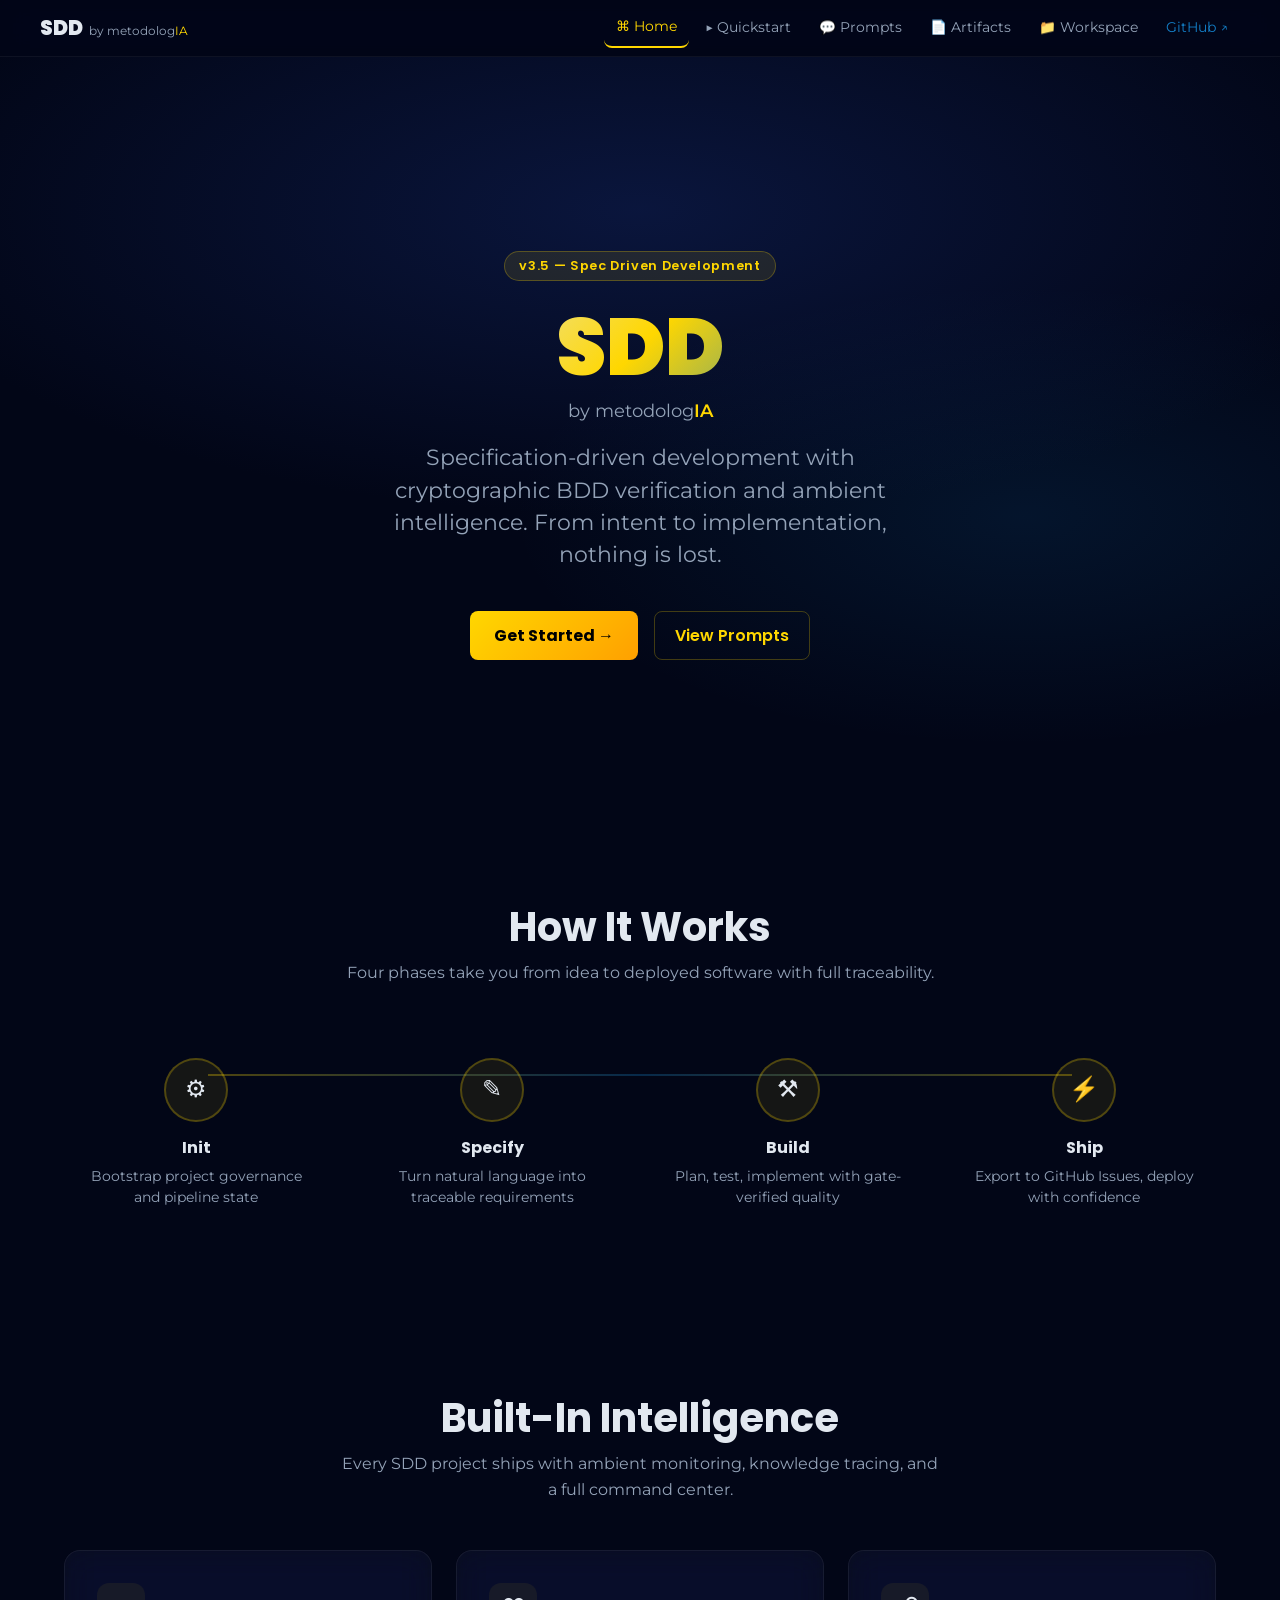
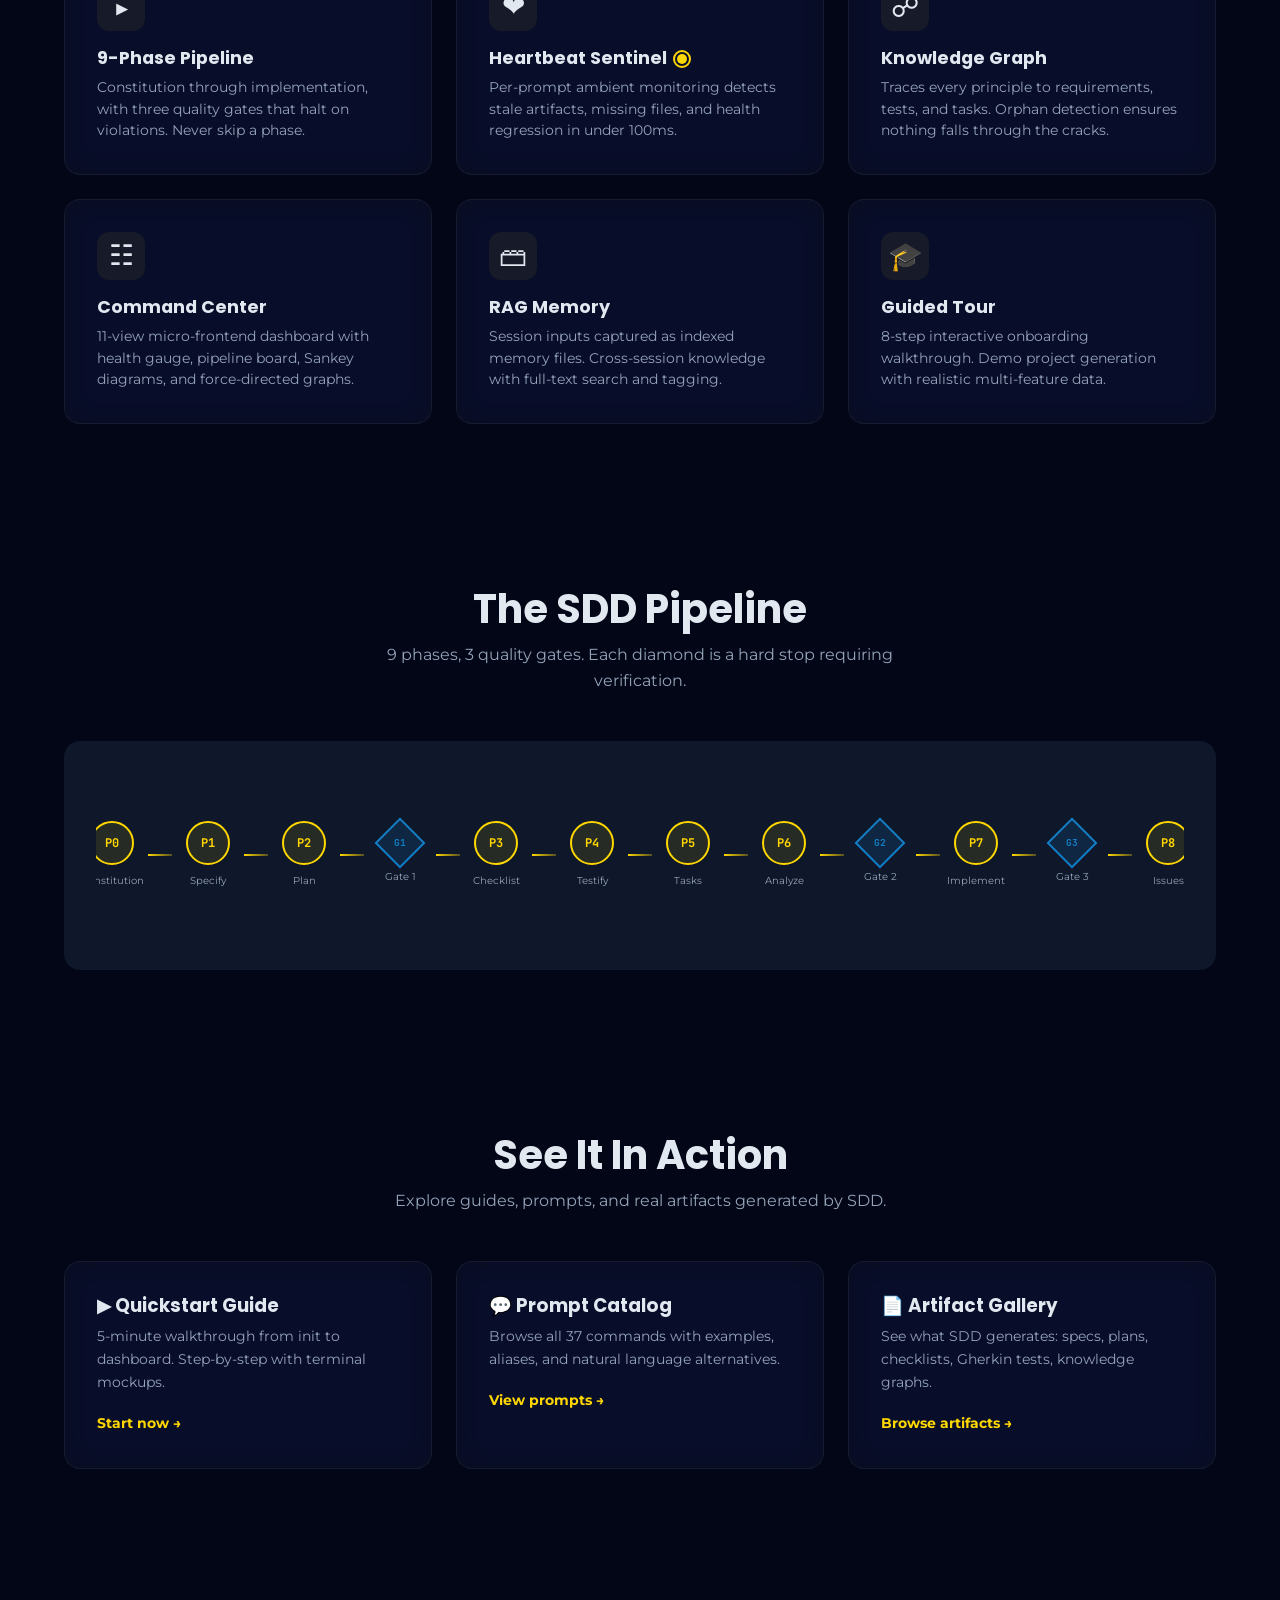
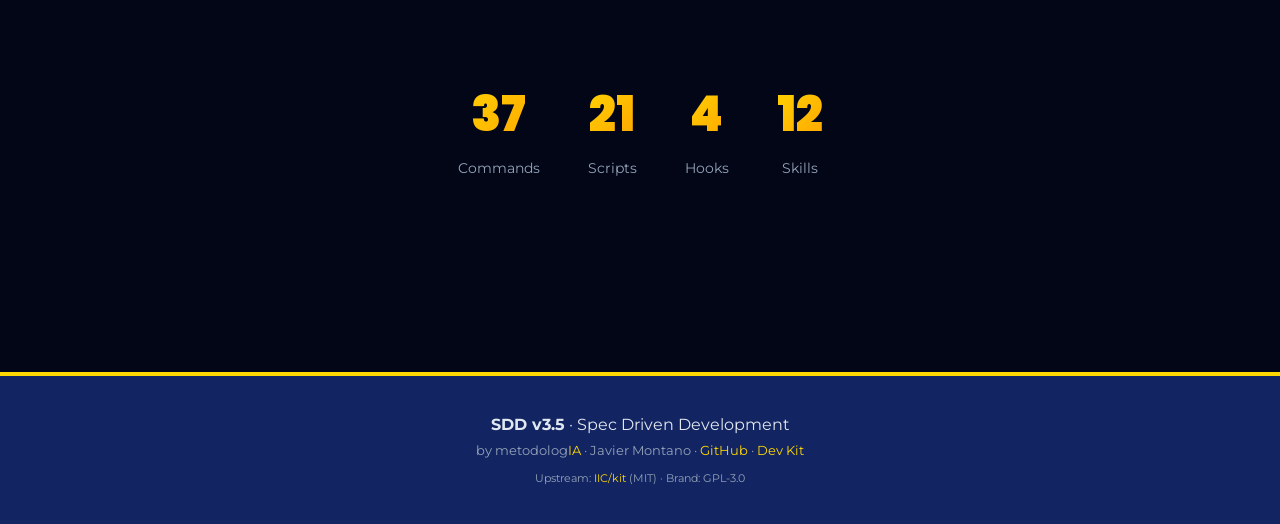
<file: docs/index.html>
<!DOCTYPE html>
<html lang="en">
<head>
  <meta charset="UTF-8">
  <meta name="viewport" content="width=device-width, initial-scale=1.0">
  <link rel="icon" type="image/svg+xml" href="data:image/svg+xml,%3Csvg xmlns='http://www.w3.org/2000/svg' viewBox='0 0 36 36'%3E%3Cdefs%3E%3ClinearGradient id='g' x1='0' y1='0' x2='1' y2='1'%3E%3Cstop offset='0%25' stop-color='%230A122A'/%3E%3Cstop offset='100%25' stop-color='%2313315C'/%3E%3C/linearGradient%3E%3C/defs%3E%3Crect width='36' height='36' rx='10' fill='url(%23g)'/%3E%3Crect x='10' y='12' width='4' height='12' rx='.5' fill='%23FFF'/%3E%3Crect x='16' y='12' width='4' height='8' rx='.5' fill='%23FFF'/%3E%3Crect x='16' y='22' width='4' height='2' rx='.5' fill='%23FFF'/%3E%3Crect x='22' y='12' width='4' height='6' rx='.5' fill='%23FFF'/%3E%3Crect x='22' y='20' width='4' height='4' rx='.5' fill='%23FFF'/%3E%3Ccircle cx='18' cy='8' r='2' fill='%23FFD700'/%3E%3C/svg%3E">
  <title>SDD — Spec Driven Development by metodologIA</title>
  <link href="https://fonts.googleapis.com/css2?family=Poppins:wght@400;600;700;900&family=Montserrat:wght@400;500;600&family=JetBrains+Mono&display=swap" rel="stylesheet">
  <link rel="stylesheet" href="shared/tokens.css">
  <style>
    /* ── Layout ─────────────────────────────────────────────── */
    .container { max-width: 1200px; margin: 0 auto; padding: 0 1.5rem; }
    section { padding: 5rem 0; }
    .section-title {
      font-family: var(--font-heading); font-weight: 700;
      font-size: clamp(1.75rem, 4vw, 2.5rem);
      text-align: center; margin-bottom: 0.5rem;
    }
    .section-sub {
      text-align: center; color: var(--text-muted);
      max-width: 600px; margin: 0 auto 3rem;
    }

    /* ── Hero ───────────────────────────────────────────────── */
    .hero {
      min-height: 85vh; display: flex; align-items: center; justify-content: center;
      text-align: center; position: relative; overflow: hidden;
      padding: 6rem 1.5rem 4rem;
    }
    .hero::before {
      content: ''; position: absolute; inset: 0;
      background:
        radial-gradient(ellipse 60% 40% at 50% 20%, rgba(18,37,98,0.5), transparent),
        radial-gradient(ellipse 40% 30% at 80% 60%, rgba(19,125,197,0.12), transparent);
      pointer-events: none;
    }
    .hero-content { position: relative; z-index: 1; max-width: 800px; }
    .hero-badge {
      display: inline-block; padding: 4px 14px; border-radius: 9999px;
      background: rgba(255,215,0,0.1); border: 1px solid rgba(255,215,0,0.25);
      color: var(--brand-gold); font-size: 0.8rem; font-weight: 600;
      font-family: var(--font-heading); margin-bottom: 1.5rem;
      letter-spacing: 0.05em;
    }
    .hero h1 {
      font-size: clamp(3rem, 7vw, 5rem); font-weight: 900;
      line-height: 1.05; margin-bottom: 0.5rem;
      background: linear-gradient(135deg, #E2E8F0 0%, #FFD700 50%, #137DC5 100%);
      -webkit-background-clip: text; -webkit-text-fill-color: transparent;
      background-clip: text;
    }
    .hero .subtitle {
      font-size: 1.1rem; color: var(--text-muted); margin-bottom: 0.25rem;
    }
    .hero .subtitle span { color: var(--brand-gold); font-weight: 600; }
    .hero .tagline {
      font-size: clamp(1rem, 2.5vw, 1.35rem); color: var(--text-muted);
      max-width: 540px; margin: 1rem auto 2.5rem; line-height: 1.5;
    }
    .hero-actions { display: flex; gap: 1rem; justify-content: center; flex-wrap: wrap; }

    /* ── How It Works ──────────────────────────────────────── */
    .steps-row {
      display: grid; grid-template-columns: repeat(4, 1fr);
      gap: 2rem; position: relative;
    }
    .steps-row::before {
      content: ''; position: absolute; top: 40px;
      left: 12.5%; right: 12.5%; height: 2px;
      background: linear-gradient(90deg, var(--brand-gold), var(--brand-blue), var(--brand-gold));
      opacity: 0.3;
    }
    .step-card {
      text-align: center; position: relative; z-index: 1;
      padding: 1.5rem 1rem;
    }
    .step-icon {
      width: 64px; height: 64px; border-radius: 50%;
      background: rgba(255,215,0,0.08); border: 2px solid var(--border-gold);
      display: flex; align-items: center; justify-content: center;
      font-size: 1.5rem; margin: 0 auto 1rem;
      transition: all var(--transition-normal);
    }
    .step-card:hover .step-icon {
      background: rgba(255,215,0,0.15);
      box-shadow: var(--shadow-glow-gold);
    }
    .step-card h3 {
      font-family: var(--font-heading); font-size: 1rem; font-weight: 700;
      margin-bottom: 0.5rem;
    }
    .step-card p { font-size: 0.85rem; color: var(--text-muted); }

    /* ── Features Grid ─────────────────────────────────────── */
    .features-grid {
      display: grid; grid-template-columns: repeat(auto-fit, minmax(300px, 1fr));
      gap: 1.5rem;
    }
    .feature-card {
      background: var(--bg-card); backdrop-filter: var(--glass);
      -webkit-backdrop-filter: var(--glass);
      border: 1px solid var(--border-subtle); border-radius: var(--radius-card);
      padding: 2rem; transition: all var(--transition-normal);
    }
    .feature-card:hover {
      transform: translateY(-4px);
      box-shadow: var(--shadow-glow-gold);
      border-color: var(--border-gold);
    }
    .feature-icon {
      font-size: 1.75rem; margin-bottom: 1rem;
      width: 48px; height: 48px; border-radius: 12px;
      background: rgba(255,215,0,0.06);
      display: flex; align-items: center; justify-content: center;
    }
    .feature-card h3 {
      font-family: var(--font-heading); font-size: 1.1rem;
      margin-bottom: 0.5rem;
    }
    .feature-card p { font-size: 0.9rem; color: var(--text-muted); line-height: 1.5; }

    /* Heartbeat pulse animation */
    .pulse-dot {
      display: inline-block; width: 10px; height: 10px;
      background: var(--brand-gold); border-radius: 50%;
      animation: pulse-ring 1.5s ease-out infinite;
      position: relative; vertical-align: middle; margin-left: 6px;
    }
    .pulse-dot::after {
      content: ''; position: absolute; inset: -4px;
      border: 2px solid var(--brand-gold); border-radius: 50%;
      animation: pulse-expand 1.5s ease-out infinite;
    }
    @keyframes pulse-ring {
      0%, 100% { opacity: 1; }
      50% { opacity: 0.5; }
    }
    @keyframes pulse-expand {
      0% { transform: scale(1); opacity: 0.6; }
      100% { transform: scale(2.2); opacity: 0; }
    }

    /* ── Pipeline Visualization ────────────────────────────── */
    .pipeline-section { background: var(--bg-surface); border-radius: var(--radius-card); padding: 3rem 2rem; }
    .pipeline-track {
      display: flex; align-items: center; justify-content: center;
      gap: 0; overflow-x: auto; padding: 2rem 0;
      position: relative;
    }
    .pipeline-node {
      display: flex; flex-direction: column; align-items: center;
      min-width: 72px; position: relative; z-index: 1;
    }
    .pipeline-circle {
      width: 44px; height: 44px; border-radius: 50%;
      background: rgba(255,215,0,0.1); border: 2px solid var(--brand-gold);
      display: flex; align-items: center; justify-content: center;
      font-family: var(--font-mono); font-size: 0.75rem; font-weight: 700;
      color: var(--brand-gold);
      transition: all var(--transition-normal);
    }
    .pipeline-circle:hover {
      background: rgba(255,215,0,0.2);
      box-shadow: 0 0 16px rgba(255,215,0,0.3);
    }
    .pipeline-gate {
      width: 36px; height: 36px; transform: rotate(45deg);
      background: rgba(19,125,197,0.15); border: 2px solid var(--brand-blue);
      display: flex; align-items: center; justify-content: center;
      margin: 0 4px;
    }
    .pipeline-gate span {
      transform: rotate(-45deg);
      font-family: var(--font-mono); font-size: 0.6rem; font-weight: 700;
      color: var(--brand-blue);
    }
    .pipeline-label {
      font-size: 0.65rem; color: var(--text-muted);
      margin-top: 0.5rem; text-align: center; max-width: 64px;
      font-family: var(--font-body);
    }
    .pipeline-connector {
      width: 24px; height: 2px;
      background: linear-gradient(90deg, var(--brand-gold), rgba(255,215,0,0.3));
      flex-shrink: 0;
    }

    /* ── CTA Cards ─────────────────────────────────────────── */
    .cta-grid {
      display: grid; grid-template-columns: repeat(auto-fit, minmax(280px, 1fr));
      gap: 1.5rem;
    }
    .cta-card {
      background: var(--bg-card); backdrop-filter: var(--glass);
      -webkit-backdrop-filter: var(--glass);
      border: 1px solid var(--border-subtle); border-radius: var(--radius-card);
      padding: 2rem; text-decoration: none; color: inherit;
      transition: all var(--transition-normal); display: block;
    }
    .cta-card:hover {
      transform: translateY(-4px);
      box-shadow: var(--shadow-glow-gold);
      border-color: var(--border-gold);
      color: inherit;
    }
    .cta-card h3 {
      font-family: var(--font-heading); font-size: 1.15rem;
      margin-bottom: 0.5rem; color: var(--text-primary);
    }
    .cta-card p { color: var(--text-muted); font-size: 0.9rem; margin-bottom: 1rem; }
    .cta-card .arrow { color: var(--brand-gold); font-weight: 700; font-size: 0.9rem; }

    /* ── Stats ─────────────────────────────────────────────── */
    .stats-row {
      display: flex; justify-content: center; gap: 3rem; flex-wrap: wrap;
      padding: 3rem 0;
    }
    .stat-item { text-align: center; }
    .stat-number {
      font-family: var(--font-heading); font-weight: 900;
      font-size: clamp(2rem, 4vw, 3rem);
      background: linear-gradient(135deg, var(--brand-gold), var(--brand-gold-dark));
      -webkit-background-clip: text; -webkit-text-fill-color: transparent;
      background-clip: text;
    }
    .stat-label { font-size: 0.85rem; color: var(--text-muted); margin-top: 0.25rem; }

    /* ── Responsive ────────────────────────────────────────── */
    @media (max-width: 768px) {
      .steps-row { grid-template-columns: repeat(2, 1fr); }
      .steps-row::before { display: none; }
      .pipeline-track { justify-content: flex-start; }
      .stats-row { gap: 2rem; }
    }
    @media (max-width: 480px) {
      .steps-row { grid-template-columns: 1fr; }
      .hero h1 { font-size: 2.5rem; }
    }
  </style>
</head>
<body>
  <script src="shared/nav.js"></script>

  <!-- ════════════════════════════════════════════════════════
       HERO
       ════════════════════════════════════════════════════════ -->
  <section class="hero">
    <div class="hero-content">
      <div class="hero-badge">v3.5 &mdash; Spec Driven Development</div>
      <h1>SDD</h1>
      <p class="subtitle">by metodolog<span>IA</span></p>
      <p class="tagline">
        Specification-driven development with cryptographic BDD verification
        and ambient intelligence. From intent to implementation, nothing is lost.
      </p>
      <div class="hero-actions">
        <a href="quickstart.html" class="btn-gold">Get Started &rarr;</a>
        <a href="prompts.html" class="btn-outline">View Prompts</a>
      </div>
    </div>
  </section>

  <!-- ════════════════════════════════════════════════════════
       HOW IT WORKS
       ════════════════════════════════════════════════════════ -->
  <section>
    <div class="container">
      <h2 class="section-title">How It Works</h2>
      <p class="section-sub">Four phases take you from idea to deployed software with full traceability.</p>
      <div class="steps-row">
        <div class="step-card">
          <div class="step-icon">&#9881;</div>
          <h3>Init</h3>
          <p>Bootstrap project governance and pipeline state</p>
        </div>
        <div class="step-card">
          <div class="step-icon">&#9998;</div>
          <h3>Specify</h3>
          <p>Turn natural language into traceable requirements</p>
        </div>
        <div class="step-card">
          <div class="step-icon">&#9874;</div>
          <h3>Build</h3>
          <p>Plan, test, implement with gate-verified quality</p>
        </div>
        <div class="step-card">
          <div class="step-icon">&#9889;</div>
          <h3>Ship</h3>
          <p>Export to GitHub Issues, deploy with confidence</p>
        </div>
      </div>
    </div>
  </section>

  <!-- ════════════════════════════════════════════════════════
       FEATURES GRID
       ════════════════════════════════════════════════════════ -->
  <section>
    <div class="container">
      <h2 class="section-title">Built-In Intelligence</h2>
      <p class="section-sub">Every SDD project ships with ambient monitoring, knowledge tracing, and a full command center.</p>
      <div class="features-grid">

        <div class="feature-card">
          <div class="feature-icon">&#9654;</div>
          <h3>9-Phase Pipeline</h3>
          <p>Constitution through implementation, with three quality gates that halt on violations. Never skip a phase.</p>
        </div>

        <div class="feature-card">
          <div class="feature-icon">&#10084;</div>
          <h3>Heartbeat Sentinel <span class="pulse-dot"></span></h3>
          <p>Per-prompt ambient monitoring detects stale artifacts, missing files, and health regression in under 100ms.</p>
        </div>

        <div class="feature-card">
          <div class="feature-icon">&#9741;</div>
          <h3>Knowledge Graph</h3>
          <p>Traces every principle to requirements, tests, and tasks. Orphan detection ensures nothing falls through the cracks.</p>
        </div>

        <div class="feature-card">
          <div class="feature-icon">&#9783;</div>
          <h3>Command Center</h3>
          <p>11-view micro-frontend dashboard with health gauge, pipeline board, Sankey diagrams, and force-directed graphs.</p>
        </div>

        <div class="feature-card">
          <div class="feature-icon">&#128451;</div>
          <h3>RAG Memory</h3>
          <p>Session inputs captured as indexed memory files. Cross-session knowledge with full-text search and tagging.</p>
        </div>

        <div class="feature-card">
          <div class="feature-icon">&#127891;</div>
          <h3>Guided Tour</h3>
          <p>8-step interactive onboarding walkthrough. Demo project generation with realistic multi-feature data.</p>
        </div>

      </div>
    </div>
  </section>

  <!-- ════════════════════════════════════════════════════════
       PIPELINE VISUALIZATION
       ════════════════════════════════════════════════════════ -->
  <section>
    <div class="container">
      <h2 class="section-title">The SDD Pipeline</h2>
      <p class="section-sub">9 phases, 3 quality gates. Each diamond is a hard stop requiring verification.</p>
      <div class="pipeline-section">
        <div class="pipeline-track">
          <!-- Phase 0 -->
          <div class="pipeline-node">
            <div class="pipeline-circle">P0</div>
            <div class="pipeline-label">Constitution</div>
          </div>
          <div class="pipeline-connector"></div>
          <!-- Phase 1 -->
          <div class="pipeline-node">
            <div class="pipeline-circle">P1</div>
            <div class="pipeline-label">Specify</div>
          </div>
          <div class="pipeline-connector"></div>
          <!-- Phase 2 -->
          <div class="pipeline-node">
            <div class="pipeline-circle">P2</div>
            <div class="pipeline-label">Plan</div>
          </div>
          <div class="pipeline-connector"></div>
          <!-- Gate 1 -->
          <div class="pipeline-node">
            <div class="pipeline-gate"><span>G1</span></div>
            <div class="pipeline-label">Gate 1</div>
          </div>
          <div class="pipeline-connector"></div>
          <!-- Phase 3 -->
          <div class="pipeline-node">
            <div class="pipeline-circle">P3</div>
            <div class="pipeline-label">Checklist</div>
          </div>
          <div class="pipeline-connector"></div>
          <!-- Phase 4 -->
          <div class="pipeline-node">
            <div class="pipeline-circle">P4</div>
            <div class="pipeline-label">Testify</div>
          </div>
          <div class="pipeline-connector"></div>
          <!-- Phase 5 -->
          <div class="pipeline-node">
            <div class="pipeline-circle">P5</div>
            <div class="pipeline-label">Tasks</div>
          </div>
          <div class="pipeline-connector"></div>
          <!-- Phase 6 -->
          <div class="pipeline-node">
            <div class="pipeline-circle">P6</div>
            <div class="pipeline-label">Analyze</div>
          </div>
          <div class="pipeline-connector"></div>
          <!-- Gate 2 -->
          <div class="pipeline-node">
            <div class="pipeline-gate"><span>G2</span></div>
            <div class="pipeline-label">Gate 2</div>
          </div>
          <div class="pipeline-connector"></div>
          <!-- Phase 7 -->
          <div class="pipeline-node">
            <div class="pipeline-circle">P7</div>
            <div class="pipeline-label">Implement</div>
          </div>
          <div class="pipeline-connector"></div>
          <!-- Gate 3 -->
          <div class="pipeline-node">
            <div class="pipeline-gate"><span>G3</span></div>
            <div class="pipeline-label">Gate 3</div>
          </div>
          <div class="pipeline-connector"></div>
          <!-- Phase 8 -->
          <div class="pipeline-node">
            <div class="pipeline-circle">P8</div>
            <div class="pipeline-label">Issues</div>
          </div>
        </div>
      </div>
    </div>
  </section>

  <!-- ════════════════════════════════════════════════════════
       SEE IT IN ACTION
       ════════════════════════════════════════════════════════ -->
  <section>
    <div class="container">
      <h2 class="section-title">See It In Action</h2>
      <p class="section-sub">Explore guides, prompts, and real artifacts generated by SDD.</p>
      <div class="cta-grid">
        <a href="quickstart.html" class="cta-card">
          <h3>&#9654; Quickstart Guide</h3>
          <p>5-minute walkthrough from init to dashboard. Step-by-step with terminal mockups.</p>
          <span class="arrow">Start now &rarr;</span>
        </a>
        <a href="prompts.html" class="cta-card">
          <h3>&#128172; Prompt Catalog</h3>
          <p>Browse all 37 commands with examples, aliases, and natural language alternatives.</p>
          <span class="arrow">View prompts &rarr;</span>
        </a>
        <a href="artifacts.html" class="cta-card">
          <h3>&#128196; Artifact Gallery</h3>
          <p>See what SDD generates: specs, plans, checklists, Gherkin tests, knowledge graphs.</p>
          <span class="arrow">Browse artifacts &rarr;</span>
        </a>
      </div>
    </div>
  </section>

  <!-- ════════════════════════════════════════════════════════
       STATS
       ════════════════════════════════════════════════════════ -->
  <section>
    <div class="container">
      <div class="stats-row">
        <div class="stat-item">
          <div class="stat-number">37</div>
          <div class="stat-label">Commands</div>
        </div>
        <div class="stat-item">
          <div class="stat-number">21</div>
          <div class="stat-label">Scripts</div>
        </div>
        <div class="stat-item">
          <div class="stat-number">4</div>
          <div class="stat-label">Hooks</div>
        </div>
        <div class="stat-item">
          <div class="stat-number">12</div>
          <div class="stat-label">Skills</div>
        </div>
      </div>
    </div>
  </section>

  <script src="shared/footer.js"></script>
</body>
</html>
</file>
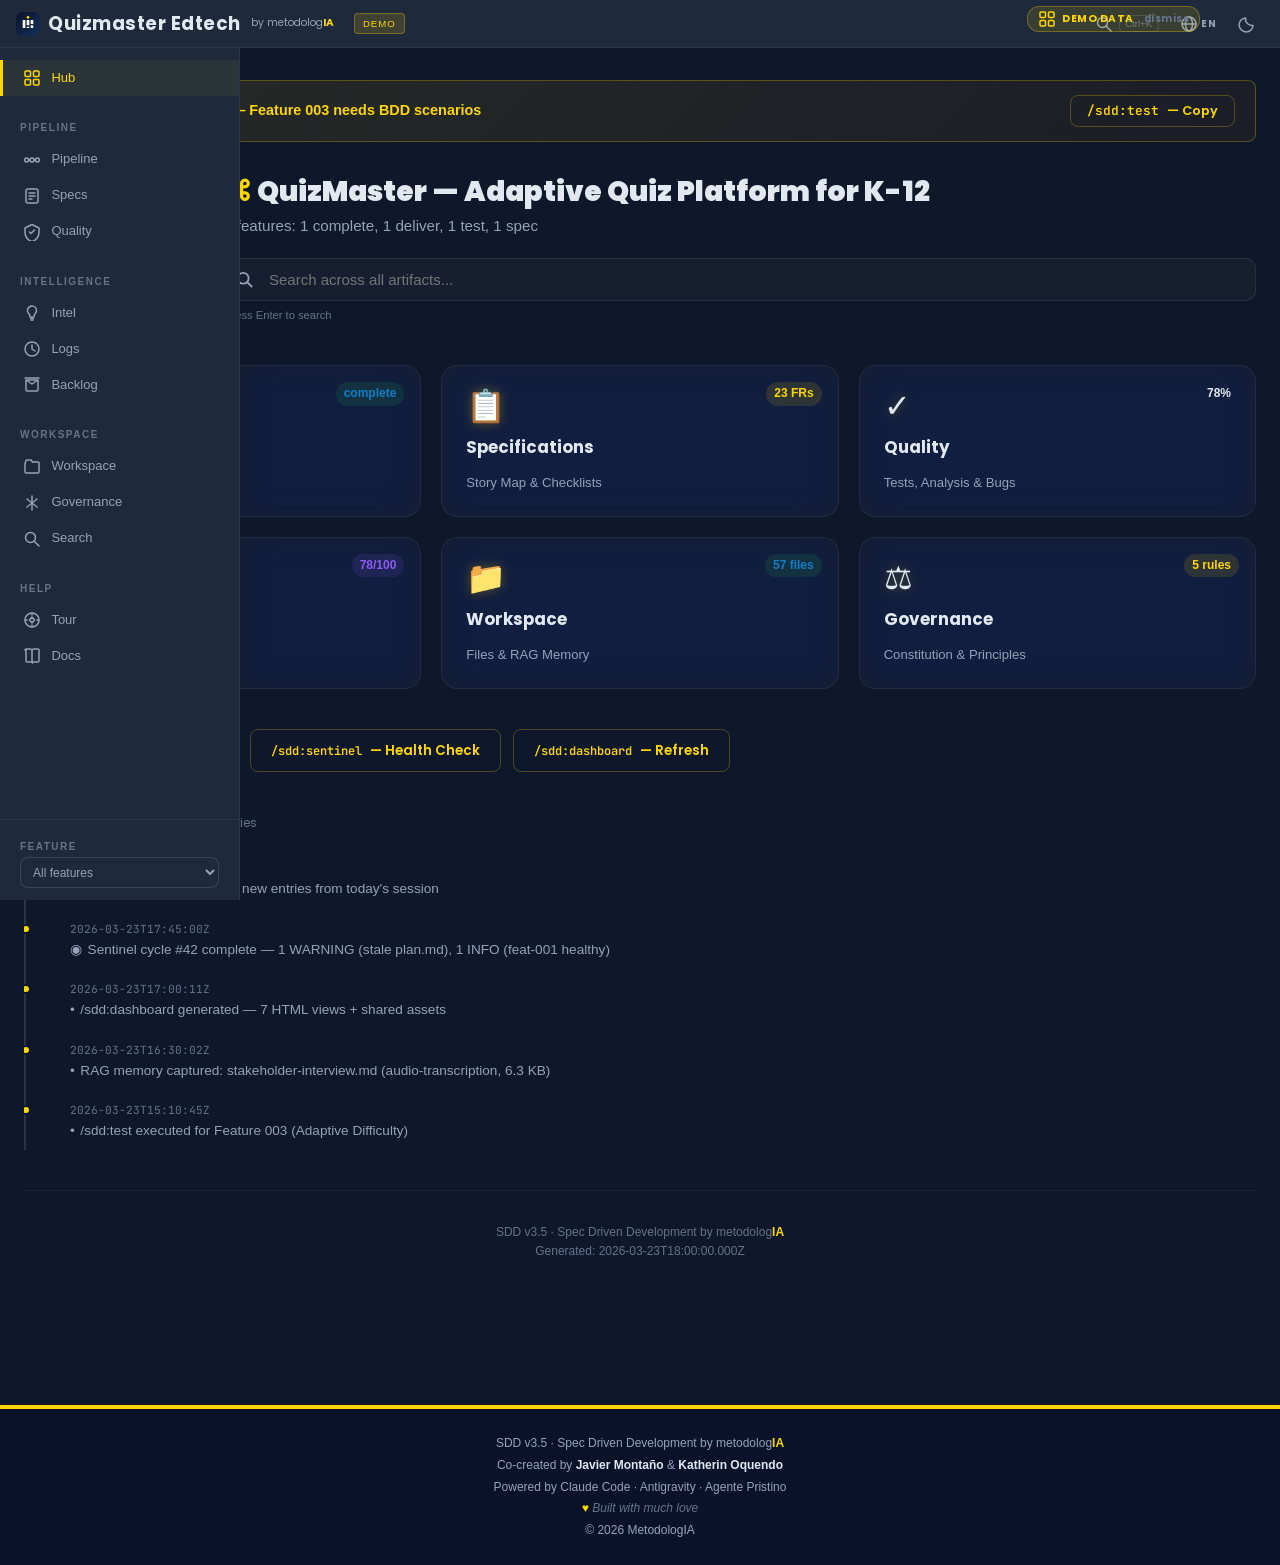
<file: scripts/command-center/index.html>
<!DOCTYPE html>
<html lang="en">
<head>
  <meta charset="UTF-8">
  <meta name="viewport" content="width=device-width, initial-scale=1.0">
  <link rel="icon" type="image/svg+xml" href="data:image/svg+xml,%3Csvg xmlns='http://www.w3.org/2000/svg' viewBox='0 0 36 36'%3E%3Cdefs%3E%3ClinearGradient id='g' x1='0' y1='0' x2='1' y2='1'%3E%3Cstop offset='0%25' stop-color='%230A122A'/%3E%3Cstop offset='100%25' stop-color='%2313315C'/%3E%3C/linearGradient%3E%3C/defs%3E%3Crect width='36' height='36' rx='10' fill='url(%23g)'/%3E%3Crect x='10' y='12' width='4' height='12' rx='.5' fill='%23FFF'/%3E%3Crect x='16' y='12' width='4' height='8' rx='.5' fill='%23FFF'/%3E%3Crect x='16' y='22' width='4' height='2' rx='.5' fill='%23FFF'/%3E%3Crect x='22' y='12' width='4' height='6' rx='.5' fill='%23FFF'/%3E%3Crect x='22' y='20' width='4' height='4' rx='.5' fill='%23FFF'/%3E%3Ccircle cx='18' cy='8' r='2' fill='%23FFD700'/%3E%3C/svg%3E">
  <title>SDD Command Center &mdash; Spec Driven Development by metodologIA</title>
  <link rel="icon" href="shared/favicon.svg" type="image/svg+xml">
  <link href="https://fonts.googleapis.com/css2?family=Poppins:wght@400;600;700;900&family=JetBrains+Mono&display=swap" rel="stylesheet">
  <link rel="stylesheet" href="shared/tokens.css">
  <script src="shared/search.js" defer></script>
  <script src="shared/data.js"></script>
  <script src="shared/filter.js" defer></script>
  <script src="shared/i18n.js" defer></script>
  <script src="shared/nav.js" defer></script>
  <script src="shared/footer.js" defer></script>
  <style>
    /* ── Layout ─────────────────────────────────────────────── */
    .cc-main { max-width:1280px; margin:0 auto; padding:2rem 1.5rem 3rem; }

    /* ── Smart Banner ──────────────────────────────────────── */
    .smart-banner {
      background:linear-gradient(135deg, rgba(255,215,0,0.1), rgba(255,160,0,0.05));
      border:1px solid var(--border-gold); border-radius:var(--radius-sm);
      padding:0.85rem 1.25rem; display:flex; align-items:center; justify-content:space-between;
      gap:1rem; margin-bottom:2rem; flex-wrap:wrap;
    }
    .smart-banner-text { color:var(--brand-gold); font-weight:600; font-size:0.9rem; }
    .smart-banner .btn-outline { font-size:0.8rem; padding:0.4rem 1rem; }
    .smart-banner.hidden { display:none; }

    /* ── Hero ───────────────────────────────────────────────── */
    .hero { display:flex; align-items:center; gap:2.5rem; margin-bottom:2.5rem; flex-wrap:wrap; }
    .hero-gauge { flex-shrink:0; position:relative; width:160px; height:100px; }
    .hero-gauge svg { width:160px; height:100px; }
    .gauge-bg { fill:none; stroke:var(--bg-raised); stroke-width:12; stroke-linecap:round; }
    .gauge-fill { fill:none; stroke-width:12; stroke-linecap:round; transition:stroke-dashoffset 1s ease, stroke 0.5s ease; }
    .gauge-score {
      position:absolute; bottom:4px; left:50%; transform:translateX(-50%);
      font-family:var(--font-heading); font-size:1.6rem; font-weight:900;
    }
    .gauge-label {
      position:absolute; bottom:-16px; left:50%; transform:translateX(-50%);
      font-size:0.65rem; color:var(--text-muted); white-space:nowrap;
    }

    .hero-info { flex:1; min-width:200px; }
    .hero-title { font-size:1.75rem; font-weight:900; margin-bottom:0.3rem; }
    .hero-title .gold { color:var(--brand-gold); }
    .hero-subtitle { color:var(--text-muted); font-size:0.95rem; }

    /* ── Nav Cards Grid ────────────────────────────────────── */
    .nav-grid { display:grid; grid-template-columns:repeat(3,1fr); gap:1.25rem; margin-bottom:2.5rem; }
    .nav-card {
      position:relative; display:flex; flex-direction:column; gap:0.75rem;
      text-decoration:none; color:inherit; cursor:pointer;
    }
    .nav-card .card-icon { font-size:2rem; line-height:1; filter:drop-shadow(0 0 6px rgba(255,215,0,0.3)); }
    .nav-card .card-title { font-family:var(--font-heading); font-size:1.05rem; font-weight:700; color:var(--text-primary); }
    .nav-card .card-desc { font-size:0.82rem; color:var(--text-muted); line-height:1.45; }
    .nav-card .badge { position:absolute; top:1rem; right:1rem; }

    /* ── Quick Actions ─────────────────────────────────────── */
    .quick-actions { display:flex; gap:0.75rem; flex-wrap:wrap; margin-bottom:2.5rem; }
    .quick-actions .btn-outline code { font-family:var(--font-mono); font-size:0.75rem; }

    /* ── Activity Timeline ─────────────────────────────────── */
    .activity-section { margin-bottom:2.5rem; }
    .section-title { font-size:1.1rem; font-weight:700; margin-bottom:1rem; display:flex; align-items:center; gap:0.5rem; }
    .timeline { display:flex; flex-direction:column; gap:0; padding-left:1.5rem; border-left:2px solid var(--border-medium); }
    .timeline-item { position:relative; padding:0.65rem 0 0.65rem 1.25rem; }
    .timeline-item::before {
      content:''; position:absolute; left:-1.5rem; top:0.85rem; transform:translateX(-50%);
      width:10px; height:10px; border-radius:50%; background:var(--brand-gold);
      border:2px solid var(--bg-body);
    }
    .timeline-item:last-child { padding-bottom:0; }
    .tl-time { font-size:0.7rem; color:var(--text-dim); font-family:var(--font-mono); }
    .tl-icon { margin-right:0.35rem; }
    .tl-desc { font-size:0.85rem; color:var(--text-muted); }

    /* ── No Data State ─────────────────────────────────────── */
    .no-data { text-align:center; padding:3rem 1rem; }
    .no-data-icon { font-size:3rem; margin-bottom:1rem; opacity:0.4; }
    .no-data-text { color:var(--text-dim); font-size:0.95rem; margin-bottom:1rem; }

    /* ── Footer ────────────────────────────────────────────── */
    .cc-footer {
      text-align:center; padding:2rem 1rem; border-top:1px solid var(--border-subtle);
      color:var(--text-dim); font-size:0.75rem; margin-top:2rem;
    }
    .cc-footer .gold { color:var(--brand-gold); font-weight:600; }

    /* ── Responsive ────────────────────────────────────────── */
    /* ── Global Search ──────────────────────────────────────── */
    .sdd-search-bar { margin-bottom: 1.5rem; }
    .sdd-search-input-wrap { position: relative; display: flex; align-items: center; }
    .sdd-search-icon { position: absolute; left: 12px; width: 18px; height: 18px; color: #94A3B8; pointer-events: none; }
    .sdd-search-input { width: 100%; padding: 10px 12px 10px 40px; background: rgba(255,255,255,0.03); border: 1px solid rgba(255,255,255,0.08); border-radius: 10px; color: #E2E8F0; font-family: var(--font-body, Trebuchet MS, sans-serif); font-size: 14px; outline: none; transition: border-color 0.2s; }
    .sdd-search-input:focus { border-color: #FFD700; box-shadow: 0 0 0 2px rgba(255,215,0,0.15); }
    .sdd-search-count { position: absolute; right: 12px; font-size: 11px; color: #64748B; font-family: var(--font-mono, 'JetBrains Mono', monospace); }
    .global-search-wrap { margin-top:1.25rem; }
    .global-search-wrap .sdd-search-input { font-size:15px; padding:12px 16px 12px 44px; }
    .global-search-hint { font-size:0.7rem; color:var(--text-dim); margin-top:0.4rem; }
    .activity-scroll { max-height:300px; overflow-y:auto; scrollbar-width:thin; scrollbar-color:var(--bg-raised) transparent; }
    .activity-scroll::-webkit-scrollbar { width:4px; }
    .activity-scroll::-webkit-scrollbar-track { background:transparent; }
    .activity-scroll::-webkit-scrollbar-thumb { background:var(--bg-raised); border-radius:2px; }

    @media(max-width:960px) { .nav-grid { grid-template-columns:repeat(2,1fr); } }
    @media(max-width:600px) {
      .nav-grid { grid-template-columns:1fr; }
      .hero { flex-direction:column; align-items:flex-start; gap:1.5rem; }
      .hero-gauge { width:140px; height:88px; }
      .hero-gauge svg { width:140px; height:88px; }
      .quick-actions { flex-direction:column; }
    }
  </style>
</head>
<body>

<main class="cc-main" id="cc-root">
  <!-- Populated by script below -->
</main>

<script>
(function () {
  'use strict';

  /* ── i18n helper ─────────────────────────────────────────── */
  function t(key, fallback) { return (window.SDD && SDD.i18n ? SDD.i18n.t(key) : fallback); }

  /* ── Safe data accessors ─────────────────────────────────── */
  function D() { return window.DASHBOARD_DATA || null; }
  function get(path, fallback) {
    try {
      return path.split('.').reduce(function (o, k) { return o[k]; }, D()) ?? fallback;
    } catch (_) { return fallback; }
  }

  const root = document.getElementById('cc-root');

  /* ── No data guard ───────────────────────────────────────── */
  if (!D()) {
    root.innerHTML = `
      <div class="no-data">
        <div class="no-data-icon">&#x2318;</div>
        <h2 style="margin-bottom:0.5rem">No Data Loaded</h2>
        <p class="no-data-text">Run <code style="color:var(--brand-gold)">/sdd:dashboard</code> to generate the <code>data.js</code> file,<br>then refresh this page.</p>
      </div>
      <footer class="cc-footer">SDD v3.5 &middot; Spec Driven Development by metodolog<span class="gold">IA</span></footer>
    `;
    return;
  }

  /* ── Health score gauge helpers ──────────────────────────── */
  var score = get('insights.healthScore', 0);
  score = Math.max(0, Math.min(100, Math.round(score)));
  var gaugeColor = score >= 75 ? '#137DC5' : score >= 50 ? '#FFD700' : '#EF4444';

  // SVG arc: semicircle from 180 to 0 degrees (left to right)
  var R = 44, CX = 80, CY = 82;
  var circumHalf = Math.PI * R; // half-circle length
  var offset = circumHalf - (circumHalf * score / 100);

  /* ── Derive summary line ─────────────────────────────────── */
  var features = get('features', []);
  var phaseCounts = {};
  features.forEach(function (f) {
    var ph = (f.phase || f.status || 'unknown').toLowerCase();
    phaseCounts[ph] = (phaseCounts[ph] || 0) + 1;
  });
  var summaryParts = [];
  Object.keys(phaseCounts).forEach(function (ph) {
    summaryParts.push(phaseCounts[ph] + ' ' + ph);
  });
  var pipelineSummary = features.length + ' feature' + (features.length !== 1 ? 's' : '');
  if (summaryParts.length) pipelineSummary += ': ' + summaryParts.join(', ');

  /* ── Card definitions ────────────────────────────────────── */
  var frCount = 0;
  features.forEach(function (f) { frCount += (f.requirements || f.stories || []).length; });
  if (!frCount) frCount = features.length;

  var testRate = get('insights.testPassRate', get('quality.passRate', '--'));
  if (typeof testRate === 'number') testRate = Math.round(testRate) + '%';

  var fileCount = get('workspace.files.length', get('files.length', '--'));
  var principleCount = get('governance.principles.length', get('constitution.principles.length', '--'));

  var cards = [
    { id:'pipeline',     icon:'\u25B6',       title:t('pipeline.title','Pipeline'),       desc:'Board & Pipeline views',        href:'pipeline.html',     badge: Object.keys(phaseCounts)[0] || 'pipeline', cls:'badge-blue' },
    { id:'specs',        icon:'\uD83D\uDCCB', title:t('specs.title','Specifications'),    desc:'Story Map & Checklists',        href:'specs.html',        badge: frCount + ' FRs',                         cls:'badge-gold' },
    { id:'quality',      icon:'\u2713',        title:t('quality.title','Quality'),         desc:'Tests, Analysis & Bugs',        href:'quality.html',       badge: testRate,                                  cls:'badge-green' },
    { id:'intelligence', icon:'\u25C9',        title:t('intel.title','Intelligence'),      desc:'Insights, Graph & Timeline',    href:'intelligence.html',  badge: score + '/100',                            cls:'badge-purple' },
    { id:'workspace',    icon:'\uD83D\uDCC1', title:t('workspace.title','Workspace'),     desc:'Files & RAG Memory',            href:'workspace.html',     badge: fileCount + ' files',                      cls:'badge-blue' },
    { id:'governance',   icon:'\u2696',        title:t('governance.title','Governance'),   desc:'Constitution & Principles',     href:'governance.html',    badge: principleCount + ' rules',                 cls:'badge-gold' }
  ];

  var cardsHTML = cards.map(function (c) {
    return '<a href="' + c.href + '" class="card nav-card">' +
      '<span class="badge ' + c.cls + '">' + c.badge + '</span>' +
      '<span class="card-icon">' + c.icon + '</span>' +
      '<span class="card-title">' + c.title + '</span>' +
      '<span class="card-desc">' + c.desc + '</span>' +
    '</a>';
  }).join('');

  /* ── Session activity (ALL entries, scrollable) ──────────── */
  var logs = get('sessionLog', []).slice().reverse();
  var activityHTML = '';
  if (logs.length) {
    activityHTML = '<section class="activity-section">' +
      '<h3 class="section-title">\uD83D\uDD53 Session Activity <span style="font-size:0.75rem;color:var(--text-dim);font-weight:400">' + logs.length + ' entries</span></h3>' +
      '<div class="activity-scroll"><div class="timeline">' +
      logs.map(function (e) {
        var icon = ({ spec:'\uD83D\uDCCB', test:'\u2713', fix:'\uD83D\uDD27', deploy:'\uD83D\uDE80', sentinel:'\u25C9' })[e.type] || '\u2022';
        var time = e.timestamp || e.time || '';
        return '<div class="timeline-item">' +
          '<div class="tl-time">' + time + '</div>' +
          '<div class="tl-desc"><span class="tl-icon">' + icon + '</span>' + (e.description || e.message || e.type || '') + '</div>' +
        '</div>';
      }).join('') +
      '</div></div></section>';
  }

  /* ── Smart banner ────────────────────────────────────────── */
  var smartNav = get('smartNav', null);
  var bannerHTML = '';
  if (smartNav) {
    bannerHTML = '<div class="smart-banner">' +
      '<span class="smart-banner-text">\u26A1 ' + (smartNav.message || smartNav.action || 'Next step available') + '</span>' +
      '<button class="btn-outline" onclick="navigator.clipboard.writeText(\'' + (smartNav.command || '') + '\')">' +
        '<code>' + (smartNav.command || 'action') + '</code> &mdash; Copy' +
      '</button>' +
    '</div>';
  }

  /* ── Project name ────────────────────────────────────────── */
  var projectName = get('premise.name', get('project.name', 'SDD Project'));
  var generatedAt = get('generatedAt', get('timestamp', ''));

  /* ── Render ──────────────────────────────────────────────── */
  root.innerHTML =
    bannerHTML +

    '<section class="hero">' +
      '<div class="hero-gauge">' +
        '<svg viewBox="0 0 160 100">' +
          '<path class="gauge-bg" d="M 16 82 A 44 44 0 0 1 144 82" />' +
          '<path class="gauge-fill" d="M 16 82 A 44 44 0 0 1 144 82"' +
            ' stroke="' + gaugeColor + '"' +
            ' stroke-dasharray="' + circumHalf.toFixed(2) + '"' +
            ' stroke-dashoffset="' + offset.toFixed(2) + '" />' +
        '</svg>' +
        '<div class="gauge-score" style="color:' + gaugeColor + '">' + score + '</div>' +
        '<div class="gauge-label" data-i18n="hub.health">Health Score</div>' +
      '</div>' +
      '<div class="hero-info">' +
        '<h1 class="hero-title"><span class="gold">\u2318</span> ' + projectName + '</h1>' +
        '<p class="hero-subtitle">' + pipelineSummary + '</p>' +
        '<div class="global-search-wrap">' +
          '<div class="sdd-search-input-wrap">' +
            '<svg class="sdd-search-icon" viewBox="0 0 20 20" fill="none" stroke="currentColor" stroke-width="2"><circle cx="8" cy="8" r="6"/><line x1="12.5" y1="12.5" x2="18" y2="18"/></svg>' +
            '<input class="sdd-search-input" id="global-search" type="text" data-i18n="search.placeholder" placeholder="Search across all pages..." />' +
          '</div>' +
          '<div class="global-search-hint">Press Enter to search</div>' +
        '</div>' +
      '</div>' +
    '</section>' +

    '<section class="nav-grid">' + cardsHTML + '</section>' +

    '<section class="quick-actions">' +
      '<button class="btn-outline" onclick="navigator.clipboard.writeText(\'/sdd:spec\')"><code>/sdd:spec</code> &mdash; New Feature</button>' +
      '<button class="btn-outline" onclick="navigator.clipboard.writeText(\'/sdd:sentinel\')"><code>/sdd:sentinel</code> &mdash; Health Check</button>' +
      '<button class="btn-outline" onclick="navigator.clipboard.writeText(\'/sdd:dashboard\')"><code>/sdd:dashboard</code> &mdash; Refresh</button>' +
    '</section>' +

    activityHTML +

    '<footer class="cc-footer">' +
      'SDD v3.5 &middot; Spec Driven Development by metodolog<span class="gold">IA</span>' +
      (generatedAt ? '<br>Generated: ' + generatedAt : '') +
    '</footer>';

  // Global search redirect
  setTimeout(function() {
    var searchInput = document.getElementById('global-search');
    if (searchInput) {
      searchInput.addEventListener('keydown', function(e) {
        if (e.key === 'Enter') {
          var val = searchInput.value.trim();
          if (val) {
            window.location.href = 'search.html?q=' + encodeURIComponent(val);
          }
        }
      });
    }
  }, 100);
})();
</script>

</body>
</html>
</file>
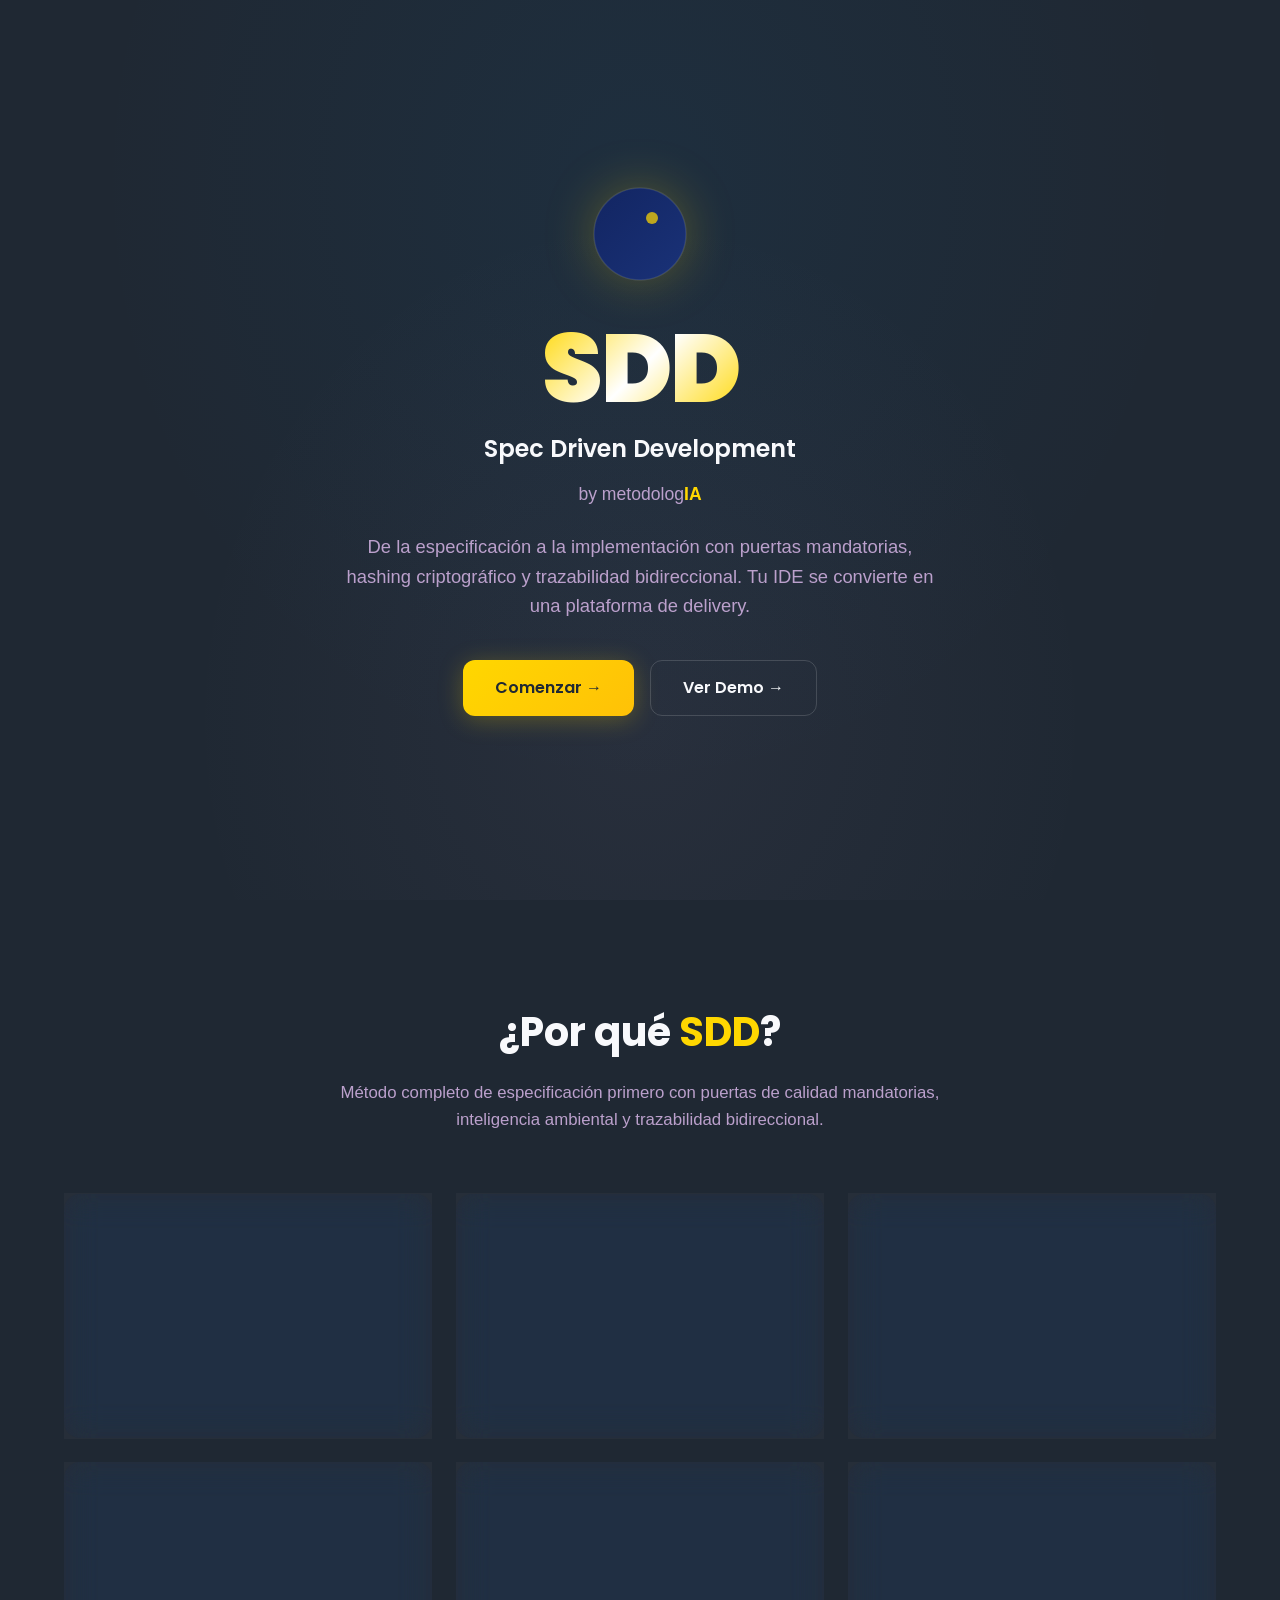
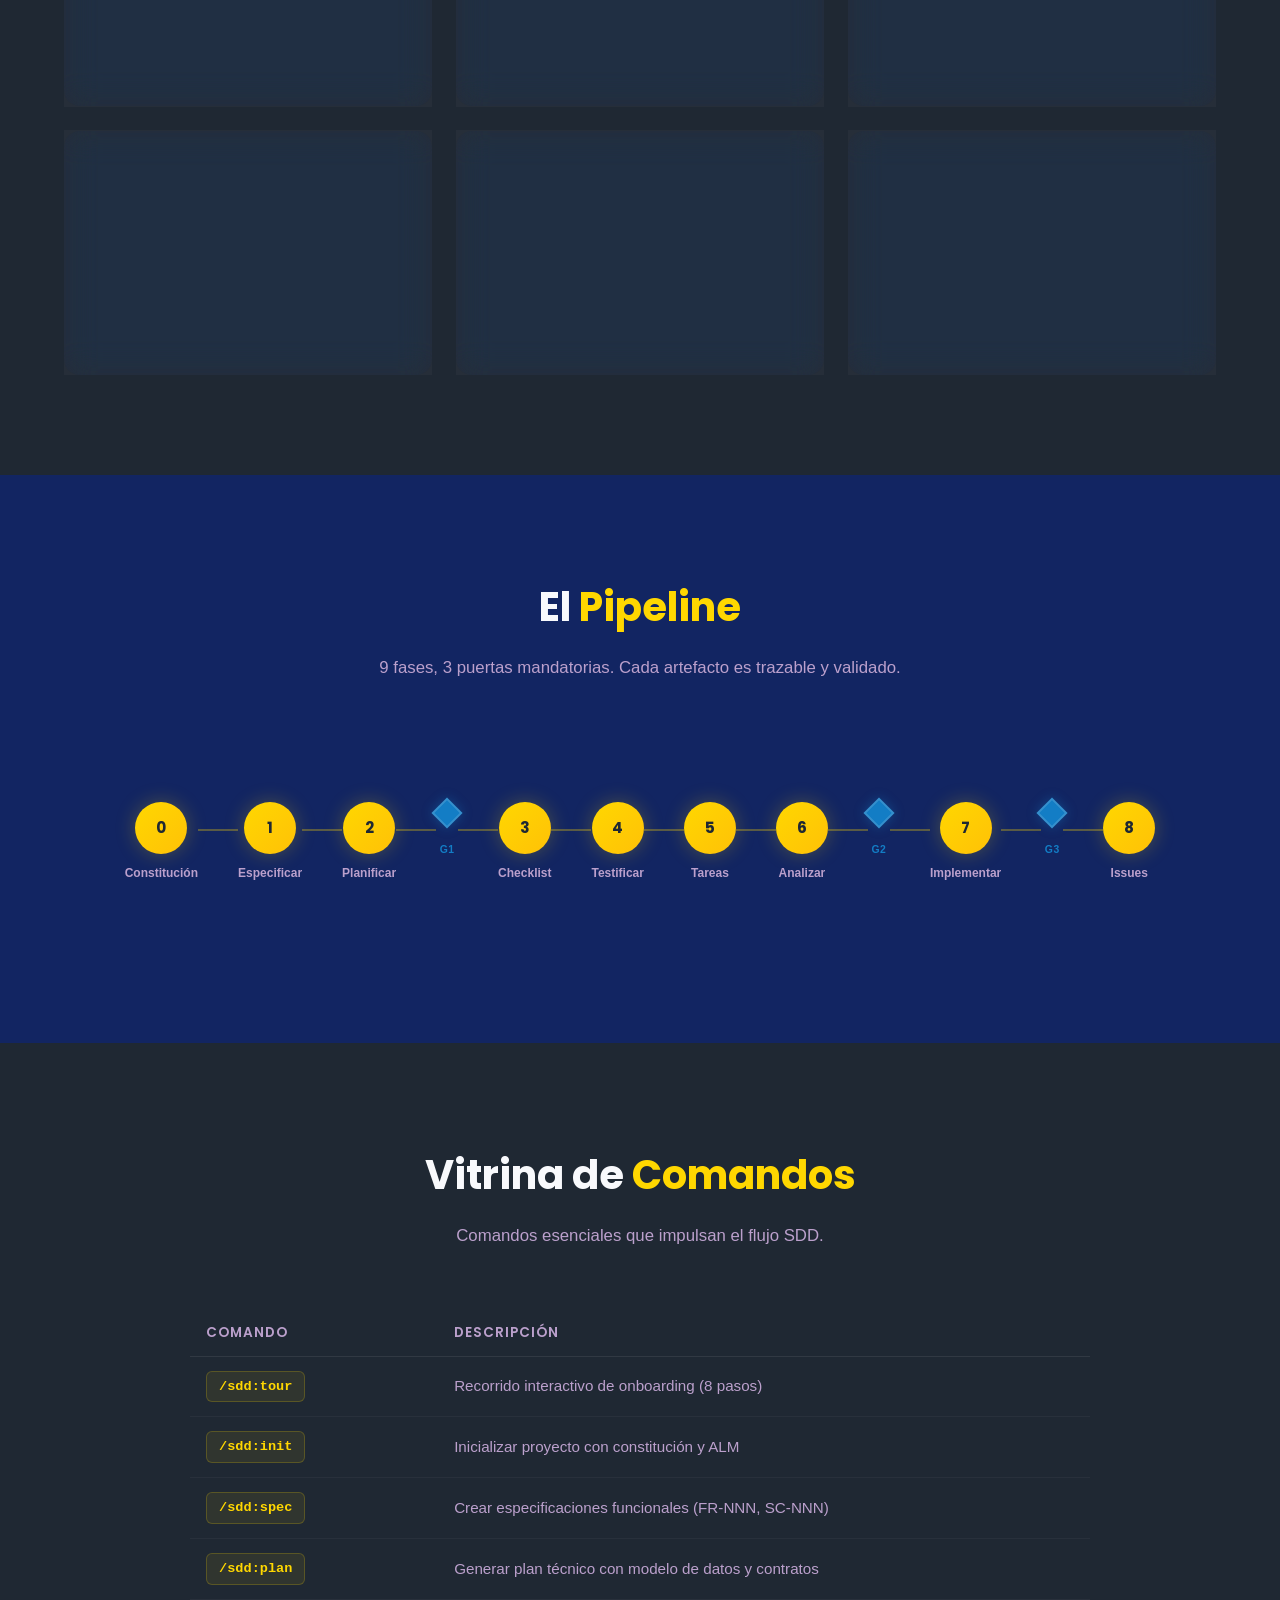
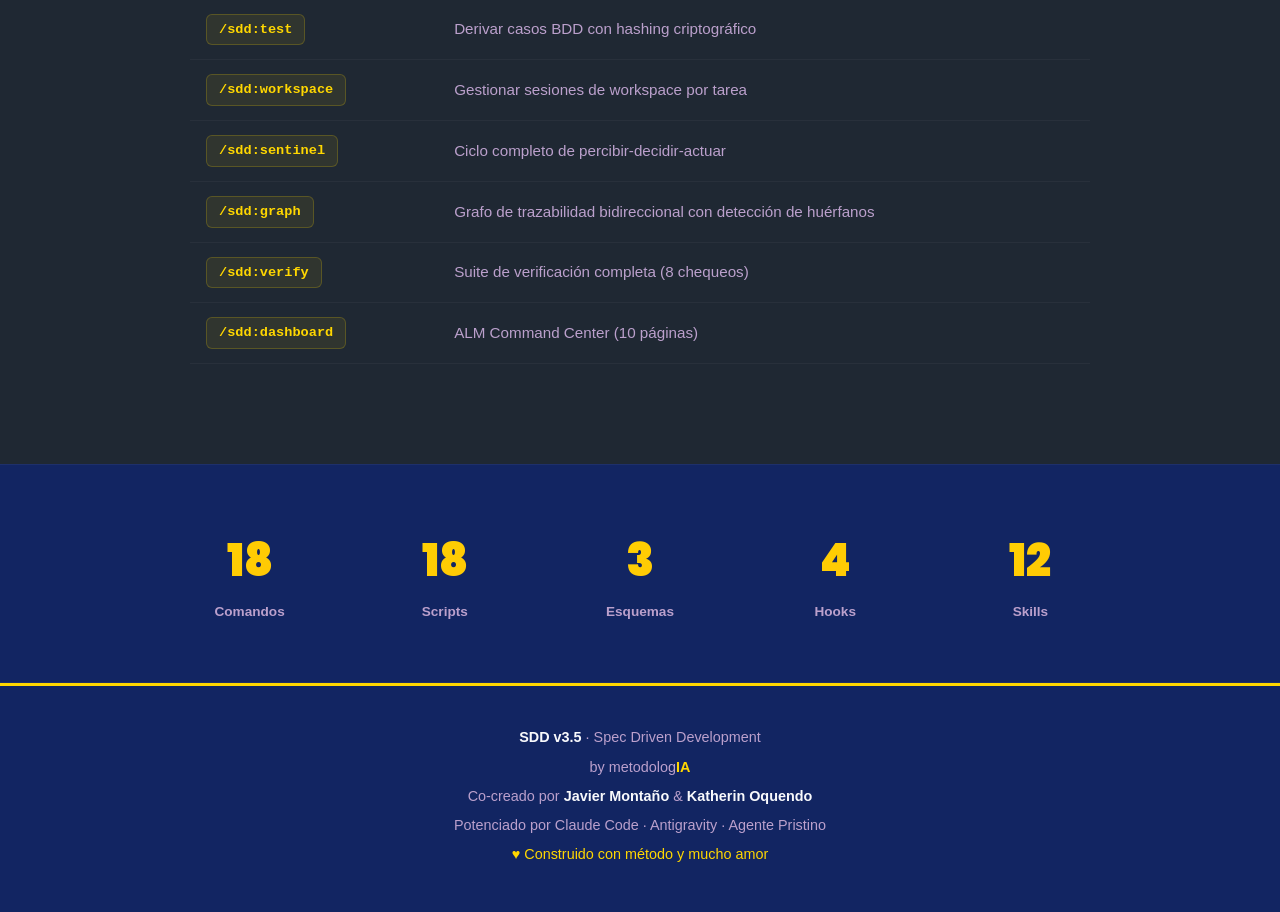
<file: landing.html>
<!DOCTYPE html>
<html lang="es">
<head>
  <meta charset="UTF-8">
  <meta name="viewport" content="width=device-width, initial-scale=1.0">
  <link rel="icon" type="image/svg+xml" href="data:image/svg+xml,%3Csvg xmlns='http://www.w3.org/2000/svg' viewBox='0 0 36 36'%3E%3Cdefs%3E%3ClinearGradient id='g' x1='0' y1='0' x2='1' y2='1'%3E%3Cstop offset='0%25' stop-color='%23122562'/%3E%3Cstop offset='100%25' stop-color='%231A3278'/%3E%3C/linearGradient%3E%3C/defs%3E%3Crect width='36' height='36' rx='10' fill='url(%23g)'/%3E%3Crect x='10' y='12' width='4' height='12' rx='.5' fill='%23FFF'/%3E%3Crect x='16' y='12' width='4' height='8' rx='.5' fill='%23FFF'/%3E%3Crect x='16' y='22' width='4' height='2' rx='.5' fill='%23FFF'/%3E%3Crect x='22' y='12' width='4' height='6' rx='.5' fill='%23FFF'/%3E%3Crect x='22' y='20' width='4' height='4' rx='.5' fill='%23FFF'/%3E%3Ccircle cx='18' cy='8' r='2' fill='%23FFD700'/%3E%3C/svg%3E">
  <title>SDD — Spec Driven Development by MetodologIA</title>
  <link rel="preconnect" href="https://fonts.googleapis.com">
  <link rel="preconnect" href="https://fonts.gstatic.com" crossorigin>
  <link href="https://fonts.googleapis.com/css2?family=Poppins:wght@400;600;700;900&display=swap" rel="stylesheet">
  <style>
    *, *::before, *::after { margin: 0; padding: 0; box-sizing: border-box; }

    :root {
      --bg: #1F2833;
      --surface: #122562;
      --card: rgba(255,255,255,0.03);
      --gold: #FFD700;
      --blue: #137DC5;
      --navy: #122562;
      --lavender: #BBA0CC;
      --gray: #808080;
      --text: #F8F9FC;
      --muted: #BBA0CC;
      --card-blur: blur(16px) saturate(180%);
    }

    body {
      background: var(--bg);
      color: var(--text);
      font-family: 'Trebuchet MS', 'Trebuchet', sans-serif;
      line-height: 1.6;
      overflow-x: hidden;
    }

    h1, h2, h3, h4, h5, h6 { font-family: 'Poppins', sans-serif; }

    .container { max-width: 1200px; margin: 0 auto; padding: 0 24px; }

    /* --- HERO --- */
    .hero {
      min-height: 100vh;
      display: flex;
      flex-direction: column;
      align-items: center;
      justify-content: center;
      text-align: center;
      padding: 80px 24px;
      background: radial-gradient(ellipse at 50% 20%, rgba(19,125,197,0.08) 0%, transparent 60%),
                  radial-gradient(ellipse at 50% 80%, rgba(187,160,204,0.06) 0%, transparent 50%);
    }

    .hero-logo {
      width: 100px;
      height: 100px;
      margin-bottom: 32px;
      filter: drop-shadow(0 0 24px rgba(255,215,0,0.25));
    }

    .hero-title {
      font-size: clamp(3.5rem, 8vw, 6rem);
      font-weight: 900;
      letter-spacing: -2px;
      background: linear-gradient(135deg, var(--gold) 0%, #FFF 50%, var(--gold) 100%);
      -webkit-background-clip: text;
      -webkit-text-fill-color: transparent;
      background-clip: text;
      line-height: 1.1;
    }

    .hero-subtitle {
      font-family: 'Poppins', sans-serif;
      font-size: clamp(1.1rem, 2.5vw, 1.5rem);
      font-weight: 600;
      color: var(--text);
      margin-top: 8px;
    }

    .hero-brand {
      font-size: 1.1rem;
      color: var(--muted);
      margin-top: 12px;
      font-weight: 500;
    }
    .hero-brand .ia { color: var(--gold); font-weight: 700; }

    .hero-tagline {
      font-size: clamp(0.95rem, 1.8vw, 1.15rem);
      color: var(--muted);
      max-width: 600px;
      margin: 24px auto 0;
    }

    .hero-actions { display: flex; gap: 16px; margin-top: 40px; flex-wrap: wrap; justify-content: center; }

    .btn {
      display: inline-flex;
      align-items: center;
      gap: 8px;
      padding: 14px 32px;
      border-radius: 12px;
      font-family: 'Poppins', sans-serif;
      font-weight: 600;
      font-size: 1rem;
      text-decoration: none;
      transition: transform 0.25s ease, box-shadow 0.25s ease;
      cursor: pointer;
      border: none;
    }
    .btn:hover { transform: translateY(-4px) scale(1.01); }

    .btn-gold {
      background: linear-gradient(135deg, var(--gold), #FFC107);
      color: #1F2833;
      box-shadow: 0 4px 24px rgba(255,215,0,0.25);
    }
    .btn-gold:hover { box-shadow: 0 8px 40px rgba(255,215,0,0.45); }

    .btn-outline {
      background: transparent;
      color: var(--text);
      border: 1.5px solid rgba(255,255,255,0.15);
    }
    .btn-outline:hover { border-color: var(--gold); box-shadow: 0 4px 20px rgba(255,215,0,0.15); }

    /* --- SECTION --- */
    .section { padding: 100px 24px; }
    .section-title {
      font-size: clamp(1.8rem, 4vw, 2.5rem);
      font-weight: 700;
      text-align: center;
      margin-bottom: 16px;
    }
    .section-title .gold { color: var(--gold); }
    .section-desc {
      text-align: center;
      color: var(--muted);
      max-width: 600px;
      margin: 0 auto 60px;
      font-size: 1.05rem;
    }

    /* --- FEATURES --- */
    .features-grid {
      display: grid;
      grid-template-columns: repeat(auto-fit, minmax(320px, 1fr));
      gap: 24px;
      max-width: 1200px;
      margin: 0 auto;
    }

    .feature-card {
      background: var(--card);
      backdrop-filter: var(--card-blur);
      -webkit-backdrop-filter: var(--card-blur);
      border: 1px solid rgba(255,255,255,0.06);
      border-radius: 16px;
      padding: 32px;
      transition: transform 0.25s ease, box-shadow 0.25s ease;
    }
    .feature-card:hover {
      transform: translateY(-4px) scale(1.01);
      box-shadow: 0 8px 40px rgba(255,215,0,0.08);
    }

    .feature-icon {
      width: 48px;
      height: 48px;
      border-radius: 12px;
      background: linear-gradient(135deg, var(--navy), var(--lavender));
      display: flex;
      align-items: center;
      justify-content: center;
      font-size: 1.3rem;
      margin-bottom: 20px;
    }

    .feature-card h3 {
      font-size: 1.15rem;
      font-weight: 700;
      margin-bottom: 8px;
    }
    .feature-card p { color: var(--muted); font-size: 0.95rem; }

    .pulse-dot {
      display: inline-block;
      width: 8px;
      height: 8px;
      border-radius: 50%;
      background: var(--gold);
      margin-left: 8px;
      vertical-align: middle;
      animation: pulse 2s ease-in-out infinite;
    }

    @keyframes pulse {
      0%, 100% { box-shadow: 0 0 0 0 rgba(255,215,0,0.6); }
      50% { box-shadow: 0 0 0 10px rgba(255,215,0,0); }
    }

    /* --- PIPELINE --- */
    .pipeline-section { background: var(--surface); }

    .pipeline-wrapper { overflow-x: auto; padding: 20px 0; }

    .pipeline {
      display: flex;
      align-items: center;
      justify-content: center;
      gap: 0;
      min-width: 900px;
      padding: 40px 20px;
    }

    .phase {
      display: flex;
      flex-direction: column;
      align-items: center;
      position: relative;
      z-index: 2;
    }

    .phase-circle {
      width: 52px;
      height: 52px;
      border-radius: 50%;
      background: linear-gradient(135deg, var(--gold), #FFC107);
      display: flex;
      align-items: center;
      justify-content: center;
      font-family: 'Poppins', sans-serif;
      font-weight: 700;
      font-size: 0.95rem;
      color: var(--bg);
      box-shadow: 0 0 20px rgba(255,215,0,0.25);
      transition: transform 0.2s ease, box-shadow 0.2s ease;
      cursor: default;
    }
    .phase-circle:hover {
      transform: scale(1.15);
      box-shadow: 0 0 32px rgba(255,215,0,0.5);
    }

    .phase-label {
      margin-top: 10px;
      font-size: 0.75rem;
      color: var(--muted);
      font-weight: 600;
      text-align: center;
      white-space: nowrap;
    }

    .connector {
      width: 40px;
      height: 2px;
      background: rgba(255,215,0,0.3);
      flex-shrink: 0;
      position: relative;
      top: -12px;
    }

    .gate {
      flex-shrink: 0;
      display: flex;
      flex-direction: column;
      align-items: center;
      position: relative;
      top: -12px;
    }

    .gate-diamond {
      width: 22px;
      height: 22px;
      background: var(--blue);
      transform: rotate(45deg);
      border: 2px solid rgba(255,255,255,0.15);
      box-shadow: 0 0 12px rgba(19,125,197,0.4);
    }

    .gate-label {
      margin-top: 18px;
      font-size: 0.65rem;
      color: var(--blue);
      font-weight: 700;
      letter-spacing: 0.5px;
      white-space: nowrap;
    }

    /* --- COMMANDS --- */
    .commands-table {
      width: 100%;
      max-width: 900px;
      margin: 0 auto;
      border-collapse: collapse;
    }
    .commands-table th {
      text-align: left;
      font-family: 'Poppins', sans-serif;
      font-weight: 600;
      font-size: 0.85rem;
      color: var(--muted);
      text-transform: uppercase;
      letter-spacing: 1px;
      padding: 12px 16px;
      border-bottom: 1px solid rgba(255,255,255,0.08);
    }
    .commands-table td {
      padding: 14px 16px;
      border-bottom: 1px solid rgba(255,255,255,0.04);
      font-size: 0.95rem;
    }
    .commands-table tr:hover { background: rgba(255,255,255,0.02); }

    .cmd-pill {
      display: inline-block;
      background: rgba(255,215,0,0.08);
      border: 1px solid rgba(255,215,0,0.2);
      color: var(--gold);
      font-family: 'JetBrains Mono', 'Courier New', monospace;
      font-size: 0.85rem;
      font-weight: 600;
      padding: 4px 12px;
      border-radius: 6px;
      white-space: nowrap;
    }

    .cmd-desc { color: var(--muted); }

    /* --- STATS --- */
    .stats-bar {
      background: var(--surface);
      border-top: 1px solid rgba(255,255,255,0.05);
      border-bottom: 1px solid rgba(255,255,255,0.05);
    }

    .stats-grid {
      display: grid;
      grid-template-columns: repeat(5, 1fr);
      gap: 24px;
      max-width: 1000px;
      margin: 0 auto;
      text-align: center;
      padding: 60px 24px;
    }

    .stat-block h3 {
      font-size: clamp(2rem, 4vw, 2.8rem);
      font-weight: 900;
      background: linear-gradient(135deg, var(--gold), #FFC107);
      -webkit-background-clip: text;
      -webkit-text-fill-color: transparent;
      background-clip: text;
    }
    .stat-block p {
      color: var(--muted);
      font-weight: 600;
      font-size: 0.85rem;
      margin-top: 4px;
    }

    /* --- FOOTER --- */
    .footer {
      background: var(--navy);
      border-top: 3px solid var(--gold);
      padding: 40px 24px;
      text-align: center;
    }
    .footer-line {
      font-size: 0.9rem;
      color: var(--muted);
      margin-bottom: 6px;
    }
    .footer-line .ia { color: var(--gold); font-weight: 700; }
    .footer-line strong { color: var(--text); font-weight: 600; }

    /* --- RESPONSIVE --- */
    @media (max-width: 768px) {
      .features-grid { grid-template-columns: 1fr; }
      .stats-grid { grid-template-columns: repeat(2, 1fr); }
      .hero { padding: 60px 20px; }
      .pipeline { min-width: 700px; }
    }

    .fade-up {
      opacity: 0;
      transform: translateY(30px);
      transition: opacity 0.6s ease, transform 0.6s ease;
    }
    .fade-up.visible {
      opacity: 1;
      transform: translateY(0);
    }
  </style>
</head>
<body>

  <!-- HERO -->
  <section class="hero">
    <svg class="hero-logo" viewBox="0 0 100 100" xmlns="http://www.w3.org/2000/svg">
      <defs>
        <linearGradient id="logoGrad" x1="0%" y1="0%" x2="100%" y2="100%">
          <stop offset="0%" stop-color="#122562"/>
          <stop offset="100%" stop-color="#1A3278"/>
        </linearGradient>
      </defs>
      <circle cx="50" cy="50" r="46" fill="url(#logoGrad)" stroke="rgba(255,255,255,0.1)" stroke-width="1.5"/>
      <circle cx="62" cy="34" r="6" fill="#FFD700">
        <animate attributeName="opacity" values="1;0.6;1" dur="3s" repeatCount="indefinite"/>
      </circle>
    </svg>

    <h1 class="hero-title">SDD</h1>
    <p class="hero-subtitle">Spec Driven Development</p>
    <p class="hero-brand">by metodolog<span class="ia">IA</span></p>
    <p class="hero-tagline">De la especificaci&oacute;n a la implementaci&oacute;n con puertas mandatorias, hashing criptogr&aacute;fico y trazabilidad bidireccional. Tu IDE se convierte en una plataforma de delivery.</p>

    <div class="hero-actions">
      <a href="/sdd:tour" class="btn btn-gold">Comenzar &rarr;</a>
      <a href="/sdd:demo" class="btn btn-outline">Ver Demo &rarr;</a>
    </div>
  </section>

  <!-- FEATURES -->
  <section class="section">
    <div class="container">
      <h2 class="section-title fade-up">&iquest;Por qu&eacute; <span class="gold">SDD</span>?</h2>
      <p class="section-desc fade-up">M&eacute;todo completo de especificaci&oacute;n primero con puertas de calidad mandatorias, inteligencia ambiental y trazabilidad bidireccional.</p>

      <div class="features-grid">
        <div class="feature-card fade-up">
          <div class="feature-icon">&#x1F6E1;</div>
          <h3>Puertas Mandatorias G1/G2/G3</h3>
          <p>Tres puertas de calidad que <strong>detienen el pipeline</strong> ante violaciones. No son advertencias — son paradas reales.</p>
        </div>
        <div class="feature-card fade-up">
          <div class="feature-icon">&#x1F512;</div>
          <h3>Hashing Criptogr&aacute;fico</h3>
          <p>SHA-256 sobre escenarios BDD. Se genera en Fase 4, se verifica en Fase 7. Detecta manipulaci&oacute;n de aserciones.</p>
        </div>
        <div class="feature-card fade-up">
          <div class="feature-icon">&#x1F3D7;</div>
          <h3>Pipeline de 9 Fases</h3>
          <p>De Constituci&oacute;n a GitHub Issues. Cada fase actualiza el estado del pipeline para prevenir saltos.</p>
        </div>
        <div class="feature-card fade-up">
          <div class="feature-icon">&#x1F49B;</div>
          <h3>Heartbeat Ambiental <span class="pulse-dot"></span></h3>
          <p>Inteligencia por prompt. &lt; 100ms. Escaneo limitado a 50 archivos. Silencioso cuando todo est&aacute; bien.</p>
        </div>
        <div class="feature-card fade-up">
          <div class="feature-icon">&#x1F578;</div>
          <h3>Grafo Bidireccional</h3>
          <p>Principios &rarr; Requisitos &rarr; Pruebas &rarr; Tareas. Detecta hu&eacute;rfanos en ambas direcciones y referencias rotas.</p>
        </div>
        <div class="feature-card fade-up">
          <div class="feature-icon">&#x1F4CB;</div>
          <h3>Workspace por Tarea</h3>
          <p>Carpetas fechadas con inputs, RAG, logs y tasklog. Escrituras at&oacute;micas y concurrencia por flock.</p>
        </div>
        <div class="feature-card fade-up">
          <div class="feature-icon">&#x2705;</div>
          <h3>Validaci&oacute;n de Esquemas</h3>
          <p>JSON schemas para context, session y gates. Validadores de contenido para spec, plan y tasks.</p>
        </div>
        <div class="feature-card fade-up">
          <div class="feature-icon">&#x1F3AE;</div>
          <h3>ALM Command Center</h3>
          <p>Dashboard multi-p&aacute;gina: salud, pipeline, specs, calidad, inteligencia, workspace, gobernanza, logs.</p>
        </div>
        <div class="feature-card fade-up">
          <div class="feature-icon">&#x1F9E0;</div>
          <h3>Memoria RAG Segura</h3>
          <p>L&iacute;mite 10 MB, resoluci&oacute;n de symlinks, detecci&oacute;n de binarios. Enrutamiento autom&aacute;tico al workspace.</p>
        </div>
      </div>
    </div>
  </section>

  <!-- PIPELINE -->
  <section class="section pipeline-section">
    <div class="container">
      <h2 class="section-title fade-up">El <span class="gold">Pipeline</span></h2>
      <p class="section-desc fade-up">9 fases, 3 puertas mandatorias. Cada artefacto es trazable y validado.</p>

      <div class="pipeline-wrapper fade-up">
        <div class="pipeline">
          <div class="phase"><div class="phase-circle">0</div><div class="phase-label">Constituci&oacute;n</div></div>
          <div class="connector"></div>
          <div class="phase"><div class="phase-circle">1</div><div class="phase-label">Especificar</div></div>
          <div class="connector"></div>
          <div class="phase"><div class="phase-circle">2</div><div class="phase-label">Planificar</div></div>
          <div class="connector"></div>
          <div class="gate"><div class="gate-diamond"></div><div class="gate-label">G1</div></div>
          <div class="connector"></div>
          <div class="phase"><div class="phase-circle">3</div><div class="phase-label">Checklist</div></div>
          <div class="connector"></div>
          <div class="phase"><div class="phase-circle">4</div><div class="phase-label">Testificar</div></div>
          <div class="connector"></div>
          <div class="phase"><div class="phase-circle">5</div><div class="phase-label">Tareas</div></div>
          <div class="connector"></div>
          <div class="phase"><div class="phase-circle">6</div><div class="phase-label">Analizar</div></div>
          <div class="connector"></div>
          <div class="gate"><div class="gate-diamond"></div><div class="gate-label">G2</div></div>
          <div class="connector"></div>
          <div class="phase"><div class="phase-circle">7</div><div class="phase-label">Implementar</div></div>
          <div class="connector"></div>
          <div class="gate"><div class="gate-diamond"></div><div class="gate-label">G3</div></div>
          <div class="connector"></div>
          <div class="phase"><div class="phase-circle">8</div><div class="phase-label">Issues</div></div>
        </div>
      </div>
    </div>
  </section>

  <!-- COMMANDS -->
  <section class="section">
    <div class="container">
      <h2 class="section-title fade-up">Vitrina de <span class="gold">Comandos</span></h2>
      <p class="section-desc fade-up">Comandos esenciales que impulsan el flujo SDD.</p>

      <table class="commands-table fade-up">
        <thead>
          <tr><th>Comando</th><th>Descripci&oacute;n</th></tr>
        </thead>
        <tbody>
          <tr><td><span class="cmd-pill">/sdd:tour</span></td><td class="cmd-desc">Recorrido interactivo de onboarding (8 pasos)</td></tr>
          <tr><td><span class="cmd-pill">/sdd:init</span></td><td class="cmd-desc">Inicializar proyecto con constituci&oacute;n y ALM</td></tr>
          <tr><td><span class="cmd-pill">/sdd:spec</span></td><td class="cmd-desc">Crear especificaciones funcionales (FR-NNN, SC-NNN)</td></tr>
          <tr><td><span class="cmd-pill">/sdd:plan</span></td><td class="cmd-desc">Generar plan t&eacute;cnico con modelo de datos y contratos</td></tr>
          <tr><td><span class="cmd-pill">/sdd:test</span></td><td class="cmd-desc">Derivar casos BDD con hashing criptogr&aacute;fico</td></tr>
          <tr><td><span class="cmd-pill">/sdd:workspace</span></td><td class="cmd-desc">Gestionar sesiones de workspace por tarea</td></tr>
          <tr><td><span class="cmd-pill">/sdd:sentinel</span></td><td class="cmd-desc">Ciclo completo de percibir-decidir-actuar</td></tr>
          <tr><td><span class="cmd-pill">/sdd:graph</span></td><td class="cmd-desc">Grafo de trazabilidad bidireccional con detecci&oacute;n de hu&eacute;rfanos</td></tr>
          <tr><td><span class="cmd-pill">/sdd:verify</span></td><td class="cmd-desc">Suite de verificaci&oacute;n completa (8 chequeos)</td></tr>
          <tr><td><span class="cmd-pill">/sdd:dashboard</span></td><td class="cmd-desc">ALM Command Center (10 p&aacute;ginas)</td></tr>
        </tbody>
      </table>
    </div>
  </section>

  <!-- STATS -->
  <section class="stats-bar">
    <div class="stats-grid">
      <div class="stat-block fade-up"><h3 id="s-cmd">0</h3><p>Comandos</p></div>
      <div class="stat-block fade-up"><h3 id="s-scr">0</h3><p>Scripts</p></div>
      <div class="stat-block fade-up"><h3 id="s-sch">0</h3><p>Esquemas</p></div>
      <div class="stat-block fade-up"><h3 id="s-hk">0</h3><p>Hooks</p></div>
      <div class="stat-block fade-up"><h3 id="s-sk">0</h3><p>Skills</p></div>
    </div>
  </section>

  <!-- FOOTER -->
  <footer class="footer">
    <p class="footer-line"><strong>SDD v3.5</strong> &middot; Spec Driven Development</p>
    <p class="footer-line">by metodolog<span class="ia">IA</span></p>
    <p class="footer-line">Co-creado por <strong>Javier Monta&ntilde;o</strong> &amp; <strong>Katherin Oquendo</strong></p>
    <p class="footer-line">Potenciado por Claude Code &middot; Antigravity &middot; Agente Pristino</p>
    <p class="footer-line" style="color:var(--gold)">&hearts; Construido con m&eacute;todo y mucho amor</p>
  </footer>

  <script>
    (function() {
      var els = document.querySelectorAll('.fade-up');
      if ('IntersectionObserver' in window) {
        var obs = new IntersectionObserver(function(entries) {
          entries.forEach(function(e) {
            if (e.isIntersecting) { e.target.classList.add('visible'); obs.unobserve(e.target); }
          });
        }, { threshold: 0.15 });
        els.forEach(function(el) { obs.observe(el); });
      } else {
        els.forEach(function(el) { el.classList.add('visible'); });
      }
    })();

    (function() {
      var stats = [
        { id: 's-cmd', target: 39 },
        { id: 's-scr', target: 27 },
        { id: 's-sch', target: 3 },
        { id: 's-hk', target: 4 },
        { id: 's-sk', target: 12 }
      ];
      var animated = false;
      function animateCount(el, target) {
        var c = 0, step = Math.max(1, Math.floor(target / 40));
        var i = setInterval(function() {
          c += step; if (c >= target) { c = target; clearInterval(i); }
          el.textContent = c;
        }, 30);
      }
      var section = document.querySelector('.stats-bar');
      if (section && 'IntersectionObserver' in window) {
        var obs = new IntersectionObserver(function(entries) {
          if (entries[0].isIntersecting && !animated) {
            animated = true;
            stats.forEach(function(s) { animateCount(document.getElementById(s.id), s.target); });
          }
        }, { threshold: 0.3 });
        obs.observe(section);
      } else {
        stats.forEach(function(s) { document.getElementById(s.id).textContent = s.target; });
      }
    })();
  </script>
</body>
</html>
</file>
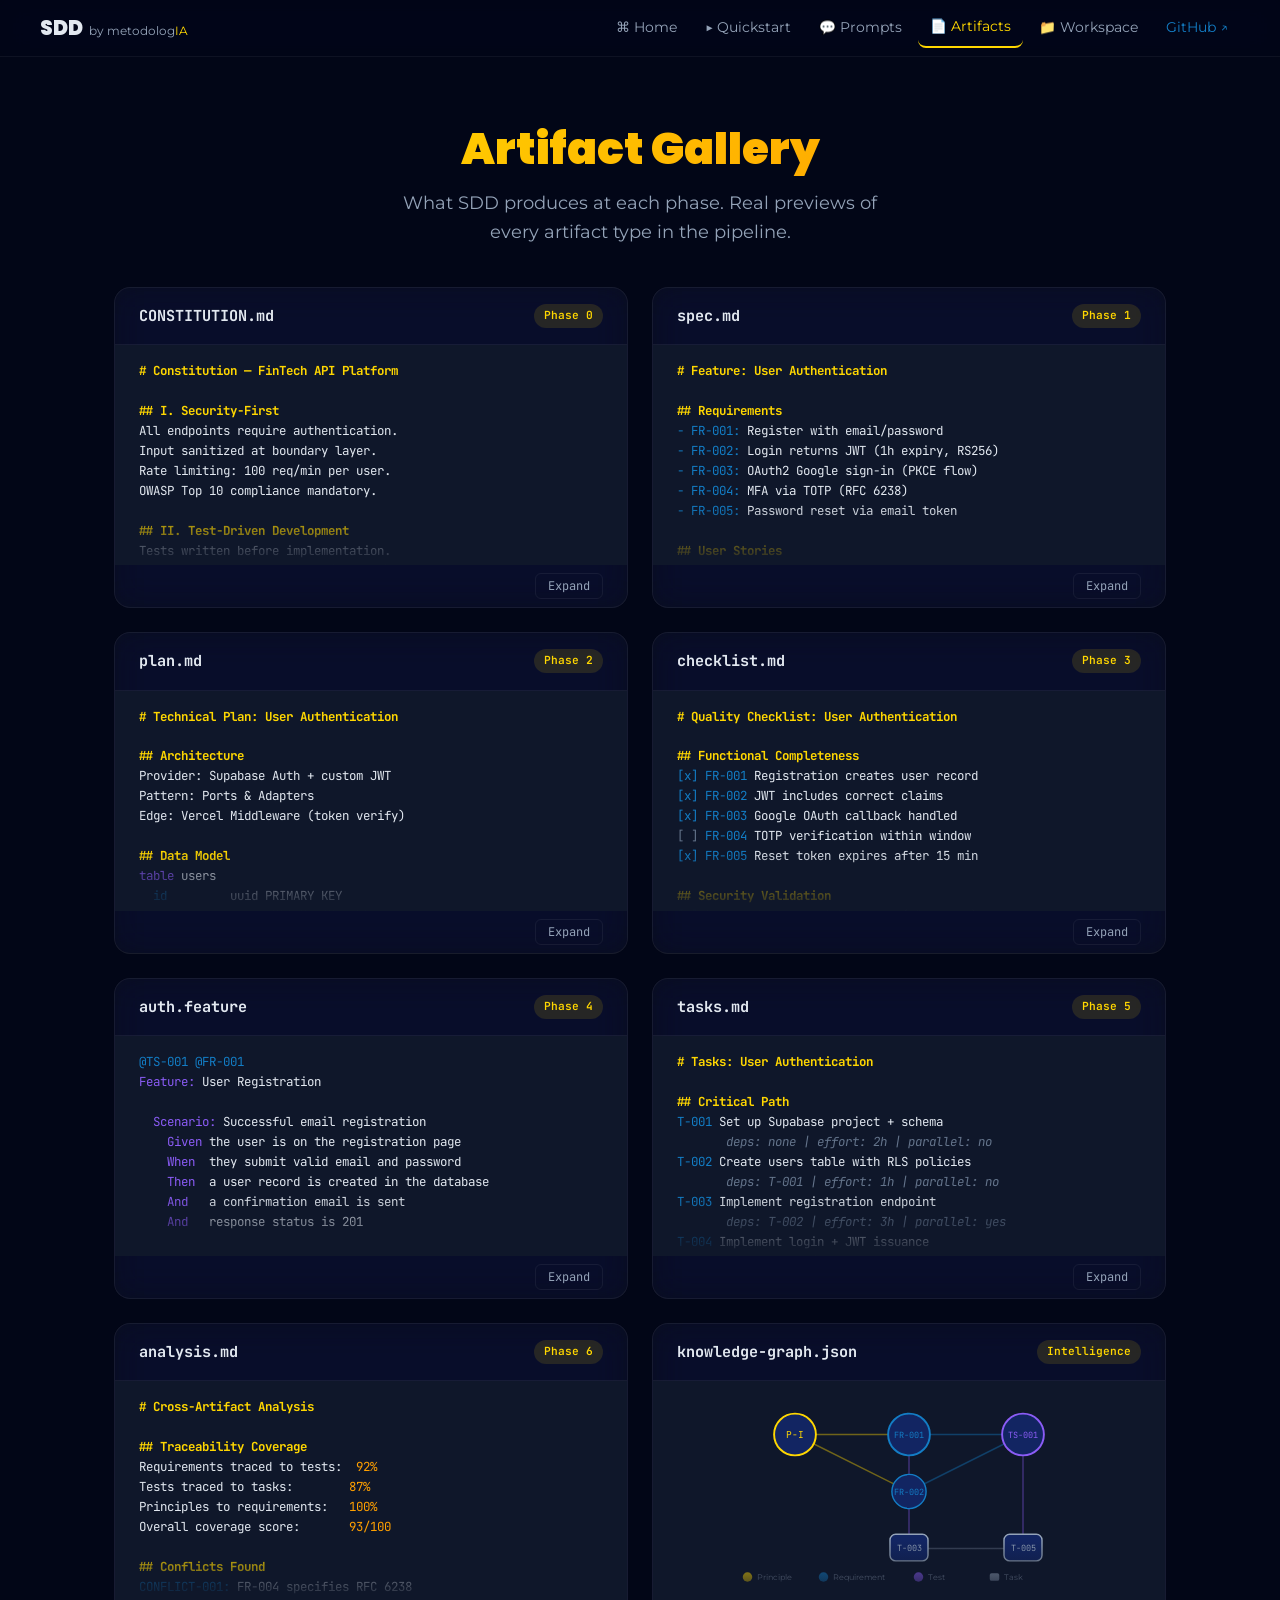
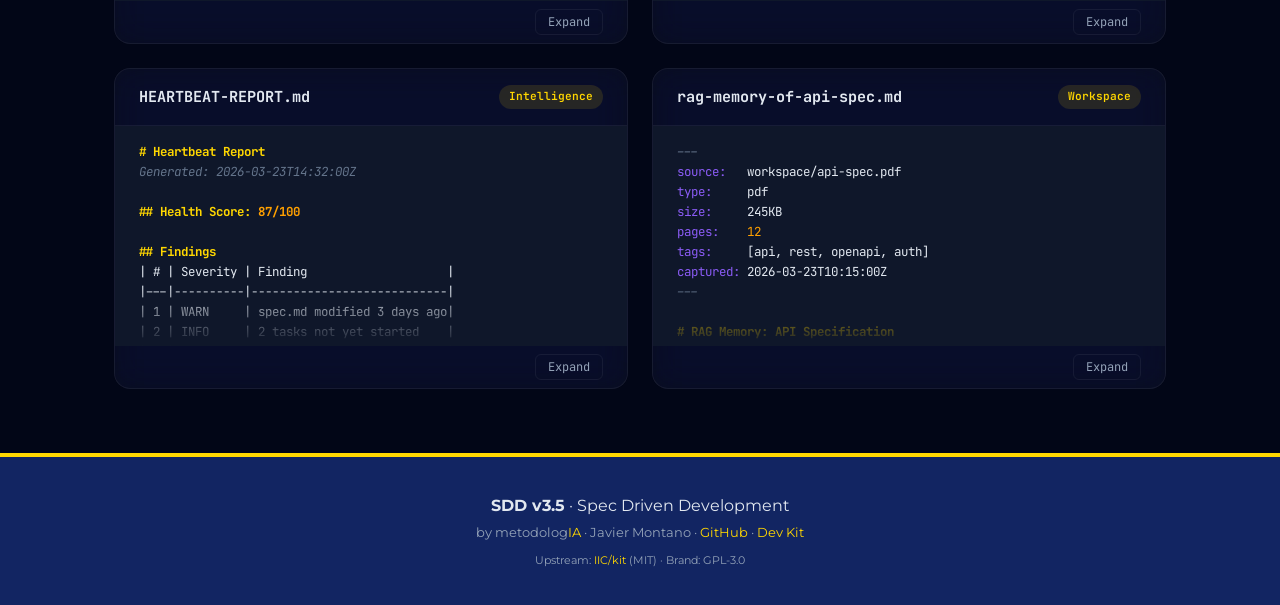
<file: docs/artifacts.html>
<!DOCTYPE html>
<html lang="en">
<head>
  <meta charset="UTF-8">
  <meta name="viewport" content="width=device-width, initial-scale=1.0">
  <link rel="icon" type="image/svg+xml" href="data:image/svg+xml,%3Csvg xmlns='http://www.w3.org/2000/svg' viewBox='0 0 36 36'%3E%3Cdefs%3E%3ClinearGradient id='g' x1='0' y1='0' x2='1' y2='1'%3E%3Cstop offset='0%25' stop-color='%230A122A'/%3E%3Cstop offset='100%25' stop-color='%2313315C'/%3E%3C/linearGradient%3E%3C/defs%3E%3Crect width='36' height='36' rx='10' fill='url(%23g)'/%3E%3Crect x='10' y='12' width='4' height='12' rx='.5' fill='%23FFF'/%3E%3Crect x='16' y='12' width='4' height='8' rx='.5' fill='%23FFF'/%3E%3Crect x='16' y='22' width='4' height='2' rx='.5' fill='%23FFF'/%3E%3Crect x='22' y='12' width='4' height='6' rx='.5' fill='%23FFF'/%3E%3Crect x='22' y='20' width='4' height='4' rx='.5' fill='%23FFF'/%3E%3Ccircle cx='18' cy='8' r='2' fill='%23FFD700'/%3E%3C/svg%3E">
  <title>Artifact Gallery — SDD by metodologIA</title>
  <link href="https://fonts.googleapis.com/css2?family=Poppins:wght@400;600;700;900&family=Montserrat:wght@400;500;600&family=JetBrains+Mono&display=swap" rel="stylesheet">
  <link rel="stylesheet" href="shared/tokens.css">
  <style>
    /* ── Hero ─────────────────────────────────────────────────── */
    .hero {
      text-align: center;
      padding: 4rem 1.5rem 2.5rem;
      max-width: 800px;
      margin: 0 auto;
    }
    .hero h1 {
      font-size: 2.75rem;
      font-weight: 900;
      background: linear-gradient(135deg, var(--brand-gold), var(--brand-gold-dark));
      -webkit-background-clip: text;
      -webkit-text-fill-color: transparent;
      background-clip: text;
      margin-bottom: 0.75rem;
    }
    .hero p {
      color: var(--text-muted);
      font-size: 1.15rem;
      max-width: 520px;
      margin: 0 auto;
    }

    /* ── Artifact Grid ───────────────────────────────────────── */
    .artifact-grid {
      max-width: 1100px;
      margin: 0 auto;
      padding: 0 1.5rem;
      display: grid;
      grid-template-columns: repeat(2, 1fr);
      gap: 1.5rem;
    }
    @media (max-width: 840px) {
      .artifact-grid { grid-template-columns: 1fr; }
    }

    /* ── Artifact Card ───────────────────────────────────────── */
    .artifact-card {
      background: var(--bg-card);
      backdrop-filter: var(--glass);
      -webkit-backdrop-filter: var(--glass);
      border: 1px solid var(--border-subtle);
      border-radius: var(--radius-card);
      overflow: hidden;
      transition: transform var(--transition-normal), box-shadow var(--transition-normal);
    }
    .artifact-card:hover {
      transform: translateY(-3px);
      box-shadow: var(--shadow-glow-gold);
    }

    .artifact-header {
      display: flex;
      align-items: center;
      justify-content: space-between;
      padding: var(--space-md) var(--space-lg);
      border-bottom: 1px solid var(--border-subtle);
    }
    .artifact-title {
      font-family: var(--font-mono);
      font-size: 0.95rem;
      font-weight: 700;
      color: var(--text-primary);
    }
    .phase-badge {
      display: inline-flex;
      align-items: center;
      gap: 4px;
      padding: 3px 10px;
      border-radius: var(--radius-full);
      background: rgba(255,215,0,0.12);
      color: var(--brand-gold);
      font-family: var(--font-mono);
      font-size: 0.7rem;
      font-weight: 600;
    }

    /* ── Preview Panel ───────────────────────────────────────── */
    .artifact-preview {
      background: #0F172A;
      padding: var(--space-md) var(--space-lg);
      max-height: 220px;
      overflow: hidden;
      position: relative;
      transition: max-height 0.4s ease;
    }
    .artifact-preview.expanded {
      max-height: 600px;
      overflow-y: auto;
    }
    .artifact-preview pre {
      font-family: var(--font-mono);
      font-size: 0.78rem;
      line-height: 1.6;
      color: var(--text-muted);
      white-space: pre;
      margin: 0;
      overflow-x: auto;
    }
    /* Syntax highlighting */
    .artifact-preview .hl-heading { color: var(--brand-gold); font-weight: 700; }
    .artifact-preview .hl-tag     { color: var(--brand-blue); }
    .artifact-preview .hl-key     { color: var(--brand-purple); }
    .artifact-preview .hl-string  { color: #E2E8F0; }
    .artifact-preview .hl-comment { color: var(--text-dim); font-style: italic; }
    .artifact-preview .hl-check   { color: var(--brand-blue); }
    .artifact-preview .hl-uncheck { color: var(--text-dim); }
    .artifact-preview .hl-number  { color: var(--brand-gold-dark); }

    /* Fade overlay when collapsed */
    .artifact-preview:not(.expanded)::after {
      content: '';
      position: absolute;
      bottom: 0; left: 0; right: 0;
      height: 60px;
      background: linear-gradient(transparent, #0F172A);
      pointer-events: none;
    }

    /* ── Expand Button ───────────────────────────────────────── */
    .artifact-footer {
      padding: var(--space-sm) var(--space-lg);
      display: flex;
      justify-content: flex-end;
    }
    .expand-btn {
      background: transparent;
      border: 1px solid var(--border-subtle);
      border-radius: 6px;
      color: var(--text-muted);
      font-family: var(--font-mono);
      font-size: 0.75rem;
      padding: 4px 12px;
      cursor: pointer;
      transition: all var(--transition-fast);
    }
    .expand-btn:hover {
      background: rgba(255,215,0,0.08);
      color: var(--brand-gold);
      border-color: var(--border-gold);
    }

    /* ── SVG Graph Card ──────────────────────────────────────── */
    .artifact-preview svg {
      width: 100%;
      height: auto;
    }

    /* ── Responsive ──────────────────────────────────────────── */
    @media (max-width: 640px) {
      .hero h1 { font-size: 2rem; }
    }
  </style>
</head>
<body>

  <!-- ═══ Hero ═══ -->
  <section class="hero">
    <h1>Artifact Gallery</h1>
    <p>What SDD produces at each phase. Real previews of every artifact type in the pipeline.</p>
  </section>

  <!-- ═══ Artifact Grid ═══ -->
  <div class="artifact-grid">

    <!-- ── 1. CONSTITUTION.md ────────────────────────────────── -->
    <div class="artifact-card">
      <div class="artifact-header">
        <span class="artifact-title">CONSTITUTION.md</span>
        <span class="phase-badge">Phase 0</span>
      </div>
      <div class="artifact-preview" id="prev-constitution">
        <pre><span class="hl-heading"># Constitution &mdash; FinTech API Platform</span>

<span class="hl-heading">## I. Security-First</span>
<span class="hl-string">All endpoints require authentication.
Input sanitized at boundary layer.
Rate limiting: 100 req/min per user.
OWASP Top 10 compliance mandatory.</span>

<span class="hl-heading">## II. Test-Driven Development</span>
<span class="hl-string">Tests written before implementation.
Hash-locked .feature files (SHA-256).
Minimum 80% code coverage enforced.</span>

<span class="hl-heading">## III. Clean Architecture</span>
<span class="hl-string">Domain layer has zero external deps.
Ports &amp; adapters pattern required.
No framework imports in business logic.</span>

<span class="hl-heading">## IV. TypeScript Strict Mode</span>
<span class="hl-string">strict: true, noImplicitAny: true
No @ts-ignore without justification.
All public APIs fully typed.</span></pre>
      </div>
      <div class="artifact-footer">
        <button class="expand-btn" onclick="toggleExpand('prev-constitution', this)">Expand</button>
      </div>
    </div>

    <!-- ── 2. spec.md ────────────────────────────────────────── -->
    <div class="artifact-card">
      <div class="artifact-header">
        <span class="artifact-title">spec.md</span>
        <span class="phase-badge">Phase 1</span>
      </div>
      <div class="artifact-preview" id="prev-spec">
        <pre><span class="hl-heading"># Feature: User Authentication</span>

<span class="hl-heading">## Requirements</span>
<span class="hl-tag">- FR-001:</span> <span class="hl-string">Register with email/password</span>
<span class="hl-tag">- FR-002:</span> <span class="hl-string">Login returns JWT (1h expiry, RS256)</span>
<span class="hl-tag">- FR-003:</span> <span class="hl-string">OAuth2 Google sign-in (PKCE flow)</span>
<span class="hl-tag">- FR-004:</span> <span class="hl-string">MFA via TOTP (RFC 6238)</span>
<span class="hl-tag">- FR-005:</span> <span class="hl-string">Password reset via email token</span>

<span class="hl-heading">## User Stories</span>
<span class="hl-tag">- US-001:</span> <span class="hl-string">As a user, I want to register
  with my email so I can access the platform</span>
<span class="hl-tag">- US-002:</span> <span class="hl-string">As a user, I want to enable MFA
  so my account is more secure</span>
<span class="hl-tag">- US-003:</span> <span class="hl-string">As a user, I want to sign in
  with Google for faster onboarding</span>

<span class="hl-heading">## Success Criteria</span>
<span class="hl-string">- Login latency &lt; 200ms (p95)
- MFA setup completes in &lt; 60 seconds
- Password reset token valid for 15 min</span></pre>
      </div>
      <div class="artifact-footer">
        <button class="expand-btn" onclick="toggleExpand('prev-spec', this)">Expand</button>
      </div>
    </div>

    <!-- ── 3. plan.md ────────────────────────────────────────── -->
    <div class="artifact-card">
      <div class="artifact-header">
        <span class="artifact-title">plan.md</span>
        <span class="phase-badge">Phase 2</span>
      </div>
      <div class="artifact-preview" id="prev-plan">
        <pre><span class="hl-heading"># Technical Plan: User Authentication</span>

<span class="hl-heading">## Architecture</span>
<span class="hl-string">Provider: Supabase Auth + custom JWT
Pattern: Ports &amp; Adapters
Edge: Vercel Middleware (token verify)</span>

<span class="hl-heading">## Data Model</span>
<span class="hl-key">table</span> <span class="hl-string">users</span>
  <span class="hl-tag">id</span>         <span class="hl-string">uuid PRIMARY KEY</span>
  <span class="hl-tag">email</span>      <span class="hl-string">text UNIQUE NOT NULL</span>
  <span class="hl-tag">mfa_secret</span> <span class="hl-string">text ENCRYPTED</span>
  <span class="hl-tag">created_at</span> <span class="hl-string">timestamptz DEFAULT now()</span>

<span class="hl-heading">## API Endpoints</span>
<span class="hl-key">POST</span> <span class="hl-string">/api/auth/register</span>  <span class="hl-comment">&rarr; FR-001</span>
<span class="hl-key">POST</span> <span class="hl-string">/api/auth/login</span>     <span class="hl-comment">&rarr; FR-002</span>
<span class="hl-key">GET</span>  <span class="hl-string">/api/auth/callback</span>  <span class="hl-comment">&rarr; FR-003</span>
<span class="hl-key">POST</span> <span class="hl-string">/api/auth/mfa/setup</span> <span class="hl-comment">&rarr; FR-004</span>
<span class="hl-key">POST</span> <span class="hl-string">/api/auth/reset</span>     <span class="hl-comment">&rarr; FR-005</span>

<span class="hl-heading">## RLS Policies</span>
<span class="hl-string">Users can only read/update own row.
Service role bypasses for admin ops.</span></pre>
      </div>
      <div class="artifact-footer">
        <button class="expand-btn" onclick="toggleExpand('prev-plan', this)">Expand</button>
      </div>
    </div>

    <!-- ── 4. checklist.md ───────────────────────────────────── -->
    <div class="artifact-card">
      <div class="artifact-header">
        <span class="artifact-title">checklist.md</span>
        <span class="phase-badge">Phase 3</span>
      </div>
      <div class="artifact-preview" id="prev-checklist">
        <pre><span class="hl-heading"># Quality Checklist: User Authentication</span>

<span class="hl-heading">## Functional Completeness</span>
<span class="hl-check">[x]</span> <span class="hl-tag">FR-001</span> <span class="hl-string">Registration creates user record</span>
<span class="hl-check">[x]</span> <span class="hl-tag">FR-002</span> <span class="hl-string">JWT includes correct claims</span>
<span class="hl-check">[x]</span> <span class="hl-tag">FR-003</span> <span class="hl-string">Google OAuth callback handled</span>
<span class="hl-uncheck">[ ]</span> <span class="hl-tag">FR-004</span> <span class="hl-string">TOTP verification within window</span>
<span class="hl-check">[x]</span> <span class="hl-tag">FR-005</span> <span class="hl-string">Reset token expires after 15 min</span>

<span class="hl-heading">## Security Validation</span>
<span class="hl-check">[x]</span> <span class="hl-string">Password hashed with bcrypt (12 rounds)</span>
<span class="hl-check">[x]</span> <span class="hl-string">SQL injection prevention verified</span>
<span class="hl-uncheck">[ ]</span> <span class="hl-string">Rate limiting on login endpoint</span>
<span class="hl-check">[x]</span> <span class="hl-string">CORS configured for allowed origins</span>

<span class="hl-heading">## Edge Cases</span>
<span class="hl-check">[x]</span> <span class="hl-string">Duplicate email returns 409</span>
<span class="hl-uncheck">[ ]</span> <span class="hl-string">Expired JWT returns 401 + refresh hint</span>
<span class="hl-check">[x]</span> <span class="hl-string">Invalid MFA code after 3 tries locks out</span></pre>
      </div>
      <div class="artifact-footer">
        <button class="expand-btn" onclick="toggleExpand('prev-checklist', this)">Expand</button>
      </div>
    </div>

    <!-- ── 5. auth.feature ───────────────────────────────────── -->
    <div class="artifact-card">
      <div class="artifact-header">
        <span class="artifact-title">auth.feature</span>
        <span class="phase-badge">Phase 4</span>
      </div>
      <div class="artifact-preview" id="prev-feature">
        <pre><span class="hl-tag">@TS-001</span> <span class="hl-tag">@FR-001</span>
<span class="hl-key">Feature:</span> <span class="hl-string">User Registration</span>

  <span class="hl-key">Scenario:</span> <span class="hl-string">Successful email registration</span>
    <span class="hl-key">Given</span> <span class="hl-string">the user is on the registration page</span>
    <span class="hl-key">When</span>  <span class="hl-string">they submit valid email and password</span>
    <span class="hl-key">Then</span>  <span class="hl-string">a user record is created in the database</span>
    <span class="hl-key">And</span>   <span class="hl-string">a confirmation email is sent</span>
    <span class="hl-key">And</span>   <span class="hl-string">response status is 201</span>

  <span class="hl-tag">@TS-002</span> <span class="hl-tag">@FR-001</span>
  <span class="hl-key">Scenario:</span> <span class="hl-string">Duplicate email rejection</span>
    <span class="hl-key">Given</span> <span class="hl-string">a user with "alice@example.com" exists</span>
    <span class="hl-key">When</span>  <span class="hl-string">another registration uses that email</span>
    <span class="hl-key">Then</span>  <span class="hl-string">response status is 409</span>
    <span class="hl-key">And</span>   <span class="hl-string">error message says "Email already in use"</span>

  <span class="hl-tag">@TS-003</span> <span class="hl-tag">@FR-004</span>
  <span class="hl-key">Scenario:</span> <span class="hl-string">MFA setup with TOTP</span>
    <span class="hl-key">Given</span> <span class="hl-string">the user is authenticated</span>
    <span class="hl-key">When</span>  <span class="hl-string">they request MFA setup</span>
    <span class="hl-key">Then</span>  <span class="hl-string">a QR code with TOTP secret is returned</span>
    <span class="hl-key">And</span>   <span class="hl-string">the secret is stored encrypted</span></pre>
      </div>
      <div class="artifact-footer">
        <button class="expand-btn" onclick="toggleExpand('prev-feature', this)">Expand</button>
      </div>
    </div>

    <!-- ── 6. tasks.md ───────────────────────────────────────── -->
    <div class="artifact-card">
      <div class="artifact-header">
        <span class="artifact-title">tasks.md</span>
        <span class="phase-badge">Phase 5</span>
      </div>
      <div class="artifact-preview" id="prev-tasks">
        <pre><span class="hl-heading"># Tasks: User Authentication</span>

<span class="hl-heading">## Critical Path</span>
<span class="hl-tag">T-001</span> <span class="hl-string">Set up Supabase project + schema</span>
       <span class="hl-comment">deps: none | effort: 2h | parallel: no</span>
<span class="hl-tag">T-002</span> <span class="hl-string">Create users table with RLS policies</span>
       <span class="hl-comment">deps: T-001 | effort: 1h | parallel: no</span>
<span class="hl-tag">T-003</span> <span class="hl-string">Implement registration endpoint</span>
       <span class="hl-comment">deps: T-002 | effort: 3h | parallel: yes</span>
<span class="hl-tag">T-004</span> <span class="hl-string">Implement login + JWT issuance</span>
       <span class="hl-comment">deps: T-002 | effort: 3h | parallel: yes</span>
<span class="hl-tag">T-005</span> <span class="hl-string">Write TS-001, TS-002 test assertions</span>
       <span class="hl-comment">deps: T-003 | effort: 2h | parallel: yes</span>

<span class="hl-heading">## OAuth &amp; MFA Track</span>
<span class="hl-tag">T-006</span> <span class="hl-string">Configure Google OAuth2 provider</span>
       <span class="hl-comment">deps: T-001 | effort: 2h | parallel: yes</span>
<span class="hl-tag">T-007</span> <span class="hl-string">Implement OAuth callback handler</span>
       <span class="hl-comment">deps: T-006 | effort: 2h | parallel: no</span>
<span class="hl-tag">T-008</span> <span class="hl-string">Implement TOTP MFA setup endpoint</span>
       <span class="hl-comment">deps: T-004 | effort: 3h | parallel: no</span>

<span class="hl-comment">Total: 15 tasks | 32h estimated | 3 parallel</span></pre>
      </div>
      <div class="artifact-footer">
        <button class="expand-btn" onclick="toggleExpand('prev-tasks', this)">Expand</button>
      </div>
    </div>

    <!-- ── 7. analysis.md ────────────────────────────────────── -->
    <div class="artifact-card">
      <div class="artifact-header">
        <span class="artifact-title">analysis.md</span>
        <span class="phase-badge">Phase 6</span>
      </div>
      <div class="artifact-preview" id="prev-analysis">
        <pre><span class="hl-heading"># Cross-Artifact Analysis</span>

<span class="hl-heading">## Traceability Coverage</span>
<span class="hl-string">Requirements traced to tests:</span>  <span class="hl-number">92%</span>
<span class="hl-string">Tests traced to tasks:</span>        <span class="hl-number">87%</span>
<span class="hl-string">Principles to requirements:</span>   <span class="hl-number">100%</span>
<span class="hl-string">Overall coverage score:</span>       <span class="hl-number">93/100</span>

<span class="hl-heading">## Conflicts Found</span>
<span class="hl-tag">CONFLICT-001:</span> <span class="hl-string">FR-004 specifies RFC 6238
  but plan.md references RFC 4226 (HOTP).
  Resolution: Update plan to RFC 6238.</span>

<span class="hl-heading">## Orphan Detection</span>
<span class="hl-tag">ORPHAN:</span> <span class="hl-string">FR-005 has no test scenario.
  Recommendation: Add TS-004 for password reset.</span>
<span class="hl-tag">ORPHAN:</span> <span class="hl-string">T-012 has no requirement link.
  Recommendation: Link to FR-003 or remove.</span>

<span class="hl-heading">## Gate Decision</span>
<span class="hl-string">Status:</span> <span class="hl-tag">CONDITIONAL PASS</span>
<span class="hl-string">Fix 2 orphans before implementation.</span></pre>
      </div>
      <div class="artifact-footer">
        <button class="expand-btn" onclick="toggleExpand('prev-analysis', this)">Expand</button>
      </div>
    </div>

    <!-- ── 8. knowledge-graph.json ───────────────────────────── -->
    <div class="artifact-card">
      <div class="artifact-header">
        <span class="artifact-title">knowledge-graph.json</span>
        <span class="phase-badge">Intelligence</span>
      </div>
      <div class="artifact-preview" id="prev-graph" style="display:flex;align-items:center;justify-content:center;min-height:220px;">
        <svg viewBox="0 0 400 220" style="max-width:380px;">
          <!-- Edges -->
          <line x1="80" y1="50" x2="200" y2="50" stroke="#FFD700" stroke-width="1.5" opacity="0.4"/>
          <line x1="80" y1="50" x2="200" y2="110" stroke="#FFD700" stroke-width="1.5" opacity="0.4"/>
          <line x1="200" y1="50" x2="320" y2="50" stroke="#137DC5" stroke-width="1.5" opacity="0.4"/>
          <line x1="200" y1="110" x2="320" y2="50" stroke="#137DC5" stroke-width="1.5" opacity="0.4"/>
          <line x1="320" y1="50" x2="320" y2="170" stroke="#8B5CF6" stroke-width="1.5" opacity="0.4"/>
          <line x1="200" y1="50" x2="200" y2="170" stroke="#8B5CF6" stroke-width="1.5" opacity="0.4"/>
          <line x1="200" y1="170" x2="320" y2="170" stroke="#94A3B8" stroke-width="1.5" opacity="0.3"/>
          <!-- Principle node -->
          <circle cx="80" cy="50" r="22" fill="#122562" stroke="#FFD700" stroke-width="2"/>
          <text x="80" y="54" text-anchor="middle" fill="#FFD700" font-size="10" font-family="JetBrains Mono">P-I</text>
          <!-- Requirement nodes -->
          <circle cx="200" cy="50" r="22" fill="#122562" stroke="#137DC5" stroke-width="2"/>
          <text x="200" y="54" text-anchor="middle" fill="#137DC5" font-size="9" font-family="JetBrains Mono">FR-001</text>
          <circle cx="200" cy="110" r="18" fill="#122562" stroke="#137DC5" stroke-width="1.5"/>
          <text x="200" y="114" text-anchor="middle" fill="#137DC5" font-size="9" font-family="JetBrains Mono">FR-002</text>
          <!-- Test node -->
          <circle cx="320" cy="50" r="22" fill="#122562" stroke="#8B5CF6" stroke-width="2"/>
          <text x="320" y="54" text-anchor="middle" fill="#8B5CF6" font-size="9" font-family="JetBrains Mono">TS-001</text>
          <!-- Task nodes -->
          <rect x="180" y="155" width="40" height="28" rx="6" fill="#122562" stroke="#94A3B8" stroke-width="1.5"/>
          <text x="200" y="173" text-anchor="middle" fill="#94A3B8" font-size="9" font-family="JetBrains Mono">T-003</text>
          <rect x="300" y="155" width="40" height="28" rx="6" fill="#122562" stroke="#94A3B8" stroke-width="1.5"/>
          <text x="320" y="173" text-anchor="middle" fill="#94A3B8" font-size="9" font-family="JetBrains Mono">T-005</text>
          <!-- Legend -->
          <circle cx="30" cy="200" r="5" fill="#FFD700"/>
          <text x="40" y="203" fill="#94A3B8" font-size="8" font-family="Montserrat">Principle</text>
          <circle cx="110" cy="200" r="5" fill="#137DC5"/>
          <text x="120" y="203" fill="#94A3B8" font-size="8" font-family="Montserrat">Requirement</text>
          <circle cx="210" cy="200" r="5" fill="#8B5CF6"/>
          <text x="220" y="203" fill="#94A3B8" font-size="8" font-family="Montserrat">Test</text>
          <rect x="285" y="196" width="10" height="8" rx="2" fill="#94A3B8"/>
          <text x="300" y="203" fill="#94A3B8" font-size="8" font-family="Montserrat">Task</text>
        </svg>
      </div>
      <div class="artifact-footer">
        <button class="expand-btn" onclick="toggleExpand('prev-graph', this)">Expand</button>
      </div>
    </div>

    <!-- ── 9. HEARTBEAT-REPORT.md ────────────────────────────── -->
    <div class="artifact-card">
      <div class="artifact-header">
        <span class="artifact-title">HEARTBEAT-REPORT.md</span>
        <span class="phase-badge">Intelligence</span>
      </div>
      <div class="artifact-preview" id="prev-heartbeat">
        <pre><span class="hl-heading"># Heartbeat Report</span>
<span class="hl-comment">Generated: 2026-03-23T14:32:00Z</span>

<span class="hl-heading">## Health Score: <span class="hl-number">87/100</span></span>

<span class="hl-heading">## Findings</span>
<span class="hl-string">| # | Severity | Finding                    |
|---|----------|----------------------------|
| 1 | WARN     | spec.md modified 3 days ago|
| 2 | INFO     | 2 tasks not yet started    |
| 3 | WARN     | checklist 78% complete     |
| 4 | OK       | All .feature files hashed  |</span>

<span class="hl-heading">## Health Trend</span>
<span class="hl-string">  92 &#9608;&#9608;&#9608;&#9608;&#9608;&#9608;&#9608;&#9608;&#9608;
  87 &#9608;&#9608;&#9608;&#9608;&#9608;&#9608;&#9608;&#9608;    <span class="hl-tag">&larr; now</span>
  85 &#9608;&#9608;&#9608;&#9608;&#9608;&#9608;&#9608;&#9608;
     Mon  Tue  Wed</span>

<span class="hl-heading">## Recommendations</span>
<span class="hl-tag">1.</span> <span class="hl-string">Complete checklist items (2 remaining)</span>
<span class="hl-tag">2.</span> <span class="hl-string">Run /sdd:analyze before implementation</span>
<span class="hl-tag">3.</span> <span class="hl-string">Add missing test for FR-005</span></pre>
      </div>
      <div class="artifact-footer">
        <button class="expand-btn" onclick="toggleExpand('prev-heartbeat', this)">Expand</button>
      </div>
    </div>

    <!-- ── 10. rag-memory-of-api-spec.md ─────────────────────── -->
    <div class="artifact-card">
      <div class="artifact-header">
        <span class="artifact-title">rag-memory-of-api-spec.md</span>
        <span class="phase-badge">Workspace</span>
      </div>
      <div class="artifact-preview" id="prev-rag">
        <pre><span class="hl-comment">---</span>
<span class="hl-key">source:</span>   <span class="hl-string">workspace/api-spec.pdf</span>
<span class="hl-key">type:</span>     <span class="hl-string">pdf</span>
<span class="hl-key">size:</span>     <span class="hl-string">245KB</span>
<span class="hl-key">pages:</span>    <span class="hl-number">12</span>
<span class="hl-key">tags:</span>     <span class="hl-string">[api, rest, openapi, auth]</span>
<span class="hl-key">captured:</span> <span class="hl-string">2026-03-23T10:15:00Z</span>
<span class="hl-comment">---</span>

<span class="hl-heading"># RAG Memory: API Specification</span>

<span class="hl-heading">## Abstract</span>
<span class="hl-string">OpenAPI 3.1 specification for the FinTech
platform REST API. Defines 23 endpoints
across 4 resource groups: auth, users,
transactions, and admin.</span>

<span class="hl-heading">## Key Takeaways</span>
<span class="hl-tag">-</span> <span class="hl-string">Bearer token auth on all endpoints</span>
<span class="hl-tag">-</span> <span class="hl-string">Rate limit headers: X-RateLimit-*</span>
<span class="hl-tag">-</span> <span class="hl-string">Pagination via cursor, not offset</span>
<span class="hl-tag">-</span> <span class="hl-string">Webhook callbacks for async operations</span>

<span class="hl-heading">## Relevant Insights</span>
<span class="hl-string">The /transactions endpoint requires
idempotency keys (Idempotency-Key header).
Error responses follow RFC 7807.</span></pre>
      </div>
      <div class="artifact-footer">
        <button class="expand-btn" onclick="toggleExpand('prev-rag', this)">Expand</button>
      </div>
    </div>

  </div><!-- /artifact-grid -->

  <!-- ═══ Scripts ═══ -->
  <script>
    function toggleExpand(id, btn) {
      const el = document.getElementById(id);
      const expanded = el.classList.toggle('expanded');
      btn.textContent = expanded ? 'Collapse' : 'Expand';
    }
  </script>

  <script src="shared/nav.js"></script>
  <script src="shared/footer.js"></script>
</body>
</html>
</file>
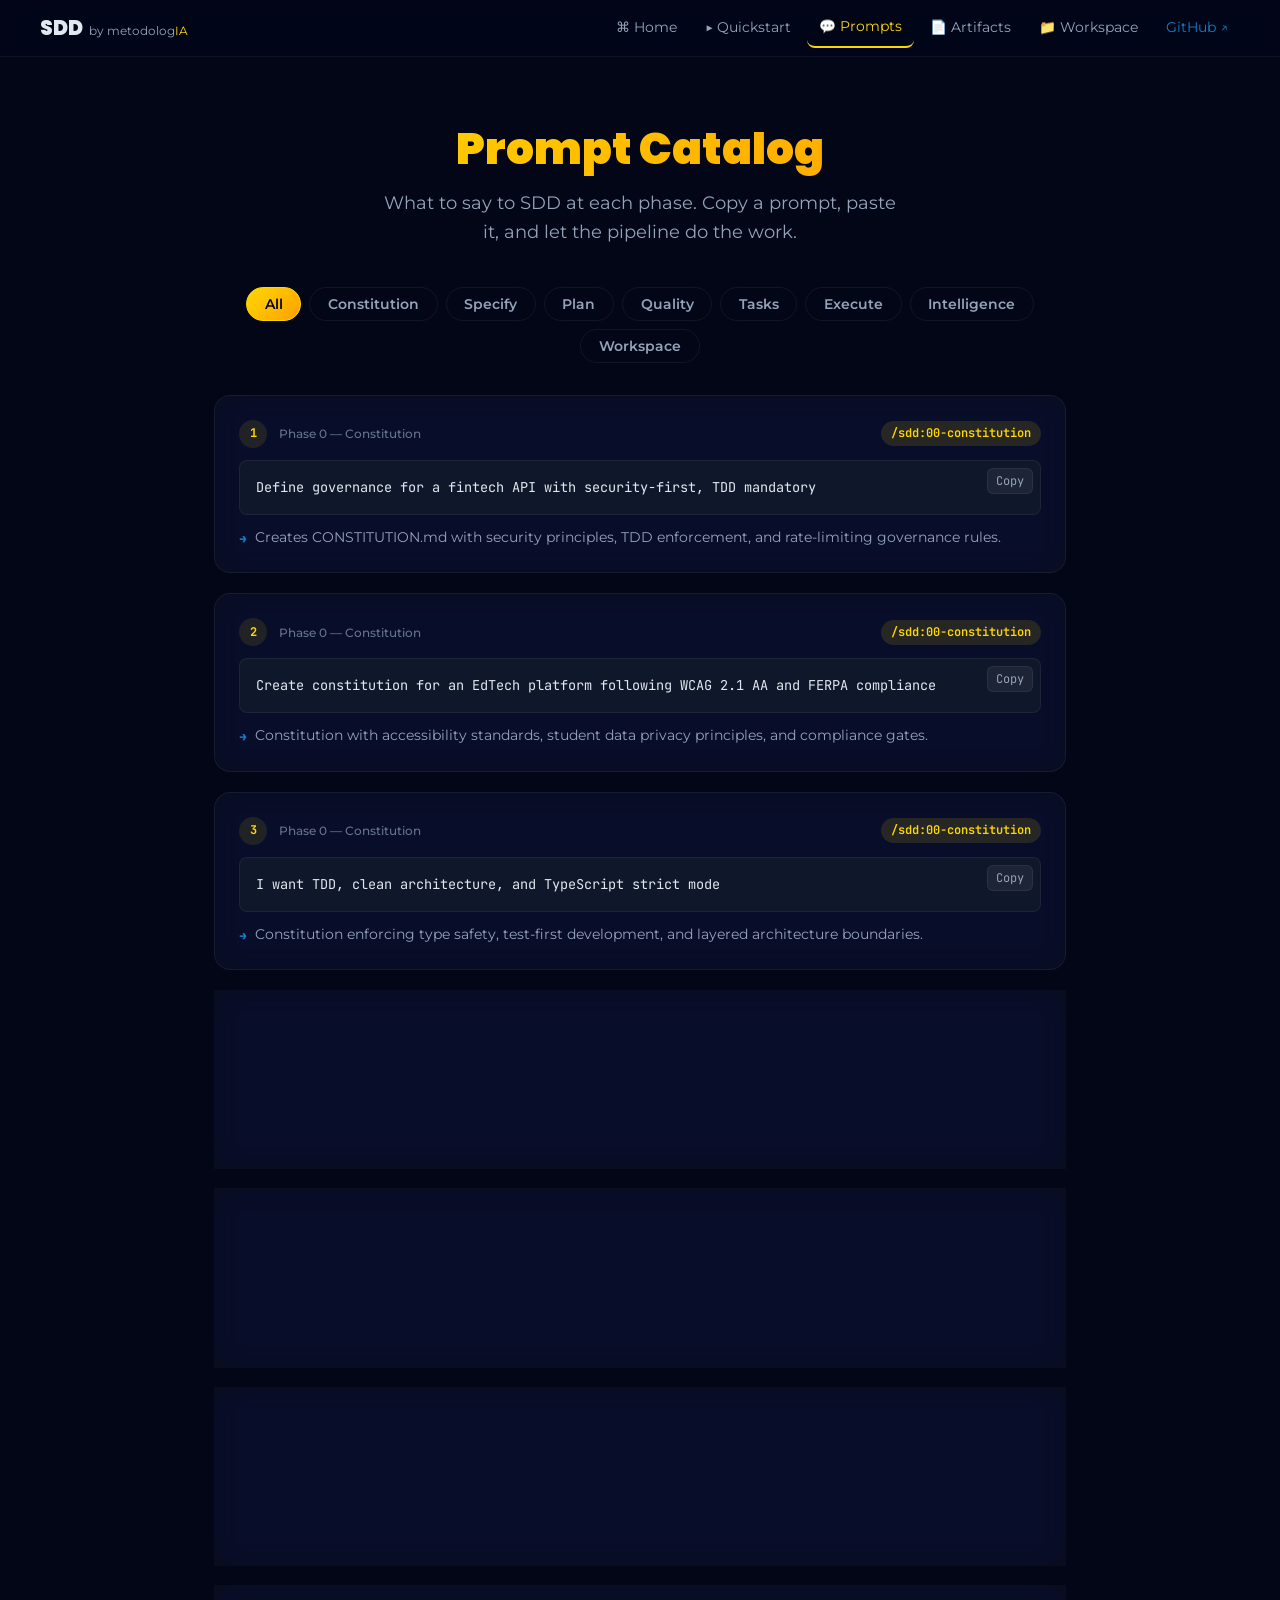
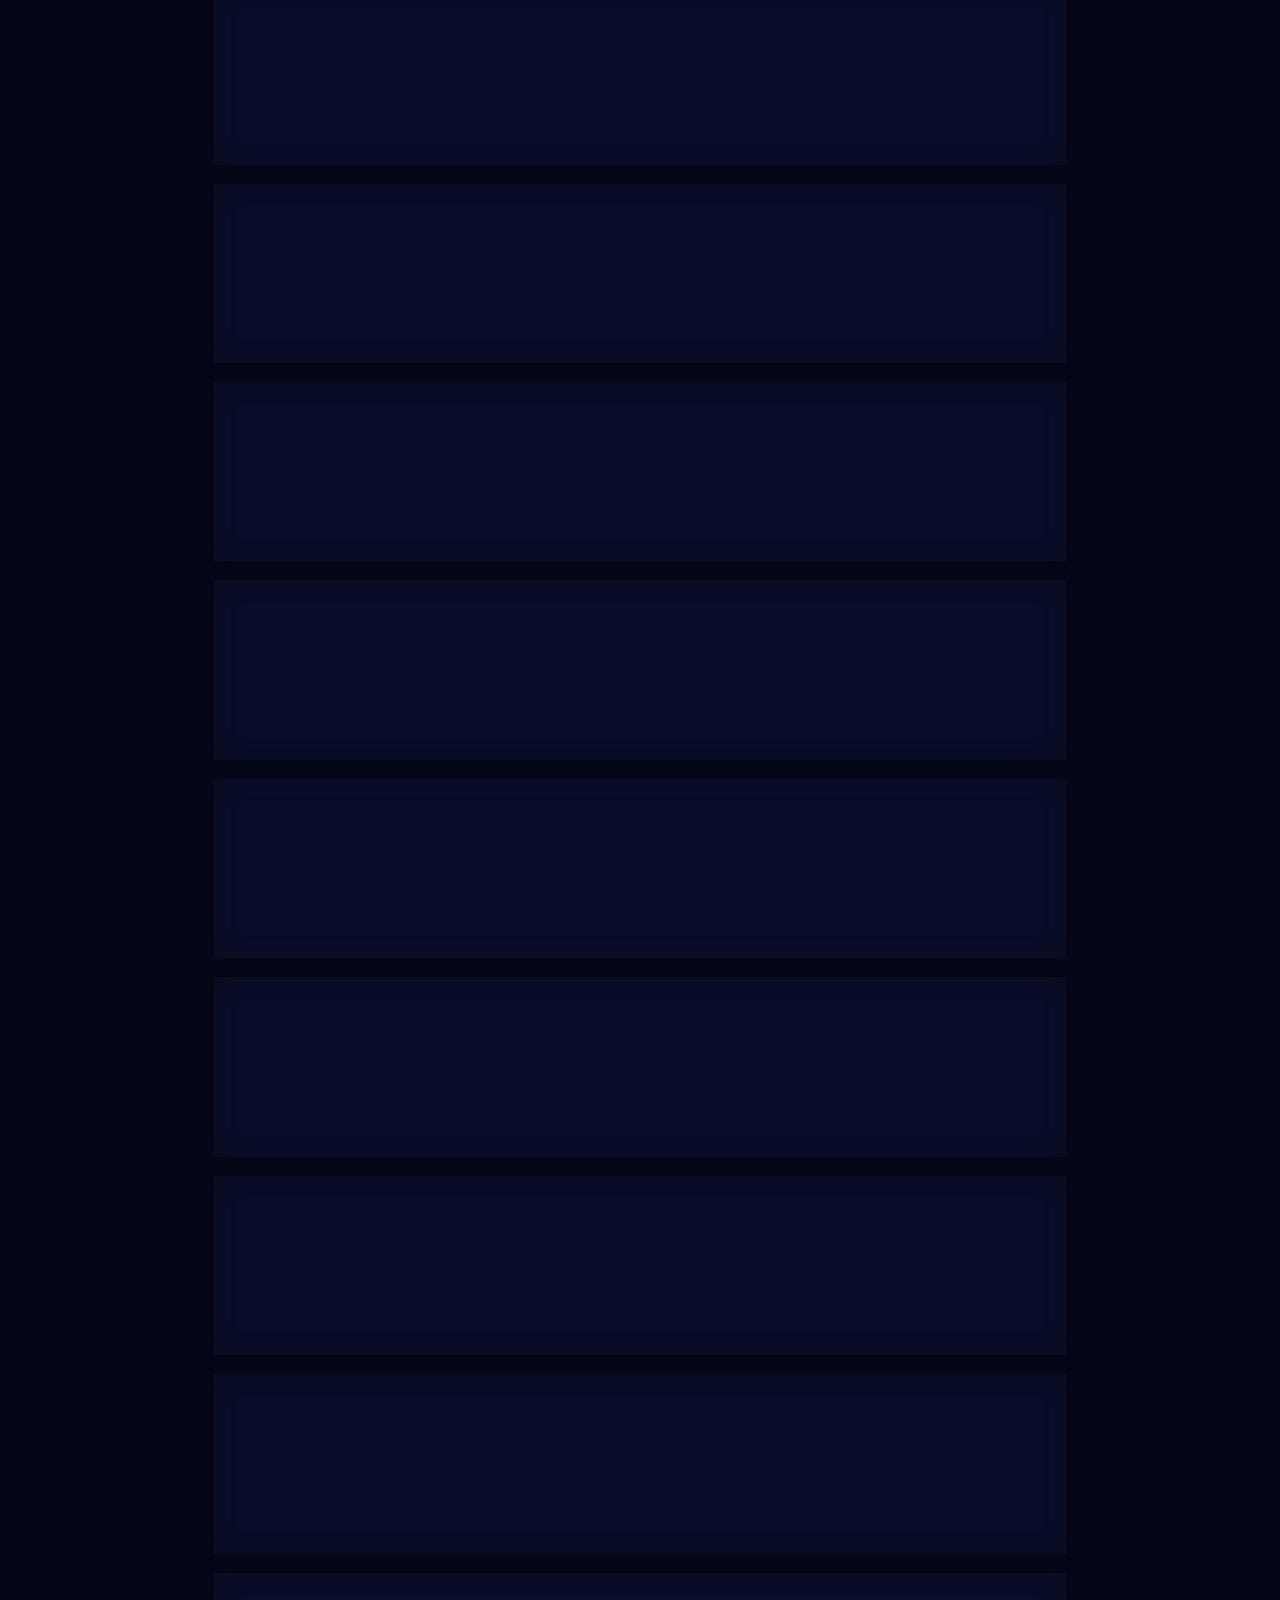
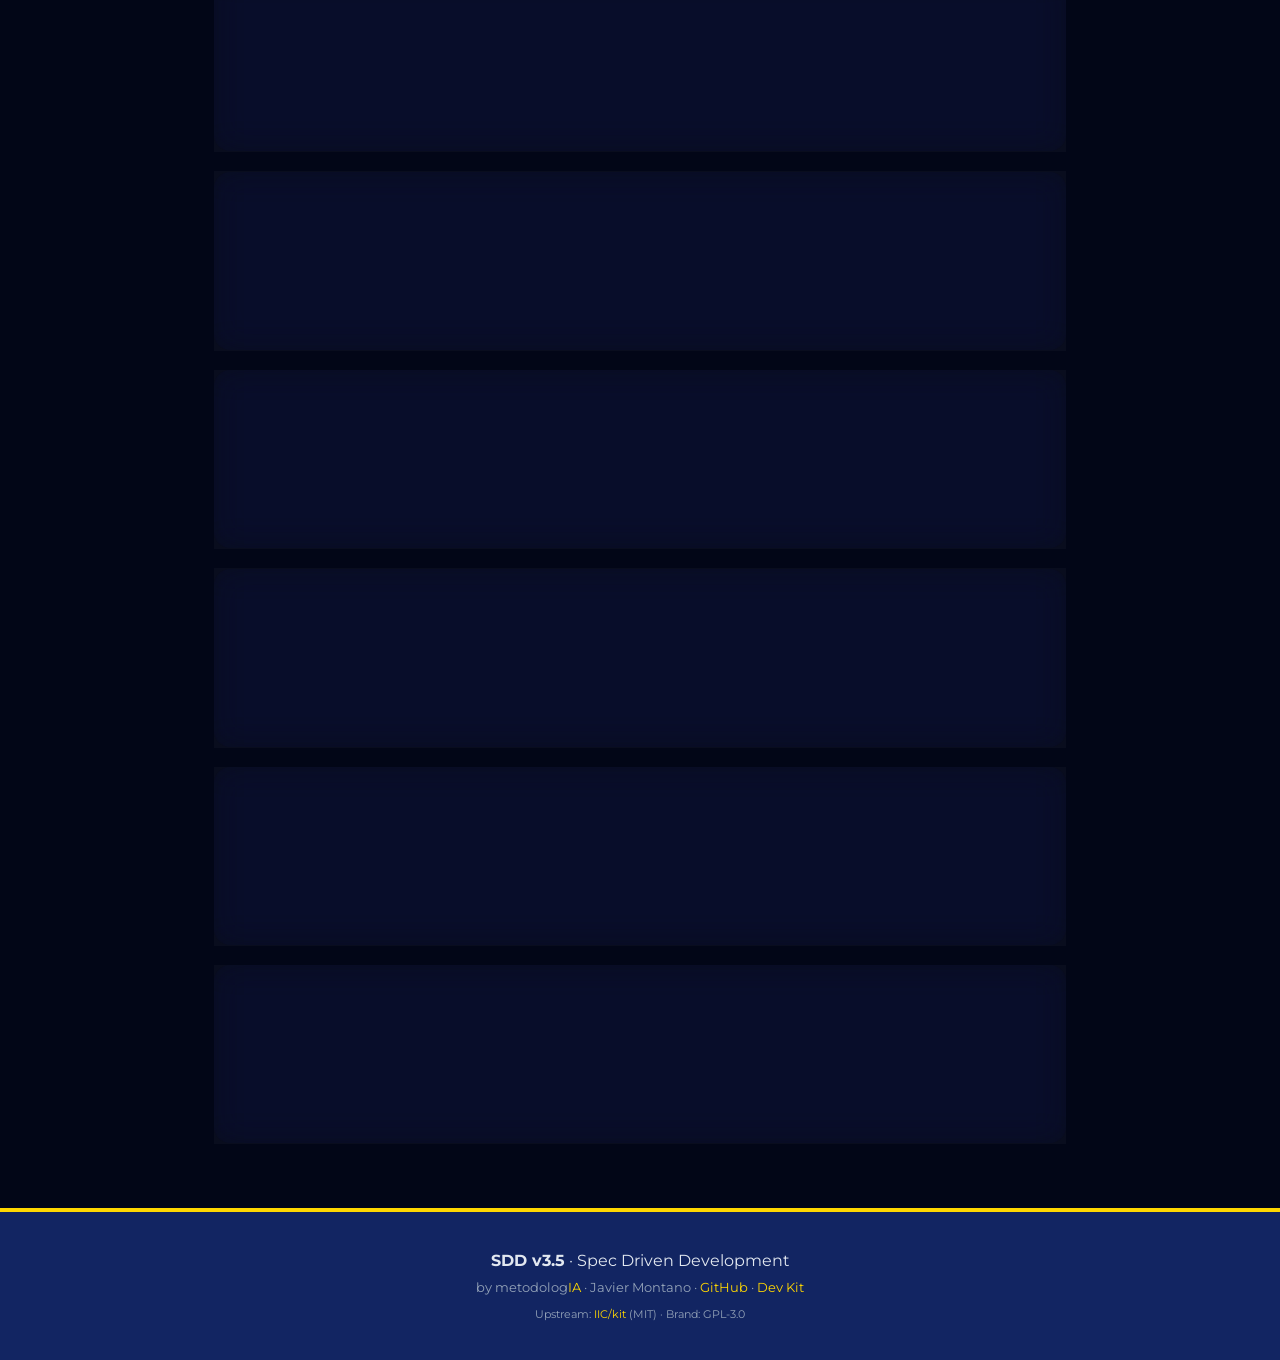
<file: docs/prompts.html>
<!DOCTYPE html>
<html lang="en">
<head>
  <meta charset="UTF-8">
  <meta name="viewport" content="width=device-width, initial-scale=1.0">
  <link rel="icon" type="image/svg+xml" href="data:image/svg+xml,%3Csvg xmlns='http://www.w3.org/2000/svg' viewBox='0 0 36 36'%3E%3Cdefs%3E%3ClinearGradient id='g' x1='0' y1='0' x2='1' y2='1'%3E%3Cstop offset='0%25' stop-color='%230A122A'/%3E%3Cstop offset='100%25' stop-color='%2313315C'/%3E%3C/linearGradient%3E%3C/defs%3E%3Crect width='36' height='36' rx='10' fill='url(%23g)'/%3E%3Crect x='10' y='12' width='4' height='12' rx='.5' fill='%23FFF'/%3E%3Crect x='16' y='12' width='4' height='8' rx='.5' fill='%23FFF'/%3E%3Crect x='16' y='22' width='4' height='2' rx='.5' fill='%23FFF'/%3E%3Crect x='22' y='12' width='4' height='6' rx='.5' fill='%23FFF'/%3E%3Crect x='22' y='20' width='4' height='4' rx='.5' fill='%23FFF'/%3E%3Ccircle cx='18' cy='8' r='2' fill='%23FFD700'/%3E%3C/svg%3E">
  <title>Prompt Catalog — SDD by metodologIA</title>
  <link href="https://fonts.googleapis.com/css2?family=Poppins:wght@400;600;700;900&family=Montserrat:wght@400;500;600&family=JetBrains+Mono&display=swap" rel="stylesheet">
  <link rel="stylesheet" href="shared/tokens.css">
  <style>
    /* ── Hero ─────────────────────────────────────────────────── */
    .hero {
      text-align: center;
      padding: 4rem 1.5rem 2.5rem;
      max-width: 800px;
      margin: 0 auto;
    }
    .hero h1 {
      font-size: 2.75rem;
      font-weight: 900;
      background: linear-gradient(135deg, var(--brand-gold), var(--brand-gold-dark));
      -webkit-background-clip: text;
      -webkit-text-fill-color: transparent;
      background-clip: text;
      margin-bottom: 0.75rem;
    }
    .hero p {
      color: var(--text-muted);
      font-size: 1.15rem;
      max-width: 520px;
      margin: 0 auto;
    }

    /* ── Filter Tabs ─────────────────────────────────────────── */
    .filter-bar {
      display: flex;
      flex-wrap: wrap;
      justify-content: center;
      gap: 0.5rem;
      padding: 0 1.5rem 2rem;
      max-width: 900px;
      margin: 0 auto;
    }
    .filter-btn {
      padding: 0.5rem 1.1rem;
      border-radius: var(--radius-full);
      border: 1.5px solid var(--border-subtle);
      background: transparent;
      color: var(--text-muted);
      font-family: var(--font-body);
      font-size: 0.85rem;
      font-weight: 600;
      cursor: pointer;
      transition: all var(--transition-normal);
    }
    .filter-btn:hover {
      color: var(--text-primary);
      border-color: var(--border-medium);
      background: rgba(255,255,255,0.03);
    }
    .filter-btn.active {
      color: var(--text-inverse);
      background: linear-gradient(135deg, var(--brand-gold), var(--brand-gold-dark));
      border-color: var(--brand-gold);
    }

    /* ── Prompt Grid ─────────────────────────────────────────── */
    .prompt-grid {
      max-width: 900px;
      margin: 0 auto;
      padding: 0 1.5rem;
      display: flex;
      flex-direction: column;
      gap: 1.25rem;
    }

    /* ── Prompt Card ─────────────────────────────────────────── */
    .prompt-card {
      background: var(--bg-card);
      backdrop-filter: var(--glass);
      -webkit-backdrop-filter: var(--glass);
      border: 1px solid var(--border-subtle);
      border-radius: var(--radius-card);
      padding: var(--space-lg);
      transition: transform var(--transition-normal), box-shadow var(--transition-normal);
    }
    .prompt-card:hover {
      transform: translateY(-2px);
      box-shadow: var(--shadow-glow-gold);
    }
    .prompt-card.hidden { display: none; }

    .prompt-header {
      display: flex;
      align-items: center;
      gap: 0.75rem;
      margin-bottom: 0.75rem;
      flex-wrap: wrap;
    }
    .prompt-number {
      display: inline-flex;
      align-items: center;
      justify-content: center;
      width: 28px; height: 28px;
      border-radius: 50%;
      background: rgba(255,215,0,0.1);
      color: var(--brand-gold);
      font-family: var(--font-mono);
      font-size: 0.75rem;
      font-weight: 700;
      flex-shrink: 0;
    }
    .phase-label {
      font-size: 0.75rem;
      color: var(--text-dim);
      font-weight: 500;
    }
    .cmd-badge {
      display: inline-flex;
      align-items: center;
      gap: 4px;
      padding: 3px 10px;
      border-radius: var(--radius-full);
      background: rgba(255,215,0,0.12);
      color: var(--brand-gold);
      font-family: var(--font-mono);
      font-size: 0.75rem;
      font-weight: 600;
      margin-left: auto;
    }

    /* ── Code Block ──────────────────────────────────────────── */
    .prompt-code-wrapper {
      position: relative;
      margin-bottom: 0.75rem;
    }
    .prompt-code {
      background: var(--bg-surface);
      border: 1px solid var(--border-subtle);
      border-radius: var(--radius-sm);
      padding: 1rem 3rem 1rem 1rem;
      font-family: var(--font-mono);
      font-size: 0.85rem;
      color: var(--text-primary);
      line-height: 1.55;
      white-space: pre-wrap;
      word-break: break-word;
    }
    .copy-btn {
      position: absolute;
      top: 0.5rem;
      right: 0.5rem;
      background: rgba(255,255,255,0.06);
      border: 1px solid var(--border-subtle);
      border-radius: 6px;
      color: var(--text-muted);
      font-size: 0.75rem;
      padding: 4px 8px;
      cursor: pointer;
      font-family: var(--font-mono);
      transition: all var(--transition-fast);
    }
    .copy-btn:hover {
      background: rgba(255,215,0,0.12);
      color: var(--brand-gold);
      border-color: var(--border-gold);
    }
    .copy-btn.copied {
      background: rgba(19,125,197,0.15);
      color: var(--brand-blue);
      border-color: var(--brand-blue);
    }

    /* ── Expected Output ─────────────────────────────────────── */
    .prompt-output {
      display: flex;
      align-items: flex-start;
      gap: 0.5rem;
      color: var(--text-muted);
      font-size: 0.85rem;
      line-height: 1.5;
    }
    .prompt-output .arrow {
      color: var(--brand-blue);
      font-weight: 700;
      flex-shrink: 0;
      margin-top: 1px;
    }

    /* ── Responsive ──────────────────────────────────────────── */
    @media (max-width: 640px) {
      .hero h1 { font-size: 2rem; }
      .prompt-header { flex-direction: column; align-items: flex-start; }
      .cmd-badge { margin-left: 0; }
    }
  </style>
</head>
<body>

  <!-- ═══ Hero ═══ -->
  <section class="hero">
    <h1>Prompt Catalog</h1>
    <p>What to say to SDD at each phase. Copy a prompt, paste it, and let the pipeline do the work.</p>
  </section>

  <!-- ═══ Filter Tabs ═══ -->
  <div class="filter-bar" id="filterBar">
    <button class="filter-btn active" data-filter="all">All</button>
    <button class="filter-btn" data-filter="constitution">Constitution</button>
    <button class="filter-btn" data-filter="specify">Specify</button>
    <button class="filter-btn" data-filter="plan">Plan</button>
    <button class="filter-btn" data-filter="quality">Quality</button>
    <button class="filter-btn" data-filter="tasks">Tasks</button>
    <button class="filter-btn" data-filter="execute">Execute</button>
    <button class="filter-btn" data-filter="intelligence">Intelligence</button>
    <button class="filter-btn" data-filter="workspace">Workspace</button>
  </div>

  <!-- ═══ Prompt Grid ═══ -->
  <div class="prompt-grid" id="promptGrid">

    <!-- ── Phase 0: Constitution ─────────────────────────────── -->
    <div class="prompt-card" data-phase="constitution">
      <div class="prompt-header">
        <span class="prompt-number">1</span>
        <span class="phase-label">Phase 0 &mdash; Constitution</span>
        <span class="cmd-badge">/sdd:00-constitution</span>
      </div>
      <div class="prompt-code-wrapper">
        <pre class="prompt-code">Define governance for a fintech API with security-first, TDD mandatory</pre>
        <button class="copy-btn" onclick="copyPrompt(this)">Copy</button>
      </div>
      <div class="prompt-output">
        <span class="arrow">&rarr;</span>
        <span>Creates CONSTITUTION.md with security principles, TDD enforcement, and rate-limiting governance rules.</span>
      </div>
    </div>

    <div class="prompt-card" data-phase="constitution">
      <div class="prompt-header">
        <span class="prompt-number">2</span>
        <span class="phase-label">Phase 0 &mdash; Constitution</span>
        <span class="cmd-badge">/sdd:00-constitution</span>
      </div>
      <div class="prompt-code-wrapper">
        <pre class="prompt-code">Create constitution for an EdTech platform following WCAG 2.1 AA and FERPA compliance</pre>
        <button class="copy-btn" onclick="copyPrompt(this)">Copy</button>
      </div>
      <div class="prompt-output">
        <span class="arrow">&rarr;</span>
        <span>Constitution with accessibility standards, student data privacy principles, and compliance gates.</span>
      </div>
    </div>

    <div class="prompt-card" data-phase="constitution">
      <div class="prompt-header">
        <span class="prompt-number">3</span>
        <span class="phase-label">Phase 0 &mdash; Constitution</span>
        <span class="cmd-badge">/sdd:00-constitution</span>
      </div>
      <div class="prompt-code-wrapper">
        <pre class="prompt-code">I want TDD, clean architecture, and TypeScript strict mode</pre>
        <button class="copy-btn" onclick="copyPrompt(this)">Copy</button>
      </div>
      <div class="prompt-output">
        <span class="arrow">&rarr;</span>
        <span>Constitution enforcing type safety, test-first development, and layered architecture boundaries.</span>
      </div>
    </div>

    <!-- ── Phase 1: Specify ──────────────────────────────────── -->
    <div class="prompt-card" data-phase="specify">
      <div class="prompt-header">
        <span class="prompt-number">4</span>
        <span class="phase-label">Phase 1 &mdash; Specify</span>
        <span class="cmd-badge">/sdd:spec</span>
      </div>
      <div class="prompt-code-wrapper">
        <pre class="prompt-code">Create a feature spec for user authentication with OAuth2 + MFA</pre>
        <button class="copy-btn" onclick="copyPrompt(this)">Copy</button>
      </div>
      <div class="prompt-output">
        <span class="arrow">&rarr;</span>
        <span>spec.md with FR-001 to FR-005, user stories, acceptance criteria, and OAuth2 flow diagrams.</span>
      </div>
    </div>

    <div class="prompt-card" data-phase="specify">
      <div class="prompt-header">
        <span class="prompt-number">5</span>
        <span class="phase-label">Phase 1 &mdash; Specify</span>
        <span class="cmd-badge">/sdd:spec</span>
      </div>
      <div class="prompt-code-wrapper">
        <pre class="prompt-code">Specify a real-time notification system with WebSocket fallback to SSE</pre>
        <button class="copy-btn" onclick="copyPrompt(this)">Copy</button>
      </div>
      <div class="prompt-output">
        <span class="arrow">&rarr;</span>
        <span>spec.md with connection upgrade logic, SSE fallback strategy, and delivery guarantee requirements.</span>
      </div>
    </div>

    <div class="prompt-card" data-phase="specify">
      <div class="prompt-header">
        <span class="prompt-number">6</span>
        <span class="phase-label">Phase 1 &mdash; Specify</span>
        <span class="cmd-badge">/sdd:spec</span>
      </div>
      <div class="prompt-code-wrapper">
        <pre class="prompt-code">I need a file upload feature: S3 storage, virus scanning, 100MB max</pre>
        <button class="copy-btn" onclick="copyPrompt(this)">Copy</button>
      </div>
      <div class="prompt-output">
        <span class="arrow">&rarr;</span>
        <span>spec.md with storage requirements, file validation rules, and malware scanning integration.</span>
      </div>
    </div>

    <!-- ── Phase 2: Plan ─────────────────────────────────────── -->
    <div class="prompt-card" data-phase="plan">
      <div class="prompt-header">
        <span class="prompt-number">7</span>
        <span class="phase-label">Phase 2 &mdash; Plan</span>
        <span class="cmd-badge">/sdd:plan</span>
      </div>
      <div class="prompt-code-wrapper">
        <pre class="prompt-code">Generate technical plan for the auth feature using Supabase</pre>
        <button class="copy-btn" onclick="copyPrompt(this)">Copy</button>
      </div>
      <div class="prompt-output">
        <span class="arrow">&rarr;</span>
        <span>plan.md with data model, API endpoints, Supabase RLS policies, and auth flow sequence diagram.</span>
      </div>
    </div>

    <div class="prompt-card" data-phase="plan">
      <div class="prompt-header">
        <span class="prompt-number">8</span>
        <span class="phase-label">Phase 2 &mdash; Plan</span>
        <span class="cmd-badge">/sdd:plan</span>
      </div>
      <div class="prompt-code-wrapper">
        <pre class="prompt-code">Plan the notification system using Redis pub/sub and Vercel Edge Functions</pre>
        <button class="copy-btn" onclick="copyPrompt(this)">Copy</button>
      </div>
      <div class="prompt-output">
        <span class="arrow">&rarr;</span>
        <span>plan.md with architecture diagram, Redis channel design, edge function routing, and scaling strategy.</span>
      </div>
    </div>

    <!-- ── Phase 3-4: Quality ────────────────────────────────── -->
    <div class="prompt-card" data-phase="quality">
      <div class="prompt-header">
        <span class="prompt-number">9</span>
        <span class="phase-label">Phase 3 &mdash; Quality</span>
        <span class="cmd-badge">/sdd:check</span>
      </div>
      <div class="prompt-code-wrapper">
        <pre class="prompt-code">Generate quality checklist for the auth spec</pre>
        <button class="copy-btn" onclick="copyPrompt(this)">Copy</button>
      </div>
      <div class="prompt-output">
        <span class="arrow">&rarr;</span>
        <span>checklist.md with requirement-level quality tests, edge cases, and security validation items.</span>
      </div>
    </div>

    <div class="prompt-card" data-phase="quality">
      <div class="prompt-header">
        <span class="prompt-number">10</span>
        <span class="phase-label">Phase 4 &mdash; Testify</span>
        <span class="cmd-badge">/sdd:test</span>
      </div>
      <div class="prompt-code-wrapper">
        <pre class="prompt-code">Create BDD test scenarios for user registration</pre>
        <button class="copy-btn" onclick="copyPrompt(this)">Copy</button>
      </div>
      <div class="prompt-output">
        <span class="arrow">&rarr;</span>
        <span>.feature files with Given/When/Then scenarios, @TS-NNN and @FR-NNN traceability tags.</span>
      </div>
    </div>

    <!-- ── Phase 5: Tasks ────────────────────────────────────── -->
    <div class="prompt-card" data-phase="tasks">
      <div class="prompt-header">
        <span class="prompt-number">11</span>
        <span class="phase-label">Phase 5 &mdash; Tasks</span>
        <span class="cmd-badge">/sdd:tasks</span>
      </div>
      <div class="prompt-code-wrapper">
        <pre class="prompt-code">Break down the auth plan into implementable tasks</pre>
        <button class="copy-btn" onclick="copyPrompt(this)">Copy</button>
      </div>
      <div class="prompt-output">
        <span class="arrow">&rarr;</span>
        <span>tasks.md with T-001 to T-015, dependency graph, parallel execution markers, and effort estimates.</span>
      </div>
    </div>

    <!-- ── Phase 6-8: Execute ────────────────────────────────── -->
    <div class="prompt-card" data-phase="execute">
      <div class="prompt-header">
        <span class="prompt-number">12</span>
        <span class="phase-label">Phase 6 &mdash; Analyze</span>
        <span class="cmd-badge">/sdd:analyze</span>
      </div>
      <div class="prompt-code-wrapper">
        <pre class="prompt-code">Analyze cross-artifact consistency</pre>
        <button class="copy-btn" onclick="copyPrompt(this)">Copy</button>
      </div>
      <div class="prompt-output">
        <span class="arrow">&rarr;</span>
        <span>analysis.md with coverage percentages, conflict detection, orphan identification, and fix suggestions.</span>
      </div>
    </div>

    <div class="prompt-card" data-phase="execute">
      <div class="prompt-header">
        <span class="prompt-number">13</span>
        <span class="phase-label">Phase 7 &mdash; Implement</span>
        <span class="cmd-badge">/sdd:impl</span>
      </div>
      <div class="prompt-code-wrapper">
        <pre class="prompt-code">Start implementing the auth feature</pre>
        <button class="copy-btn" onclick="copyPrompt(this)">Copy</button>
      </div>
      <div class="prompt-output">
        <span class="arrow">&rarr;</span>
        <span>Code generation following tasks.md order, with test-first approach and traceability comments.</span>
      </div>
    </div>

    <div class="prompt-card" data-phase="execute">
      <div class="prompt-header">
        <span class="prompt-number">14</span>
        <span class="phase-label">Phase 8 &mdash; Issues</span>
        <span class="cmd-badge">/sdd:issues</span>
      </div>
      <div class="prompt-code-wrapper">
        <pre class="prompt-code">Export tasks to GitHub Issues</pre>
        <button class="copy-btn" onclick="copyPrompt(this)">Copy</button>
      </div>
      <div class="prompt-output">
        <span class="arrow">&rarr;</span>
        <span>GitHub Issues created with labels, milestone assignments, and dependency references.</span>
      </div>
    </div>

    <!-- ── Intelligence ──────────────────────────────────────── -->
    <div class="prompt-card" data-phase="intelligence">
      <div class="prompt-header">
        <span class="prompt-number">15</span>
        <span class="phase-label">Intelligence</span>
        <span class="cmd-badge">/sdd:sentinel</span>
      </div>
      <div class="prompt-code-wrapper">
        <pre class="prompt-code">What's the project health? Any risks?</pre>
        <button class="copy-btn" onclick="copyPrompt(this)">Copy</button>
      </div>
      <div class="prompt-output">
        <span class="arrow">&rarr;</span>
        <span>Health score (0-100), findings table, risk indicators, and actionable recommendations.</span>
      </div>
    </div>

    <div class="prompt-card" data-phase="intelligence">
      <div class="prompt-header">
        <span class="prompt-number">16</span>
        <span class="phase-label">Intelligence</span>
        <span class="cmd-badge">/sdd:graph</span>
      </div>
      <div class="prompt-code-wrapper">
        <pre class="prompt-code">Build the knowledge graph</pre>
        <button class="copy-btn" onclick="copyPrompt(this)">Copy</button>
      </div>
      <div class="prompt-output">
        <span class="arrow">&rarr;</span>
        <span>knowledge-graph.json with Principle, Requirement, Test, and Task nodes, edges, and orphan detection.</span>
      </div>
    </div>

    <div class="prompt-card" data-phase="intelligence">
      <div class="prompt-header">
        <span class="prompt-number">17</span>
        <span class="phase-label">Intelligence</span>
        <span class="cmd-badge">/sdd:dashboard</span>
      </div>
      <div class="prompt-code-wrapper">
        <pre class="prompt-code">Show me the dashboard</pre>
        <button class="copy-btn" onclick="copyPrompt(this)">Copy</button>
      </div>
      <div class="prompt-output">
        <span class="arrow">&rarr;</span>
        <span>Command Center HTML with health gauge, pipeline board, quality Sankey, and knowledge graph views.</span>
      </div>
    </div>

    <!-- ── Workspace ─────────────────────────────────────────── -->
    <div class="prompt-card" data-phase="workspace">
      <div class="prompt-header">
        <span class="prompt-number">18</span>
        <span class="phase-label">Workspace</span>
        <span class="cmd-badge">/sdd:capture</span>
      </div>
      <div class="prompt-code-wrapper">
        <pre class="prompt-code">I have specs in workspace/2026-03-23-api-specs/</pre>
        <button class="copy-btn" onclick="copyPrompt(this)">Copy</button>
      </div>
      <div class="prompt-output">
        <span class="arrow">&rarr;</span>
        <span>RAG memory files created from each file in the directory, indexed in rag-index.json.</span>
      </div>
    </div>

    <div class="prompt-card" data-phase="workspace">
      <div class="prompt-header">
        <span class="prompt-number">19</span>
        <span class="phase-label">Workspace</span>
        <span class="cmd-badge">/sdd:capture</span>
      </div>
      <div class="prompt-code-wrapper">
        <pre class="prompt-code">Capture this PDF as RAG memory</pre>
        <button class="copy-btn" onclick="copyPrompt(this)">Copy</button>
      </div>
      <div class="prompt-output">
        <span class="arrow">&rarr;</span>
        <span>rag-memory-of-report.md with frontmatter, abstract, key takeaways, and full content extraction.</span>
      </div>
    </div>

    <div class="prompt-card" data-phase="workspace">
      <div class="prompt-header">
        <span class="prompt-number">20</span>
        <span class="phase-label">Workspace</span>
        <span class="cmd-badge">/sdd:capture --scan</span>
      </div>
      <div class="prompt-code-wrapper">
        <pre class="prompt-code">Process all files in .specify/inputs/</pre>
        <button class="copy-btn" onclick="copyPrompt(this)">Copy</button>
      </div>
      <div class="prompt-output">
        <span class="arrow">&rarr;</span>
        <span>Batch scan: all files indexed as RAG memory with auto-detected types and cross-references.</span>
      </div>
    </div>

  </div><!-- /prompt-grid -->

  <!-- ═══ Scripts ═══ -->
  <script>
    // ── Copy to clipboard ───────────────────────────────────
    function copyPrompt(btn) {
      const code = btn.parentElement.querySelector('.prompt-code');
      const text = code.textContent.trim();
      navigator.clipboard.writeText(text).then(() => {
        btn.textContent = 'Copied';
        btn.classList.add('copied');
        setTimeout(() => {
          btn.textContent = 'Copy';
          btn.classList.remove('copied');
        }, 1800);
      });
    }

    // ── Filter logic ────────────────────────────────────────
    const filterBar = document.getElementById('filterBar');
    const cards = document.querySelectorAll('.prompt-card');

    filterBar.addEventListener('click', (e) => {
      const btn = e.target.closest('.filter-btn');
      if (!btn) return;

      filterBar.querySelectorAll('.filter-btn').forEach(b => b.classList.remove('active'));
      btn.classList.add('active');

      const phase = btn.dataset.filter;
      cards.forEach(card => {
        if (phase === 'all' || card.dataset.phase === phase) {
          card.classList.remove('hidden');
        } else {
          card.classList.add('hidden');
        }
      });
    });
  </script>

  <script src="shared/nav.js"></script>
  <script src="shared/footer.js"></script>
</body>
</html>
</file>
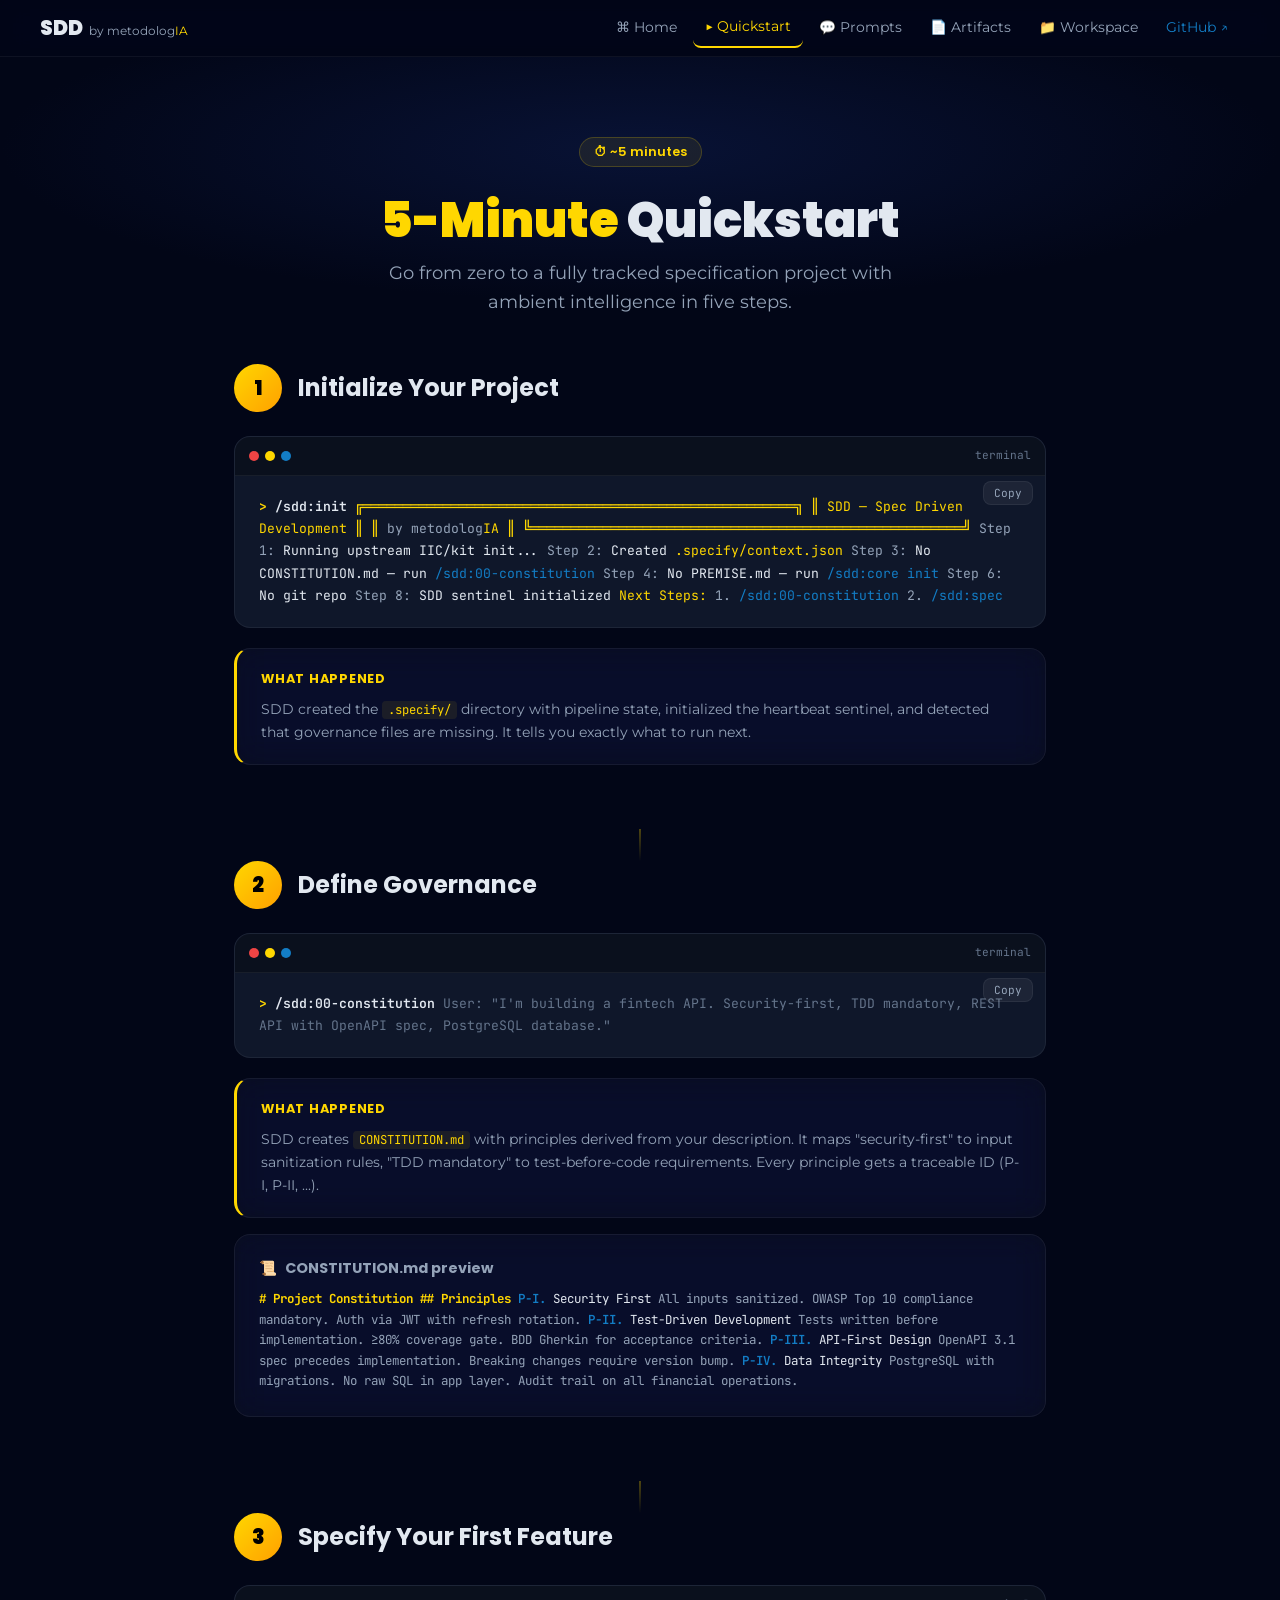
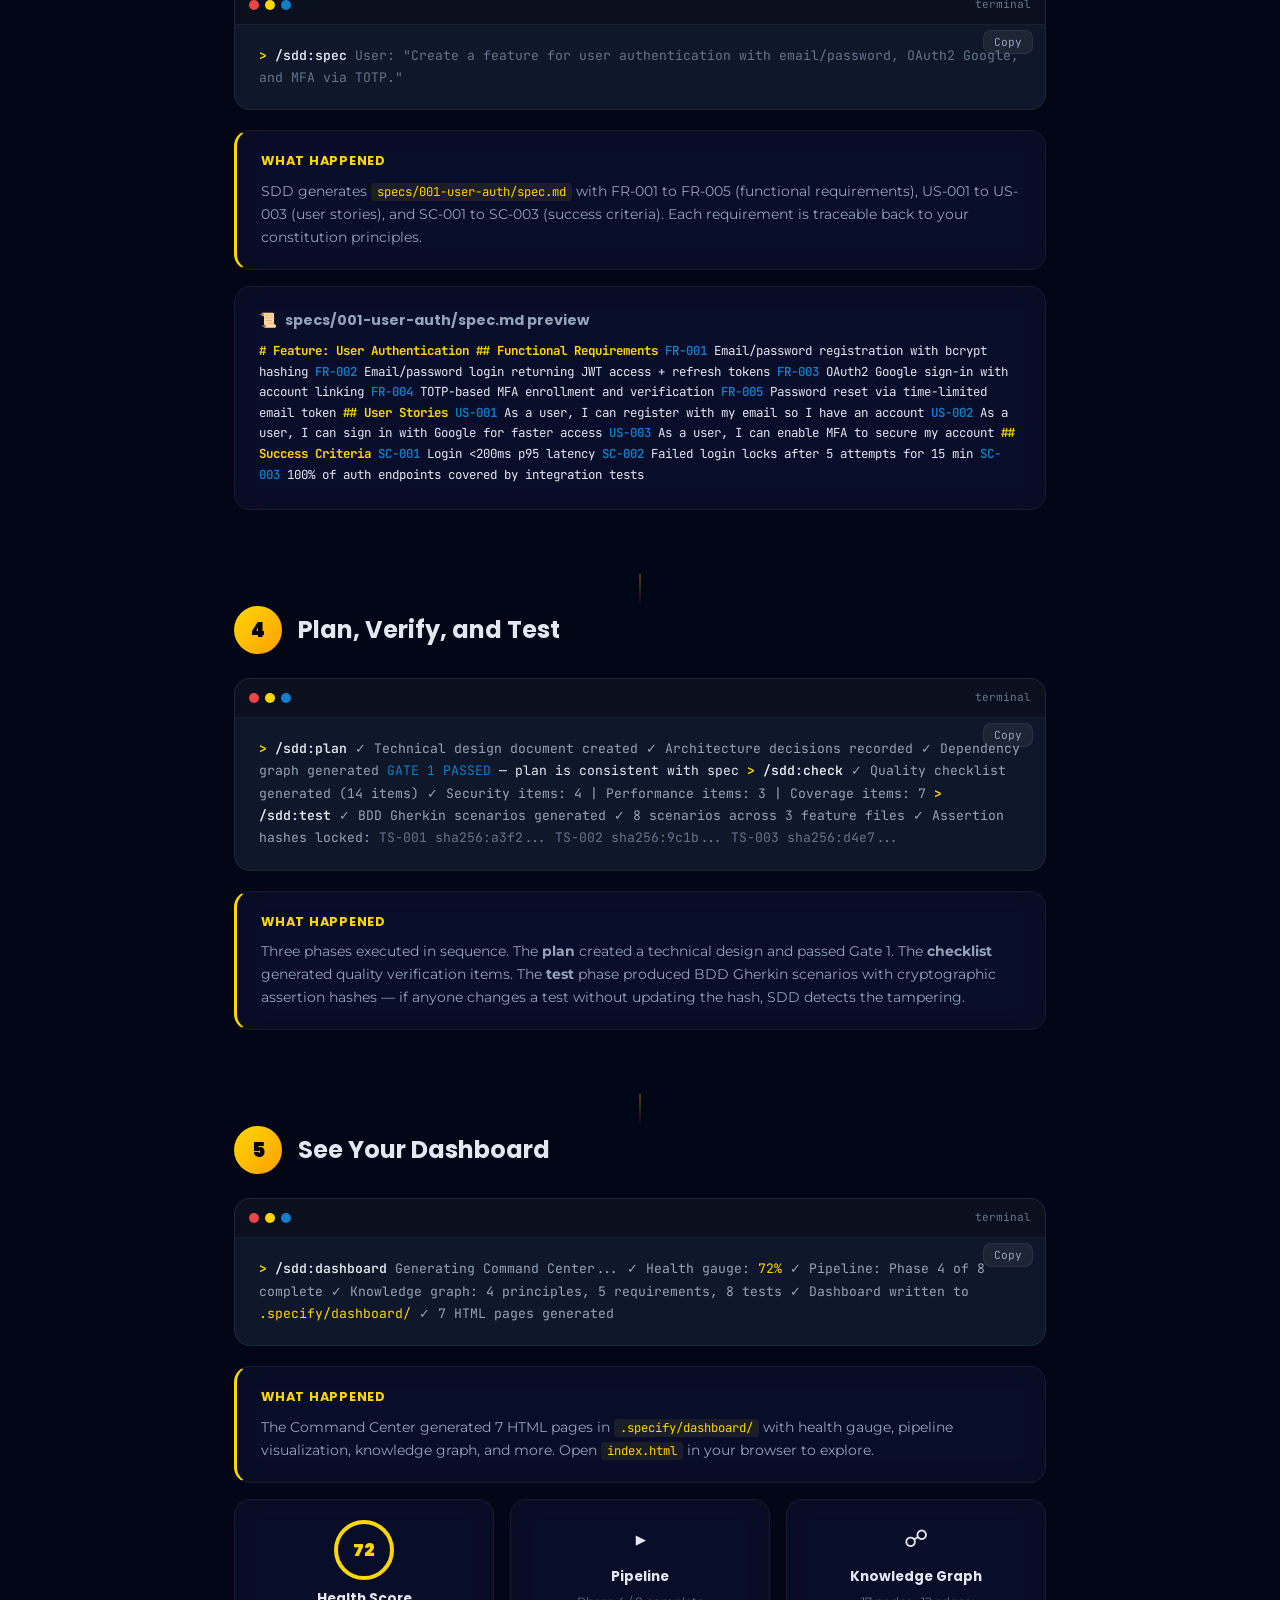
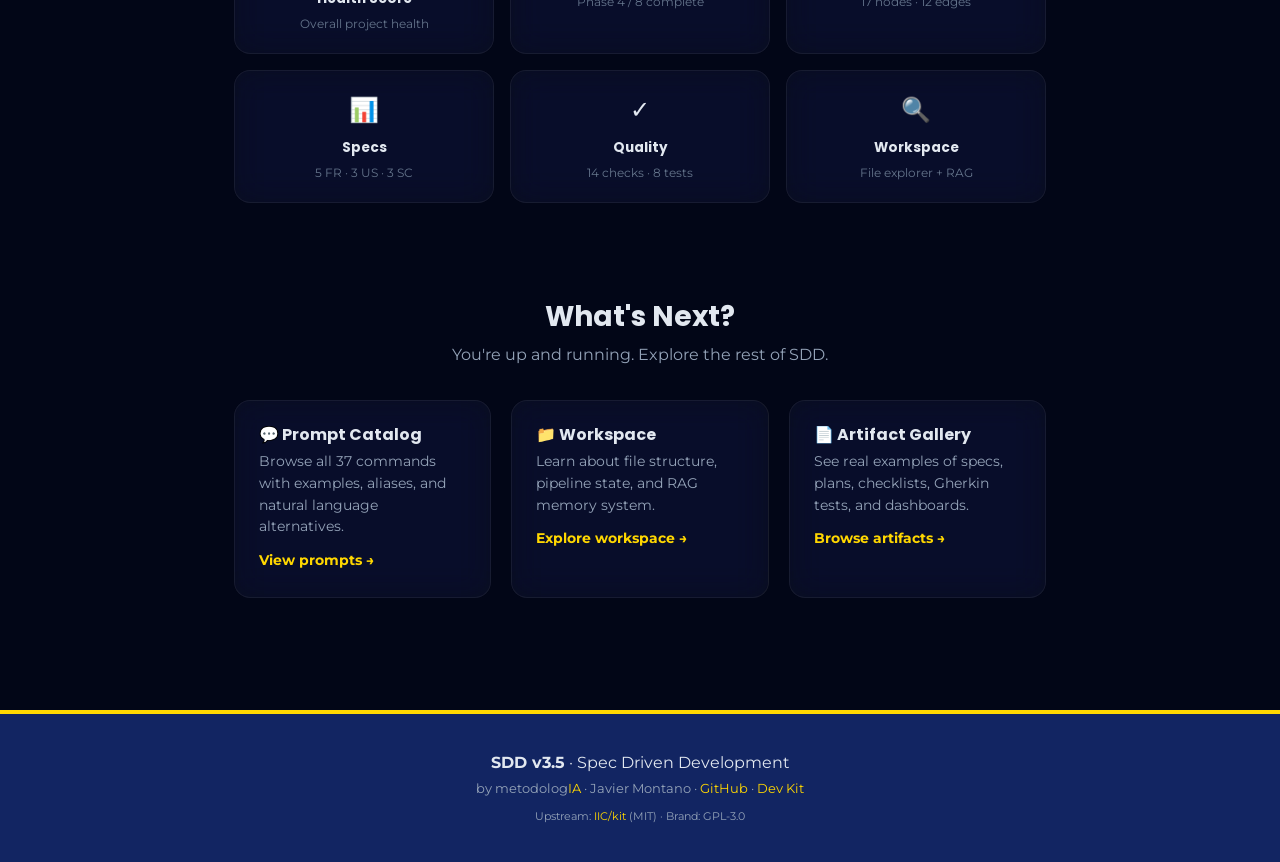
<file: docs/quickstart.html>
<!DOCTYPE html>
<html lang="en">
<head>
  <meta charset="UTF-8">
  <meta name="viewport" content="width=device-width, initial-scale=1.0">
  <link rel="icon" type="image/svg+xml" href="data:image/svg+xml,%3Csvg xmlns='http://www.w3.org/2000/svg' viewBox='0 0 36 36'%3E%3Cdefs%3E%3ClinearGradient id='g' x1='0' y1='0' x2='1' y2='1'%3E%3Cstop offset='0%25' stop-color='%230A122A'/%3E%3Cstop offset='100%25' stop-color='%2313315C'/%3E%3C/linearGradient%3E%3C/defs%3E%3Crect width='36' height='36' rx='10' fill='url(%23g)'/%3E%3Crect x='10' y='12' width='4' height='12' rx='.5' fill='%23FFF'/%3E%3Crect x='16' y='12' width='4' height='8' rx='.5' fill='%23FFF'/%3E%3Crect x='16' y='22' width='4' height='2' rx='.5' fill='%23FFF'/%3E%3Crect x='22' y='12' width='4' height='6' rx='.5' fill='%23FFF'/%3E%3Crect x='22' y='20' width='4' height='4' rx='.5' fill='%23FFF'/%3E%3Ccircle cx='18' cy='8' r='2' fill='%23FFD700'/%3E%3C/svg%3E">
  <title>5-Minute Quickstart — SDD by metodologIA</title>
  <link href="https://fonts.googleapis.com/css2?family=Poppins:wght@400;600;700;900&family=Montserrat:wght@400;500;600&family=JetBrains+Mono&display=swap" rel="stylesheet">
  <link rel="stylesheet" href="shared/tokens.css">
  <style>
    /* ── Layout ─────────────────────────────────────────────── */
    .container { max-width: 860px; margin: 0 auto; padding: 0 1.5rem; }
    section { padding: 3rem 0; }

    /* ── Page Header ───────────────────────────────────────── */
    .page-header {
      text-align: center; padding: 5rem 1.5rem 3rem;
      position: relative; overflow: hidden;
    }
    .page-header::before {
      content: ''; position: absolute; inset: 0;
      background: radial-gradient(ellipse 50% 50% at 50% 30%, rgba(18,37,98,0.4), transparent);
      pointer-events: none;
    }
    .page-header-content { position: relative; z-index: 1; }
    .page-header h1 {
      font-family: var(--font-heading); font-weight: 900;
      font-size: clamp(2rem, 5vw, 3rem); margin-bottom: 0.5rem;
    }
    .page-header h1 span { color: var(--brand-gold); }
    .page-header p {
      color: var(--text-muted); font-size: 1.1rem;
      max-width: 520px; margin: 0 auto;
    }
    .time-badge {
      display: inline-flex; align-items: center; gap: 6px;
      background: rgba(255,215,0,0.08); border: 1px solid rgba(255,215,0,0.2);
      border-radius: 9999px; padding: 4px 14px; margin-bottom: 1.5rem;
      font-family: var(--font-heading); font-size: 0.8rem;
      color: var(--brand-gold); font-weight: 600;
    }

    /* ── Step ───────────────────────────────────────────────── */
    .step { margin-bottom: 4rem; position: relative; }
    .step-header { display: flex; align-items: center; gap: 1rem; margin-bottom: 1.5rem; }
    .step-number {
      width: 48px; height: 48px; border-radius: 50%; flex-shrink: 0;
      background: linear-gradient(135deg, var(--brand-gold), var(--brand-gold-dark));
      display: flex; align-items: center; justify-content: center;
      font-family: var(--font-heading); font-weight: 900; font-size: 1.25rem;
      color: #000;
    }
    .step-header h2 {
      font-family: var(--font-heading); font-weight: 700;
      font-size: clamp(1.25rem, 3vw, 1.5rem);
    }

    /* ── Terminal Mockup ───────────────────────────────────── */
    .terminal {
      background: #0F172A; border: 1px solid var(--border-subtle);
      border-radius: var(--radius-card); overflow: hidden;
      margin-bottom: 1.25rem; position: relative;
    }
    .terminal-bar {
      display: flex; align-items: center; gap: 6px;
      padding: 10px 14px; background: rgba(0,0,0,0.3);
      border-bottom: 1px solid var(--border-subtle);
    }
    .terminal-dot {
      width: 10px; height: 10px; border-radius: 50%;
    }
    .terminal-dot.r { background: #EF4444; }
    .terminal-dot.y { background: var(--brand-gold); }
    .terminal-dot.b { background: var(--brand-blue); }
    .terminal-title {
      margin-left: auto; font-family: var(--font-mono);
      font-size: 0.7rem; color: var(--text-dim);
    }
    .terminal-body {
      padding: 1.25rem 1.5rem; font-family: var(--font-mono);
      font-size: 0.82rem; line-height: 1.7; overflow-x: auto;
      color: var(--text-primary);
    }
    .terminal-body .prompt { color: var(--brand-gold); font-weight: 700; }
    .terminal-body .cmd { color: #E2E8F0; font-weight: 600; }
    .terminal-body .dim { color: var(--text-dim); }
    .terminal-body .blue { color: var(--brand-blue); }
    .terminal-body .gold { color: var(--brand-gold); }
    .terminal-body .muted { color: var(--text-muted); }
    .terminal-body .box-line { color: var(--brand-gold); }

    /* Copy button */
    .copy-btn {
      position: absolute; top: 44px; right: 12px;
      background: rgba(255,255,255,0.06); border: 1px solid var(--border-subtle);
      border-radius: var(--radius-sm); padding: 4px 10px;
      font-family: var(--font-mono); font-size: 0.7rem;
      color: var(--text-muted); cursor: pointer;
      transition: all var(--transition-fast); z-index: 2;
    }
    .copy-btn:hover {
      background: rgba(255,215,0,0.1); color: var(--brand-gold);
      border-color: var(--border-gold);
    }
    .copy-btn.copied { color: var(--brand-blue); }

    /* ── Callout ────────────────────────────────────────────── */
    .callout {
      background: var(--bg-card); backdrop-filter: var(--glass);
      -webkit-backdrop-filter: var(--glass);
      border: 1px solid var(--border-subtle);
      border-left: 3px solid var(--brand-gold);
      border-radius: var(--radius-card); padding: 1.25rem 1.5rem;
      margin-bottom: 1rem;
    }
    .callout-label {
      font-family: var(--font-heading); font-weight: 700;
      font-size: 0.8rem; color: var(--brand-gold);
      text-transform: uppercase; letter-spacing: 0.06em;
      margin-bottom: 0.5rem;
    }
    .callout p { font-size: 0.9rem; color: var(--text-muted); line-height: 1.6; }
    .callout code {
      background: rgba(255,215,0,0.08); padding: 1px 6px;
      border-radius: 4px; font-size: 0.85em; color: var(--brand-gold);
    }

    /* ── Preview Card ──────────────────────────────────────── */
    .preview-card {
      background: var(--bg-card); backdrop-filter: var(--glass);
      -webkit-backdrop-filter: var(--glass);
      border: 1px solid var(--border-subtle);
      border-radius: var(--radius-card); padding: 1.5rem;
      margin-bottom: 1.25rem;
    }
    .preview-card h4 {
      font-family: var(--font-heading); font-size: 0.9rem;
      margin-bottom: 0.75rem; color: var(--text-muted);
      display: flex; align-items: center; gap: 0.5rem;
    }
    .preview-card h4 .icon { color: var(--brand-gold); }
    .preview-content {
      font-family: var(--font-mono); font-size: 0.78rem;
      line-height: 1.65; color: var(--text-muted);
    }
    .preview-content .heading { color: var(--brand-gold); font-weight: 700; }
    .preview-content .label { color: var(--brand-blue); font-weight: 600; }
    .preview-content .value { color: var(--text-primary); }

    /* ── Dashboard Mockup ──────────────────────────────────── */
    .dash-mockup {
      display: grid; grid-template-columns: repeat(auto-fit, minmax(200px, 1fr));
      gap: 1rem; margin-top: 1rem;
    }
    .dash-tile {
      background: var(--bg-card); backdrop-filter: var(--glass);
      -webkit-backdrop-filter: var(--glass);
      border: 1px solid var(--border-subtle);
      border-radius: var(--radius-card); padding: 1.25rem;
      text-align: center;
    }
    .dash-tile-icon { font-size: 1.5rem; margin-bottom: 0.5rem; }
    .dash-tile h5 {
      font-family: var(--font-heading); font-size: 0.85rem;
      margin-bottom: 0.25rem;
    }
    .dash-tile p { font-size: 0.75rem; color: var(--text-dim); }
    .dash-gauge {
      width: 60px; height: 60px; border-radius: 50%;
      border: 4px solid var(--brand-gold);
      display: flex; align-items: center; justify-content: center;
      margin: 0 auto 0.5rem;
      font-family: var(--font-heading); font-weight: 900;
      font-size: 1.1rem; color: var(--brand-gold);
    }

    /* ── Connector Line (between steps) ────────────────────── */
    .step-connector {
      width: 2px; height: 32px; margin: 0 auto;
      background: linear-gradient(180deg, var(--brand-gold), transparent);
      opacity: 0.3;
    }

    /* ── What's Next ───────────────────────────────────────── */
    .next-grid {
      display: grid; grid-template-columns: repeat(auto-fit, minmax(220px, 1fr));
      gap: 1.25rem; margin-top: 2rem;
    }
    .next-card {
      background: var(--bg-card); backdrop-filter: var(--glass);
      -webkit-backdrop-filter: var(--glass);
      border: 1px solid var(--border-subtle); border-radius: var(--radius-card);
      padding: 1.5rem; text-decoration: none; color: inherit;
      transition: all var(--transition-normal); display: block;
    }
    .next-card:hover {
      transform: translateY(-3px); box-shadow: var(--shadow-glow-gold);
      border-color: var(--border-gold); color: inherit;
    }
    .next-card h4 {
      font-family: var(--font-heading); font-size: 1rem;
      margin-bottom: 0.4rem;
    }
    .next-card p { font-size: 0.85rem; color: var(--text-muted); }
    .next-card .arrow {
      color: var(--brand-gold); font-weight: 700; font-size: 0.85rem;
      margin-top: 0.75rem; display: inline-block;
    }

    /* ── Responsive ────────────────────────────────────────── */
    @media (max-width: 600px) {
      .terminal-body { font-size: 0.72rem; padding: 1rem; }
      .step-header h2 { font-size: 1.15rem; }
      .step-number { width: 40px; height: 40px; font-size: 1.1rem; }
    }
  </style>
</head>
<body>
  <script src="shared/nav.js"></script>

  <!-- ════════════════════════════════════════════════════════
       PAGE HEADER
       ════════════════════════════════════════════════════════ -->
  <header class="page-header">
    <div class="page-header-content">
      <div class="time-badge">&#9201; ~5 minutes</div>
      <h1><span>5-Minute</span> Quickstart</h1>
      <p>Go from zero to a fully tracked specification project with ambient intelligence in five steps.</p>
    </div>
  </header>

  <div class="container">

    <!-- ══════════════════════════════════════════════════════
         STEP 1: INITIALIZE
         ══════════════════════════════════════════════════════ -->
    <div class="step">
      <div class="step-header">
        <div class="step-number">1</div>
        <h2>Initialize Your Project</h2>
      </div>

      <div class="terminal">
        <div class="terminal-bar">
          <span class="terminal-dot r"></span>
          <span class="terminal-dot y"></span>
          <span class="terminal-dot b"></span>
          <span class="terminal-title">terminal</span>
        </div>
        <button class="copy-btn" onclick="copyCmd(this, '/sdd:init')">Copy</button>
        <div class="terminal-body">
<span class="prompt">&gt;</span> <span class="cmd">/sdd:init</span>

<span class="box-line">&#9556;&#9552;&#9552;&#9552;&#9552;&#9552;&#9552;&#9552;&#9552;&#9552;&#9552;&#9552;&#9552;&#9552;&#9552;&#9552;&#9552;&#9552;&#9552;&#9552;&#9552;&#9552;&#9552;&#9552;&#9552;&#9552;&#9552;&#9552;&#9552;&#9552;&#9552;&#9552;&#9552;&#9552;&#9552;&#9552;&#9552;&#9552;&#9552;&#9552;&#9552;&#9552;&#9552;&#9552;&#9552;&#9552;&#9552;&#9552;&#9552;&#9552;&#9552;&#9552;&#9552;&#9552;&#9552;&#9559;</span>
<span class="box-line">&#9553;</span>  <span class="gold">SDD &mdash; Spec Driven Development</span>                        <span class="box-line">&#9553;</span>
<span class="box-line">&#9553;</span>  <span class="muted">by metodolog</span><span class="gold">IA</span>                                        <span class="box-line">&#9553;</span>
<span class="box-line">&#9562;&#9552;&#9552;&#9552;&#9552;&#9552;&#9552;&#9552;&#9552;&#9552;&#9552;&#9552;&#9552;&#9552;&#9552;&#9552;&#9552;&#9552;&#9552;&#9552;&#9552;&#9552;&#9552;&#9552;&#9552;&#9552;&#9552;&#9552;&#9552;&#9552;&#9552;&#9552;&#9552;&#9552;&#9552;&#9552;&#9552;&#9552;&#9552;&#9552;&#9552;&#9552;&#9552;&#9552;&#9552;&#9552;&#9552;&#9552;&#9552;&#9552;&#9552;&#9552;&#9552;&#9552;&#9552;&#9565;</span>

<span class="muted">Step 1:</span> Running upstream IIC/kit init...
<span class="muted">Step 2:</span> Created <span class="gold">.specify/context.json</span>
<span class="muted">Step 3:</span> No CONSTITUTION.md &mdash; run <span class="blue">/sdd:00-constitution</span>
<span class="muted">Step 4:</span> No PREMISE.md &mdash; run <span class="blue">/sdd:core init</span>
<span class="muted">Step 6:</span> No git repo
<span class="muted">Step 8:</span> SDD sentinel initialized

<span class="gold">Next Steps:</span>
  <span class="muted">1.</span> <span class="blue">/sdd:00-constitution</span>
  <span class="muted">2.</span> <span class="blue">/sdd:spec</span>
        </div>
      </div>

      <div class="callout">
        <div class="callout-label">What happened</div>
        <p>SDD created the <code>.specify/</code> directory with pipeline state, initialized the heartbeat sentinel, and detected that governance files are missing. It tells you exactly what to run next.</p>
      </div>
    </div>

    <div class="step-connector"></div>

    <!-- ══════════════════════════════════════════════════════
         STEP 2: GOVERNANCE
         ══════════════════════════════════════════════════════ -->
    <div class="step">
      <div class="step-header">
        <div class="step-number">2</div>
        <h2>Define Governance</h2>
      </div>

      <div class="terminal">
        <div class="terminal-bar">
          <span class="terminal-dot r"></span>
          <span class="terminal-dot y"></span>
          <span class="terminal-dot b"></span>
          <span class="terminal-title">terminal</span>
        </div>
        <button class="copy-btn" onclick="copyCmd(this, '/sdd:00-constitution')">Copy</button>
        <div class="terminal-body">
<span class="prompt">&gt;</span> <span class="cmd">/sdd:00-constitution</span>

<span class="dim">User: "I'm building a fintech API. Security-first, TDD mandatory,</span>
<span class="dim">       REST API with OpenAPI spec, PostgreSQL database."</span>
        </div>
      </div>

      <div class="callout">
        <div class="callout-label">What happened</div>
        <p>SDD creates <code>CONSTITUTION.md</code> with principles derived from your description. It maps "security-first" to input sanitization rules, "TDD mandatory" to test-before-code requirements. Every principle gets a traceable ID (P-I, P-II, ...).</p>
      </div>

      <!-- CONSTITUTION.md preview -->
      <div class="preview-card">
        <h4><span class="icon">&#128220;</span> CONSTITUTION.md preview</h4>
        <div class="preview-content">
<span class="heading"># Project Constitution</span>
<span class="heading">## Principles</span>

<span class="label">P-I.</span> <span class="value">Security First</span>
<span class="dim">    All inputs sanitized. OWASP Top 10 compliance mandatory.</span>
<span class="dim">    Auth via JWT with refresh rotation.</span>

<span class="label">P-II.</span> <span class="value">Test-Driven Development</span>
<span class="dim">    Tests written before implementation. &ge;80% coverage gate.</span>
<span class="dim">    BDD Gherkin for acceptance criteria.</span>

<span class="label">P-III.</span> <span class="value">API-First Design</span>
<span class="dim">    OpenAPI 3.1 spec precedes implementation.</span>
<span class="dim">    Breaking changes require version bump.</span>

<span class="label">P-IV.</span> <span class="value">Data Integrity</span>
<span class="dim">    PostgreSQL with migrations. No raw SQL in app layer.</span>
<span class="dim">    Audit trail on all financial operations.</span>
        </div>
      </div>
    </div>

    <div class="step-connector"></div>

    <!-- ══════════════════════════════════════════════════════
         STEP 3: SPECIFY
         ══════════════════════════════════════════════════════ -->
    <div class="step">
      <div class="step-header">
        <div class="step-number">3</div>
        <h2>Specify Your First Feature</h2>
      </div>

      <div class="terminal">
        <div class="terminal-bar">
          <span class="terminal-dot r"></span>
          <span class="terminal-dot y"></span>
          <span class="terminal-dot b"></span>
          <span class="terminal-title">terminal</span>
        </div>
        <button class="copy-btn" onclick="copyCmd(this, '/sdd:spec')">Copy</button>
        <div class="terminal-body">
<span class="prompt">&gt;</span> <span class="cmd">/sdd:spec</span>

<span class="dim">User: "Create a feature for user authentication with email/password,</span>
<span class="dim">       OAuth2 Google, and MFA via TOTP."</span>
        </div>
      </div>

      <div class="callout">
        <div class="callout-label">What happened</div>
        <p>SDD generates <code>specs/001-user-auth/spec.md</code> with FR-001 to FR-005 (functional requirements), US-001 to US-003 (user stories), and SC-001 to SC-003 (success criteria). Each requirement is traceable back to your constitution principles.</p>
      </div>

      <!-- spec.md preview -->
      <div class="preview-card">
        <h4><span class="icon">&#128220;</span> specs/001-user-auth/spec.md preview</h4>
        <div class="preview-content">
<span class="heading"># Feature: User Authentication</span>

<span class="heading">## Functional Requirements</span>
<span class="label">FR-001</span> <span class="value">Email/password registration with bcrypt hashing</span>
<span class="label">FR-002</span> <span class="value">Email/password login returning JWT access + refresh tokens</span>
<span class="label">FR-003</span> <span class="value">OAuth2 Google sign-in with account linking</span>
<span class="label">FR-004</span> <span class="value">TOTP-based MFA enrollment and verification</span>
<span class="label">FR-005</span> <span class="value">Password reset via time-limited email token</span>

<span class="heading">## User Stories</span>
<span class="label">US-001</span> <span class="value">As a user, I can register with my email so I have an account</span>
<span class="label">US-002</span> <span class="value">As a user, I can sign in with Google for faster access</span>
<span class="label">US-003</span> <span class="value">As a user, I can enable MFA to secure my account</span>

<span class="heading">## Success Criteria</span>
<span class="label">SC-001</span> <span class="value">Login &lt;200ms p95 latency</span>
<span class="label">SC-002</span> <span class="value">Failed login locks after 5 attempts for 15 min</span>
<span class="label">SC-003</span> <span class="value">100% of auth endpoints covered by integration tests</span>
        </div>
      </div>
    </div>

    <div class="step-connector"></div>

    <!-- ══════════════════════════════════════════════════════
         STEP 4: PLAN & VERIFY
         ══════════════════════════════════════════════════════ -->
    <div class="step">
      <div class="step-header">
        <div class="step-number">4</div>
        <h2>Plan, Verify, and Test</h2>
      </div>

      <div class="terminal">
        <div class="terminal-bar">
          <span class="terminal-dot r"></span>
          <span class="terminal-dot y"></span>
          <span class="terminal-dot b"></span>
          <span class="terminal-title">terminal</span>
        </div>
        <button class="copy-btn" onclick="copyCmd(this, '/sdd:plan && /sdd:check && /sdd:test')">Copy</button>
        <div class="terminal-body">
<span class="prompt">&gt;</span> <span class="cmd">/sdd:plan</span>
<span class="muted">  &#10003; Technical design document created</span>
<span class="muted">  &#10003; Architecture decisions recorded</span>
<span class="muted">  &#10003; Dependency graph generated</span>
<span class="blue">  GATE 1 PASSED</span> &mdash; plan is consistent with spec

<span class="prompt">&gt;</span> <span class="cmd">/sdd:check</span>
<span class="muted">  &#10003; Quality checklist generated (14 items)</span>
<span class="muted">  &#10003; Security items: 4 | Performance items: 3 | Coverage items: 7</span>

<span class="prompt">&gt;</span> <span class="cmd">/sdd:test</span>
<span class="muted">  &#10003; BDD Gherkin scenarios generated</span>
<span class="muted">  &#10003; 8 scenarios across 3 feature files</span>
<span class="muted">  &#10003; Assertion hashes locked:</span>
<span class="dim">      TS-001 sha256:a3f2...</span>
<span class="dim">      TS-002 sha256:9c1b...</span>
<span class="dim">      TS-003 sha256:d4e7...</span>
        </div>
      </div>

      <div class="callout">
        <div class="callout-label">What happened</div>
        <p>Three phases executed in sequence. The <strong>plan</strong> created a technical design and passed Gate 1. The <strong>checklist</strong> generated quality verification items. The <strong>test</strong> phase produced BDD Gherkin scenarios with cryptographic assertion hashes &mdash; if anyone changes a test without updating the hash, SDD detects the tampering.</p>
      </div>
    </div>

    <div class="step-connector"></div>

    <!-- ══════════════════════════════════════════════════════
         STEP 5: DASHBOARD
         ══════════════════════════════════════════════════════ -->
    <div class="step">
      <div class="step-header">
        <div class="step-number">5</div>
        <h2>See Your Dashboard</h2>
      </div>

      <div class="terminal">
        <div class="terminal-bar">
          <span class="terminal-dot r"></span>
          <span class="terminal-dot y"></span>
          <span class="terminal-dot b"></span>
          <span class="terminal-title">terminal</span>
        </div>
        <button class="copy-btn" onclick="copyCmd(this, '/sdd:dashboard')">Copy</button>
        <div class="terminal-body">
<span class="prompt">&gt;</span> <span class="cmd">/sdd:dashboard</span>

<span class="muted">  Generating Command Center...</span>
<span class="muted">  &#10003; Health gauge: <span class="gold">72%</span></span>
<span class="muted">  &#10003; Pipeline: Phase 4 of 8 complete</span>
<span class="muted">  &#10003; Knowledge graph: 4 principles, 5 requirements, 8 tests</span>
<span class="muted">  &#10003; Dashboard written to <span class="gold">.specify/dashboard/</span></span>
<span class="muted">  &#10003; 7 HTML pages generated</span>
        </div>
      </div>

      <div class="callout">
        <div class="callout-label">What happened</div>
        <p>The Command Center generated 7 HTML pages in <code>.specify/dashboard/</code> with health gauge, pipeline visualization, knowledge graph, and more. Open <code>index.html</code> in your browser to explore.</p>
      </div>

      <!-- Dashboard mockup -->
      <div class="dash-mockup">
        <div class="dash-tile">
          <div class="dash-gauge">72</div>
          <h5>Health Score</h5>
          <p>Overall project health</p>
        </div>
        <div class="dash-tile">
          <div class="dash-tile-icon">&#9654;</div>
          <h5>Pipeline</h5>
          <p>Phase 4 / 8 complete</p>
        </div>
        <div class="dash-tile">
          <div class="dash-tile-icon">&#9741;</div>
          <h5>Knowledge Graph</h5>
          <p>17 nodes &middot; 12 edges</p>
        </div>
        <div class="dash-tile">
          <div class="dash-tile-icon">&#128202;</div>
          <h5>Specs</h5>
          <p>5 FR &middot; 3 US &middot; 3 SC</p>
        </div>
        <div class="dash-tile">
          <div class="dash-tile-icon">&#10003;</div>
          <h5>Quality</h5>
          <p>14 checks &middot; 8 tests</p>
        </div>
        <div class="dash-tile">
          <div class="dash-tile-icon">&#128269;</div>
          <h5>Workspace</h5>
          <p>File explorer + RAG</p>
        </div>
      </div>
    </div>

    <!-- ══════════════════════════════════════════════════════
         WHAT'S NEXT
         ══════════════════════════════════════════════════════ -->
    <section style="padding-top: 2rem;">
      <h2 style="font-family:var(--font-heading);font-weight:700;font-size:1.75rem;text-align:center;margin-bottom:0.5rem;">What's Next?</h2>
      <p style="text-align:center;color:var(--text-muted);margin-bottom:2rem;">You're up and running. Explore the rest of SDD.</p>

      <div class="next-grid">
        <a href="prompts.html" class="next-card">
          <h4>&#128172; Prompt Catalog</h4>
          <p>Browse all 37 commands with examples, aliases, and natural language alternatives.</p>
          <span class="arrow">View prompts &rarr;</span>
        </a>
        <a href="workspace.html" class="next-card">
          <h4>&#128193; Workspace</h4>
          <p>Learn about file structure, pipeline state, and RAG memory system.</p>
          <span class="arrow">Explore workspace &rarr;</span>
        </a>
        <a href="artifacts.html" class="next-card">
          <h4>&#128196; Artifact Gallery</h4>
          <p>See real examples of specs, plans, checklists, Gherkin tests, and dashboards.</p>
          <span class="arrow">Browse artifacts &rarr;</span>
        </a>
      </div>
    </section>

  </div><!-- /.container -->

  <script src="shared/footer.js"></script>

  <script>
    function copyCmd(btn, cmd) {
      navigator.clipboard.writeText(cmd).then(function() {
        btn.textContent = 'Copied!';
        btn.classList.add('copied');
        setTimeout(function() {
          btn.textContent = 'Copy';
          btn.classList.remove('copied');
        }, 1500);
      });
    }
  </script>
</body>
</html>
</file>
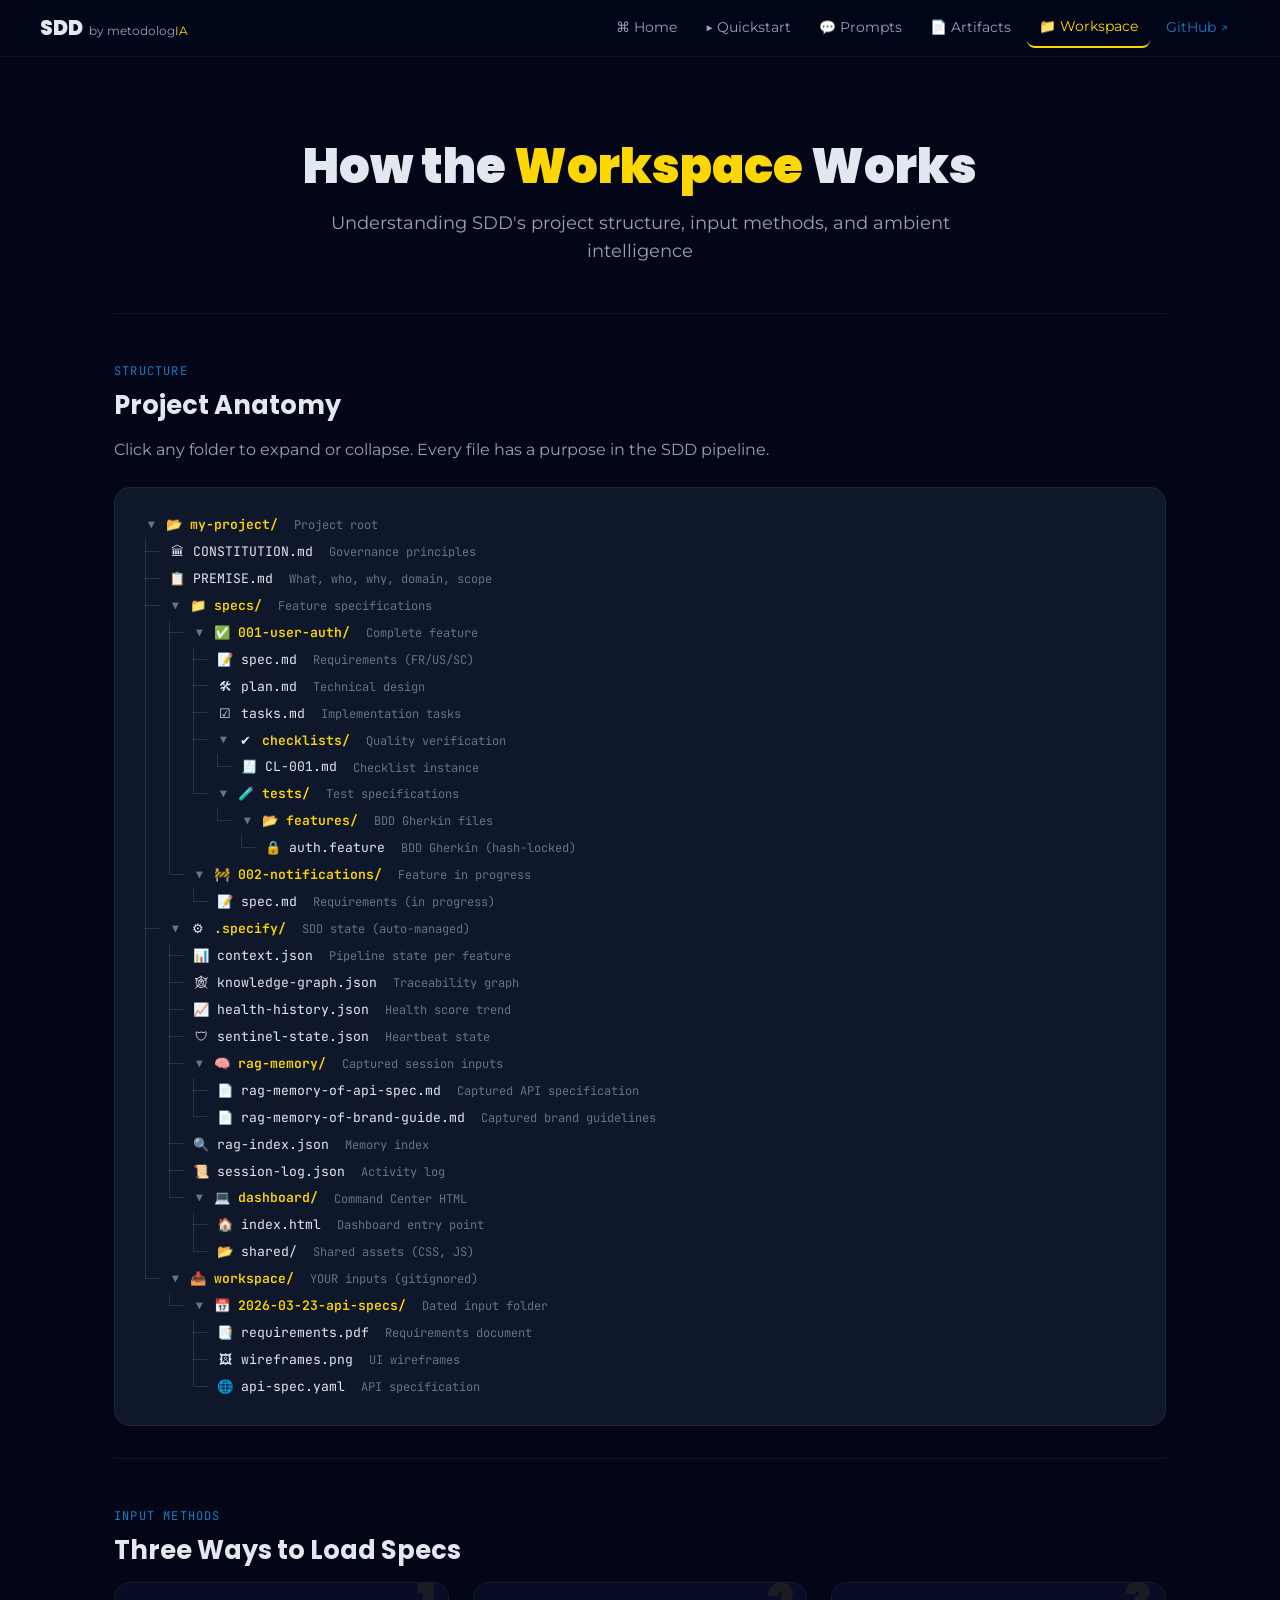
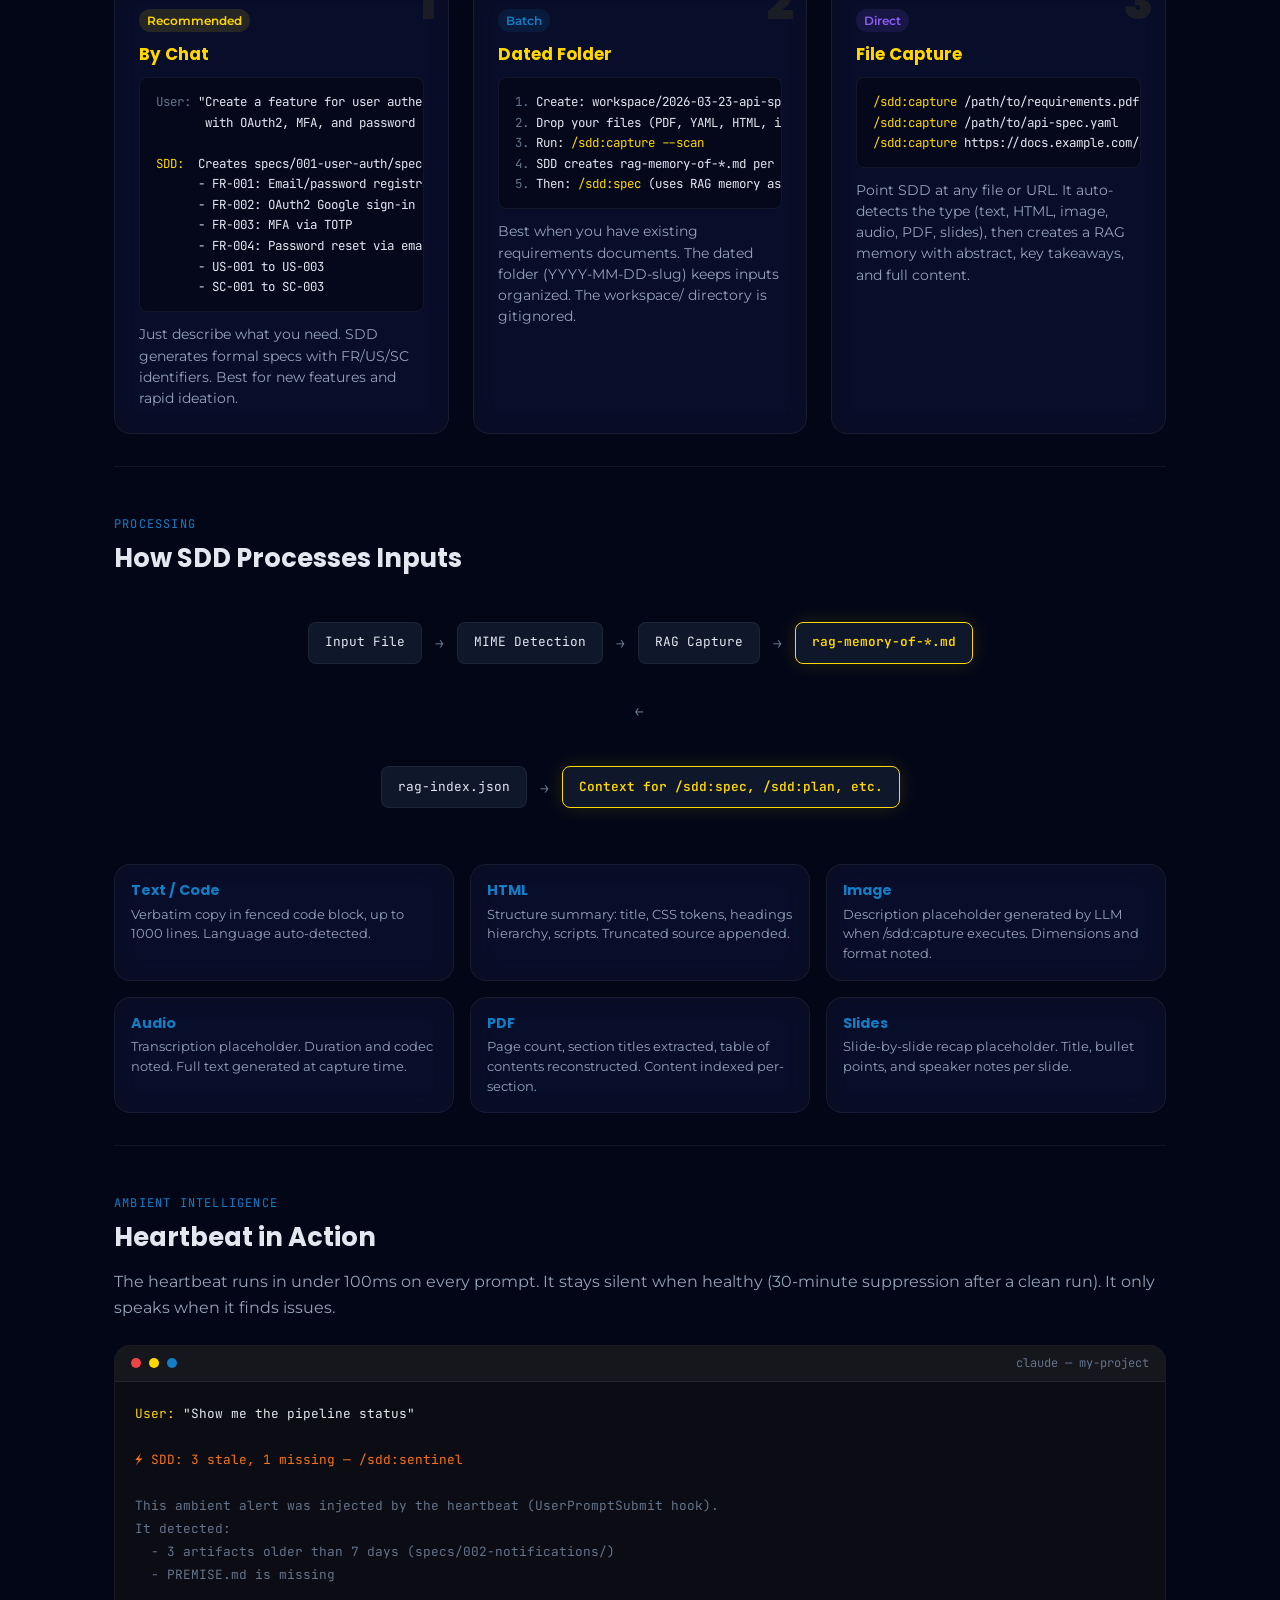
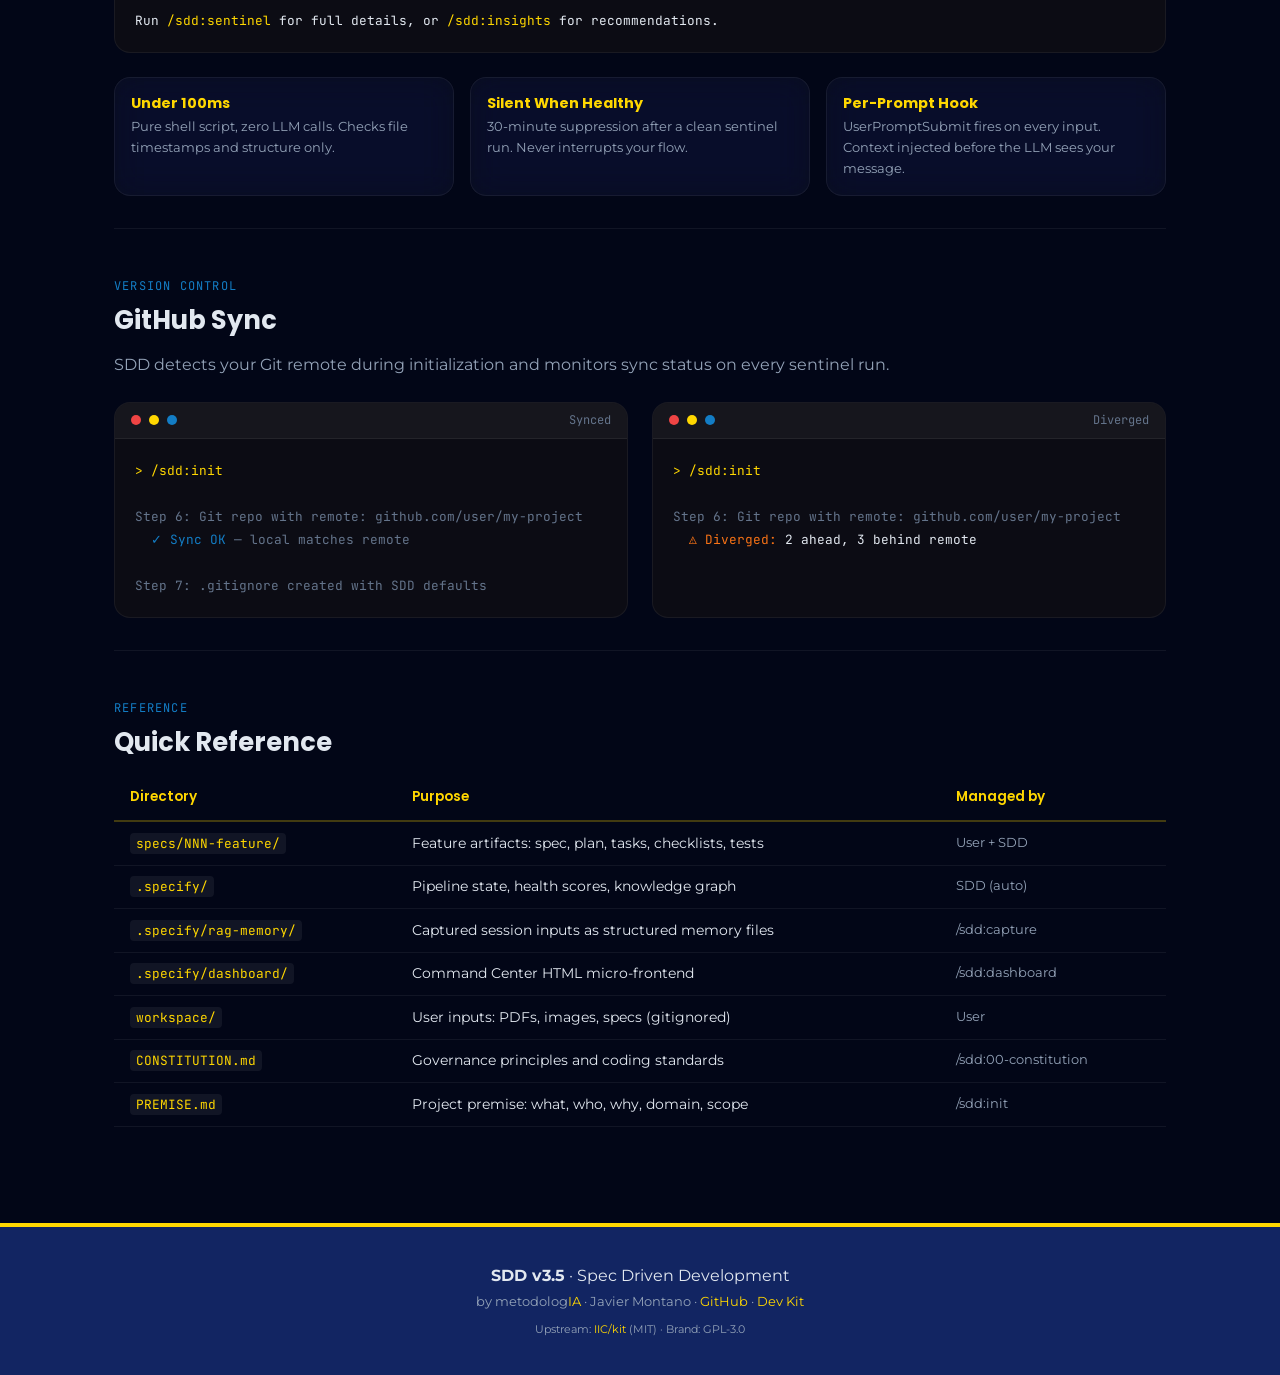
<file: docs/workspace.html>
<!DOCTYPE html>
<html lang="en">
<head>
  <meta charset="UTF-8">
  <meta name="viewport" content="width=device-width, initial-scale=1.0">
  <link rel="icon" type="image/svg+xml" href="data:image/svg+xml,%3Csvg xmlns='http://www.w3.org/2000/svg' viewBox='0 0 36 36'%3E%3Cdefs%3E%3ClinearGradient id='g' x1='0' y1='0' x2='1' y2='1'%3E%3Cstop offset='0%25' stop-color='%230A122A'/%3E%3Cstop offset='100%25' stop-color='%2313315C'/%3E%3C/linearGradient%3E%3C/defs%3E%3Crect width='36' height='36' rx='10' fill='url(%23g)'/%3E%3Crect x='10' y='12' width='4' height='12' rx='.5' fill='%23FFF'/%3E%3Crect x='16' y='12' width='4' height='8' rx='.5' fill='%23FFF'/%3E%3Crect x='16' y='22' width='4' height='2' rx='.5' fill='%23FFF'/%3E%3Crect x='22' y='12' width='4' height='6' rx='.5' fill='%23FFF'/%3E%3Crect x='22' y='20' width='4' height='4' rx='.5' fill='%23FFF'/%3E%3Ccircle cx='18' cy='8' r='2' fill='%23FFD700'/%3E%3C/svg%3E">
  <title>How the Workspace Works — SDD by metodologIA</title>
  <link href="https://fonts.googleapis.com/css2?family=Poppins:wght@400;600;700;900&family=Montserrat:wght@400;500;600&family=JetBrains+Mono&display=swap" rel="stylesheet">
  <link rel="stylesheet" href="shared/tokens.css">
  <style>
    /* ── Layout ─────────────────────────────────────────────── */
    .page-wrap { max-width: 1100px; margin: 0 auto; padding: 0 1.5rem; }
    section { padding: 3rem 0 2rem; }
    section + section { border-top: 1px solid var(--border-subtle); }

    /* ── Hero ───────────────────────────────────────────────── */
    .hero { text-align: center; padding: 5rem 0 3rem; }
    .hero h1 { font-size: clamp(2rem, 5vw, 3rem); font-weight: 900; margin-bottom: 0.75rem; }
    .hero h1 .accent { color: var(--brand-gold); }
    .hero p { color: var(--text-muted); font-size: 1.1rem; max-width: 640px; margin: 0 auto; }

    /* ── Section headings ──────────────────────────────────── */
    .section-label { font-family: var(--font-mono); font-size: 0.75rem; color: var(--brand-blue); text-transform: uppercase; letter-spacing: 0.1em; margin-bottom: 0.5rem; }
    .section-title { font-size: 1.6rem; font-weight: 700; margin-bottom: 1rem; }

    /* ── Directory Tree ─────────────────────────────────────── */
    .tree { font-family: var(--font-mono); font-size: 0.82rem; line-height: 1.9; padding: var(--space-lg); background: var(--bg-surface); border: 1px solid var(--border-subtle); border-radius: var(--radius-card); overflow-x: auto; }
    .tree ul { list-style: none; padding-left: 1.5rem; position: relative; }
    .tree > ul { padding-left: 0; }
    .tree li { position: relative; cursor: default; }
    .tree li::before { content: ''; position: absolute; left: -1.1rem; top: 0; height: 100%; border-left: 1px solid var(--border-medium); }
    .tree li::after { content: ''; position: absolute; left: -1.1rem; top: 0.9em; width: 0.9rem; border-bottom: 1px solid var(--border-medium); }
    .tree li:last-child::before { height: 0.9em; }
    .tree > ul > li::before,
    .tree > ul > li::after { display: none; }

    .tree .node { display: inline-flex; align-items: center; gap: 0.5rem; padding: 1px 6px; border-radius: 4px; transition: background var(--transition-fast); position: relative; }
    .tree .node:hover { background: rgba(255, 215, 0, 0.06); }
    .tree .node .icon { flex-shrink: 0; width: 1rem; text-align: center; }
    .tree .node .name { color: var(--text-primary); }
    .tree .node .desc { color: var(--text-dim); font-size: 0.75rem; margin-left: 0.5rem; }
    .tree .node .name.dir { color: var(--brand-gold); font-weight: 600; }
    .tree .node .name.special { color: var(--brand-blue); }

    /* Collapsible */
    .tree .toggle { cursor: pointer; user-select: none; }
    .tree .toggle > .caret { display: inline-block; width: 0.8rem; text-align: center; color: var(--text-dim); transition: transform var(--transition-fast); font-size: 0.7rem; }
    .tree .toggle.closed > .caret { transform: rotate(-90deg); }
    .tree .toggle.closed + ul { display: none; }

    /* ── Method Cards ──────────────────────────────────────── */
    .methods-grid { display: grid; grid-template-columns: repeat(auto-fit, minmax(300px, 1fr)); gap: 1.5rem; }
    .method-card { position: relative; overflow: hidden; }
    .method-card .method-num { font-family: var(--font-heading); font-weight: 900; font-size: 3rem; color: rgba(255, 215, 0, 0.08); position: absolute; top: -0.25rem; right: 0.75rem; line-height: 1; pointer-events: none; }
    .method-card h3 { font-size: 1.05rem; color: var(--brand-gold); margin-bottom: 0.35rem; }
    .method-card .badge { margin-bottom: 0.75rem; }
    .method-card pre { background: rgba(0, 0, 0, 0.35); border-radius: var(--radius-sm); padding: 0.85rem 1rem; font-size: 0.78rem; overflow-x: auto; margin: 0.75rem 0; line-height: 1.65; color: var(--text-primary); border: 1px solid var(--border-subtle); }
    .method-card .explain { color: var(--text-muted); font-size: 0.85rem; line-height: 1.55; }

    /* ── Flow Diagram ──────────────────────────────────────── */
    .flow { display: flex; align-items: center; flex-wrap: wrap; gap: 0.75rem; justify-content: center; padding: 2rem 1rem; }
    .flow-step { background: var(--bg-surface); border: 1px solid var(--border-subtle); border-radius: var(--radius-sm); padding: 0.6rem 1rem; font-family: var(--font-mono); font-size: 0.8rem; text-align: center; white-space: nowrap; }
    .flow-step.highlight { border-color: var(--brand-gold); box-shadow: var(--shadow-glow-gold); color: var(--brand-gold); font-weight: 600; }
    .flow-arrow { color: var(--text-dim); font-size: 1.2rem; flex-shrink: 0; }
    .flow-down { display: flex; flex-direction: column; align-items: center; gap: 0.75rem; }
    .flow-down .flow-arrow { transform: rotate(90deg); }

    .types-grid { display: grid; grid-template-columns: repeat(auto-fit, minmax(260px, 1fr)); gap: 1rem; margin-top: 1.5rem; }
    .type-card { padding: var(--space-md); }
    .type-card h4 { font-size: 0.9rem; color: var(--brand-blue); margin-bottom: 0.35rem; }
    .type-card p { color: var(--text-muted); font-size: 0.82rem; line-height: 1.5; }

    /* ── Heartbeat Terminal ─────────────────────────────────── */
    .terminal { background: #0c0c14; border: 1px solid var(--border-subtle); border-radius: var(--radius-card); overflow: hidden; }
    .terminal-bar { background: rgba(255, 255, 255, 0.04); padding: 0.5rem 1rem; display: flex; align-items: center; gap: 0.5rem; border-bottom: 1px solid var(--border-subtle); }
    .terminal-dot { width: 10px; height: 10px; border-radius: 50%; }
    .terminal-dot.r { background: #EF4444; }
    .terminal-dot.y { background: #FFD700; }
    .terminal-dot.b { background: #137DC5; }
    .terminal-title { color: var(--text-dim); font-size: 0.75rem; font-family: var(--font-mono); margin-left: auto; }
    .terminal-body { padding: 1.25rem; font-family: var(--font-mono); font-size: 0.8rem; line-height: 1.8; }
    .terminal-body .prompt { color: var(--brand-gold); }
    .terminal-body .output { color: var(--text-primary); }
    .terminal-body .dim { color: var(--text-dim); }
    .terminal-body .warn { color: #F97316; }
    .terminal-body .ok { color: var(--brand-blue); }

    /* ── Git Sync Section ──────────────────────────────────── */
    .sync-examples { display: grid; grid-template-columns: repeat(auto-fit, minmax(340px, 1fr)); gap: 1.5rem; }

    /* ── Reference Table ───────────────────────────────────── */
    .ref-table { width: 100%; border-collapse: collapse; font-size: 0.85rem; }
    .ref-table th { text-align: left; font-family: var(--font-heading); font-weight: 600; color: var(--brand-gold); padding: 0.75rem 1rem; border-bottom: 2px solid var(--border-gold); }
    .ref-table td { padding: 0.65rem 1rem; border-bottom: 1px solid var(--border-subtle); color: var(--text-primary); vertical-align: top; }
    .ref-table tr:hover td { background: rgba(255, 215, 0, 0.03); }
    .ref-table code { background: rgba(255, 255, 255, 0.06); padding: 2px 6px; border-radius: 4px; font-size: 0.8rem; color: var(--brand-gold); }
    .ref-table .managed { color: var(--text-muted); font-size: 0.8rem; }

    /* ── Responsive ────────────────────────────────────────── */
    @media (max-width: 768px) {
      .hero { padding: 3rem 0 2rem; }
      .flow { flex-direction: column; }
      .flow-arrow { transform: rotate(90deg); }
    }
  </style>
</head>
<body>
  <script src="shared/nav.js"></script>

  <div class="page-wrap">

    <!-- ════════════════════════════════════════════════════════
         SECTION 1 — HERO
         ════════════════════════════════════════════════════════ -->
    <section class="hero">
      <h1>How the <span class="accent">Workspace</span> Works</h1>
      <p>Understanding SDD's project structure, input methods, and ambient intelligence</p>
    </section>

    <!-- ════════════════════════════════════════════════════════
         SECTION 2 — PROJECT STRUCTURE
         ════════════════════════════════════════════════════════ -->
    <section>
      <div class="section-label">Structure</div>
      <h2 class="section-title">Project Anatomy</h2>
      <p style="color:var(--text-muted);margin-bottom:1.5rem;">Click any folder to expand or collapse. Every file has a purpose in the SDD pipeline.</p>

      <div class="tree" id="project-tree"></div>
    </section>

    <!-- ════════════════════════════════════════════════════════
         SECTION 3 — THREE WAYS TO LOAD SPECS
         ════════════════════════════════════════════════════════ -->
    <section>
      <div class="section-label">Input Methods</div>
      <h2 class="section-title">Three Ways to Load Specs</h2>

      <div class="methods-grid">
        <!-- Method 1 -->
        <div class="card method-card">
          <span class="method-num">1</span>
          <span class="badge badge-gold">Recommended</span>
          <h3>By Chat</h3>
          <pre><span style="color:var(--text-dim)">User:</span> "Create a feature for user authentication
       with OAuth2, MFA, and password reset"

<span style="color:var(--brand-gold)">SDD:</span>  Creates specs/001-user-auth/spec.md with:
      - FR-001: Email/password registration
      - FR-002: OAuth2 Google sign-in
      - FR-003: MFA via TOTP
      - FR-004: Password reset via email
      - US-001 to US-003
      - SC-001 to SC-003</pre>
          <p class="explain">Just describe what you need. SDD generates formal specs with FR/US/SC identifiers. Best for new features and rapid ideation.</p>
        </div>

        <!-- Method 2 -->
        <div class="card method-card">
          <span class="method-num">2</span>
          <span class="badge badge-blue">Batch</span>
          <h3>Dated Folder</h3>
          <pre><span style="color:var(--text-dim)">1.</span> Create: workspace/2026-03-23-api-specs/
<span style="color:var(--text-dim)">2.</span> Drop your files (PDF, YAML, HTML, images)
<span style="color:var(--text-dim)">3.</span> Run: <span style="color:var(--brand-gold)">/sdd:capture --scan</span>
<span style="color:var(--text-dim)">4.</span> SDD creates rag-memory-of-*.md per file
<span style="color:var(--text-dim)">5.</span> Then: <span style="color:var(--brand-gold)">/sdd:spec</span> (uses RAG memory as context)</pre>
          <p class="explain">Best when you have existing requirements documents. The dated folder (YYYY-MM-DD-slug) keeps inputs organized. The workspace/ directory is gitignored.</p>
        </div>

        <!-- Method 3 -->
        <div class="card method-card">
          <span class="method-num">3</span>
          <span class="badge badge-purple">Direct</span>
          <h3>File Capture</h3>
          <pre><span style="color:var(--brand-gold)">/sdd:capture</span> /path/to/requirements.pdf
<span style="color:var(--brand-gold)">/sdd:capture</span> /path/to/api-spec.yaml
<span style="color:var(--brand-gold)">/sdd:capture</span> https://docs.example.com/api</pre>
          <p class="explain">Point SDD at any file or URL. It auto-detects the type (text, HTML, image, audio, PDF, slides), then creates a RAG memory with abstract, key takeaways, and full content.</p>
        </div>
      </div>
    </section>

    <!-- ════════════════════════════════════════════════════════
         SECTION 4 — HOW SDD PROCESSES INPUTS
         ════════════════════════════════════════════════════════ -->
    <section>
      <div class="section-label">Processing</div>
      <h2 class="section-title">How SDD Processes Inputs</h2>

      <div class="flow">
        <div class="flow-step">Input File</div>
        <span class="flow-arrow">&rarr;</span>
        <div class="flow-step">MIME Detection</div>
        <span class="flow-arrow">&rarr;</span>
        <div class="flow-step">RAG Capture</div>
        <span class="flow-arrow">&rarr;</span>
        <div class="flow-step highlight">rag-memory-of-*.md</div>
      </div>
      <div class="flow" style="padding-top:0">
        <span class="flow-arrow" style="transform:rotate(90deg);margin-bottom:0.5rem">&darr;</span>
      </div>
      <div class="flow" style="padding-top:0">
        <div class="flow-step">rag-index.json</div>
        <span class="flow-arrow">&rarr;</span>
        <div class="flow-step highlight">Context for /sdd:spec, /sdd:plan, etc.</div>
      </div>

      <div class="types-grid">
        <div class="card type-card">
          <h4>Text / Code</h4>
          <p>Verbatim copy in fenced code block, up to 1000 lines. Language auto-detected.</p>
        </div>
        <div class="card type-card">
          <h4>HTML</h4>
          <p>Structure summary: title, CSS tokens, headings hierarchy, scripts. Truncated source appended.</p>
        </div>
        <div class="card type-card">
          <h4>Image</h4>
          <p>Description placeholder generated by LLM when /sdd:capture executes. Dimensions and format noted.</p>
        </div>
        <div class="card type-card">
          <h4>Audio</h4>
          <p>Transcription placeholder. Duration and codec noted. Full text generated at capture time.</p>
        </div>
        <div class="card type-card">
          <h4>PDF</h4>
          <p>Page count, section titles extracted, table of contents reconstructed. Content indexed per-section.</p>
        </div>
        <div class="card type-card">
          <h4>Slides</h4>
          <p>Slide-by-slide recap placeholder. Title, bullet points, and speaker notes per slide.</p>
        </div>
      </div>
    </section>

    <!-- ════════════════════════════════════════════════════════
         SECTION 5 — HEARTBEAT IN ACTION
         ════════════════════════════════════════════════════════ -->
    <section>
      <div class="section-label">Ambient Intelligence</div>
      <h2 class="section-title">Heartbeat in Action</h2>
      <p style="color:var(--text-muted);margin-bottom:1.5rem;">The heartbeat runs in under 100ms on every prompt. It stays silent when healthy (30-minute suppression after a clean run). It only speaks when it finds issues.</p>

      <div class="terminal">
        <div class="terminal-bar">
          <span class="terminal-dot r"></span>
          <span class="terminal-dot y"></span>
          <span class="terminal-dot b"></span>
          <span class="terminal-title">claude &mdash; my-project</span>
        </div>
        <div class="terminal-body">
          <div><span class="prompt">User:</span> <span class="output">"Show me the pipeline status"</span></div>
          <br>
          <div><span class="warn">&#9889; SDD: 3 stale, 1 missing &mdash; /sdd:sentinel</span></div>
          <br>
          <div class="dim">This ambient alert was injected by the heartbeat (UserPromptSubmit hook).</div>
          <div class="dim">It detected:</div>
          <div class="dim">&nbsp;&nbsp;- 3 artifacts older than 7 days (specs/002-notifications/)</div>
          <div class="dim">&nbsp;&nbsp;- PREMISE.md is missing</div>
          <br>
          <div class="output">Run <span style="color:var(--brand-gold)">/sdd:sentinel</span> for full details, or <span style="color:var(--brand-gold)">/sdd:insights</span> for recommendations.</div>
        </div>
      </div>

      <div style="margin-top:1.5rem;display:grid;grid-template-columns:repeat(auto-fit,minmax(240px,1fr));gap:1rem">
        <div class="card" style="padding:var(--space-md)">
          <h4 style="font-size:0.9rem;color:var(--brand-gold);margin-bottom:0.25rem">Under 100ms</h4>
          <p style="color:var(--text-muted);font-size:0.82rem">Pure shell script, zero LLM calls. Checks file timestamps and structure only.</p>
        </div>
        <div class="card" style="padding:var(--space-md)">
          <h4 style="font-size:0.9rem;color:var(--brand-gold);margin-bottom:0.25rem">Silent When Healthy</h4>
          <p style="color:var(--text-muted);font-size:0.82rem">30-minute suppression after a clean sentinel run. Never interrupts your flow.</p>
        </div>
        <div class="card" style="padding:var(--space-md)">
          <h4 style="font-size:0.9rem;color:var(--brand-gold);margin-bottom:0.25rem">Per-Prompt Hook</h4>
          <p style="color:var(--text-muted);font-size:0.82rem">UserPromptSubmit fires on every input. Context injected before the LLM sees your message.</p>
        </div>
      </div>
    </section>

    <!-- ════════════════════════════════════════════════════════
         SECTION 6 — GITHUB SYNC
         ════════════════════════════════════════════════════════ -->
    <section>
      <div class="section-label">Version Control</div>
      <h2 class="section-title">GitHub Sync</h2>
      <p style="color:var(--text-muted);margin-bottom:1.5rem;">SDD detects your Git remote during initialization and monitors sync status on every sentinel run.</p>

      <div class="sync-examples">
        <div class="terminal">
          <div class="terminal-bar">
            <span class="terminal-dot r"></span>
            <span class="terminal-dot y"></span>
            <span class="terminal-dot b"></span>
            <span class="terminal-title">Synced</span>
          </div>
          <div class="terminal-body">
            <div><span class="prompt">&gt;</span> <span style="color:var(--brand-gold)">/sdd:init</span></div>
            <br>
            <div class="dim">Step 6: Git repo with remote: github.com/user/my-project</div>
            <div>&nbsp;&nbsp;<span class="ok">&#10003; Sync OK</span> <span class="dim">&mdash; local matches remote</span></div>
            <br>
            <div class="dim">Step 7: .gitignore created with SDD defaults</div>
          </div>
        </div>

        <div class="terminal">
          <div class="terminal-bar">
            <span class="terminal-dot r"></span>
            <span class="terminal-dot y"></span>
            <span class="terminal-dot b"></span>
            <span class="terminal-title">Diverged</span>
          </div>
          <div class="terminal-body">
            <div><span class="prompt">&gt;</span> <span style="color:var(--brand-gold)">/sdd:init</span></div>
            <br>
            <div class="dim">Step 6: Git repo with remote: github.com/user/my-project</div>
            <div>&nbsp;&nbsp;<span class="warn">&#9888; Diverged:</span> <span class="output">2 ahead, 3 behind remote</span></div>
          </div>
        </div>
      </div>
    </section>

    <!-- ════════════════════════════════════════════════════════
         SECTION 7 — QUICK REFERENCE
         ════════════════════════════════════════════════════════ -->
    <section>
      <div class="section-label">Reference</div>
      <h2 class="section-title">Quick Reference</h2>

      <div style="overflow-x:auto">
        <table class="ref-table">
          <thead>
            <tr>
              <th>Directory</th>
              <th>Purpose</th>
              <th>Managed by</th>
            </tr>
          </thead>
          <tbody>
            <tr>
              <td><code>specs/NNN-feature/</code></td>
              <td>Feature artifacts: spec, plan, tasks, checklists, tests</td>
              <td class="managed">User + SDD</td>
            </tr>
            <tr>
              <td><code>.specify/</code></td>
              <td>Pipeline state, health scores, knowledge graph</td>
              <td class="managed">SDD (auto)</td>
            </tr>
            <tr>
              <td><code>.specify/rag-memory/</code></td>
              <td>Captured session inputs as structured memory files</td>
              <td class="managed">/sdd:capture</td>
            </tr>
            <tr>
              <td><code>.specify/dashboard/</code></td>
              <td>Command Center HTML micro-frontend</td>
              <td class="managed">/sdd:dashboard</td>
            </tr>
            <tr>
              <td><code>workspace/</code></td>
              <td>User inputs: PDFs, images, specs (gitignored)</td>
              <td class="managed">User</td>
            </tr>
            <tr>
              <td><code>CONSTITUTION.md</code></td>
              <td>Governance principles and coding standards</td>
              <td class="managed">/sdd:00-constitution</td>
            </tr>
            <tr>
              <td><code>PREMISE.md</code></td>
              <td>Project premise: what, who, why, domain, scope</td>
              <td class="managed">/sdd:init</td>
            </tr>
          </tbody>
        </table>
      </div>
    </section>

  </div><!-- .page-wrap -->

  <script src="shared/footer.js"></script>

  <!-- ══════════════════════════════════════════════════════════
       Interactive Directory Tree
       ══════════════════════════════════════════════════════════ -->
  <script>
  (function(){
    // Tree data: [name, icon, description, children?]
    const TREE = [
      ['my-project/', '\u{1F4C2}', 'Project root', [
        ['CONSTITUTION.md', '\u{1F3DB}', 'Governance principles', null],
        ['PREMISE.md', '\u{1F4CB}', 'What, who, why, domain, scope', null],
        ['specs/', '\u{1F4C1}', 'Feature specifications', [
          ['001-user-auth/', '\u2705', 'Complete feature', [
            ['spec.md', '\u{1F4DD}', 'Requirements (FR/US/SC)', null],
            ['plan.md', '\u{1F6E0}', 'Technical design', null],
            ['tasks.md', '\u2611', 'Implementation tasks', null],
            ['checklists/', '\u2714', 'Quality verification', [
              ['CL-001.md', '\u{1F9FE}', 'Checklist instance', null]
            ]],
            ['tests/', '\u{1F9EA}', 'Test specifications', [
              ['features/', '\u{1F4C2}', 'BDD Gherkin files', [
                ['auth.feature', '\u{1F512}', 'BDD Gherkin (hash-locked)', null]
              ]]
            ]]
          ]],
          ['002-notifications/', '\u{1F6A7}', 'Feature in progress', [
            ['spec.md', '\u{1F4DD}', 'Requirements (in progress)', null]
          ]]
        ]],
        ['.specify/', '\u2699', 'SDD state (auto-managed)', [
          ['context.json', '\u{1F4CA}', 'Pipeline state per feature', null],
          ['knowledge-graph.json', '\u{1F578}', 'Traceability graph', null],
          ['health-history.json', '\u{1F4C8}', 'Health score trend', null],
          ['sentinel-state.json', '\u{1F6E1}', 'Heartbeat state', null],
          ['rag-memory/', '\u{1F9E0}', 'Captured session inputs', [
            ['rag-memory-of-api-spec.md', '\u{1F4C4}', 'Captured API specification', null],
            ['rag-memory-of-brand-guide.md', '\u{1F4C4}', 'Captured brand guidelines', null]
          ]],
          ['rag-index.json', '\u{1F50D}', 'Memory index', null],
          ['session-log.json', '\u{1F4DC}', 'Activity log', null],
          ['dashboard/', '\u{1F4BB}', 'Command Center HTML', [
            ['index.html', '\u{1F3E0}', 'Dashboard entry point', null],
            ['shared/', '\u{1F4C2}', 'Shared assets (CSS, JS)', null]
          ]]
        ]],
        ['workspace/', '\u{1F4E5}', 'YOUR inputs (gitignored)', [
          ['2026-03-23-api-specs/', '\u{1F4C5}', 'Dated input folder', [
            ['requirements.pdf', '\u{1F4D1}', 'Requirements document', null],
            ['wireframes.png', '\u{1F5BC}', 'UI wireframes', null],
            ['api-spec.yaml', '\u{1F310}', 'API specification', null]
          ]]
        ]]
      ]]
    ];

    function buildTree(items) {
      const ul = document.createElement('ul');
      items.forEach(([name, icon, desc, children]) => {
        const li = document.createElement('li');
        const isDir = children !== null;
        const node = document.createElement('span');
        node.className = 'node' + (isDir ? ' toggle' : '');
        const nameClass = isDir ? 'dir' : (name.startsWith('.') ? 'special' : '');
        node.innerHTML =
          (isDir ? '<span class="caret">\u25BC</span> ' : '') +
          '<span class="icon">' + icon + '</span>' +
          '<span class="name ' + nameClass + '">' + name + '</span>' +
          '<span class="desc">' + desc + '</span>';
        li.appendChild(node);
        if (isDir) {
          node.addEventListener('click', function() { this.classList.toggle('closed'); });
          li.appendChild(buildTree(children));
        }
        ul.appendChild(li);
      });
      return ul;
    }

    document.getElementById('project-tree').appendChild(buildTree(TREE));
  })();
  </script>
</body>
</html>
</file>
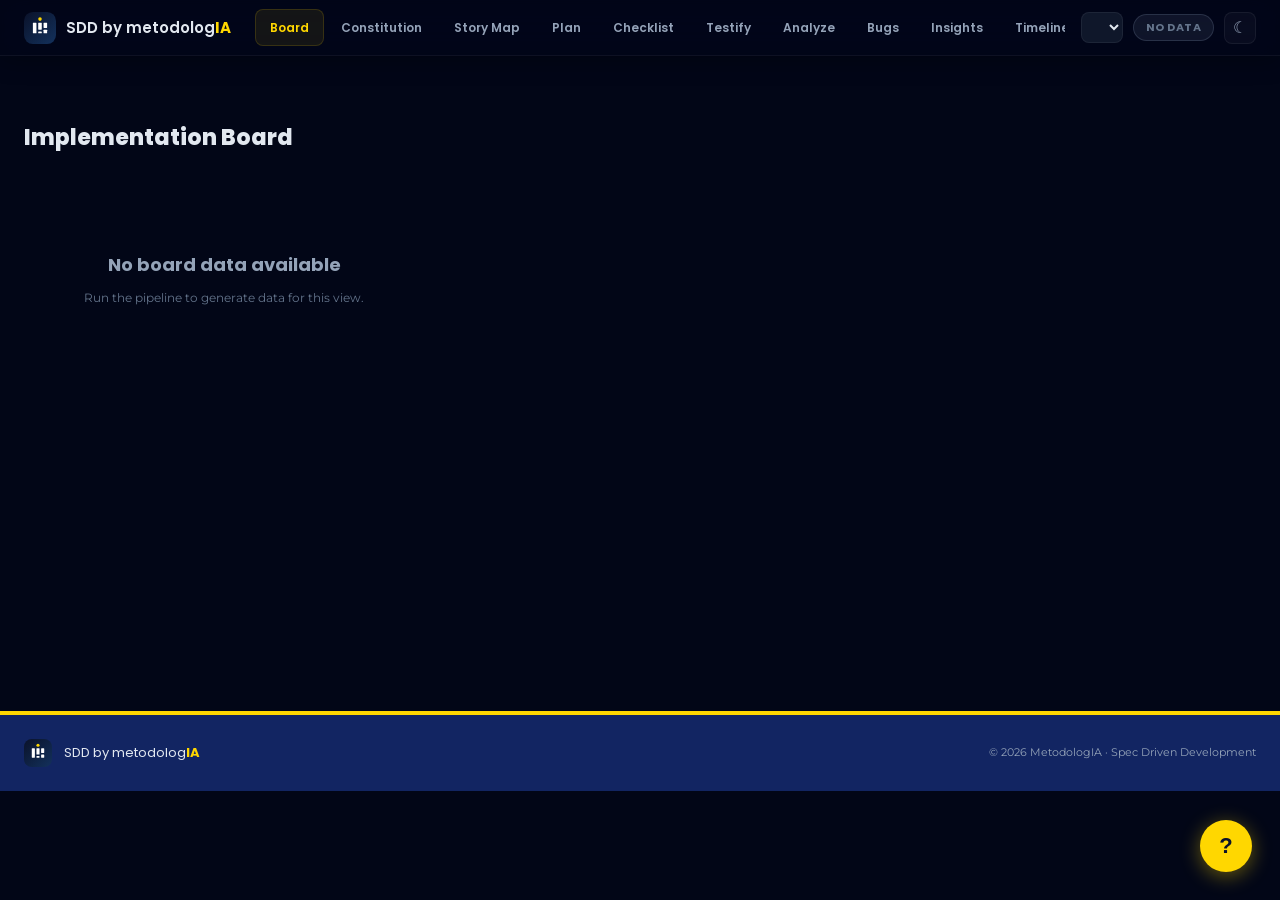
<file: scripts/dashboard-template.html>
<!DOCTYPE html>
<html lang="en" data-theme="dark">
<head>
<meta charset="UTF-8">
<meta name="viewport" content="width=device-width, initial-scale=1.0">
<title>SDD Dashboard — MetodologIA</title>
<link rel="preconnect" href="https://fonts.googleapis.com">
<link href="https://fonts.googleapis.com/css2?family=Poppins:wght@400;500;600;700;800;900&family=Montserrat:wght@400;500;600;700&family=JetBrains+Mono:wght@400;500&display=swap" rel="stylesheet">
<style>
/* ── Reset & Base ──────────────────────────────── */
*,*::before,*::after{box-sizing:border-box;margin:0;padding:0}
:root{
  --bg-body:#020617;--bg-surface:#0F172A;--bg-raised:#1E293B;
  --bg-nav:rgba(2,6,23,0.8);--navy:#122562;--gold:#FFD700;--gold-dark:#FFA000;
  --gold-light:#FFF176;--blue:#137DC5;--cyan:#00E5FF;--lavender:#BBA0CC;
  --purple:#8B5CF6;--primary:#0A122A;
  --text:#E2E8F0;--text-sec:#94A3B8;--text-muted:#64748B;
  --card-bg:rgba(255,255,255,0.03);--card-border:rgba(255,255,255,0.06);
  --card-border-hover:rgba(255,215,0,0.18);--card-bg-hover:rgba(255,255,255,0.05);
  --p1:#DC2626;--p2:#D97706;--p3:#137DC5;
  --sev-crit:#DC2626;--sev-high:#D97706;--sev-med:#EAB308;--sev-low:#137DC5;
  --done:#137DC5;--progress:#D97706;--tampered:#DC2626;--missing:#64748B;
  --radius-sm:8px;--radius-md:12px;--radius-lg:16px;--radius-pill:9999px;
  --shadow-card:0 2px 8px rgba(18,37,98,0.15);
  --shadow-hover:0 8px 30px rgba(255,215,0,0.15);
  --glow-gold:0 0 60px rgba(255,215,0,0.12);
  --shadow-nav:0 4px 24px rgba(0,0,0,0.3);
  --glass-blur:blur(16px) saturate(180%);
  --glass-bg:rgba(255,255,255,0.03);--glass-border:1px solid rgba(255,255,255,0.06);
  --t-fast:0.15s ease;--t-normal:0.3s ease;
  --t-slow:0.4s cubic-bezier(0.25,0.46,0.45,0.94);
  --font-head:'Poppins',sans-serif;--font-body:'Montserrat',sans-serif;
  --font-code:'JetBrains Mono',monospace;
}
[data-theme="light"]{
  --bg-body:#F1F5F9;--bg-surface:#FFFFFF;--bg-raised:#E2E8F0;
  --bg-nav:rgba(241,245,249,0.85);--text:#0F172A;--text-sec:#475569;--text-muted:#94A3B8;
  --card-bg:rgba(15,23,42,0.03);--card-border:rgba(15,23,42,0.08);
  --card-border-hover:rgba(18,37,98,0.2);--card-bg-hover:rgba(15,23,42,0.05);
  --glass-bg:rgba(255,255,255,0.6);--glass-border:1px solid rgba(15,23,42,0.08);
}
html{scroll-behavior:smooth}
body{background:var(--bg-body);color:var(--text);font-family:var(--font-body);
  font-size:14px;line-height:1.6;min-height:100vh;overflow-x:hidden}
h1,h2,h3,h4,h5,h6{font-family:var(--font-head);font-weight:700;color:var(--text)}
code,pre{font-family:var(--font-code);font-size:0.85em}
a{color:var(--gold);text-decoration:none}
a:hover{text-decoration:underline}
::-webkit-scrollbar{width:6px;height:6px}
::-webkit-scrollbar-track{background:transparent}
::-webkit-scrollbar-thumb{background:var(--text-muted);border-radius:3px}

/* ── Nav ───────────────────────────────────────── */
.nav{position:sticky;top:0;z-index:100;background:var(--bg-nav);
  backdrop-filter:var(--glass-blur);-webkit-backdrop-filter:var(--glass-blur);
  border-bottom:1px solid rgba(255,255,255,0.05);box-shadow:var(--shadow-nav);
  padding:0 24px;display:flex;align-items:center;gap:16px;height:56px}
.nav-logo{display:flex;align-items:center;gap:10px;flex-shrink:0}
.nav-logo svg{width:32px;height:32px}
.nav-logo-text{font-family:var(--font-head);font-weight:600;font-size:15px;color:var(--text)}
.nav-logo-text .gold{color:var(--gold);font-weight:700}
.nav-tabs{display:flex;gap:2px;overflow-x:auto;flex:1;padding:0 8px}
.nav-tab{padding:8px 14px;border-radius:var(--radius-sm);font-size:12px;font-weight:600;
  cursor:pointer;white-space:nowrap;color:var(--text-sec);transition:var(--t-fast);
  border:1px solid transparent;font-family:var(--font-head)}
.nav-tab:hover{color:var(--text);background:var(--card-bg-hover)}
.nav-tab.active{color:var(--gold);background:rgba(255,215,0,0.08);border-color:rgba(255,215,0,0.15)}
.nav-right{display:flex;align-items:center;gap:10px;flex-shrink:0}
.feature-select{background:var(--bg-surface);color:var(--text);border:1px solid var(--card-border);
  border-radius:var(--radius-sm);padding:6px 10px;font-size:12px;font-family:var(--font-body);
  cursor:pointer;outline:none;max-width:180px}
.feature-select:focus{border-color:var(--gold);box-shadow:0 0 0 2px rgba(255,215,0,0.2)}
.integrity-badge{padding:4px 12px;border-radius:var(--radius-pill);font-size:11px;
  font-weight:700;font-family:var(--font-head);text-transform:uppercase;letter-spacing:0.5px}
.integrity-badge.valid{background:rgba(19,125,197,0.15);color:var(--blue);border:1px solid rgba(19,125,197,0.3)}
.integrity-badge.tampered{background:rgba(220,38,38,0.15);color:var(--tampered);border:1px solid rgba(220,38,38,0.3)}
.integrity-badge.missing{background:rgba(100,116,139,0.15);color:var(--missing);border:1px solid rgba(100,116,139,0.3)}
.theme-btn{width:32px;height:32px;border-radius:var(--radius-sm);border:1px solid var(--card-border);
  background:var(--card-bg);cursor:pointer;display:flex;align-items:center;justify-content:center;
  color:var(--text-sec);font-size:16px;transition:var(--t-fast)}
.theme-btn:hover{border-color:var(--gold);color:var(--gold)}

/* ── Pipeline Bar ──────────────────────────────── */
.pipeline-bar{display:flex;align-items:center;justify-content:center;padding:20px 24px;
  gap:0;overflow-x:auto}
.pipeline-node{display:flex;flex-direction:column;align-items:center;gap:6px;position:relative;z-index:1}
.pipeline-circle{width:36px;height:36px;border-radius:50%;display:flex;align-items:center;
  justify-content:center;font-size:11px;font-weight:700;font-family:var(--font-head);
  border:2px solid var(--text-muted);color:var(--text-muted);background:transparent;
  cursor:pointer;transition:var(--t-normal);position:relative}
.pipeline-circle.complete{background:var(--blue);border-color:var(--blue);color:#fff}
.pipeline-circle.in_progress{border-color:var(--gold);color:var(--gold);
  box-shadow:0 0 12px rgba(255,215,0,0.3);animation:pulse-gold 2s infinite}
.pipeline-circle.skipped{border-style:dashed;border-color:var(--text-muted);opacity:0.5}
.pipeline-circle.not_started{border-color:var(--text-muted);color:var(--text-muted)}
@keyframes pulse-gold{0%,100%{box-shadow:0 0 12px rgba(255,215,0,0.3)}50%{box-shadow:0 0 24px rgba(255,215,0,0.5)}}
.pipeline-label{font-size:10px;color:var(--text-muted);font-weight:500;text-align:center;max-width:70px}
.pipeline-line{width:40px;height:2px;background:var(--text-muted);margin-bottom:22px;flex-shrink:0}
.pipeline-line.done{background:var(--blue)}

/* ── Cards & Glass ─────────────────────────────── */
.card{background:var(--card-bg);backdrop-filter:var(--glass-blur);
  -webkit-backdrop-filter:var(--glass-blur);border:var(--glass-border);
  border-radius:var(--radius-lg);padding:20px;transition:var(--t-slow)}
.card:hover{transform:translateY(-4px) scale(1.01);box-shadow:var(--shadow-hover);
  border-color:var(--card-border-hover);background:var(--card-bg-hover)}
.card-title{font-family:var(--font-head);font-weight:700;font-size:16px;margin-bottom:12px}
.card-subtitle{font-size:12px;color:var(--text-sec);margin-bottom:8px}

/* ── Main Content ──────────────────────────────── */
.main{padding:0 24px 100px;max-width:1400px;margin:0 auto}
.view{display:none}
.view.active{display:block}
.view-header{padding:24px 0 16px;display:flex;align-items:center;justify-content:space-between}
.view-header h2{font-size:22px;font-weight:800}
.empty-state{text-align:center;padding:80px 20px;color:var(--text-muted)}
.empty-state h3{font-size:18px;margin-bottom:8px;color:var(--text-sec)}

/* ── Board View ────────────────────────────────── */
.board-columns{display:grid;grid-template-columns:repeat(3,1fr);gap:16px;min-height:400px}
.board-col{background:var(--bg-surface);border-radius:var(--radius-lg);padding:16px;
  border:1px solid var(--card-border);min-height:300px}
.board-col-header{display:flex;align-items:center;justify-content:space-between;
  margin-bottom:16px;padding-bottom:12px;border-bottom:1px solid var(--card-border)}
.board-col-title{font-family:var(--font-head);font-weight:700;font-size:14px}
.board-col-count{background:var(--card-bg);padding:2px 10px;border-radius:var(--radius-pill);
  font-size:11px;font-weight:600;color:var(--text-sec)}
.board-card{background:var(--card-bg);border:1px solid var(--card-border);border-radius:var(--radius-md);
  padding:14px;margin-bottom:10px;transition:var(--t-fast);cursor:default}
.board-card:hover{border-color:var(--card-border-hover);background:var(--card-bg-hover)}
.board-card-title{font-weight:600;font-size:13px;margin-bottom:8px}
.board-card-meta{display:flex;gap:8px;align-items:center;flex-wrap:wrap}
.priority-badge{padding:2px 8px;border-radius:var(--radius-pill);font-size:10px;font-weight:700;
  text-transform:uppercase;letter-spacing:0.5px}
.priority-badge.p1{background:rgba(220,38,38,0.15);color:var(--p1)}
.priority-badge.p2{background:rgba(217,119,6,0.15);color:var(--p2)}
.priority-badge.p3{background:rgba(19,125,197,0.15);color:var(--p3)}
.progress-bar{height:4px;background:var(--bg-raised);border-radius:2px;overflow:hidden;flex:1;min-width:60px}
.progress-fill{height:100%;border-radius:2px;transition:width var(--t-normal)}
.progress-fill.gold{background:var(--gold)}
.progress-fill.blue{background:var(--blue)}
.task-list{margin-top:10px;font-size:12px}
.task-item{padding:4px 0;display:flex;align-items:center;gap:6px;color:var(--text-sec)}
.task-item .check{color:var(--blue);font-weight:700}
.task-item .uncheck{color:var(--text-muted)}
.collapsible-toggle{cursor:pointer;color:var(--gold);font-size:11px;font-weight:600;
  margin-top:8px;user-select:none}

/* ── Constitution View ─────────────────────────── */
.constitution-grid{display:grid;grid-template-columns:1fr 1fr;gap:20px}
.premise-card{grid-column:1/-1}
.premise-content{font-size:13px;color:var(--text-sec);line-height:1.7;max-height:200px;
  overflow:hidden;transition:max-height var(--t-slow)}
.premise-content.expanded{max-height:2000px}
.radar-container{display:flex;justify-content:center;padding:20px}
.radar-container svg{max-width:340px}
.principle-card{padding:16px}
.principle-name{font-weight:700;font-size:14px;margin-bottom:4px}
.principle-desc{font-size:12px;color:var(--text-sec)}
.timeline-item{display:flex;gap:16px;padding:12px 0;border-left:2px solid var(--blue);
  margin-left:12px;padding-left:20px;position:relative}
.timeline-item::before{content:'';position:absolute;left:-6px;top:16px;width:10px;height:10px;
  border-radius:50%;background:var(--blue);border:2px solid var(--bg-body)}

/* ── Spec / Story Map View ─────────────────────── */
.swimlanes{display:flex;flex-direction:column;gap:16px}
.swimlane{background:var(--bg-surface);border-radius:var(--radius-lg);padding:16px;
  border:1px solid var(--card-border)}
.swimlane-header{font-family:var(--font-head);font-weight:700;font-size:13px;
  margin-bottom:12px;display:flex;align-items:center;gap:8px}
.swimlane-cards{display:flex;gap:12px;overflow-x:auto;padding-bottom:8px}
.story-card{min-width:220px;max-width:280px;flex-shrink:0}
.story-card .story-id{font-family:var(--font-code);font-size:11px;color:var(--gold);margin-bottom:4px}
.req-graph{width:100%;min-height:300px;background:var(--bg-surface);border-radius:var(--radius-lg);
  border:1px solid var(--card-border);position:relative;overflow:hidden;margin-top:16px}
.req-graph svg{width:100%;height:100%}
.graph-node{cursor:pointer}
.graph-node circle{transition:var(--t-fast)}
.graph-node:hover circle{filter:brightness(1.3)}

/* ── Plan View ─────────────────────────────────── */
.plan-grid{display:grid;grid-template-columns:1fr 1fr;gap:20px}
.badge-wall{display:flex;flex-wrap:wrap;gap:8px;margin-bottom:16px}
.tech-badge{padding:4px 12px;border-radius:var(--radius-pill);font-size:11px;font-weight:600;
  background:rgba(19,125,197,0.12);color:var(--blue);border:1px solid rgba(19,125,197,0.2)}
.file-tree{font-family:var(--font-code);font-size:12px;line-height:2;padding:16px;
  background:var(--bg-surface);border-radius:var(--radius-md);border:1px solid var(--card-border);
  max-height:500px;overflow-y:auto}
.file-tree .dir{color:var(--gold);cursor:pointer;user-select:none}
.file-tree .file{color:var(--text-sec);padding-left:20px}
.file-tree .indent{padding-left:20px}
.arch-diagram{grid-column:1/-1}
.arch-diagram svg{width:100%;max-height:400px}

/* ── Checklist View ────────────────────────────── */
.gate-indicator{display:inline-flex;align-items:center;gap:8px;padding:8px 20px;
  border-radius:var(--radius-pill);font-weight:700;font-size:14px;font-family:var(--font-head)}
.gate-indicator.open{background:rgba(19,125,197,0.12);color:var(--blue);
  border:1px solid rgba(19,125,197,0.3)}
.gate-indicator.blocked{background:rgba(220,38,38,0.12);color:var(--tampered);
  border:1px solid rgba(220,38,38,0.3)}
.checklist-grid{display:grid;grid-template-columns:repeat(auto-fill,minmax(280px,1fr));gap:16px;margin-top:20px}
.checklist-card{text-align:center}
.progress-ring{margin:12px auto}
.checklist-items{text-align:left;margin-top:12px;font-size:12px}
.checklist-item{padding:4px 0;display:flex;align-items:flex-start;gap:6px;color:var(--text-sec)}
.checklist-item.checked .check-icon{color:var(--blue)}
.checklist-item.unchecked .check-icon{color:var(--text-muted)}

/* ── Testify View ──────────────────────────────── */
.integrity-seal{text-align:center;padding:20px;margin-bottom:20px}
.seal-icon{font-size:48px;margin-bottom:8px}
.sankey-container{width:100%;min-height:400px;background:var(--bg-surface);
  border-radius:var(--radius-lg);border:1px solid var(--card-border);padding:20px;overflow:hidden}
.sankey-container svg{width:100%;height:400px}
.sankey-node{cursor:pointer}
.sankey-node rect{transition:var(--t-fast)}
.sankey-node:hover rect{filter:brightness(1.3)}
.sankey-link{fill:none;opacity:0.25;transition:opacity var(--t-fast)}
.sankey-link:hover,.sankey-link.highlight{opacity:0.6}
.test-pyramid{display:flex;flex-direction:column;align-items:center;gap:4px;margin-top:20px}
.pyramid-layer{padding:8px;text-align:center;border-radius:var(--radius-sm);font-size:12px;font-weight:600}

/* ── Analyze View ──────────────────────────────── */
.analyze-grid{display:grid;grid-template-columns:300px 1fr;gap:20px}
.gauge-container{display:flex;flex-direction:column;align-items:center;padding:20px}
.gauge-container svg{max-width:220px}
.gauge-label{font-size:28px;font-weight:800;font-family:var(--font-head);margin-top:8px}
.gauge-sub{font-size:12px;color:var(--text-sec)}
.heatmap{display:grid;grid-template-columns:repeat(auto-fill,minmax(32px,1fr));gap:3px}
.heatmap-cell{aspect-ratio:1;border-radius:4px;cursor:pointer;transition:var(--t-fast);
  position:relative}
.heatmap-cell:hover{transform:scale(1.2);z-index:1}
.heatmap-cell .tooltip{display:none;position:absolute;bottom:110%;left:50%;transform:translateX(-50%);
  background:var(--bg-raised);padding:4px 8px;border-radius:4px;font-size:10px;white-space:nowrap;
  border:1px solid var(--card-border);color:var(--text);z-index:10}
.heatmap-cell:hover .tooltip{display:block}
.issues-table{width:100%;border-collapse:collapse;font-size:12px;margin-top:16px}
.issues-table th{text-align:left;padding:10px 12px;border-bottom:2px solid var(--card-border);
  font-family:var(--font-head);font-weight:600;color:var(--text-sec);cursor:pointer;user-select:none}
.issues-table th:hover{color:var(--gold)}
.issues-table td{padding:10px 12px;border-bottom:1px solid var(--card-border)}
.issues-table tr:hover td{background:var(--card-bg-hover)}
.sev-badge{padding:2px 8px;border-radius:var(--radius-pill);font-size:10px;font-weight:700;text-transform:uppercase}
.sev-badge.critical{background:rgba(220,38,38,0.15);color:var(--sev-crit)}
.sev-badge.high{background:rgba(217,119,6,0.15);color:var(--sev-high)}
.sev-badge.medium{background:rgba(234,179,8,0.15);color:var(--sev-med)}
.sev-badge.low{background:rgba(19,125,197,0.15);color:var(--sev-low)}

/* ── Bugs View ─────────────────────────────────── */
.bugs-summary{display:grid;grid-template-columns:repeat(4,1fr);gap:12px;margin-bottom:20px}
.bug-stat{text-align:center;padding:16px}
.bug-stat .num{font-size:28px;font-weight:800;font-family:var(--font-head)}
.bug-stat .label{font-size:11px;color:var(--text-sec);margin-top:4px}
.bug-table{width:100%;border-collapse:collapse;font-size:12px}
.bug-table th{text-align:left;padding:10px 12px;border-bottom:2px solid var(--card-border);
  font-family:var(--font-head);font-weight:600;color:var(--text-sec);cursor:pointer}
.bug-table td{padding:10px 12px;border-bottom:1px solid var(--card-border)}
.bug-table tr:hover td{background:var(--card-bg-hover)}
.fix-progress{display:inline-flex;align-items:center;gap:6px}
.fix-dot{width:8px;height:8px;border-radius:50%}
.fix-dot.fixed{background:var(--blue)}.fix-dot.pending{background:var(--gold)}.fix-dot.open{background:var(--p1)}

/* ── Clarify FAB ───────────────────────────────── */
.clarify-fab{position:fixed;bottom:28px;right:28px;z-index:200;width:52px;height:52px;
  border-radius:50%;background:var(--gold);color:var(--primary);border:none;cursor:pointer;
  font-size:22px;font-weight:700;display:flex;align-items:center;justify-content:center;
  box-shadow:0 4px 20px rgba(255,215,0,0.4);transition:var(--t-normal)}
.clarify-fab:hover{transform:scale(1.1);box-shadow:0 6px 30px rgba(255,215,0,0.5)}
.clarify-panel{position:fixed;bottom:90px;right:28px;z-index:199;width:360px;max-height:500px;
  background:var(--bg-surface);border:1px solid var(--card-border);border-radius:var(--radius-lg);
  box-shadow:0 12px 40px rgba(0,0,0,0.5);overflow:hidden;transform:translateY(20px);opacity:0;
  pointer-events:none;transition:var(--t-normal)}
.clarify-panel.open{transform:translateY(0);opacity:1;pointer-events:auto}
.clarify-header{padding:16px;border-bottom:1px solid var(--card-border);font-family:var(--font-head);
  font-weight:700;font-size:14px;display:flex;align-items:center;justify-content:space-between}
.clarify-body{padding:16px;overflow-y:auto;max-height:420px}
.clarify-item{margin-bottom:16px}
.clarify-q{font-weight:600;font-size:13px;margin-bottom:4px;color:var(--gold)}
.clarify-a{font-size:12px;color:var(--text-sec);line-height:1.6}
.clarify-phase{font-size:10px;color:var(--text-muted);margin-bottom:2px;text-transform:uppercase;
  letter-spacing:0.5px;font-weight:600}

/* ── Footer ────────────────────────────────────── */
.footer{background:var(--navy);border-top:4px solid var(--gold);padding:24px;
  display:flex;align-items:center;justify-content:space-between;margin-top:40px}
.footer-left{display:flex;align-items:center;gap:12px}
.footer-left svg{width:28px;height:28px}
.footer-text{font-size:13px;font-family:var(--font-head)}
.footer-text .gold{color:var(--gold);font-weight:700}
.footer-right{font-size:11px;color:var(--text-sec)}

/* ── Filter Bar ────────────────────────────────── */
.filter-bar{display:flex;gap:8px;align-items:center;flex-wrap:wrap;margin-bottom:16px}
.filter-input{background:var(--bg-surface);color:var(--text);border:1px solid var(--card-border);
  border-radius:var(--radius-sm);padding:6px 12px;font-size:12px;font-family:var(--font-body);
  outline:none;min-width:180px}
.filter-input:focus{border-color:var(--gold)}
.filter-btn{padding:6px 14px;border-radius:var(--radius-sm);font-size:11px;font-weight:600;
  cursor:pointer;border:1px solid var(--card-border);background:var(--card-bg);color:var(--text-sec);
  font-family:var(--font-head);transition:var(--t-fast)}
.filter-btn:hover,.filter-btn.active{border-color:var(--gold);color:var(--gold);background:rgba(255,215,0,0.08)}

/* ── Responsive ────────────────────────────────── */
@media(max-width:900px){
  .board-columns{grid-template-columns:1fr}
  .plan-grid,.constitution-grid,.analyze-grid{grid-template-columns:1fr}
  .bugs-summary{grid-template-columns:repeat(2,1fr)}
  .nav{padding:0 12px;gap:8px;height:auto;flex-wrap:wrap;padding-top:8px;padding-bottom:8px}
  .nav-tabs{order:3;width:100%;padding:4px 0}
}

/* === Smart Banner === */
.smart-banner { display:flex; align-items:center; justify-content:space-between; padding:12px 24px; background:var(--bg-surface); border-bottom:1px solid rgba(255,255,255,0.06); }
.smart-banner-phase { font-size:13px; color:var(--text-sec); font-weight:500; }
.smart-banner-phase strong { color:var(--gold); font-weight:700; }
.smart-banner-action { display:inline-flex; align-items:center; gap:8px; padding:8px 20px; background:linear-gradient(135deg,#FFD700,#FFA000); color:#000; font-weight:700; font-size:13px; border-radius:var(--radius-pill); border:none; cursor:pointer; transition:all 0.3s ease; }
.smart-banner-action:hover { transform:translateY(-2px); box-shadow:0 8px 30px rgba(255,215,0,0.35); }

/* === Insights View === */
.insights-grid { display:grid; grid-template-columns:repeat(auto-fit,minmax(320px,1fr)); gap:20px; }
.insights-card { background:var(--card-bg); backdrop-filter:blur(16px) saturate(180%); border:1px solid var(--card-border); border-radius:var(--radius-lg); padding:24px; }
.insights-card-title { font-family:var(--font-head); font-size:14px; font-weight:700; color:var(--text-sec); text-transform:uppercase; letter-spacing:0.8px; margin-bottom:16px; }
.sparkline-container { width:100%; height:60px; }
.recommendation-card { display:flex; align-items:flex-start; gap:12px; padding:14px 16px; background:rgba(255,215,0,0.04); border:1px solid rgba(255,215,0,0.12); border-radius:var(--radius-md); margin-bottom:8px; }
.recommendation-cmd { font-family:var(--font-code); font-size:12px; font-weight:600; color:var(--gold); background:rgba(255,215,0,0.08); padding:3px 8px; border-radius:4px; white-space:nowrap; }
.recommendation-reason { font-size:13px; color:var(--text-sec); flex:1; }
.recommendation-severity { font-size:10px; font-weight:700; padding:2px 6px; border-radius:4px; text-transform:uppercase; }
.risk-item { display:flex; align-items:center; gap:10px; padding:10px 0; border-bottom:1px solid rgba(255,255,255,0.04); font-size:13px; color:var(--text-sec); }
.risk-dot { width:8px; height:8px; border-radius:50%; flex-shrink:0; }
.risk-dot.critical { background:#DC2626; }
.risk-dot.high { background:#D97706; }
.risk-dot.medium { background:#EAB308; }
.risk-dot.low { background:#137DC5; }
.velocity-bar { display:flex; align-items:center; gap:10px; margin-bottom:8px; }
.velocity-label { font-size:12px; color:var(--text-muted); width:80px; text-align:right; }
.velocity-track { flex:1; height:8px; background:rgba(255,255,255,0.06); border-radius:4px; overflow:hidden; }
.velocity-fill { height:100%; border-radius:4px; transition:width 0.8s ease; }
.velocity-fill.bottleneck { background:var(--gold); }
.velocity-fill.normal { background:var(--blue); }
.velocity-days { font-size:11px; font-family:var(--font-code); color:var(--text-muted); width:50px; }
.trend-arrow { font-size:18px; font-weight:900; }
.trend-arrow.up { color:#137DC5; }
.trend-arrow.down { color:#DC2626; }
.trend-arrow.stable { color:var(--text-muted); }
.score-big { font-size:48px; font-weight:900; font-family:var(--font-head); }
.score-big.green { color:#137DC5; }
.score-big.yellow { color:#D97706; }
.score-big.red { color:#DC2626; }

/* === Timeline View === */
.timeline-container-v2 { padding:24px; max-width:800px; margin:0 auto; }
.timeline-line { position:relative; padding-left:40px; }
.timeline-line::before { content:''; position:absolute; left:15px; top:0; bottom:0; width:2px; background:rgba(255,255,255,0.08); }
.timeline-v2-item { position:relative; margin-bottom:24px; }
.timeline-dot { position:absolute; left:-33px; top:4px; width:12px; height:12px; border-radius:50%; border:2px solid; }
.timeline-dot.complete { background:var(--blue); border-color:var(--blue); }
.timeline-dot.active { background:var(--gold); border-color:var(--gold); animation:pulse 2s infinite; }
.timeline-dot.pending { background:transparent; border-color:var(--text-muted); }
.timeline-date { font-size:11px; color:var(--text-muted); font-family:var(--font-code); margin-bottom:4px; }
.timeline-v2-title { font-size:14px; font-weight:600; color:var(--text); margin-bottom:4px; }
.timeline-desc { font-size:13px; color:var(--text-sec); }
@keyframes pulse { 0%,100%{box-shadow:0 0 0 0 rgba(255,215,0,0.4)} 50%{box-shadow:0 0 0 8px transparent} }

/* === Traceability Waterfall === */
.waterfall-container { margin-top:24px; padding:20px; background:var(--card-bg); border:1px solid var(--card-border); border-radius:var(--radius-lg); }
.waterfall-title { font-size:13px; font-weight:700; color:var(--text-sec); text-transform:uppercase; letter-spacing:0.5px; margin-bottom:16px; }
.waterfall-row { display:flex; align-items:center; gap:12px; margin-bottom:12px; }
.waterfall-label { font-size:12px; color:var(--text-muted); width:100px; text-align:right; }
.waterfall-bar-track { flex:1; height:24px; background:rgba(255,255,255,0.04); border-radius:var(--radius-sm); overflow:hidden; position:relative; }
.waterfall-bar-fill { height:100%; border-radius:var(--radius-sm); display:flex; align-items:center; justify-content:center; font-size:11px; font-weight:700; color:#000; transition:width 0.8s ease; }
.waterfall-bar-fill.principles { background:var(--gold); }
.waterfall-bar-fill.requirements { background:var(--blue); }
.waterfall-bar-fill.tests { background:var(--purple); }
.waterfall-bar-fill.tasks { background:var(--lavender); }
.waterfall-pct { font-size:12px; font-family:var(--font-code); color:var(--text-sec); width:50px; }

/* === Sticky Next Action === */
.next-action-sticky { position:fixed; bottom:0; left:0; right:0; padding:12px 24px; background:rgba(2,6,23,0.95); backdrop-filter:blur(16px); border-top:1px solid rgba(255,215,0,0.15); display:flex; align-items:center; justify-content:center; gap:16px; z-index:100; }
.next-action-text { font-size:13px; color:var(--text-sec); }
.next-action-cmd { font-family:var(--font-code); color:var(--gold); font-weight:600; }
/* === Workspace View === */
.workspace-view{display:grid;grid-template-columns:1fr 320px;gap:20px;padding:24px;min-height:calc(100vh - 200px)}
.workspace-main{min-width:0}
.workspace-sidebar{display:flex;flex-direction:column;gap:16px}
.file-stats-bar{display:flex;gap:16px;padding:16px;background:rgba(255,255,255,0.03);backdrop-filter:blur(16px) saturate(180%);border:1px solid rgba(255,255,255,0.06);border-radius:16px;margin-bottom:20px}
.file-stat{text-align:center;flex:1}
.file-stat-value{font-size:24px;font-weight:800;font-family:'Poppins',sans-serif;color:#FFD700}
.file-stat-label{font-size:11px;color:#64748B;text-transform:uppercase;letter-spacing:0.5px}
.file-explorer{background:rgba(255,255,255,0.03);border:1px solid rgba(255,255,255,0.06);border-radius:16px;padding:16px;overflow:auto;max-height:calc(100vh - 300px)}
.fe-node{display:flex;align-items:center;padding:4px 6px;border-radius:6px;cursor:pointer;transition:background 0.15s;font-size:13px;color:#E2E8F0;gap:6px}
.fe-node:hover{background:rgba(255,255,255,0.05)}
.fe-icon{width:16px;text-align:center;font-size:12px;flex-shrink:0}
.fe-name{flex:1;overflow:hidden;text-overflow:ellipsis;white-space:nowrap}
.fe-meta{font-size:11px;color:#64748B;font-family:'JetBrains Mono',monospace}
.fe-children{padding-left:20px}
.fe-children.collapsed{display:none}
.fe-chevron{width:14px;text-align:center;font-size:10px;color:#64748B;cursor:pointer;flex-shrink:0}
.rag-card{background:rgba(255,255,255,0.03);border:1px solid rgba(255,255,255,0.06);border-radius:12px;padding:14px;transition:all 0.3s;cursor:pointer;margin-bottom:8px}
.rag-card:hover{border-color:rgba(0,229,255,0.25);transform:translateY(-2px)}
.rag-card-type{font-size:10px;font-weight:700;text-transform:uppercase;letter-spacing:0.5px;color:#00E5FF;margin-bottom:4px}
.rag-card-title{font-size:13px;font-weight:600;color:#E2E8F0;margin-bottom:6px}
.rag-card-abstract{font-size:12px;color:#94A3B8;line-height:1.5;display:-webkit-box;-webkit-line-clamp:3;-webkit-box-orient:vertical;overflow:hidden}
.rag-sidebar-title{font-size:13px;font-weight:700;color:#94A3B8;text-transform:uppercase;letter-spacing:0.8px;margin-bottom:8px}
@media(max-width:900px){.workspace-view{grid-template-columns:1fr}}
</style>
<!-- DASHBOARD_DATA_INJECTION_POINT -->
</head>
<body>

<!-- ═══ SMART BANNER ═══ -->
<div id="smartBanner" class="smart-banner" style="display:none">
  <div class="smart-banner-phase">Current: <strong id="smartPhase">&mdash;</strong></div>
  <button class="smart-banner-action" id="smartAction" onclick="handleSmartAction()">Next Step</button>
</div>

<!-- ═══ NAV ═══ -->
<nav class="nav" id="mainNav">
  <div class="nav-logo">
    <svg viewBox="0 0 36 36" xmlns="http://www.w3.org/2000/svg" aria-label="MetodologIA"><defs><linearGradient id="lg" x1="0" y1="0" x2="1" y2="1"><stop offset="0%" stop-color="#0A122A"/><stop offset="100%" stop-color="#13315C"/></linearGradient></defs><rect width="36" height="36" rx="10" fill="url(#lg)"/><rect x="10" y="12" width="4" height="12" rx=".5" fill="#FFF"/><rect x="16" y="12" width="4" height="8" rx=".5" fill="#FFF"/><rect x="16" y="22" width="4" height="2" rx=".5" fill="#FFF"/><rect x="22" y="12" width="4" height="6" rx=".5" fill="#FFF"/><rect x="22" y="20" width="4" height="4" rx=".5" fill="#FFF"/><circle cx="18" cy="8" r="2" fill="#FFD700"/></svg>
    <span class="nav-logo-text">SDD by metodolog<span class="gold">IA</span></span>
  </div>
  <div class="nav-tabs" id="navTabs"></div>
  <div class="nav-right">
    <select class="feature-select" id="featureSelect"></select>
    <span class="integrity-badge missing" id="integrityBadge">No Data</span>
    <button class="theme-btn" id="themeToggle" title="Toggle theme">&#9790;</button>
  </div>
</nav>

<!-- ═══ PIPELINE BAR ═══ -->
<div class="pipeline-bar" id="pipelineBar"></div>

<!-- ═══ MAIN CONTENT ═══ -->
<main class="main" id="mainContent">
  <!-- Board View -->
  <section class="view" id="view-board">
    <div class="view-header"><h2>Implementation Board</h2></div>
    <div class="board-columns" id="boardColumns"></div>
  </section>

  <!-- Constitution View -->
  <section class="view" id="view-constitution">
    <div class="view-header"><h2>Constitution &amp; Premise</h2></div>
    <div class="constitution-grid" id="constitutionGrid"></div>
  </section>

  <!-- Spec View -->
  <section class="view" id="view-spec">
    <div class="view-header"><h2>Story Map &amp; Requirements</h2></div>
    <div id="specContent"></div>
  </section>

  <!-- Plan View -->
  <section class="view" id="view-plan">
    <div class="view-header"><h2>Technical Plan</h2></div>
    <div class="plan-grid" id="planGrid"></div>
  </section>

  <!-- Checklist View -->
  <section class="view" id="view-checklist">
    <div class="view-header">
      <h2>Quality Checklists</h2>
      <span class="gate-indicator" id="gateIndicator"></span>
    </div>
    <div class="checklist-grid" id="checklistGrid"></div>
  </section>

  <!-- Testify View -->
  <section class="view" id="view-testify">
    <div class="view-header"><h2>Test Traceability</h2></div>
    <div class="integrity-seal" id="integritySeal"></div>
    <div class="sankey-container" id="sankeyContainer"></div>
    <div class="test-pyramid" id="testPyramid"></div>
  </section>

  <!-- Analyze View -->
  <section class="view" id="view-analyze">
    <div class="view-header"><h2>Analysis &amp; Health</h2></div>
    <div class="analyze-grid" id="analyzeGrid"></div>
  </section>

  <!-- Bugs View -->
  <section class="view" id="view-bugs">
    <div class="view-header"><h2>Bug Tracker</h2></div>
    <div class="bugs-summary" id="bugsSummary"></div>
    <div class="card" id="bugsTableContainer"></div>
  </section>

  <!-- Insights View -->
  <section class="view" id="view-insights">
    <div class="view-header"><h2>Insights &amp; Recommendations</h2></div>
    <div style="padding:0">
      <div class="insights-grid" id="insightsGrid"></div>
    </div>
  </section>

  <!-- Timeline View -->
  <section class="view" id="view-timeline">
    <div class="view-header"><h2>Project Timeline</h2></div>
    <div class="timeline-container-v2" id="timelineContainer"></div>
  </section>
  <section class="view" id="view-workspace" style="display:none">
    <div class="workspace-view">
      <div class="workspace-main">
        <div class="file-stats-bar" id="fileStatsBar"></div>
        <div class="file-explorer" id="fileExplorer"></div>
      </div>
      <div class="workspace-sidebar">
        <div class="rag-sidebar-title">RAG Memory</div>
        <div id="ragMemoryList"></div>
      </div>
    </div>
  </section>
</main>

<!-- ═══ CLARIFY FAB ═══ -->
<button class="clarify-fab" id="clarifyFab" title="Clarifications">?</button>
<div class="clarify-panel" id="clarifyPanel">
  <div class="clarify-header">
    <span>Clarifications</span>
    <span style="cursor:pointer;color:var(--text-muted)" id="clarifyClose">&times;</span>
  </div>
  <div class="clarify-body" id="clarifyBody"></div>
</div>

<!-- ═══ FOOTER ═══ -->
<footer class="footer">
  <div class="footer-left">
    <svg viewBox="0 0 36 36" xmlns="http://www.w3.org/2000/svg"><defs><linearGradient id="lg2" x1="0" y1="0" x2="1" y2="1"><stop offset="0%" stop-color="#0A122A"/><stop offset="100%" stop-color="#13315C"/></linearGradient></defs><rect width="36" height="36" rx="10" fill="url(#lg2)"/><rect x="10" y="12" width="4" height="12" rx=".5" fill="#FFF"/><rect x="16" y="12" width="4" height="8" rx=".5" fill="#FFF"/><rect x="16" y="22" width="4" height="2" rx=".5" fill="#FFF"/><rect x="22" y="12" width="4" height="6" rx=".5" fill="#FFF"/><rect x="22" y="20" width="4" height="4" rx=".5" fill="#FFF"/><circle cx="18" cy="8" r="2" fill="#FFD700"/></svg>
    <span class="footer-text">SDD by metodolog<span class="gold">IA</span></span>
  </div>
  <div class="footer-right">&copy; 2026 MetodologIA &middot; Spec Driven Development</div>
</footer>

<!-- ═══ STICKY NEXT ACTION ═══ -->
<div id="nextActionCTA" class="next-action-sticky" style="display:none">
  <span class="next-action-text">Next: </span>
  <span class="next-action-cmd" id="nextActionCmd"></span>
  <button class="smart-banner-action" style="padding:6px 16px;font-size:12px" onclick="handleSmartAction()">Go</button>
</div>

<script>
/* ═══════════════════════════════════════════════════════════════
   SDD Dashboard — MetodologIA Edition
   Single-file JS: all views, routing, rendering
   Expects window.DASHBOARD_DATA
   ═══════════════════════════════════════════════════════════════ */

(function(){
'use strict';

/* ── State ─────────────────────────────────────── */
const TABS = [
  {id:'board',label:'Board'},
  {id:'constitution',label:'Constitution'},
  {id:'spec',label:'Story Map'},
  {id:'plan',label:'Plan'},
  {id:'checklist',label:'Checklist'},
  {id:'testify',label:'Testify'},
  {id:'analyze',label:'Analyze'},
  {id:'bugs',label:'Bugs'},
  {id:'insights',label:'Insights'},
  {id:'timeline',label:'Timeline'},
  {id:'workspace',label:'Workspace'}
];
let state = {activeTab:'board', activeFeature:null, sortCol:null, sortDir:1, filterSev:null, clarifyOpen:false};
const D = ()=> window.DASHBOARD_DATA || null;
const FD = ()=>{ const d=D(); return d&&state.activeFeature&&d.featureData?d.featureData[state.activeFeature]:null; };
const esc = s => s ? String(s).replace(/</g,'&lt;').replace(/>/g,'&gt;') : '';

/* ── Init ──────────────────────────────────────── */
function init(){
  renderTabs();
  bindTheme();
  bindClarify();
  const d=D();
  if(d){
    populateFeatures(d);
    if(d.features&&d.features.length) state.activeFeature=d.features[0].id;
  }
  setTab(state.activeTab);
  renderSmartBanner();
  renderNextActionCTA();
}

/* ── Tabs ──────────────────────────────────────── */
function renderTabs(){
  const c=document.getElementById('navTabs');
  c.innerHTML=TABS.map(t=>`<div class="nav-tab${t.id===state.activeTab?' active':''}" data-tab="${t.id}">${t.label}</div>`).join('');
  c.addEventListener('click',e=>{const tab=e.target.dataset.tab;if(tab)setTab(tab);});
}
function setTab(id){
  state.activeTab=id;
  document.querySelectorAll('.nav-tab').forEach(t=>t.classList.toggle('active',t.dataset.tab===id));
  document.querySelectorAll('.view').forEach(v=>v.classList.toggle('active',v.id==='view-'+id));
  renderView(id);
}

/* ── Features ──────────────────────────────────── */
function populateFeatures(d){
  const sel=document.getElementById('featureSelect');
  if(!d.features||!d.features.length){sel.innerHTML='<option>No features</option>';return;}
  sel.innerHTML=d.features.map(f=>`<option value="${f.id}">${esc(f.name)}</option>`).join('');
  sel.addEventListener('change',()=>{state.activeFeature=sel.value;renderView(state.activeTab);renderPipeline();updateIntegrity();});
  renderPipeline();
  updateIntegrity();
}

/* ── Pipeline ──────────────────────────────────── */
function renderPipeline(){
  const bar=document.getElementById('pipelineBar');
  const fd=FD(); if(!fd||!fd.pipeline){bar.innerHTML='';return;}
  const phases=fd.pipeline.phases||[];
  let html='';
  phases.forEach((p,i)=>{
    if(i>0) html+=`<div class="pipeline-line${p.status==='complete'||phases[i-1].status==='complete'?' done':''}"></div>`;
    html+=`<div class="pipeline-node">
      <div class="pipeline-circle ${p.status}" title="${esc(p.name)}: ${p.status}" data-phase="${p.id}">${i}</div>
      <div class="pipeline-label">${esc(p.name)}</div>
    </div>`;
  });
  bar.innerHTML=html;
  bar.querySelectorAll('.pipeline-circle').forEach(c=>{
    c.addEventListener('click',()=>{
      const phaseMap={constitution:'constitution',specify:'spec',plan:'plan',checklist:'checklist',testify:'testify',tasks:'board',analyze:'analyze',implement:'board',issues:'bugs'};
      const tab=phaseMap[c.dataset.phase]||'board';setTab(tab);
    });
  });
}

/* ── Integrity Badge ───────────────────────────── */
function updateIntegrity(){
  const badge=document.getElementById('integrityBadge');
  const fd=FD();
  if(!fd){badge.className='integrity-badge missing';badge.textContent='No Data';return;}
  const int=fd.board?.integrity||fd.testify?.integrity;
  if(!int){badge.className='integrity-badge missing';badge.textContent='Missing';return;}
  if(int.valid||int.status==='valid'){badge.className='integrity-badge valid';badge.textContent='Valid';}
  else if(int.tampered||int.status==='tampered'){badge.className='integrity-badge tampered';badge.textContent='Tampered';}
  else{badge.className='integrity-badge missing';badge.textContent='Unknown';}
}

/* ── Render Router ─────────────────────────────── */
function renderView(id){
  const fd=FD();
  switch(id){
    case 'board': renderBoard(fd);break;
    case 'constitution': renderConstitution();break;
    case 'spec': renderSpec(fd);break;
    case 'plan': renderPlan(fd);break;
    case 'checklist': renderChecklist(fd);break;
    case 'testify': renderTestify(fd);break;
    case 'analyze': renderAnalyze(fd);break;
    case 'bugs': renderBugs(fd);break;
    case 'insights': renderInsights(fd);break;
    case 'timeline': renderTimeline(fd);break;
    case 'workspace': renderWorkspace();break;
  }
  renderClarify(fd);
  renderSmartBanner();
  renderNextActionCTA();
}

/* ═══ BOARD VIEW ═══ */
function renderBoard(fd){
  const el=document.getElementById('boardColumns');
  if(!fd||!fd.board){el.innerHTML=emptyHTML('No board data available');return;}
  const b=fd.board;
  const cols=[
    {key:'todo',title:'Todo',items:b.todo||[]},
    {key:'in_progress',title:'In Progress',items:b.in_progress||[]},
    {key:'done',title:'Done',items:b.done||[]}
  ];
  el.innerHTML=cols.map(col=>`
    <div class="board-col">
      <div class="board-col-header">
        <span class="board-col-title">${col.title}</span>
        <span class="board-col-count">${col.items.length}</span>
      </div>
      ${col.items.map(item=>boardCard(item,col.key)).join('')}
    </div>`).join('');
  el.querySelectorAll('.collapsible-toggle').forEach(t=>{
    t.addEventListener('click',()=>{
      const list=t.nextElementSibling;
      if(list){list.style.display=list.style.display==='none'?'block':'none';
        t.textContent=list.style.display==='none'?'Show tasks':'Hide tasks';}
    });
  });
}
function boardCard(item,colKey){
  const pClass=item.priority?'p'+item.priority.replace(/[^123]/g,''):'p3';
  const pLabel=item.priority||'P3';
  const prog=item.progress||0;
  const fillClass=colKey==='done'?'blue':'gold';
  const tasks=item.tasks||item.subtasks||[];
  return `<div class="board-card">
    <div class="board-card-title">${esc(item.title||item.name||item.id)}</div>
    <div class="board-card-meta">
      <span class="priority-badge ${pClass}">${esc(pLabel)}</span>
      <div class="progress-bar"><div class="progress-fill ${fillClass}" style="width:${prog}%"></div></div>
      <span style="font-size:11px;color:var(--text-muted)">${prog}%</span>
    </div>
    ${tasks.length?`<div class="collapsible-toggle">Show tasks</div>
    <div class="task-list" style="display:none">
      ${tasks.map(t=>`<div class="task-item">
        <span class="${t.done||t.checked?'check':'uncheck'}">${t.done||t.checked?'&#10003;':'&#9675;'}</span>
        ${esc(t.title||t.name||t.text||t)}
      </div>`).join('')}
    </div>`:''}
  </div>`;
}

/* ═══ CONSTITUTION VIEW ═══ */
function renderConstitution(){
  const d=D(); const el=document.getElementById('constitutionGrid');
  if(!d||!d.constitution||!d.constitution.exists){el.innerHTML=emptyHTML('No constitution found');return;}
  const c=d.constitution;
  let html='';
  // Premise
  if(d.premise&&d.premise.exists){
    html+=`<div class="card premise-card">
      <div class="card-title">Premise</div>
      <div class="premise-content" id="premiseContent">${esc(d.premise.content||'').substring(0,600)}${(d.premise.content||'').length>600?'...':''}</div>
      ${(d.premise.content||'').length>600?'<div class="collapsible-toggle" id="premiseToggle">Expand</div>':''}
    </div>`;
  }
  // Radar chart
  if(c.principles&&c.principles.length){
    html+=`<div class="card"><div class="card-title">Principles Radar</div>
      <div class="radar-container">${radarSVG(c.principles)}</div></div>`;
    // Principle cards
    html+=`<div class="card"><div class="card-title">Principle Details</div>
      ${c.principles.map(p=>`<div class="principle-card" style="border-left:3px solid var(--gold);margin-bottom:12px;padding-left:12px">
        <div class="principle-name">${esc(p.name||p.title||p.id)}</div>
        <div class="principle-desc">${esc(p.description||p.value||'')}</div>
      </div>`).join('')}
    </div>`;
  }
  // Version timeline
  if(c.version){
    html+=`<div class="card"><div class="card-title">Version History</div>
      <div class="timeline-item"><div><strong>${esc(c.version.version||'1.0')}</strong>
        <div style="font-size:12px;color:var(--text-sec)">${esc(c.version.date||'')}</div>
        <div style="font-size:12px;color:var(--text-muted)">${esc(c.version.notes||'Initial version')}</div>
      </div></div>
    </div>`;
  }
  el.innerHTML=html;
  const pt=document.getElementById('premiseToggle');
  if(pt){pt.addEventListener('click',()=>{
    const pc=document.getElementById('premiseContent');
    pc.classList.toggle('expanded');pt.textContent=pc.classList.contains('expanded')?'Collapse':'Expand';
  });}
}
function radarSVG(principles){
  const n=principles.length; if(!n)return '';
  const cx=170,cy=170,r=130;
  const angles=principles.map((_,i)=>(2*Math.PI*i/n)-Math.PI/2);
  const gridLevels=[0.25,0.5,0.75,1];
  let svg=`<svg viewBox="0 0 340 340" xmlns="http://www.w3.org/2000/svg">`;
  // Grid
  gridLevels.forEach(l=>{
    const pts=angles.map(a=>`${cx+r*l*Math.cos(a)},${cy+r*l*Math.sin(a)}`).join(' ');
    svg+=`<polygon points="${pts}" fill="none" stroke="rgba(255,255,255,0.08)" stroke-width="1"/>`;
  });
  // Axes
  angles.forEach(a=>{svg+=`<line x1="${cx}" y1="${cy}" x2="${cx+r*Math.cos(a)}" y2="${cy+r*Math.sin(a)}" stroke="rgba(255,255,255,0.05)"/>`;});
  // Data polygon
  const vals=principles.map(p=>{
    const v=p.score||p.weight||p.value; return typeof v==='number'?Math.min(v/100,1):0.7;
  });
  const dataPts=angles.map((a,i)=>`${cx+r*vals[i]*Math.cos(a)},${cy+r*vals[i]*Math.sin(a)}`).join(' ');
  svg+=`<polygon points="${dataPts}" fill="rgba(255,215,0,0.12)" stroke="#FFD700" stroke-width="2"/>`;
  // Dots + labels
  angles.forEach((a,i)=>{
    const x=cx+r*vals[i]*Math.cos(a), y=cy+r*vals[i]*Math.sin(a);
    svg+=`<circle cx="${x}" cy="${y}" r="4" fill="#FFD700"/>`;
    const lx=cx+(r+18)*Math.cos(a), ly=cy+(r+18)*Math.sin(a);
    const anchor=Math.cos(a)<-0.1?'end':Math.cos(a)>0.1?'start':'middle';
    svg+=`<text x="${lx}" y="${ly}" text-anchor="${anchor}" fill="#94A3B8" font-size="10" font-family="Poppins,sans-serif" dominant-baseline="middle">${esc((principles[i].name||'').substring(0,12))}</text>`;
  });
  svg+=`</svg>`;
  return svg;
}

/* ═══ SPEC / STORY MAP VIEW ═══ */
function renderSpec(fd){
  const el=document.getElementById('specContent');
  if(!fd||!fd.storyMap){el.innerHTML=emptyHTML('No story map data');return;}
  const sm=fd.storyMap;
  const stories=sm.stories||[];
  // Group by priority
  const byP={P1:[],P2:[],P3:[]};
  stories.forEach(s=>{const p=s.priority||'P3';(byP[p]||(byP.P3)).push(s);});
  let html='<div class="swimlanes">';
  ['P1','P2','P3'].forEach(p=>{
    if(!byP[p].length)return;
    const colors={P1:'var(--p1)',P2:'var(--p2)',P3:'var(--p3)'};
    html+=`<div class="swimlane">
      <div class="swimlane-header"><span class="priority-badge ${p.toLowerCase()}">${p}</span> ${p==='P1'?'Critical':p==='P2'?'Important':'Normal'}</div>
      <div class="swimlane-cards">
        ${byP[p].map(s=>`<div class="card story-card">
          <div class="story-id">${esc(s.id||'')}</div>
          <div class="card-title" style="font-size:13px">${esc(s.title||s.name||'')}</div>
          <div style="font-size:11px;color:var(--text-sec);margin-top:6px">${esc((s.description||'').substring(0,120))}</div>
          ${s.criteria?`<div style="font-size:10px;color:var(--text-muted);margin-top:8px">${(s.criteria||[]).length} acceptance criteria</div>`:''}
        </div>`).join('')}
      </div>
    </div>`;
  });
  html+='</div>';
  // Requirements graph
  const reqs=sm.requirements||[];const scs=sm.successCriteria||[];const edges=sm.edges||[];
  if(reqs.length||scs.length){
    html+=`<div class="req-graph"><svg id="reqGraphSvg" viewBox="0 0 800 350"></svg></div>`;
  }
  el.innerHTML=html;
  if(reqs.length||scs.length) drawReqGraph(stories,reqs,scs,edges);
}
function drawReqGraph(stories,reqs,scs,edges){
  const svg=document.getElementById('reqGraphSvg');if(!svg)return;
  const allNodes=[
    ...stories.map((s,i)=>({id:s.id||'US-'+i,label:s.title||s.id||'US-'+i,type:'us',x:100,y:40+i*60})),
    ...reqs.map((r,i)=>({id:r.id||'FR-'+i,label:r.title||r.id||'FR-'+i,type:'fr',x:400,y:40+i*50})),
    ...scs.map((s,i)=>({id:s.id||'SC-'+i,label:s.title||s.id||'SC-'+i,type:'sc',x:650,y:40+i*50}))
  ];
  // Simple force layout (just spread nodes)
  const byType={us:[],fr:[],sc:[]};
  allNodes.forEach(n=>(byType[n.type]||byType.us).push(n));
  [['us',100],['fr',380],['sc',660]].forEach(([t,bx])=>{
    byType[t].forEach((n,i)=>{n.x=bx;n.y=30+i*Math.min(60,300/Math.max(byType[t].length,1));});
  });
  const colors={us:'#FFD700',fr:'#137DC5',sc:'#BBA0CC'};
  let s='';
  // Edges
  edges.forEach(e=>{
    const from=allNodes.find(n=>n.id===e.from||n.id===e.source);
    const to=allNodes.find(n=>n.id===e.to||n.id===e.target);
    if(from&&to) s+=`<line x1="${from.x}" y1="${from.y}" x2="${to.x}" y2="${to.y}" stroke="rgba(255,255,255,0.1)" stroke-width="1"/>`;
  });
  // Nodes
  allNodes.forEach(n=>{
    s+=`<g class="graph-node" data-id="${n.id}">
      <circle cx="${n.x}" cy="${n.y}" r="16" fill="${colors[n.type]}" opacity="0.8"/>
      <text x="${n.x}" y="${n.y+4}" text-anchor="middle" fill="#fff" font-size="8" font-family="JetBrains Mono" font-weight="700">${esc((n.id||'').substring(0,5))}</text>
      <text x="${n.x+22}" y="${n.y+4}" fill="#94A3B8" font-size="9" font-family="Montserrat">${esc((n.label||'').substring(0,25))}</text>
    </g>`;
  });
  svg.innerHTML=s;
}

/* ═══ PLAN VIEW ═══ */
function renderPlan(fd){
  const el=document.getElementById('planGrid');
  if(!fd||!fd.planView||!fd.planView.exists){el.innerHTML=emptyHTML('No plan data');return;}
  const pv=fd.planView;
  let html='';
  // Tech badges
  if(pv.techContext){
    const techs=pv.techContext.technologies||pv.techContext.stack||[];
    html+=`<div class="card"><div class="card-title">Tech Stack</div>
      <div class="badge-wall">${(Array.isArray(techs)?techs:[]).map(t=>`<span class="tech-badge">${esc(typeof t==='string'?t:t.name||t.id)}</span>`).join('')}</div>
      ${pv.techContext.description?`<div style="font-size:12px;color:var(--text-sec)">${esc(pv.techContext.description.substring(0,300))}</div>`:''}
    </div>`;
  }
  // File tree
  if(pv.fileStructure){
    html+=`<div class="card"><div class="card-title">File Structure</div>
      <div class="file-tree">${renderFileTree(pv.fileStructure)}</div></div>`;
  }
  // Architecture diagram
  if(pv.diagram){
    html+=`<div class="card arch-diagram"><div class="card-title">Architecture</div>
      <div style="padding:16px;text-align:center;overflow:auto">${typeof pv.diagram==='string'&&pv.diagram.includes('<svg')?pv.diagram:`<pre style="text-align:left;color:var(--text-sec);font-size:11px;white-space:pre-wrap">${esc(typeof pv.diagram==='string'?pv.diagram:JSON.stringify(pv.diagram,null,2))}</pre>`}</div></div>`;
  }
  // Tessl tiles
  if(pv.tesslTiles&&pv.tesslTiles.length){
    html+=`<div class="card"><div class="card-title">Design Tiles</div>
      <div style="display:grid;grid-template-columns:repeat(auto-fill,minmax(200px,1fr));gap:8px">
        ${pv.tesslTiles.map(t=>`<div class="card" style="padding:12px"><div style="font-weight:600;font-size:12px;margin-bottom:4px">${esc(t.title||t.name)}</div><div style="font-size:11px;color:var(--text-sec)">${esc((t.description||'').substring(0,100))}</div></div>`).join('')}
      </div></div>`;
  }
  el.innerHTML=html;
}
function renderFileTree(node,depth=0){
  if(typeof node==='string')return `<div class="file" style="padding-left:${depth*20}px">${esc(node)}</div>`;
  if(Array.isArray(node))return node.map(n=>renderFileTree(n,depth)).join('');
  let html='';
  Object.keys(node).forEach(k=>{
    const val=node[k];
    if(val===null||typeof val==='string'){
      html+=`<div class="file" style="padding-left:${depth*20}px">&#128196; ${esc(k)}</div>`;
    }else{
      html+=`<div class="dir" style="padding-left:${depth*20}px">&#128193; ${esc(k)}/</div>`;
      html+=renderFileTree(val,depth+1);
    }
  });
  return html;
}

/* ═══ CHECKLIST VIEW ═══ */
function renderChecklist(fd){
  const gi=document.getElementById('gateIndicator');
  const el=document.getElementById('checklistGrid');
  if(!fd||!fd.checklist){gi.innerHTML='';el.innerHTML=emptyHTML('No checklist data');return;}
  const ck=fd.checklist;
  const gate=ck.gate||'unknown';
  gi.className='gate-indicator '+(gate==='OPEN'||gate==='open'?'open':'blocked');
  gi.textContent=gate.toUpperCase();
  const files=ck.files||[];
  el.innerHTML=files.map(f=>{
    const pct=f.percentage||0;const total=f.total||0;const checked=f.checked||0;
    const items=f.items||[];
    const color=f.color||'var(--gold)';
    return `<div class="card checklist-card">
      <div class="card-title" style="font-size:13px">${esc(f.name||f.filename)}</div>
      <div class="progress-ring">${progressRingSVG(pct,color,70)}</div>
      <div style="font-size:12px;color:var(--text-sec)">${checked}/${total} items</div>
      ${items.length?`<div class="collapsible-toggle" style="margin-top:8px">Show items</div>
      <div class="checklist-items" style="display:none">
        ${items.map(it=>`<div class="checklist-item ${it.checked?'checked':'unchecked'}">
          <span class="check-icon">${it.checked?'&#10003;':'&#9675;'}</span>
          <span>${esc(it.text||it.title||it.name||it)}</span>
        </div>`).join('')}
      </div>`:''}
    </div>`;
  }).join('');
  el.querySelectorAll('.collapsible-toggle').forEach(t=>{
    t.addEventListener('click',()=>{
      const list=t.nextElementSibling;
      if(list){list.style.display=list.style.display==='none'?'block':'none';
        t.textContent=list.style.display==='none'?'Show items':'Hide items';}
    });
  });
}
function progressRingSVG(pct,color,size){
  const r=size/2-6,c=Math.PI*2*r,offset=c-(pct/100)*c;
  return `<svg width="${size}" height="${size}" viewBox="0 0 ${size} ${size}">
    <circle cx="${size/2}" cy="${size/2}" r="${r}" fill="none" stroke="rgba(255,255,255,0.06)" stroke-width="5"/>
    <circle cx="${size/2}" cy="${size/2}" r="${r}" fill="none" stroke="${color}" stroke-width="5"
      stroke-dasharray="${c}" stroke-dashoffset="${offset}" stroke-linecap="round"
      transform="rotate(-90 ${size/2} ${size/2})" style="transition:stroke-dashoffset 0.6s ease"/>
    <text x="${size/2}" y="${size/2+5}" text-anchor="middle" fill="var(--text)" font-size="14" font-weight="700" font-family="Poppins">${Math.round(pct)}%</text>
  </svg>`;
}

/* ═══ TESTIFY VIEW ═══ */
function renderTestify(fd){
  const seal=document.getElementById('integritySeal');
  const sk=document.getElementById('sankeyContainer');
  const pyr=document.getElementById('testPyramid');
  if(!fd||!fd.testify||!fd.testify.exists){
    seal.innerHTML='';sk.innerHTML=emptyHTML('No testify data');pyr.innerHTML='';return;
  }
  const t=fd.testify;
  // Integrity seal
  const integ=t.integrity||{};
  const isValid=integ.valid||integ.status==='valid';
  seal.innerHTML=`<div class="seal-icon" style="color:${isValid?'var(--blue)':'var(--tampered)'}">${isValid?'&#128274;':'&#128275;'}</div>
    <div style="font-family:var(--font-head);font-weight:700;font-size:16px;color:${isValid?'var(--blue)':'var(--tampered)'}">${isValid?'Integrity Verified':'Integrity Check Failed'}</div>
    <div style="font-size:12px;color:var(--text-sec);margin-top:4px">${esc(integ.message||integ.hash||'')}</div>`;
  // Sankey diagram
  drawSankey(t,sk);
  // Test pyramid
  if(t.pyramid){
    const layers=Array.isArray(t.pyramid)?t.pyramid:Object.entries(t.pyramid).map(([k,v])=>({name:k,count:v}));
    pyr.innerHTML=`<div style="font-family:var(--font-head);font-weight:700;margin-bottom:12px">Test Pyramid</div>
      ${layers.map((l,i)=>{
        const w=40+i*20;const colors=['var(--p1)','var(--p2)','var(--blue)','var(--lavender)'];
        return `<div class="pyramid-layer" style="width:${w}%;background:${colors[i%4]||'var(--blue)'};color:#fff">${esc(l.name||l.type)} (${l.count||0})</div>`;
      }).join('')}`;
  }else{pyr.innerHTML='';}
  // Append traceability waterfall if insights data exists
  if(fd.insights&&fd.insights.traceability){
    let wfEl=document.getElementById('testifyWaterfall');
    if(!wfEl){wfEl=document.createElement('div');wfEl.id='testifyWaterfall';pyr.parentElement.appendChild(wfEl);}
    renderTraceabilityWaterfall(fd,wfEl);
  }
}
function drawSankey(t,container){
  const reqs=t.requirements||[];const specs=t.testSpecs||[];const tasks=t.tasks||[];const edges=t.edges||[];
  if(!reqs.length&&!specs.length){container.innerHTML=emptyHTML('No traceability data');return;}
  const W=800,H=400,colW=160,pad=40;
  const cols=[
    {items:reqs,x:pad,label:'Requirements',color:'#FFD700'},
    {items:specs,x:W/2-colW/2,label:'Test Specs',color:'#137DC5'},
    {items:tasks,x:W-colW-pad,label:'Tasks',color:'#BBA0CC'}
  ];
  let svg=`<svg viewBox="0 0 ${W} ${H}" xmlns="http://www.w3.org/2000/svg">`;
  // Column labels
  cols.forEach(col=>{
    svg+=`<text x="${col.x+colW/2}" y="20" text-anchor="middle" fill="#94A3B8" font-size="11" font-weight="600" font-family="Poppins">${col.label}</text>`;
  });
  // Nodes
  const nodeMap={};
  cols.forEach(col=>{
    const n=col.items.length||1;const spacing=Math.min(40,(H-60)/n);
    col.items.forEach((item,i)=>{
      const y=40+i*spacing;const h=Math.max(spacing-4,12);
      const id=item.id||item.name||i;
      nodeMap[id]={x:col.x,y,w:colW,h,color:col.color};
      svg+=`<g class="sankey-node" data-id="${esc(id)}">
        <rect x="${col.x}" y="${y}" width="${colW}" height="${h}" rx="4" fill="${col.color}" opacity="0.7"/>
        <text x="${col.x+8}" y="${y+h/2+4}" fill="#fff" font-size="9" font-family="Montserrat">${esc((item.title||item.name||item.id||'').substring(0,20))}</text>
      </g>`;
    });
  });
  // Links
  edges.forEach(e=>{
    const from=nodeMap[e.from||e.source];const to=nodeMap[e.to||e.target];
    if(!from||!to)return;
    const x1=from.x+from.w,y1=from.y+from.h/2,x2=to.x,y2=to.y+to.h/2;
    const cx1=x1+(x2-x1)*0.4,cx2=x2-(x2-x1)*0.4;
    svg+=`<path class="sankey-link" data-from="${esc(e.from||e.source)}" data-to="${esc(e.to||e.target)}" d="M${x1},${y1} C${cx1},${y1} ${cx2},${y2} ${x2},${y2}" stroke="${from.color}" stroke-width="3"/>`;
  });
  // Gaps indicator
  if(t.gaps&&t.gaps.length){
    svg+=`<text x="${W/2}" y="${H-10}" text-anchor="middle" fill="var(--tampered)" font-size="11" font-weight="600" font-family="Poppins">${t.gaps.length} gap(s) detected</text>`;
  }
  svg+=`</svg>`;
  container.innerHTML=svg;
  // Hover highlighting
  container.querySelectorAll('.sankey-node').forEach(n=>{
    n.addEventListener('mouseenter',()=>{
      const id=n.dataset.id;
      container.querySelectorAll('.sankey-link').forEach(l=>{
        l.classList.toggle('highlight',l.dataset.from===id||l.dataset.to===id);
      });
    });
    n.addEventListener('mouseleave',()=>{
      container.querySelectorAll('.sankey-link').forEach(l=>l.classList.remove('highlight'));
    });
  });
}

/* ═══ ANALYZE VIEW ═══ */
function renderAnalyze(fd){
  const el=document.getElementById('analyzeGrid');
  if(!fd||!fd.analyze||!fd.analyze.exists){el.innerHTML=emptyHTML('No analysis data');return;}
  const a=fd.analyze;
  let html='';
  // Health gauge
  const score=a.healthScore||0;
  html+=`<div class="card gauge-container">${healthGaugeSVG(score)}
    <div class="gauge-label" style="color:${gaugeColor(score)}">${score}</div>
    <div class="gauge-sub">Health Score</div>
  </div>`;
  // Right column: heatmap + table
  html+=`<div>`;
  // Heatmap
  if(a.heatmap&&a.heatmap.length){
    html+=`<div class="card"><div class="card-title">Coverage Heatmap</div>
      <div class="heatmap">${a.heatmap.map(cell=>{
        const v=cell.value||cell.coverage||0;const bg=heatmapColor(v);
        return `<div class="heatmap-cell" style="background:${bg}"><div class="tooltip">${esc(cell.label||cell.name||'')} — ${v}%</div></div>`;
      }).join('')}</div></div>`;
  }
  // Issues table
  const issues=a.issues||[];
  if(issues.length){
    html+=`<div class="card"><div class="card-title">Issues</div>
      <div class="filter-bar">
        <input class="filter-input" placeholder="Filter issues..." id="issueFilter">
        <button class="filter-btn" data-sev="all">All</button>
        <button class="filter-btn" data-sev="critical">Critical</button>
        <button class="filter-btn" data-sev="high">High</button>
        <button class="filter-btn" data-sev="medium">Medium</button>
        <button class="filter-btn" data-sev="low">Low</button>
      </div>
      <table class="issues-table" id="issuesTable">
        <thead><tr>
          <th data-sort="severity">Severity</th>
          <th data-sort="type">Type</th>
          <th data-sort="message">Message</th>
          <th data-sort="source">Source</th>
        </tr></thead>
        <tbody id="issuesBody"></tbody>
      </table></div>`;
  }
  // Constitution alignment
  if(a.constitutionAlignment){
    html+=`<div class="card"><div class="card-title">Constitution Alignment</div>
      <div style="font-size:12px;color:var(--text-sec)">${esc(typeof a.constitutionAlignment==='string'?a.constitutionAlignment:JSON.stringify(a.constitutionAlignment))}</div></div>`;
  }
  html+=`</div>`;
  el.innerHTML=html;
  // Wire up filtering/sorting
  if(issues.length) wireIssuesTable(issues);
}
function healthGaugeSVG(score){
  const W=220,H=130,cx=W/2,cy=H-10,r=90;
  const startAngle=Math.PI,endAngle=0;
  const angle=startAngle+(endAngle-startAngle)*(score/100);
  const bgArc=describeArc(cx,cy,r,startAngle,endAngle);
  const valArc=describeArc(cx,cy,r,startAngle,angle);
  return `<svg viewBox="0 0 ${W} ${H}" xmlns="http://www.w3.org/2000/svg">
    <path d="${bgArc}" fill="none" stroke="rgba(255,255,255,0.06)" stroke-width="14" stroke-linecap="round"/>
    <path d="${valArc}" fill="none" stroke="${gaugeColor(score)}" stroke-width="14" stroke-linecap="round"/>
  </svg>`;
}
function describeArc(cx,cy,r,startAngle,endAngle){
  const x1=cx+r*Math.cos(startAngle),y1=cy+r*Math.sin(startAngle);
  const x2=cx+r*Math.cos(endAngle),y2=cy+r*Math.sin(endAngle);
  const largeArc=Math.abs(endAngle-startAngle)>Math.PI?1:0;
  return `M ${x1} ${y1} A ${r} ${r} 0 ${largeArc} ${endAngle>startAngle?1:0} ${x2} ${y2}`;
}
function gaugeColor(s){return s>=80?'var(--blue)':s>=50?'var(--gold)':'var(--p1)';}
function heatmapColor(v){
  if(v>=90)return 'rgba(19,125,197,0.7)';if(v>=70)return 'rgba(19,125,197,0.4)';
  if(v>=50)return 'rgba(255,215,0,0.4)';if(v>=30)return 'rgba(217,119,6,0.4)';
  return 'rgba(220,38,38,0.4)';
}
function wireIssuesTable(issues){
  let filtered=[...issues];
  const body=document.getElementById('issuesBody');
  const input=document.getElementById('issueFilter');
  function render(){
    body.innerHTML=filtered.map(i=>`<tr>
      <td><span class="sev-badge ${(i.severity||'low').toLowerCase()}">${esc(i.severity||'low')}</span></td>
      <td>${esc(i.type||'')}</td>
      <td>${esc(i.message||i.description||'')}</td>
      <td style="font-family:var(--font-code);font-size:11px">${esc(i.source||i.file||'')}</td>
    </tr>`).join('');
  }
  render();
  if(input){
    input.addEventListener('input',()=>{
      const q=input.value.toLowerCase();
      filtered=issues.filter(i=>(i.message||'').toLowerCase().includes(q)||(i.source||'').toLowerCase().includes(q)||(i.type||'').toLowerCase().includes(q));
      render();
    });
  }
  document.querySelectorAll('.filter-btn[data-sev]').forEach(b=>{
    b.addEventListener('click',()=>{
      document.querySelectorAll('.filter-btn[data-sev]').forEach(x=>x.classList.remove('active'));
      b.classList.add('active');
      const sev=b.dataset.sev;
      filtered=sev==='all'?[...issues]:issues.filter(i=>(i.severity||'').toLowerCase()===sev);
      render();
    });
  });
  document.querySelectorAll('#issuesTable th[data-sort]').forEach(th=>{
    th.addEventListener('click',()=>{
      const col=th.dataset.sort;
      if(state.sortCol===col)state.sortDir*=-1;else{state.sortCol=col;state.sortDir=1;}
      filtered.sort((a,b)=>{
        const va=(a[col]||'').toString().toLowerCase(),vb=(b[col]||'').toString().toLowerCase();
        return va<vb?-state.sortDir:va>vb?state.sortDir:0;
      });
      render();
    });
  });
}

/* ═══ BUGS VIEW ═══ */
function renderBugs(fd){
  const sum=document.getElementById('bugsSummary');
  const tc=document.getElementById('bugsTableContainer');
  if(!fd||!fd.bugs||!fd.bugs.exists){sum.innerHTML='';tc.innerHTML=emptyHTML('No bug data');return;}
  const b=fd.bugs;const bugs=b.bugs||[];const s=b.summary||{};
  sum.innerHTML=[
    {num:bugs.length,label:'Total Bugs',color:'var(--text)'},
    {num:s.critical||bugs.filter(x=>(x.severity||'').toLowerCase()==='critical').length,label:'Critical',color:'var(--sev-crit)'},
    {num:s.fixed||bugs.filter(x=>x.fixed||x.status==='fixed').length,label:'Fixed',color:'var(--blue)'},
    {num:s.open||bugs.filter(x=>!x.fixed&&x.status!=='fixed').length,label:'Open',color:'var(--gold)'}
  ].map(x=>`<div class="card bug-stat"><div class="num" style="color:${x.color}">${x.num}</div><div class="label">${x.label}</div></div>`).join('');
  if(!bugs.length){tc.innerHTML='<div style="padding:20px;text-align:center;color:var(--text-muted)">No bugs recorded</div>';return;}
  tc.innerHTML=`<table class="bug-table">
    <thead><tr><th>Severity</th><th>Title</th><th>Status</th><th>Fix Progress</th><th>Link</th></tr></thead>
    <tbody>${bugs.map(bug=>{
      const sev=(bug.severity||'low').toLowerCase();
      const status=bug.fixed?'Fixed':bug.status||'Open';
      const statusColor=status==='Fixed'?'var(--blue)':'var(--gold)';
      const prog=bug.progress||0;
      const url=bug.url||bug.github_url||bug.link||'';
      return `<tr>
        <td><span class="sev-badge ${sev}">${esc(bug.severity||'low')}</span></td>
        <td>${esc(bug.title||bug.name||bug.id)}</td>
        <td style="color:${statusColor};font-weight:600">${esc(status)}</td>
        <td><div class="fix-progress"><div class="progress-bar" style="width:80px"><div class="progress-fill ${status==='Fixed'?'blue':'gold'}" style="width:${prog}%"></div></div><span style="font-size:10px;color:var(--text-muted)">${prog}%</span></div></td>
        <td>${url?`<a href="${esc(url)}" target="_blank" rel="noopener" style="font-size:11px">View</a>`:'-'}</td>
      </tr>`;
    }).join('')}</tbody></table>`;
  // Orphaned tasks
  if(b.orphanedTasks&&b.orphanedTasks.length){
    tc.innerHTML+=`<div style="margin-top:16px;padding:12px;border-top:1px solid var(--card-border)">
      <div style="font-family:var(--font-head);font-weight:600;font-size:13px;margin-bottom:8px;color:var(--gold)">Orphaned Tasks (${b.orphanedTasks.length})</div>
      ${b.orphanedTasks.map(t=>`<div style="font-size:12px;color:var(--text-sec);padding:2px 0">${esc(t.title||t.name||t)}</div>`).join('')}
    </div>`;
  }
}

/* ═══ CLARIFY PANEL ═══ */
function renderClarify(fd){
  const body=document.getElementById('clarifyBody');
  if(!fd){body.innerHTML='<div style="color:var(--text-muted);font-size:12px;text-align:center;padding:20px">Select a feature to see clarifications</div>';return;}
  // Collect clarifications from all phases
  const allClarify=[];
  if(fd.storyMap&&fd.storyMap.clarifications){
    (Array.isArray(fd.storyMap.clarifications)?fd.storyMap.clarifications:Object.values(fd.storyMap.clarifications)).forEach(c=>{
      allClarify.push({phase:'Specify',...(typeof c==='string'?{question:c,answer:''}:c)});
    });
  }
  if(fd.pipeline&&fd.pipeline.phases){
    fd.pipeline.phases.forEach(p=>{
      if(p.clarifications)(Array.isArray(p.clarifications)?p.clarifications:[]).forEach(c=>{
        allClarify.push({phase:p.name||p.id,...(typeof c==='string'?{question:c,answer:''}:c)});
      });
      if(p.clarificationEntries)(Array.isArray(p.clarificationEntries)?p.clarificationEntries:[]).forEach(c=>{
        allClarify.push({phase:p.name||p.id,...(typeof c==='string'?{question:c,answer:''}:c)});
      });
    });
  }
  if(!allClarify.length){body.innerHTML='<div style="color:var(--text-muted);font-size:12px;text-align:center;padding:20px">No clarifications recorded</div>';return;}
  body.innerHTML=allClarify.map(c=>`<div class="clarify-item">
    <div class="clarify-phase">${esc(c.phase||'')}</div>
    <div class="clarify-q">${esc(c.question||c.q||'')}</div>
    <div class="clarify-a">${esc(c.answer||c.a||c.resolution||'Pending')}</div>
  </div>`).join('');
}
function bindClarify(){
  const fab=document.getElementById('clarifyFab');
  const panel=document.getElementById('clarifyPanel');
  const close=document.getElementById('clarifyClose');
  fab.addEventListener('click',()=>{state.clarifyOpen=!state.clarifyOpen;panel.classList.toggle('open',state.clarifyOpen);});
  close.addEventListener('click',()=>{state.clarifyOpen=false;panel.classList.remove('open');});
}

/* ── Theme Toggle ──────────────────────────────── */
function bindTheme(){
  const btn=document.getElementById('themeToggle');
  btn.addEventListener('click',()=>{
    const html=document.documentElement;
    const isDark=html.getAttribute('data-theme')!=='light';
    html.setAttribute('data-theme',isDark?'light':'dark');
    btn.innerHTML=isDark?'&#9788;':'&#9790;';
  });
}

/* ── Helpers ────────────────────────────────────── */
function emptyHTML(msg){
  return `<div class="empty-state"><h3>${msg}</h3><p style="font-size:12px">Run the pipeline to generate data for this view.</p></div>`;
}

/* ═══ SMART BANNER ═══ */
function renderSmartBanner(){
  const banner=document.getElementById('smartBanner');
  const phaseEl=document.getElementById('smartPhase');
  const actionBtn=document.getElementById('smartAction');
  const d=D(); if(!d||!d.smartNav){banner.style.display='none';return;}
  const sn=d.smartNav;
  banner.style.display='flex';
  phaseEl.textContent=sn.currentPhase||'—';
  actionBtn.textContent=sn.nextLabel||'Next Step';
}

/* ═══ INSIGHTS VIEW ═══ */
function renderInsights(fd){
  const el=document.getElementById('insightsGrid');
  if(!fd||!fd.insights){el.innerHTML=emptyHTML('No insights data — run /sdd:insights to generate');return;}
  const ins=fd.insights;
  let html='';

  // Health Score card
  const score=ins.healthScore||0;
  const trend=ins.trend||'stable';
  const trendClass=trend==='up'?'up':trend==='down'?'down':'stable';
  const trendArrow=trend==='up'?'\u2191':trend==='down'?'\u2193':'\u2192';
  const scoreClass=score>=75?'green':score>=45?'yellow':'red';
  const history=ins.healthHistory||[];
  html+=`<div class="insights-card">
    <div class="insights-card-title">Health Score</div>
    <div style="display:flex;align-items:center;gap:16px">
      <span class="score-big ${scoreClass}">${score}</span>
      <span class="trend-arrow ${trendClass}">${trendArrow}</span>
    </div>
    ${history.length?`<div class="sparkline-container">${sparklineSVG(history,280,50,score>=75?'#137DC5':score>=45?'#D97706':'#DC2626')}</div>`:''}
  </div>`;

  // Phase Velocity card
  const velocity=ins.phaseVelocity||[];
  if(velocity.length){
    const maxDays=Math.max(...velocity.map(v=>v.days||0),1);
    html+=`<div class="insights-card">
      <div class="insights-card-title">Phase Velocity</div>
      ${velocity.map(v=>{
        const pct=Math.round(((v.days||0)/maxDays)*100);
        const cls=v.bottleneck?'bottleneck':'normal';
        return `<div class="velocity-bar">
          <span class="velocity-label">${esc(v.name||v.phase||'')}</span>
          <div class="velocity-track"><div class="velocity-fill ${cls}" style="width:${pct}%"></div></div>
          <span class="velocity-days">${v.days||0}d</span>
        </div>`;
      }).join('')}
    </div>`;
  }

  // Risks card
  const risks=ins.risks||[];
  if(risks.length){
    html+=`<div class="insights-card">
      <div class="insights-card-title">Risk Indicators</div>
      ${risks.map(r=>`<div class="risk-item">
        <span class="risk-dot ${(r.severity||r.level||'low').toLowerCase()}"></span>
        <span style="flex:1">${esc(r.message||r.description||r.title||'')}</span>
      </div>`).join('')}
    </div>`;
  }

  // Recommendations card
  const recs=ins.recommendations||[];
  if(recs.length){
    html+=`<div class="insights-card">
      <div class="insights-card-title">Recommendations</div>
      ${recs.map(r=>{
        const sev=(r.severity||r.priority||'info').toLowerCase();
        const sevColors={critical:'rgba(220,38,38,0.15);color:#DC2626',high:'rgba(217,119,6,0.15);color:#D97706',medium:'rgba(234,179,8,0.15);color:#EAB308',low:'rgba(19,125,197,0.15);color:#137DC5',info:'rgba(19,125,197,0.15);color:#137DC5'};
        return `<div class="recommendation-card">
          <span class="recommendation-cmd">${esc(r.command||r.cmd||'')}</span>
          <span class="recommendation-reason">${esc(r.reason||r.message||r.description||'')}</span>
          ${sev!=='info'?`<span class="recommendation-severity" style="background:${(sevColors[sev]||sevColors.info).split(';')[0]};${(sevColors[sev]||sevColors.info).split(';')[1]||''}">${esc(sev)}</span>`:''}
        </div>`;
      }).join('')}
    </div>`;
  }

  // Traceability summary card (if available)
  const trace=ins.traceability||null;
  if(trace){
    html+=`<div class="insights-card" style="grid-column:1/-1">
      <div class="insights-card-title">Traceability Coverage</div>
      <div id="insightsWaterfall"></div>
    </div>`;
  }

  el.innerHTML=html||emptyHTML('No insights data available');

  // Render waterfall inside insights if traceability data exists
  if(trace){
    renderTraceabilityWaterfall(fd,document.getElementById('insightsWaterfall'));
  }
}

/* ═══ TIMELINE VIEW ═══ */
function renderTimeline(fd){
  const el=document.getElementById('timelineContainer');
  if(!fd||!fd.pipeline||!fd.pipeline.phases){el.innerHTML=emptyHTML('No timeline data — pipeline phases not available');return;}
  const phases=fd.pipeline.phases;
  const velocity=(fd.insights&&fd.insights.phaseVelocity)||[];
  const velMap={};
  velocity.forEach(v=>{velMap[v.phase||v.name||'']=v;});

  let html='<div class="timeline-line">';
  phases.forEach((p,i)=>{
    const s=p.status||'not_started';
    const dotClass=s==='complete'?'complete':s==='in_progress'?'active':'pending';
    const vel=velMap[p.name]||velMap[p.id]||{};
    const dateStr=p.completedAt||p.startedAt||p.date||'';
    const days=vel.days?`${vel.days} days`:'';
    html+=`<div class="timeline-v2-item">
      <div class="timeline-dot ${dotClass}"></div>
      ${dateStr?`<div class="timeline-date">${esc(dateStr)}${days?' &middot; '+days:''}</div>`:''}
      <div class="timeline-v2-title">${esc(p.name||p.id)} ${s==='complete'?'<span style="color:var(--blue);font-size:11px;font-weight:400">Completed</span>':s==='in_progress'?'<span style="color:var(--gold);font-size:11px;font-weight:400">In Progress</span>':''}</div>
      <div class="timeline-desc">${esc(p.description||p.summary||'Phase '+(i))}</div>
    </div>`;
  });
  html+='</div>';
  el.innerHTML=html;
}

/* ═══ TRACEABILITY WATERFALL ═══ */
function renderTraceabilityWaterfall(fd,container){
  if(!container)return;
  const trace=(fd&&fd.insights&&fd.insights.traceability)||null;
  if(!trace){container.innerHTML='';return;}
  const layers=[
    {key:'principles',label:'Principles',cls:'principles'},
    {key:'requirements',label:'Requirements',cls:'requirements'},
    {key:'tests',label:'Tests',cls:'tests'},
    {key:'tasks',label:'Tasks',cls:'tasks'}
  ];
  let html='<div class="waterfall-title">Coverage Waterfall</div>';
  layers.forEach(l=>{
    const pct=trace[l.key]||trace[l.key+'Coverage']||0;
    html+=`<div class="waterfall-row">
      <span class="waterfall-label">${l.label}</span>
      <div class="waterfall-bar-track">
        <div class="waterfall-bar-fill ${l.cls}" style="width:${pct}%">${pct>15?pct+'%':''}</div>
      </div>
      <span class="waterfall-pct">${pct}%</span>
    </div>`;
  });
  container.innerHTML=html;
}

/* ═══ SPARKLINE SVG ═══ */
function sparklineSVG(data,width,height,color){
  if(!data||!data.length)return '';
  const max=Math.max(...data,1);
  const min=Math.min(...data,0);
  const range=max-min||1;
  const pad=4;
  const w=width-pad*2;
  const h=height-pad*2;
  const points=data.map((v,i)=>{
    const x=pad+(i/(data.length-1||1))*w;
    const y=pad+h-((v-min)/range)*h;
    return `${x},${y}`;
  }).join(' ');
  return `<svg width="${width}" height="${height}" viewBox="0 0 ${width} ${height}" xmlns="http://www.w3.org/2000/svg">
    <polyline points="${points}" fill="none" stroke="${color}" stroke-width="2" stroke-linecap="round" stroke-linejoin="round"/>
    <polyline points="${pad},${pad+h} ${points} ${pad+w},${pad+h}" fill="${color}" opacity="0.08" stroke="none"/>
  </svg>`;
}

/* ═══ SMART ACTION HANDLER ═══ */
function handleSmartAction(){
  const d=D(); if(!d||!d.smartNav)return;
  const sn=d.smartNav;
  const tabMap={
    'constitution':'constitution','specify':'spec','plan':'plan',
    'checklist':'checklist','testify':'testify','tasks':'board',
    'analyze':'analyze','implement':'board','issues':'bugs',
    'insights':'insights','timeline':'timeline'
  };
  const target=tabMap[sn.nextPhase||'']||sn.nextTab||'board';
  setTab(target);
}
// Expose handleSmartAction to onclick in global scope
window.handleSmartAction=handleSmartAction;

/* ═══ NEXT ACTION CTA ═══ */
function renderNextActionCTA(){
  const cta=document.getElementById('nextActionCTA');
  const cmdEl=document.getElementById('nextActionCmd');
  const d=D(); if(!d||!d.smartNav||!d.smartNav.nextCommand){cta.style.display='none';return;}
  cta.style.display='flex';
  cmdEl.textContent=d.smartNav.nextCommand||'';
}

/* ── Workspace View ─────────────────────────────── */
function renderWorkspace(){
  var d=D();
  if(!d||!d.filesystem){
    document.getElementById('fileStatsBar').innerHTML='';
    document.getElementById('fileExplorer').innerHTML=emptyHTML('No filesystem data. Regenerate dashboard with /sdd:dashboard.');
    document.getElementById('ragMemoryList').innerHTML='';
    return;
  }
  var fs=d.filesystem;
  var sizeH=fs.stats.totalSize>1048576?(fs.stats.totalSize/1048576).toFixed(1)+'MB':fs.stats.totalSize>1024?Math.round(fs.stats.totalSize/1024)+'KB':fs.stats.totalSize+'B';
  document.getElementById('fileStatsBar').innerHTML=[
    {v:fs.stats.totalFiles,l:'Files'},{v:fs.stats.totalDirs,l:'Dirs'},{v:sizeH,l:'Size'},{v:fs.stats.ragMemoryCount,l:'Memories'}
  ].map(function(s){return '<div class="file-stat"><div class="file-stat-value">'+s.v+'</div><div class="file-stat-label">'+s.l+'</div></div>'}).join('');
  var el=document.getElementById('fileExplorer');
  el.innerHTML='';
  renderFileNodes(fs.tree,el,0);
  var rl=document.getElementById('ragMemoryList');
  if(!fs.ragMemories||!fs.ragMemories.length){rl.innerHTML='<div style="font-size:12px;color:#64748B">No RAG memories yet. Run /sdd:capture.</div>';return}
  rl.innerHTML=fs.ragMemories.map(function(m){return '<div class="rag-card"><div class="rag-card-type">'+esc(m.type)+'</div><div class="rag-card-title">'+esc(m.filename.replace('rag-memory-of-','').replace('.md',''))+'</div><div class="rag-card-abstract">'+(m.abstract?esc(m.abstract):'<em>Pending analysis — run /sdd:capture</em>')+'</div></div>'}).join('');
}
function renderFileNodes(nodes,container,depth){
  var icons={spec:'\u{1F4CB}',plan:'\u{1F4D0}',tasks:'\u2705',test:'\u{1F9EA}',constitution:'\u2696\uFE0F','rag-memory':'\u{1F9E0}',analysis:'\u{1F4CA}',config:'\u2699\uFE0F',code:'\u{1F4BB}',web:'\u{1F310}',doc:'\u{1F4C4}',premise:'\u{1F4DD}',other:'\u{1F4CE}'};
  nodes.forEach(function(n){
    if(n.type==='dir'){
      var row=document.createElement('div');row.className='fe-node';row.style.paddingLeft=(depth*20+4)+'px';
      row.innerHTML='<span class="fe-chevron" data-exp="1">\u25BE</span><span class="fe-icon" style="color:#FFD700">\u{1F4C2}</span><span class="fe-name">'+esc(n.name)+'</span><span class="fe-meta">'+(n.fileCount||0)+' files</span>';
      container.appendChild(row);
      var cd=document.createElement('div');cd.className='fe-children';container.appendChild(cd);
      renderFileNodes(n.children||[],cd,depth+1);
      row.querySelector('.fe-chevron').addEventListener('click',function(e){e.stopPropagation();var x=this.dataset.exp==='1';this.dataset.exp=x?'0':'1';this.textContent=x?'\u25B8':'\u25BE';cd.classList.toggle('collapsed',x)});
    }else{
      var row=document.createElement('div');row.className='fe-node';row.style.paddingLeft=(depth*20+18)+'px';
      var ic=icons[n.category]||'\u{1F4CE}';
      var age=n.ageDays!==undefined?(n.ageDays===0?'today':n.ageDays+'d'):'';
      row.innerHTML='<span class="fe-icon">'+ic+'</span><span class="fe-name">'+esc(n.name)+'</span><span class="fe-meta">'+age+'</span>';
      container.appendChild(row);
    }
  });
}

/* ── Boot ───────────────────────────────────────── */
if(document.readyState==='loading')document.addEventListener('DOMContentLoaded',init);else init();

})();
</script>
</body>
</html>
</file>
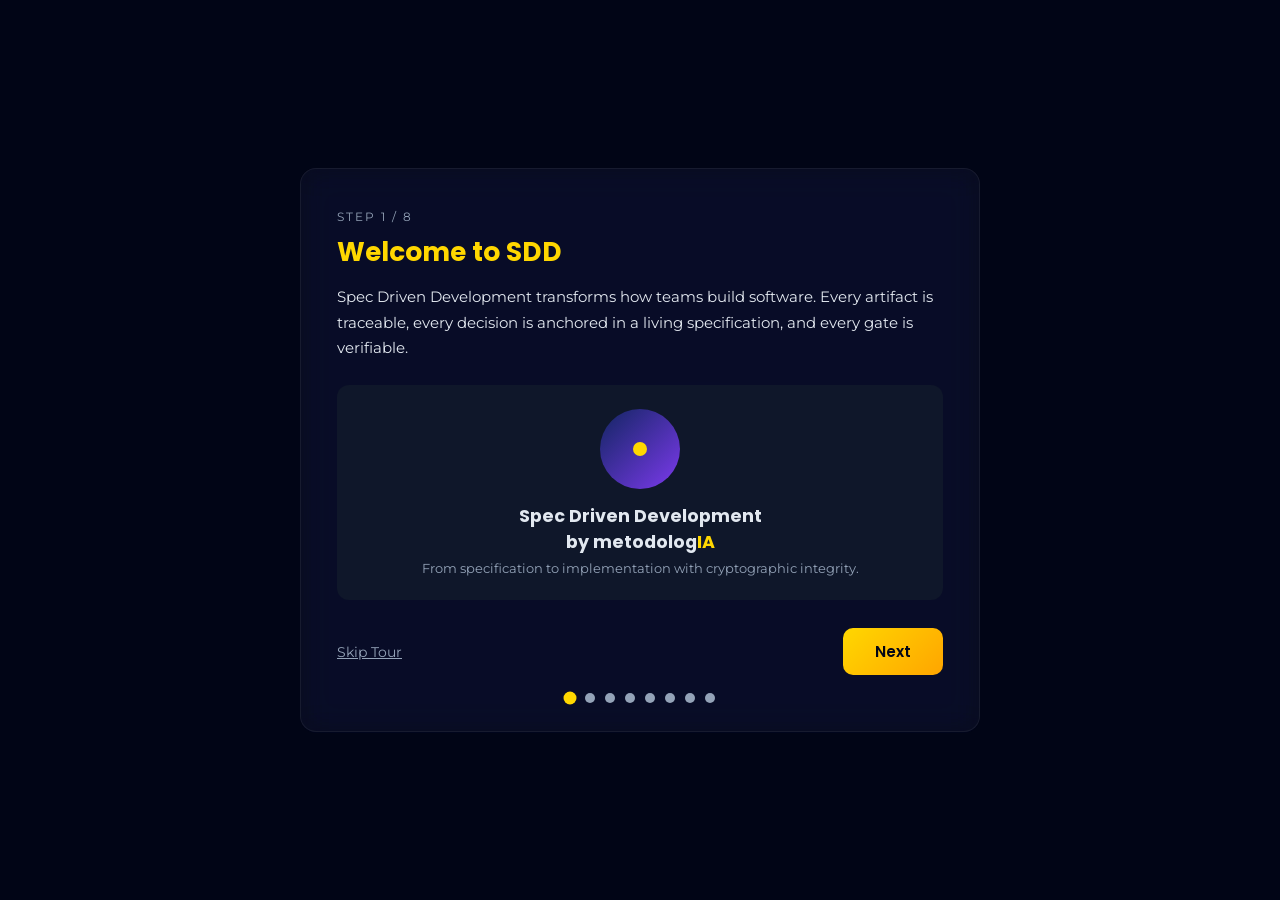
<file: scripts/sdd-tour.html>
<!DOCTYPE html>
<html lang="en">
<head>
<meta charset="UTF-8">
<meta name="viewport" content="width=device-width, initial-scale=1.0">
<title>SDD Onboarding Tour — MetodologIA</title>
<link rel="preconnect" href="https://fonts.googleapis.com">
<link rel="preconnect" href="https://fonts.gstatic.com" crossorigin>
<link href="https://fonts.googleapis.com/css2?family=Montserrat:wght@400;500;600&family=Poppins:wght@600;700&display=swap" rel="stylesheet">
<style>
  *, *::before, *::after { box-sizing: border-box; margin: 0; padding: 0; }

  body {
    background: #020617;
    color: #E2E8F0;
    font-family: 'Montserrat', sans-serif;
    min-height: 100vh;
    display: flex;
    align-items: center;
    justify-content: center;
  }

  h1, h2, h3, h4 { font-family: 'Poppins', sans-serif; font-weight: 700; }

  /* ---------- Overlay ---------- */
  .tour-overlay {
    position: fixed; inset: 0;
    background: rgba(2, 6, 23, 0.85);
    backdrop-filter: blur(12px);
    display: flex; align-items: center; justify-content: center;
    z-index: 9999;
    opacity: 0; transition: opacity 0.4s ease;
  }
  .tour-overlay.active { opacity: 1; }
  .tour-overlay.hidden { display: none; }

  /* ---------- Modal ---------- */
  .tour-modal {
    width: min(680px, 92vw);
    max-height: 88vh;
    background: rgba(255,255,255,0.03);
    backdrop-filter: blur(16px) saturate(180%);
    border: 1px solid rgba(255,255,255,0.06);
    border-radius: 16px;
    padding: 40px 36px 28px;
    position: relative;
    overflow-y: auto;
    transform: translateY(12px);
    transition: transform 0.4s ease, opacity 0.4s ease;
    opacity: 0;
  }
  .tour-overlay.active .tour-modal { transform: translateY(0); opacity: 1; }

  /* ---------- Step header ---------- */
  .step-counter {
    font-family: 'Montserrat', sans-serif;
    font-size: 0.75rem; color: #94A3B8;
    text-transform: uppercase; letter-spacing: 2px;
    margin-bottom: 8px;
  }
  .step-title {
    font-size: 1.65rem; color: #FFD700;
    margin-bottom: 12px;
  }
  .step-desc {
    font-size: 0.95rem; line-height: 1.7;
    color: #E2E8F0; margin-bottom: 24px;
  }

  /* ---------- Visual area ---------- */
  .step-visual {
    background: #0F172A;
    border-radius: 12px;
    padding: 24px;
    margin-bottom: 28px;
    min-height: 160px;
    display: flex; align-items: center; justify-content: center;
    overflow: hidden;
  }

  /* ---------- Buttons ---------- */
  .tour-actions {
    display: flex; align-items: center; justify-content: space-between;
    margin-bottom: 18px;
  }
  .btn-next {
    font-family: 'Poppins', sans-serif; font-weight: 600;
    font-size: 0.95rem;
    padding: 12px 32px; border: none; border-radius: 10px;
    background: linear-gradient(135deg, #FFD700, #FFA500);
    color: #020617; cursor: pointer;
    transition: transform 0.2s, box-shadow 0.2s;
  }
  .btn-next:hover, .btn-next:focus-visible {
    transform: translateY(-2px);
    box-shadow: 0 0 20px rgba(255,215,0,0.35);
  }
  .btn-skip {
    background: none; border: none;
    color: #94A3B8; font-size: 0.85rem;
    cursor: pointer; text-decoration: underline;
    font-family: 'Montserrat', sans-serif;
  }
  .btn-skip:hover { color: #E2E8F0; }

  /* ---------- Progress dots ---------- */
  .progress-dots {
    display: flex; gap: 10px;
    justify-content: center;
  }
  .dot {
    width: 10px; height: 10px; border-radius: 50%;
    background: #94A3B8; transition: background 0.3s, transform 0.3s;
  }
  .dot.current { background: #FFD700; transform: scale(1.3); }
  .dot.done { background: #137DC5; }

  /* ---------- Completed screen ---------- */
  .completed-screen {
    text-align: center; padding: 60px 20px;
  }
  .completed-screen h2 { color: #137DC5; margin-bottom: 12px; font-size: 1.5rem; }
  .completed-screen p { color: #94A3B8; margin-bottom: 28px; }
  .btn-restart {
    font-family: 'Poppins', sans-serif; font-weight: 600;
    font-size: 0.9rem; padding: 10px 28px;
    border: 2px solid #FFD700; border-radius: 10px;
    background: transparent; color: #FFD700; cursor: pointer;
    transition: transform 0.2s, box-shadow 0.2s;
  }
  .btn-restart:hover { transform: translateY(-2px); box-shadow: 0 0 16px rgba(255,215,0,0.25); }

  /* ---------- Step-specific visuals ---------- */

  /* Step 1 — Logo */
  .logo-wrap { text-align: center; }
  .logo-circle {
    width: 80px; height: 80px; border-radius: 50%;
    background: linear-gradient(135deg, #122562, #7C3AED);
    display: inline-flex; align-items: center; justify-content: center;
    position: relative; margin-bottom: 14px;
  }
  .logo-dot {
    width: 14px; height: 14px; border-radius: 50%;
    background: #FFD700;
  }
  .logo-label { font-family: 'Poppins', sans-serif; font-weight: 700; font-size: 1.1rem; color: #E2E8F0; }
  .logo-label .gold { color: #FFD700; }
  .logo-tagline { font-size: 0.8rem; color: #94A3B8; margin-top: 6px; }

  /* Step 2 — Pipeline */
  .pipeline { display: flex; flex-direction: column; gap: 0; width: 100%; max-width: 420px; }
  .phase-row { display: flex; align-items: center; gap: 12px; padding: 5px 0; }
  .phase-dot { width: 12px; height: 12px; border-radius: 50%; background: #FFD700; flex-shrink: 0; }
  .phase-line { width: 2px; height: 14px; background: rgba(255,215,0,0.3); margin-left: 5px; }
  .phase-label { font-size: 0.8rem; color: #E2E8F0; }
  .phase-label span { color: #94A3B8; }
  .gate-row { display: flex; align-items: center; gap: 12px; padding: 2px 0 2px 1px; }
  .gate-marker {
    width: 22px; height: 14px; border-radius: 3px;
    background: linear-gradient(135deg, #FFD700, #FFA500);
    display: flex; align-items: center; justify-content: center;
    font-size: 0.55rem; font-weight: 700; color: #020617;
    margin-left: -5px;
  }

  /* Step 3 — Dashboard grid */
  .dash-grid { display: grid; grid-template-columns: repeat(3, 1fr); gap: 10px; width: 100%; }
  .dash-card {
    background: rgba(255,255,255,0.03);
    backdrop-filter: blur(16px) saturate(180%);
    border: 1px solid rgba(255,255,255,0.06);
    border-radius: 10px;
    padding: 14px 10px; text-align: center;
    font-size: 0.72rem; color: #E2E8F0;
    font-family: 'Poppins', sans-serif; font-weight: 600;
  }
  .dash-card .dash-icon { font-size: 1.3rem; margin-bottom: 4px; }

  /* Step 4 — Heartbeat */
  .heartbeat-flow { display: flex; align-items: center; gap: 10px; flex-wrap: wrap; justify-content: center; }
  .hb-box {
    background: rgba(255,255,255,0.04); border: 1px solid rgba(255,255,255,0.08);
    border-radius: 8px; padding: 10px 14px; font-size: 0.75rem; color: #E2E8F0; text-align: center;
  }
  .hb-arrow { color: #FFD700; font-size: 1.2rem; }
  .hb-pulse {
    display: inline-block; width: 12px; height: 12px; border-radius: 50%;
    background: #FFD700; animation: pulse 1.5s infinite;
  }
  @keyframes pulse {
    0%, 100% { box-shadow: 0 0 0 0 rgba(255,215,0,0.5); }
    50% { box-shadow: 0 0 0 10px rgba(255,215,0,0); }
  }
  .hb-branch { display: flex; flex-direction: column; gap: 6px; }
  .hb-branch .hb-box.muted-bg { border-color: rgba(148,163,184,0.2); color: #94A3B8; }
  .hb-branch .hb-box.gold-bg { border-color: rgba(255,215,0,0.2); color: #FFD700; }

  /* Step 5 — Knowledge Graph */
  .kg-wrap { width: 100%; display: flex; flex-direction: column; align-items: center; }
  .kg-wrap svg { width: 320px; height: 180px; }
  .kg-legend { display: flex; gap: 16px; margin-top: 12px; flex-wrap: wrap; justify-content: center; }
  .kg-legend-item { display: flex; align-items: center; gap: 5px; font-size: 0.7rem; color: #94A3B8; }
  .kg-swatch { width: 10px; height: 10px; }
  .kg-swatch.circle { border-radius: 50%; background: #FFD700; }
  .kg-swatch.square { background: #137DC5; }
  .kg-swatch.diamond { background: #7C3AED; transform: rotate(45deg); width: 9px; height: 9px; }
  .kg-swatch.triangle { width: 0; height: 0; border-left: 5px solid transparent; border-right: 5px solid transparent; border-bottom: 10px solid #06B6D4; }

  /* Step 6 — RAG Memory */
  .rag-wrap { width: 100%; }
  .rag-file {
    background: rgba(255,255,255,0.03); border: 1px solid rgba(255,255,255,0.06);
    border-radius: 8px; padding: 10px 16px; margin-bottom: 6px;
    font-size: 0.78rem; color: #E2E8F0; display: flex; align-items: center; gap: 10px;
  }
  .rag-file .rag-icon { font-size: 1rem; }
  .rag-sections { display: flex; flex-direction: column; gap: 4px; margin-top: 10px; }
  .rag-section { display: flex; align-items: center; gap: 8px; font-size: 0.72rem; color: #94A3B8; padding: 4px 0; }
  .rag-badge {
    width: 8px; height: 8px; border-radius: 50%; flex-shrink: 0;
  }

  /* Step 7 — Commands table */
  .cmd-table { width: 100%; border-collapse: collapse; }
  .cmd-table th { font-family: 'Poppins', sans-serif; font-size: 0.72rem; color: #94A3B8; text-align: left; padding: 6px 8px; border-bottom: 1px solid rgba(255,255,255,0.06); }
  .cmd-table td { font-size: 0.78rem; padding: 8px; border-bottom: 1px solid rgba(255,255,255,0.03); }
  .cmd-table td:first-child { font-family: 'Montserrat', monospace; color: #FFD700; font-weight: 600; }

  /* Step 8 — CTA */
  .cta-wrap { text-align: center; }
  .cta-wrap .btn-primary {
    font-family: 'Poppins', sans-serif; font-weight: 700; font-size: 1rem;
    padding: 14px 36px; border: none; border-radius: 12px;
    background: linear-gradient(135deg, #FFD700, #FFA500);
    color: #020617; cursor: pointer; display: inline-block; margin-bottom: 14px;
    transition: transform 0.2s, box-shadow 0.2s;
  }
  .cta-wrap .btn-primary:hover { transform: translateY(-2px); box-shadow: 0 0 24px rgba(255,215,0,0.4); }
  .cta-cmd { font-size: 0.8rem; color: #94A3B8; font-family: monospace; margin-bottom: 20px; }
  .cta-secondary { font-size: 0.85rem; color: #E2E8F0; }
  .cta-secondary span { color: #FFD700; font-family: monospace; }

  /* ---------- Transitions ---------- */
  .step-content { animation: fadeSlideIn 0.4s ease forwards; }
  @keyframes fadeSlideIn {
    from { opacity: 0; transform: translateX(30px); }
    to { opacity: 1; transform: translateX(0); }
  }
</style>
</head>
<body>

<!-- Completed screen (shown if tour already done) -->
<div id="completedScreen" class="completed-screen hidden">
  <h2>Tour Completed</h2>
  <p>You have already completed the SDD onboarding tour.</p>
  <button class="btn-restart" onclick="restartTour()">Restart Tour</button>
</div>

<!-- Tour overlay -->
<div id="tourOverlay" class="tour-overlay hidden">
  <div class="tour-modal">
    <div id="stepContent" class="step-content"></div>
    <div class="tour-actions">
      <button class="btn-skip" onclick="skipTour()">Skip Tour</button>
      <button class="btn-next" id="btnNext" onclick="nextStep()">Next</button>
    </div>
    <div class="progress-dots" id="progressDots"></div>
  </div>
</div>

<script>
const TOTAL_STEPS = 8;
let currentStep = 0;

const steps = [
  /* Step 1 — Welcome */
  {
    title: 'Welcome to SDD',
    desc: 'Spec Driven Development transforms how teams build software. Every artifact is traceable, every decision is anchored in a living specification, and every gate is verifiable.',
    visual() {
      return `<div class="logo-wrap">
        <div class="logo-circle"><div class="logo-dot"></div></div>
        <div class="logo-label">Spec Driven Development</div>
        <div class="logo-label">by metodolog<span class="gold">IA</span></div>
        <div class="logo-tagline">From specification to implementation with cryptographic integrity.</div>
      </div>`;
    }
  },
  /* Step 2 — Pipeline */
  {
    title: 'The 9-Phase Pipeline',
    desc: 'SDD orchestrates your project through nine deterministic phases, each separated by quality gates that ensure nothing moves forward without evidence.',
    visual() {
      const phases = [
        ['0','Constitution'],['1','Specify'],['2','Plan'],['3','Checklist'],
        ['4','Testify'],['5','Tasks'],['6','Analyze'],['7','Implement'],['8','Issues']
      ];
      const gates = { 3: 'G1', 5: 'G2', 7: 'G3' };
      let html = '<div class="pipeline">';
      phases.forEach((p, i) => {
        html += `<div class="phase-row"><div class="phase-dot"></div><div class="phase-label"><span>Phase ${p[0]}:</span> ${p[1]}</div></div>`;
        if (i < phases.length - 1) {
          html += `<div style="margin-left:5px"><div class="phase-line"></div></div>`;
        }
        if (gates[i + 1]) {
          html += `<div class="gate-row"><div class="gate-marker">${gates[i + 1]}</div><div class="phase-label" style="color:#94A3B8;font-size:0.7rem">Quality Gate</div></div>`;
        }
      });
      html += '</div>';
      return html;
    }
  },
  /* Step 3 — Command Center */
  {
    title: 'The Command Center',
    desc: 'Your dashboard organizes the entire SDD workflow into six intuitive sections. Each section provides real-time status, quick actions, and deep-dive views.',
    visual() {
      const sections = [
        ['\u25B6','Pipeline'], ['\u2630','Specifications'], ['\u2714','Quality'],
        ['\u2605','Intelligence'], ['\u2692','Workspace'], ['\u2696','Governance']
      ];
      return '<div class="dash-grid">' + sections.map(s =>
        `<div class="dash-card"><div class="dash-icon">${s[0]}</div>${s[1]}</div>`
      ).join('') + '</div>';
    }
  },
  /* Step 4 — Heartbeat */
  {
    title: 'Ambient Heartbeat',
    desc: 'Every prompt you send triggers a lightweight background scan. The heartbeat detects drift, stale artifacts, and pending gates — injecting context only when findings matter.',
    visual() {
      return `<div class="heartbeat-flow">
        <div class="hb-box">User Prompt</div>
        <div class="hb-arrow">\u2192</div>
        <div class="hb-box">UserPromptSubmit<br>hook</div>
        <div class="hb-arrow">\u2192</div>
        <div class="hb-box"><span class="hb-pulse"></span> heartbeat-lite.sh</div>
        <div class="hb-arrow">\u2192</div>
        <div class="hb-branch">
          <div class="hb-box muted-bg">Silent (suppressed)</div>
          <div class="hb-box gold-bg">Context injection</div>
        </div>
      </div>`;
    }
  },
  /* Step 5 — Knowledge Graph */
  {
    title: 'Knowledge Graph',
    desc: 'SDD builds a live traceability graph connecting every principle, requirement, test, and task. Nothing exists in isolation — every node has provenance.',
    visual() {
      return `<div class="kg-wrap">
        <svg viewBox="0 0 320 180" fill="none" xmlns="http://www.w3.org/2000/svg">
          <!-- Edges -->
          <line x1="80" y1="50" x2="180" y2="40" stroke="rgba(255,255,255,0.12)" stroke-width="1.5"/>
          <line x1="80" y1="50" x2="160" y2="120" stroke="rgba(255,255,255,0.12)" stroke-width="1.5"/>
          <line x1="180" y1="40" x2="260" y2="90" stroke="rgba(255,255,255,0.12)" stroke-width="1.5"/>
          <line x1="180" y1="40" x2="160" y2="120" stroke="rgba(255,255,255,0.12)" stroke-width="1.5"/>
          <line x1="160" y1="120" x2="260" y2="90" stroke="rgba(255,255,255,0.12)" stroke-width="1.5"/>
          <line x1="260" y1="90" x2="240" y2="160" stroke="rgba(255,255,255,0.12)" stroke-width="1.5"/>
          <line x1="160" y1="120" x2="60" y2="140" stroke="rgba(255,255,255,0.12)" stroke-width="1.5"/>
          <!-- Principle (gold circle) -->
          <circle cx="80" cy="50" r="12" fill="#FFD700"/>
          <text x="80" y="54" text-anchor="middle" fill="#020617" font-size="9" font-weight="bold">P</text>
          <!-- Requirement (blue square) -->
          <rect x="168" y="28" width="24" height="24" rx="3" fill="#137DC5"/>
          <text x="180" y="44" text-anchor="middle" fill="#fff" font-size="9" font-weight="bold">R</text>
          <!-- Test (purple diamond) -->
          <g transform="translate(160,120) rotate(45)">
            <rect x="-11" y="-11" width="22" height="22" rx="3" fill="#7C3AED"/>
          </g>
          <text x="160" y="124" text-anchor="middle" fill="#fff" font-size="9" font-weight="bold">T</text>
          <!-- Task (cyan triangle) -->
          <polygon points="260,78 272,102 248,102" fill="#06B6D4"/>
          <text x="260" y="97" text-anchor="middle" fill="#020617" font-size="8" font-weight="bold">K</text>
          <!-- Extra nodes -->
          <circle cx="60" cy="140" r="9" fill="#FFD700" opacity="0.6"/>
          <rect x="232" y="152" width="16" height="16" rx="2" fill="#137DC5" opacity="0.6"/>
        </svg>
        <div class="kg-legend">
          <div class="kg-legend-item"><div class="kg-swatch circle"></div>Principle</div>
          <div class="kg-legend-item"><div class="kg-swatch square"></div>Requirement</div>
          <div class="kg-legend-item"><div class="kg-swatch diamond"></div>Test</div>
          <div class="kg-legend-item"><div class="kg-swatch triangle"></div>Task</div>
        </div>
        <div style="text-align:center;margin-top:8px;font-size:0.75rem;color:#94A3B8;">Full traceability from constitution to code.</div>
      </div>`;
    }
  },
  /* Step 6 — RAG Memory */
  {
    title: 'RAG Memory',
    desc: 'Every resource you feed into SDD is distilled into a structured RAG memory file. The system retains abstract, key takeaways, insights, and full content for instant retrieval.',
    visual() {
      const types = [
        ['\uD83D\uDCC4','rag-memory-of-spec.md'],
        ['\uD83D\uDDBC','rag-memory-of-diagram.md'],
        ['\uD83C\uDFA7','rag-memory-of-recording.md'],
        ['\uD83D\uDCD5','rag-memory-of-document.md']
      ];
      const sections = [
        ['#FFD700','Abstract'],['#137DC5','Key Takeaways'],['#7C3AED','Insights'],['#06B6D4','Full Content']
      ];
      return `<div class="rag-wrap">
        ${types.map(t => `<div class="rag-file"><span class="rag-icon">${t[0]}</span>${t[1]}</div>`).join('')}
        <div class="rag-sections">
          ${sections.map(s => `<div class="rag-section"><div class="rag-badge" style="background:${s[0]}"></div>${s[1]}</div>`).join('')}
        </div>
      </div>`;
    }
  },
  /* Step 7 — Key Commands */
  {
    title: 'Key Commands',
    desc: 'These six commands cover the essential SDD workflow. Each command is deterministic, auditable, and integrated with the heartbeat system.',
    visual() {
      const cmds = [
        ['/sdd:init','Initialize a new SDD project with constitution and structure.'],
        ['/sdd:spec','Create or update a formal specification artifact.'],
        ['/sdd:plan','Generate the implementation plan from specifications.'],
        ['/sdd:dashboard','Open the real-time Command Center dashboard.'],
        ['/sdd:sentinel','Run a full heartbeat diagnostic scan.'],
        ['/sdd:tour','Replay this onboarding tour.']
      ];
      return `<table class="cmd-table">
        <thead><tr><th>Command</th><th>Description</th></tr></thead>
        <tbody>${cmds.map(c => `<tr><td>${c[0]}</td><td>${c[1]}</td></tr>`).join('')}</tbody>
      </table>`;
    }
  },
  /* Step 8 — Ready */
  {
    title: 'Ready to Start',
    desc: 'You are now equipped with the foundations of Spec Driven Development. Initialize your first project or explore the demo environment.',
    visual() {
      return `<div class="cta-wrap">
        <button class="btn-primary" onclick="completeTour()">\u2192 Initialize Your First Project</button>
        <div class="cta-cmd">/sdd:init</div>
        <div class="cta-secondary">or <span>/sdd:demo</span> to explore a sample project</div>
      </div>`;
    }
  }
];

/* ---------- Rendering ---------- */
function renderStep(index) {
  const s = steps[index];
  const el = document.getElementById('stepContent');
  el.innerHTML = `
    <div class="step-counter">Step ${index + 1} / ${TOTAL_STEPS}</div>
    <h2 class="step-title">${s.title}</h2>
    <p class="step-desc">${s.desc}</p>
    <div class="step-visual">${s.visual()}</div>
  `;
  /* force re-trigger animation */
  el.classList.remove('step-content');
  void el.offsetWidth;
  el.classList.add('step-content');

  /* button label */
  document.getElementById('btnNext').textContent = index === TOTAL_STEPS - 1 ? 'Finish' : 'Next';

  renderDots(index);
}

function renderDots(index) {
  const wrap = document.getElementById('progressDots');
  wrap.innerHTML = '';
  for (let i = 0; i < TOTAL_STEPS; i++) {
    const d = document.createElement('div');
    d.className = 'dot';
    if (i === index) d.classList.add('current');
    else if (i < index) d.classList.add('done');
    wrap.appendChild(d);
  }
}

/* ---------- Navigation ---------- */
function nextStep() {
  if (currentStep >= TOTAL_STEPS - 1) { completeTour(); return; }
  currentStep++;
  renderStep(currentStep);
}

function prevStep() {
  if (currentStep <= 0) return;
  currentStep--;
  renderStep(currentStep);
}

function skipTour() { completeTour(); }

function completeTour() {
  localStorage.setItem('sdd-tour-completed', 'true');
  const ov = document.getElementById('tourOverlay');
  ov.classList.remove('active');
  setTimeout(() => { ov.classList.add('hidden'); showCompleted(); }, 400);
}

function showCompleted() {
  document.getElementById('completedScreen').classList.remove('hidden');
}

function restartTour() {
  localStorage.removeItem('sdd-tour-completed');
  document.getElementById('completedScreen').classList.add('hidden');
  startTour();
}

function startTour() {
  currentStep = 0;
  const ov = document.getElementById('tourOverlay');
  ov.classList.remove('hidden');
  renderStep(0);
  requestAnimationFrame(() => ov.classList.add('active'));
}

/* ---------- Keyboard ---------- */
document.addEventListener('keydown', (e) => {
  const ov = document.getElementById('tourOverlay');
  if (ov.classList.contains('hidden')) return;
  if (e.key === 'ArrowRight' || e.key === 'Enter') nextStep();
  else if (e.key === 'ArrowLeft') prevStep();
  else if (e.key === 'Escape') skipTour();
});

/* ---------- Init ---------- */
(function init() {
  if (localStorage.getItem('sdd-tour-completed') === 'true') {
    showCompleted();
  } else {
    startTour();
  }
})();
</script>
</body>
</html>
</file>
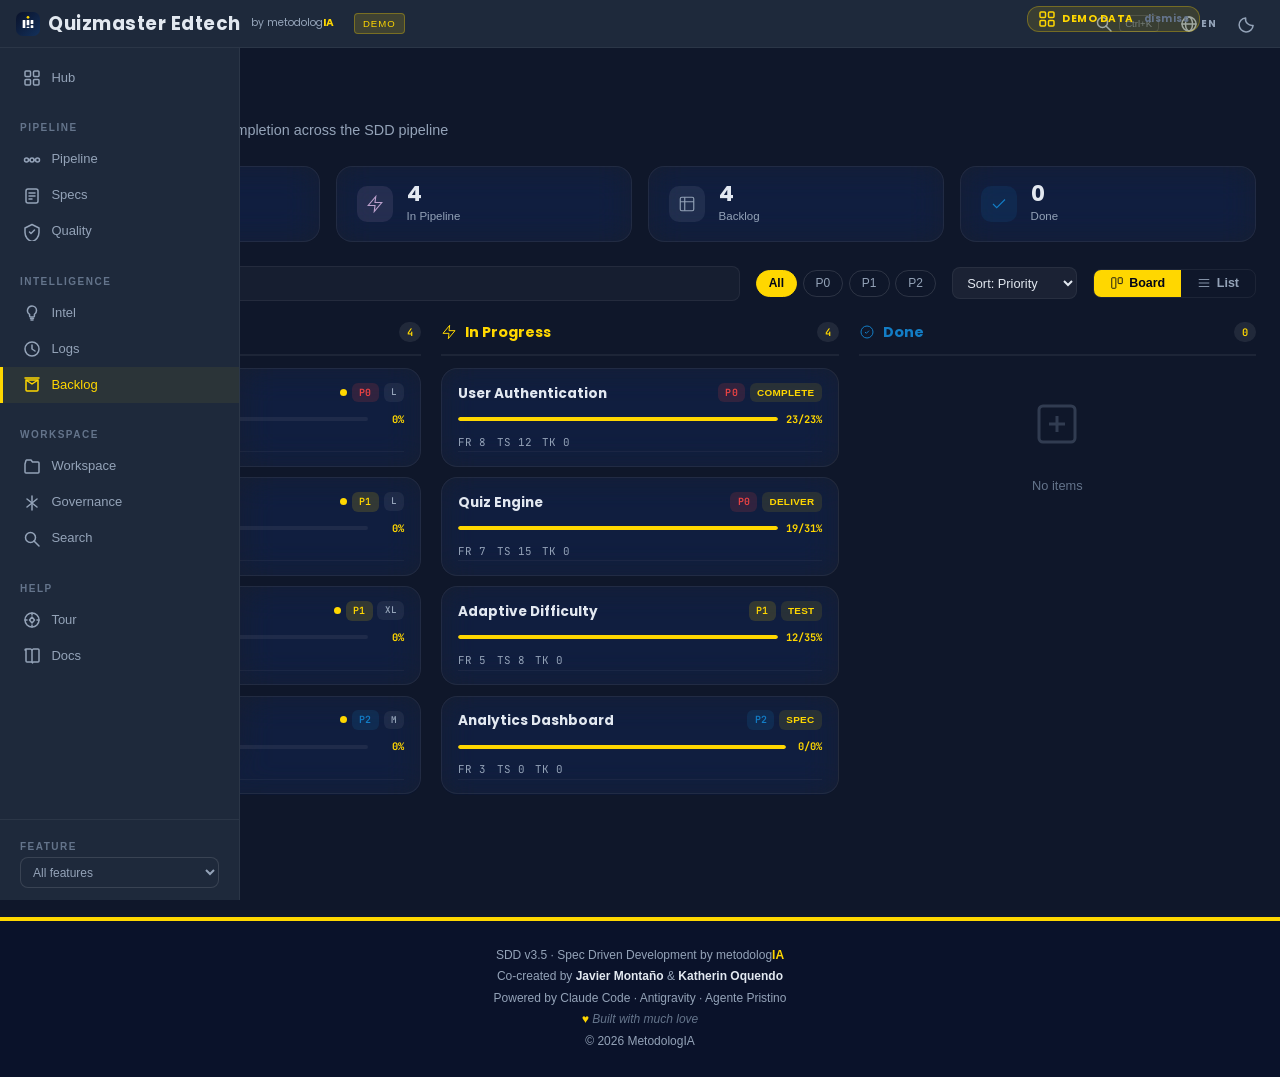
<file: scripts/command-center/backlog.html>
<!DOCTYPE html>
<html lang="en">
<head>
  <meta charset="UTF-8">
  <meta name="viewport" content="width=device-width, initial-scale=1.0">
  <link rel="icon" type="image/svg+xml" href="data:image/svg+xml,%3Csvg xmlns='http://www.w3.org/2000/svg' viewBox='0 0 36 36'%3E%3Cdefs%3E%3ClinearGradient id='g' x1='0' y1='0' x2='1' y2='1'%3E%3Cstop offset='0%25' stop-color='%230A122A'/%3E%3Cstop offset='100%25' stop-color='%2313315C'/%3E%3C/linearGradient%3E%3C/defs%3E%3Crect width='36' height='36' rx='10' fill='url(%23g)'/%3E%3Crect x='10' y='12' width='4' height='12' rx='.5' fill='%23FFF'/%3E%3Crect x='16' y='12' width='4' height='8' rx='.5' fill='%23FFF'/%3E%3Crect x='16' y='22' width='4' height='2' rx='.5' fill='%23FFF'/%3E%3Crect x='22' y='12' width='4' height='6' rx='.5' fill='%23FFF'/%3E%3Crect x='22' y='20' width='4' height='4' rx='.5' fill='%23FFF'/%3E%3Ccircle cx='18' cy='8' r='2' fill='%23FFD700'/%3E%3C/svg%3E">
  <title>Feature Backlog &mdash; SDD ALM</title>
  <link rel="icon" href="shared/favicon.svg" type="image/svg+xml">
  <link href="https://fonts.googleapis.com/css2?family=Poppins:wght@400;600;700;900&family=JetBrains+Mono&display=swap" rel="stylesheet">
  <link rel="stylesheet" href="shared/tokens.css">
  <script src="shared/data.js"></script>
  <script src="shared/filter.js" defer></script>
  <script src="shared/i18n.js" defer></script>
  <script src="shared/nav.js" defer></script>
  <script src="shared/footer.js" defer></script>
  <script src="shared/search.js" defer></script>
  <style>
    .bl-main { max-width:1320px; margin:0 auto; padding:2rem 1.5rem 3rem; }
    .page-header { margin-bottom:1.5rem; }
    .page-title { font-family:var(--font-heading); font-size:1.75rem; font-weight:900; margin:0 0 0.25rem; }
    .page-title .gold { color:var(--brand-gold); }
    .page-subtitle { color:var(--text-muted); font-size:0.9rem; font-family:var(--font-body); margin:0; }

    /* ── Stats Bar ───────────────────────────────────────── */
    .stats-bar { display:grid; grid-template-columns:repeat(4,1fr); gap:1rem; margin-bottom:1.5rem; }
    .stat-card {
      background:var(--bg-card); backdrop-filter:var(--glass); -webkit-backdrop-filter:var(--glass);
      border:1px solid var(--border-subtle); border-radius:var(--radius-card);
      padding:1rem 1.25rem; display:flex; align-items:center; gap:0.85rem;
      transition:transform var(--transition-fast), box-shadow var(--transition-fast);
    }
    .stat-card:hover { transform:translateY(-2px); box-shadow:var(--shadow-glow-gold); }
    .stat-icon { width:36px; height:36px; border-radius:10px; display:flex; align-items:center; justify-content:center; flex-shrink:0; }
    .stat-icon svg { width:18px; height:18px; }
    .stat-icon-total { background:rgba(255,215,0,0.12); color:#FFD700; }
    .stat-icon-pipe { background:rgba(187,160,204,0.12); color:#BBA0CC; }
    .stat-icon-backlog { background:rgba(148,163,184,0.12); color:#94A3B8; }
    .stat-icon-done { background:rgba(19,125,197,0.12); color:#137DC5; }
    .stat-value { font-family:var(--font-heading); font-weight:700; font-size:1.35rem; color:var(--text-primary); line-height:1; }
    .stat-label { font-family:var(--font-body); font-size:0.72rem; color:var(--text-muted); margin-top:2px; }

    /* ── Controls Bar ────────────────────────────────────── */
    .controls-bar { display:flex; align-items:center; gap:1rem; margin-bottom:1.25rem; flex-wrap:wrap; }
    .search-wrap { position:relative; flex:1; min-width:200px; }
    .search-input {
      width:100%; box-sizing:border-box; padding:0.55rem 0.75rem 0.55rem 2.25rem;
      background:var(--bg-card); border:1px solid var(--border-subtle); border-radius:var(--radius-sm);
      color:var(--text-primary); font-family:var(--font-body); font-size:0.85rem; outline:none;
      transition:border-color var(--transition-fast);
    }
    .search-input:focus { border-color:var(--brand-gold); box-shadow:0 0 0 2px rgba(255,215,0,0.1); }
    .search-input::placeholder { color:var(--text-dim); }
    .search-icon { position:absolute; left:0.65rem; top:50%; transform:translateY(-50%); color:var(--text-dim); pointer-events:none; }
    .search-icon svg { width:16px; height:16px; }

    .filter-chips { display:flex; gap:0.35rem; }
    .filter-chip {
      font-family:var(--font-body); font-size:0.75rem; font-weight:500;
      padding:0.35rem 0.75rem; border-radius:var(--radius-full); cursor:pointer;
      border:1px solid var(--border-medium); background:transparent; color:var(--text-muted);
      transition:all var(--transition-fast);
    }
    .filter-chip:hover { border-color:var(--brand-gold); color:var(--text-primary); }
    .filter-chip.active { background:var(--brand-gold); color:var(--text-inverse); border-color:var(--brand-gold); font-weight:600; }

    .sort-select {
      background:rgba(255,255,255,0.05); color:var(--text-primary); border:1px solid var(--border-subtle);
      border-radius:var(--radius-sm); padding:0.4rem 0.65rem; font-size:0.8rem;
      font-family:var(--font-body); outline:none; cursor:pointer;
    }
    .sort-select:focus { border-color:var(--brand-gold); }

    .view-toggle {
      display:flex; gap:0; border:1px solid var(--border-subtle);
      border-radius:var(--radius-sm); overflow:hidden; flex-shrink:0;
    }
    .view-btn {
      font-family:var(--font-body); font-size:0.78rem; font-weight:600;
      padding:0.4rem 1rem; border:none; cursor:pointer;
      background:transparent; color:var(--text-muted);
      transition:background var(--transition-fast), color var(--transition-fast);
      display:flex; align-items:center; gap:0.35rem;
    }
    .view-btn svg { width:14px; height:14px; }
    .view-btn.active { background:var(--brand-gold); color:var(--text-inverse); }
    .view-btn:hover:not(.active) { background:rgba(255,255,255,0.05); }

    /* ── Board View ──────────────────────────────────────── */
    .board { display:grid; grid-template-columns:1fr 1fr 1fr; gap:1.25rem; }
    @media(max-width:900px) { .board { grid-template-columns:1fr; } }
    .board-col { min-width:0; }
    .col-header {
      font-family:var(--font-heading); font-weight:700; font-size:0.9rem;
      display:flex; align-items:center; gap:0.5rem;
      padding-bottom:0.65rem; margin-bottom:0.75rem;
      border-bottom:2px solid rgba(255,255,255,0.06);
    }
    .col-header svg { width:16px; height:16px; }
    .col-header-backlog { color:var(--text-muted); }
    .col-header-progress { color:var(--brand-gold); }
    .col-header-progress svg { color:var(--brand-gold); }
    .col-header-done { color:var(--brand-blue); }
    .col-header-done svg { color:var(--brand-blue); }
    .col-count {
      background:rgba(255,255,255,0.08); border-radius:10px;
      font-size:0.65rem; padding:0.1rem 0.5rem; font-weight:600; color:var(--brand-gold);
      font-family:var(--font-mono); margin-left:auto;
    }

    /* ── Cards ──────────────────────────────────────────── */
    .bl-card {
      background:var(--bg-card); backdrop-filter:var(--glass); -webkit-backdrop-filter:var(--glass);
      border:1px solid var(--border-subtle); border-radius:var(--radius-card);
      padding:0.85rem 1rem; margin-bottom:0.65rem; cursor:pointer;
      transition:transform var(--transition-fast), box-shadow var(--transition-fast), border-color var(--transition-fast);
    }
    .bl-card:hover { transform:translateY(-2px); box-shadow:var(--shadow-glow-gold); border-color:rgba(255,215,0,0.25); }
    .bl-card.expanded { border-color:rgba(255,215,0,0.35); }

    .card-top { display:flex; align-items:flex-start; justify-content:space-between; gap:0.5rem; margin-bottom:0.4rem; }
    .card-name { font-family:var(--font-heading); font-weight:700; font-size:0.85rem; color:var(--text-primary); flex:1; }
    .card-badges { display:flex; gap:0.3rem; flex-shrink:0; align-items:center; flex-wrap:wrap; }

    .badge {
      font-size:0.62rem; font-weight:600; padding:0.12rem 0.45rem; border-radius:6px;
      font-family:var(--font-mono); text-transform:uppercase; letter-spacing:0.03em;
    }
    .badge-p0 { background:rgba(239,68,68,0.15); color:#EF4444; }
    .badge-p1 { background:rgba(255,215,0,0.15); color:#FFD700; }
    .badge-p2 { background:rgba(19,125,197,0.15); color:#137DC5; }
    .badge-phase { background:rgba(255,215,0,0.1); color:#FFD700; font-family:var(--font-body); }
    .badge-effort { background:rgba(255,255,255,0.06); color:#94a3b8; font-family:var(--font-mono); font-size:0.58rem; }
    .stale-dot {
      width:7px; height:7px; border-radius:50%; background:#FFD700;
      display:inline-block; flex-shrink:0;
    }

    .progress-row { display:flex; align-items:center; gap:0.5rem; margin:0.4rem 0; }
    .progress-track { flex:1; height:4px; background:rgba(255,255,255,0.06); border-radius:2px; overflow:hidden; }
    .progress-fill { height:100%; background:var(--brand-gold); border-radius:2px; transition:width 0.3s; }
    .progress-pct { font-family:var(--font-mono); font-size:0.65rem; color:var(--brand-gold); font-weight:700; min-width:28px; text-align:right; }

    .card-stats {
      display:flex; gap:0.65rem; font-size:0.68rem; color:var(--text-muted);
      font-family:var(--font-mono);
    }
    .card-stats span { display:flex; align-items:center; gap:0.2rem; }

    /* Expand */
    .card-expand {
      max-height:0; overflow:hidden; transition:max-height 0.3s ease;
      border-top:1px solid rgba(255,255,255,0.04); margin-top:0;
    }
    .bl-card.expanded .card-expand { max-height:300px; margin-top:0.6rem; padding-top:0.6rem; }
    .expand-row { font-size:0.75rem; color:var(--text-muted); margin-bottom:0.25rem; font-family:var(--font-body); }
    .expand-row strong { color:var(--text-primary); }
    .expand-specs { display:flex; gap:0.4rem; flex-wrap:wrap; margin-top:0.35rem; }
    .spec-link {
      font-size:0.62rem; background:rgba(255,215,0,0.08); color:var(--brand-gold);
      padding:0.12rem 0.4rem; border-radius:4px; font-family:var(--font-mono);
    }

    /* ── List View ───────────────────────────────────────── */
    .list-wrap {
      background:var(--bg-card); backdrop-filter:var(--glass); -webkit-backdrop-filter:var(--glass);
      border:1px solid var(--border-subtle); border-radius:var(--radius-card); overflow:hidden;
    }
    .list-table { width:100%; border-collapse:collapse; }
    .list-table thead th {
      font-family:var(--font-body); font-size:0.65rem; font-weight:700;
      text-transform:uppercase; letter-spacing:0.08em; color:var(--text-dim);
      padding:0.75rem 0.85rem; text-align:left; border-bottom:1px solid var(--border-subtle);
      cursor:pointer; user-select:none; white-space:nowrap;
    }
    .list-table thead th:hover { color:var(--brand-gold); }
    .list-table thead th .sort-arrow { color:var(--brand-gold); font-size:0.6rem; margin-left:0.25rem; }
    .list-table tbody tr { border-bottom:1px solid rgba(255,255,255,0.03); transition:background var(--transition-fast); }
    .list-table tbody tr:hover { background:rgba(255,215,0,0.03); }
    .list-table tbody td {
      padding:0.6rem 0.85rem; font-family:var(--font-body); font-size:0.82rem;
      color:var(--text-muted); vertical-align:middle;
    }
    .list-table .td-name { font-family:var(--font-heading); font-weight:600; color:var(--text-primary); }
    .list-status-pill {
      font-size:0.6rem; font-weight:700; padding:2px 8px; border-radius:var(--radius-full);
      text-transform:uppercase; font-family:var(--font-body);
    }
    .ls-backlog { background:rgba(148,163,184,0.12); color:#94A3B8; }
    .ls-progress { background:rgba(255,215,0,0.15); color:#FFD700; }
    .ls-done { background:rgba(19,125,197,0.15); color:#137DC5; }

    .mini-progress { display:inline-flex; align-items:center; gap:0.35rem; }
    .mini-track { width:48px; height:3px; background:rgba(255,255,255,0.06); border-radius:2px; overflow:hidden; display:inline-block; }
    .mini-fill { height:100%; background:var(--brand-gold); border-radius:2px; display:block; }
    .mini-pct { font-family:var(--font-mono); font-size:0.68rem; color:var(--brand-gold); }

    /* ── Empty State ─────────────────────────────────────── */
    .empty-state {
      text-align:center; padding:4rem 2rem; font-family:var(--font-body); color:var(--text-dim);
    }
    .empty-state svg { width:48px; height:48px; margin-bottom:0.75rem; opacity:0.4; }
    .empty-state .empty-msg { font-size:0.9rem; }
    .empty-state code {
      font-family:var(--font-mono); font-size:0.82rem;
      background:rgba(255,215,0,0.08); color:var(--brand-gold);
      padding:2px 8px; border-radius:4px;
    }

    @media(max-width:768px) {
      .stats-bar { grid-template-columns:repeat(2,1fr); }
      .controls-bar { flex-direction:column; align-items:stretch; }
    }
    @media(max-width:480px) { .stats-bar { grid-template-columns:1fr; } }
  </style>
</head>
<body>
  <main class="bl-main">
    <div class="page-header">
      <h1 class="page-title" data-i18n="backlog.title"><span class="gold">Feature</span> Backlog</h1>
      <p class="page-subtitle">Track features from request to completion across the SDD pipeline</p>
    </div>
    <div class="stats-bar" id="stats-bar"></div>
    <div class="controls-bar">
      <div class="search-wrap">
        <span class="search-icon"><svg viewBox="0 0 24 24" fill="none" stroke="currentColor" stroke-width="1.5"><circle cx="11" cy="11" r="8"/><path d="M21 21l-4.35-4.35"/></svg></span>
        <input class="search-input" id="bl-search" type="text" data-i18n="common.search" placeholder="Search features and backlog items..." />
      </div>
      <div class="filter-chips" id="filter-chips">
        <button class="filter-chip active" data-filter="all" data-i18n="common.all">All</button>
        <button class="filter-chip" data-filter="p0">P0</button>
        <button class="filter-chip" data-filter="p1">P1</button>
        <button class="filter-chip" data-filter="p2">P2</button>
      </div>
      <select class="sort-select" id="sort-select">
        <option value="priority">Sort: Priority</option>
        <option value="progress">Sort: Progress</option>
        <option value="name">Sort: Name</option>
        <option value="date">Sort: Date</option>
      </select>
      <div class="view-toggle">
        <button class="view-btn active" data-view="board"><svg viewBox="0 0 24 24" fill="none" stroke="currentColor" stroke-width="1.5"><rect x="3" y="3" width="7" height="18" rx="1"/><rect x="14" y="3" width="7" height="10" rx="1"/></svg> <span data-i18n="backlog.board">Board</span></button>
        <button class="view-btn" data-view="list"><svg viewBox="0 0 24 24" fill="none" stroke="currentColor" stroke-width="1.5"><path d="M3 6h18M3 12h18M3 18h18"/></svg> <span data-i18n="backlog.list">List</span></button>
      </div>
    </div>
    <div id="view-board"></div>
    <div id="view-list" style="display:none"></div>
  </main>

  <script>
  (function() {
    'use strict';

    function D() { return window.DASHBOARD_DATA || null; }
    function get(obj, path, def) {
      if (!obj) return def;
      var keys = path.split('.'); var cur = obj;
      for (var i = 0; i < keys.length; i++) { if (cur == null || typeof cur !== 'object') return def; cur = cur[keys[i]]; }
      return cur == null ? def : cur;
    }
    function esc(s) { var t = document.createElement('span'); t.textContent = s || ''; return t.innerHTML; }

    var data = D() || {};
    var features = get(data, 'features', []);
    var backlog = get(data, 'backlog', []);

    var activeFilter = 'all';
    var activeSort = 'priority';
    var searchTerm = '';
    var currentView = 'board';

    var priorityOrder = { P0:0, P1:1, P2:2, p0:0, p1:1, p2:2 };
    function priNum(p) { return priorityOrder[p] != null ? priorityOrder[p] : 9; }
    function priClass(p) { var n = String(p).toLowerCase(); return n==='p0'?'badge-p0':n==='p1'?'badge-p1':'badge-p2'; }
    function isStale(d) { if (!d) return false; return (Date.now() - new Date(d).getTime()) > 7*86400000; }
    function matchFilter(pri) { return activeFilter==='all' || String(pri).toLowerCase()===activeFilter; }
    function matchSearch(item) {
      if (!searchTerm) return true;
      var t = searchTerm.toLowerCase();
      return (item.name||'').toLowerCase().indexOf(t)!==-1 || (item.description||'').toLowerCase().indexOf(t)!==-1;
    }
    function sortItems(arr) {
      return arr.slice().sort(function(a,b) {
        if (activeSort==='priority') return priNum(a.priority)-priNum(b.priority);
        if (activeSort==='progress') return (b.progress||0)-(a.progress||0);
        if (activeSort==='name') return (a.name||'').localeCompare(b.name||'');
        if (activeSort==='date') return new Date(b.createdAt||0)-new Date(a.createdAt||0);
        return 0;
      });
    }

    /* ── Icons ─────────────────────────────────────────── */
    var ICO = {
      total: '<svg viewBox="0 0 24 24" fill="none" stroke="currentColor" stroke-width="1.5"><path d="M4 6h16M4 10h16M4 14h10M4 18h6"/></svg>',
      pipe: '<svg viewBox="0 0 24 24" fill="none" stroke="currentColor" stroke-width="1.5"><path d="M13 2L3 14h9l-1 8 10-12h-9l1-8z"/></svg>',
      backlog: '<svg viewBox="0 0 24 24" fill="none" stroke="currentColor" stroke-width="1.5"><rect x="3" y="3" width="18" height="18" rx="2"/><path d="M3 9h18M9 3v18"/></svg>',
      done: '<svg viewBox="0 0 24 24" fill="none" stroke="currentColor" stroke-width="1.5"><path d="M20 6L9 17l-5-5"/></svg>',
      colBacklog: '<svg viewBox="0 0 24 24" fill="none" stroke="currentColor" stroke-width="1.5"><rect x="3" y="3" width="18" height="18" rx="2"/><path d="M3 9h18"/></svg>',
      colProgress: '<svg viewBox="0 0 24 24" fill="none" stroke="currentColor" stroke-width="1.5"><path d="M13 2L3 14h9l-1 8 10-12h-9l1-8z"/></svg>',
      colDone: '<svg viewBox="0 0 24 24" fill="none" stroke="currentColor" stroke-width="1.5"><circle cx="12" cy="12" r="9"/><path d="M9 12l2 2 4-4"/></svg>',
      empty: '<svg viewBox="0 0 24 24" fill="none" stroke="currentColor" stroke-width="1.5"><rect x="3" y="3" width="18" height="18" rx="2"/><path d="M12 8v8M8 12h8"/></svg>'
    };

    /* ── Stats ─────────────────────────────────────────── */
    function renderStats() {
      var inProg = features.filter(function(f) { return f.status !== 'complete'; }).length;
      var done = features.filter(function(f) { return f.status === 'complete'; }).length;
      var el = document.getElementById('stats-bar');
      el.innerHTML =
        sc(features.length + backlog.length, 'Total Features', 'stat-icon-total', ICO.total) +
        sc(inProg, 'In Pipeline', 'stat-icon-pipe', ICO.pipe) +
        sc(backlog.length, 'Backlog', 'stat-icon-backlog', ICO.backlog) +
        sc(done, 'Done', 'stat-icon-done', ICO.done);
    }
    function sc(val, label, cls, icon) {
      return '<div class="stat-card"><div class="stat-icon '+cls+'">'+icon+'</div><div><div class="stat-value">'+val+'</div><div class="stat-label">'+esc(label)+'</div></div></div>';
    }

    /* ── Card HTML ─────────────────────────────────────── */
    function cardHTML(item, type) {
      var pri = item.priority || 'P1';
      var prog = item.progress || 0;
      var frC = type==='backlog' ? (item.frCount||0) : (item.requirements||[]).length;
      var tsC = type==='backlog' ? (item.tsCount||0) : (item.tests||[]).length;
      var tkC = type==='backlog' ? (item.taskCount||0) : (item.tasks||[]).length;

      var h = '<div class="bl-card" data-id="'+(item.id||'')+'" data-feature="'+(item.id||item.name||'')+'">';
      h += '<div class="card-top">';
      h += '<span class="card-name">'+esc(item.name)+'</span>';
      h += '<div class="card-badges">';
      if (isStale(item.createdAt)) h += '<span class="stale-dot" title="Stale -- no activity > 7 days"></span>';
      h += '<span class="badge '+priClass(pri)+'">'+esc(pri)+'</span>';
      if (type==='feature' && item.phase) h += '<span class="badge badge-phase">'+esc(item.phase)+'</span>';
      if (type==='backlog' && item.effort) h += '<span class="badge badge-effort">'+esc(item.effort)+'</span>';
      h += '</div></div>';

      h += '<div class="progress-row"><div class="progress-track"><div class="progress-fill" style="width:'+prog+'%"></div></div><span class="progress-pct">'+prog+'%</span></div>';

      h += '<div class="card-stats">';
      h += '<span>FR '+frC+'</span><span>TS '+tsC+'</span><span>TK '+tkC+'</span>';
      h += '</div>';

      h += '<div class="card-expand">';
      if (item.description) h += '<div class="expand-row">'+esc(item.description)+'</div>';
      if (item.requestedBy) h += '<div class="expand-row"><strong>Requested by:</strong> '+esc(item.requestedBy)+'</div>';
      if (item.createdAt) h += '<div class="expand-row"><strong>Created:</strong> '+esc(item.createdAt)+'</div>';
      var specs = item.requirements || [];
      if (specs.length) {
        h += '<div class="expand-specs">';
        specs.forEach(function(s) { h += '<span class="spec-link">'+esc(typeof s==='string'?s:s.id||s.name||'')+'</span>'; });
        h += '</div>';
      }
      h += '</div></div>';
      return h;
    }

    /* ── Board Render ──────────────────────────────────── */
    function renderBoard() {
      var backlogItems = sortItems(backlog.filter(function(b) { return matchFilter(b.priority) && matchSearch(b); }));
      var inProgress = sortItems(features.filter(function(f) { return f.status!=='complete' && matchFilter(f.priority) && matchSearch(f); }));
      var done = sortItems(features.filter(function(f) { return f.status==='complete' && matchFilter(f.priority) && matchSearch(f); }));

      var emptyCol = '<div class="empty-state" style="padding:2rem 1rem">'+ICO.empty+'<div class="empty-msg" style="font-size:0.8rem;margin-top:0.5rem">No items</div></div>';
      var hB = ''; backlogItems.forEach(function(b) { hB += cardHTML(b, 'backlog'); });
      var hP = ''; inProgress.forEach(function(f) { hP += cardHTML(f, 'feature'); });
      var hD = ''; done.forEach(function(f) { hD += cardHTML(f, 'feature'); });

      var el = document.getElementById('view-board');
      el.innerHTML = '<div class="board">' +
        '<div class="board-col"><div class="col-header col-header-backlog">'+ICO.colBacklog+' '+(window.SDD && SDD.i18n ? SDD.i18n.t('backlog.title') : 'Backlog')+' <span class="col-count">'+backlogItems.length+'</span></div><div class="col-body">'+(hB||emptyCol)+'</div></div>' +
        '<div class="board-col"><div class="col-header col-header-progress">'+ICO.colProgress+' '+(window.SDD && SDD.i18n ? SDD.i18n.t('pipeline.wip') : 'In Progress')+' <span class="col-count">'+inProgress.length+'</span></div><div class="col-body">'+(hP||emptyCol)+'</div></div>' +
        '<div class="board-col"><div class="col-header col-header-done">'+ICO.colDone+' '+(window.SDD && SDD.i18n ? SDD.i18n.t('pipeline.done') : 'Done')+' <span class="col-count">'+done.length+'</span></div><div class="col-body">'+(hD||emptyCol)+'</div></div>' +
      '</div>';
      bindCards(el);
    }

    /* ── List Render ───────────────────────────────────── */
    var listSortCol = 'priority';
    var listSortAsc = true;

    function renderList() {
      var all = [];
      backlog.forEach(function(b) { if (matchFilter(b.priority) && matchSearch(b)) all.push({ item:b, type:'backlog', statusLabel:'Backlog', statusCls:'ls-backlog' }); });
      features.forEach(function(f) {
        if (!matchFilter(f.priority) || !matchSearch(f)) return;
        if (f.status==='complete') all.push({ item:f, type:'feature', statusLabel:'Done', statusCls:'ls-done' });
        else all.push({ item:f, type:'feature', statusLabel:'In Progress', statusCls:'ls-progress' });
      });

      all.sort(function(a,b) {
        var va, vb;
        if (listSortCol==='priority') { va=priNum(a.item.priority); vb=priNum(b.item.priority); }
        else if (listSortCol==='name') { va=a.item.name||''; vb=b.item.name||''; }
        else if (listSortCol==='status') { va=a.statusLabel; vb=b.statusLabel; }
        else if (listSortCol==='progress') { va=a.item.progress||0; vb=b.item.progress||0; }
        else if (listSortCol==='phase') { va=a.item.phase||''; vb=b.item.phase||''; }
        else { va=a.item.createdAt||''; vb=b.item.createdAt||''; }
        if (typeof va==='number') return listSortAsc ? va-vb : vb-va;
        return listSortAsc ? String(va).localeCompare(String(vb)) : String(vb).localeCompare(String(va));
      });

      if (!all.length) {
        document.getElementById('view-list').innerHTML = emptyHTML();
        return;
      }

      var arrow = function(c) { return listSortCol===c ? '<span class="sort-arrow">'+(listSortAsc?'&#9650;':'&#9660;')+'</span>' : ''; };
      var h = '<div class="list-wrap"><table class="list-table"><thead><tr>';
      h += '<th data-col="priority">PRIORITY'+arrow('priority')+'</th>';
      h += '<th data-col="name">NAME'+arrow('name')+'</th>';
      h += '<th data-col="status">STATUS'+arrow('status')+'</th>';
      h += '<th data-col="phase">PHASE'+arrow('phase')+'</th>';
      h += '<th data-col="progress">PROGRESS'+arrow('progress')+'</th>';
      h += '<th>FR</th><th>TS</th><th>TASKS</th>';
      h += '</tr></thead><tbody>';

      all.forEach(function(entry) {
        var it = entry.item;
        var pri = it.priority || 'P1';
        var prog = it.progress || 0;
        var frC = entry.type==='backlog' ? (it.frCount||0) : (it.requirements||[]).length;
        var tsC = entry.type==='backlog' ? (it.tsCount||0) : (it.tests||[]).length;
        var tkC = entry.type==='backlog' ? (it.taskCount||0) : (it.tasks||[]).length;
        h += '<tr>';
        h += '<td><span class="badge '+priClass(pri)+'">'+esc(pri)+'</span></td>';
        h += '<td class="td-name">'+esc(it.name)+'</td>';
        h += '<td><span class="list-status-pill '+entry.statusCls+'">'+entry.statusLabel+'</span></td>';
        h += '<td style="font-size:0.78rem">'+(it.phase ? esc(it.phase) : '--')+'</td>';
        h += '<td><div class="mini-progress"><span class="mini-track"><span class="mini-fill" style="width:'+prog+'%"></span></span><span class="mini-pct">'+prog+'%</span></div></td>';
        h += '<td style="font-family:var(--font-mono);font-size:0.72rem">'+frC+'</td>';
        h += '<td style="font-family:var(--font-mono);font-size:0.72rem">'+tsC+'</td>';
        h += '<td style="font-family:var(--font-mono);font-size:0.72rem">'+tkC+'</td>';
        h += '</tr>';
      });
      h += '</tbody></table></div>';
      document.getElementById('view-list').innerHTML = h;

      document.getElementById('view-list').querySelectorAll('th[data-col]').forEach(function(th) {
        th.addEventListener('click', function() {
          var col = th.getAttribute('data-col');
          if (listSortCol===col) listSortAsc = !listSortAsc;
          else { listSortCol = col; listSortAsc = true; }
          renderList();
        });
      });
    }

    function emptyHTML() {
      return '<div class="empty-state">'+ICO.empty+'<div class="empty-msg" style="margin-top:0.75rem">No features yet -- run <code>/sdd:spec</code> to create your first feature</div></div>';
    }

    function bindCards(root) {
      root.querySelectorAll('.bl-card').forEach(function(c) {
        c.onclick = function() { c.classList.toggle('expanded'); };
      });
    }

    function render() {
      document.getElementById('view-board').style.display = currentView==='board' ? '' : 'none';
      document.getElementById('view-list').style.display = currentView==='list' ? '' : 'none';
      if (currentView==='board') renderBoard();
      else renderList();
    }

    /* ── Events ───────────────────────────────────────── */
    document.querySelectorAll('.view-btn').forEach(function(btn) {
      btn.addEventListener('click', function() {
        document.querySelectorAll('.view-btn').forEach(function(b) { b.classList.remove('active'); });
        btn.classList.add('active');
        currentView = btn.getAttribute('data-view');
        render();
      });
    });
    document.querySelectorAll('.filter-chip').forEach(function(chip) {
      chip.addEventListener('click', function() {
        document.querySelectorAll('.filter-chip').forEach(function(c) { c.classList.remove('active'); });
        chip.classList.add('active');
        activeFilter = chip.getAttribute('data-filter');
        render();
      });
    });
    document.getElementById('sort-select').addEventListener('change', function() { activeSort = this.value; render(); });
    document.getElementById('bl-search').addEventListener('input', function() { searchTerm = this.value.trim(); render(); });

    // Feature filter integration
    window.addEventListener('sdd:filter-applied', function() {
      var active = window.SDD && SDD.filter && SDD.filter.active();
      document.querySelectorAll('.bl-card[data-feature]').forEach(function(card) {
        card.style.display = (!active || SDD.filter.matchesFeature(card.getAttribute('data-feature'))) ? '' : 'none';
      });
      // Update column counts
      document.querySelectorAll('.board-col').forEach(function(col) {
        var visible = col.querySelectorAll('.bl-card[data-feature]:not([style*="display: none"])').length;
        var countEl = col.querySelector('.col-count');
        if (countEl) countEl.textContent = visible;
      });
      // Update list table rows
      document.querySelectorAll('.list-table tbody tr').forEach(function(row) {
        var name = (row.querySelector('.td-name') || {}).textContent || '';
        row.style.display = (!active || SDD.filter.matchesFeature(name)) ? '' : 'none';
      });
    });

    /* ── Init ─────────────────────────────────────────── */
    renderStats();
    render();
  })();
  </script>
</body>
</html>
</file>
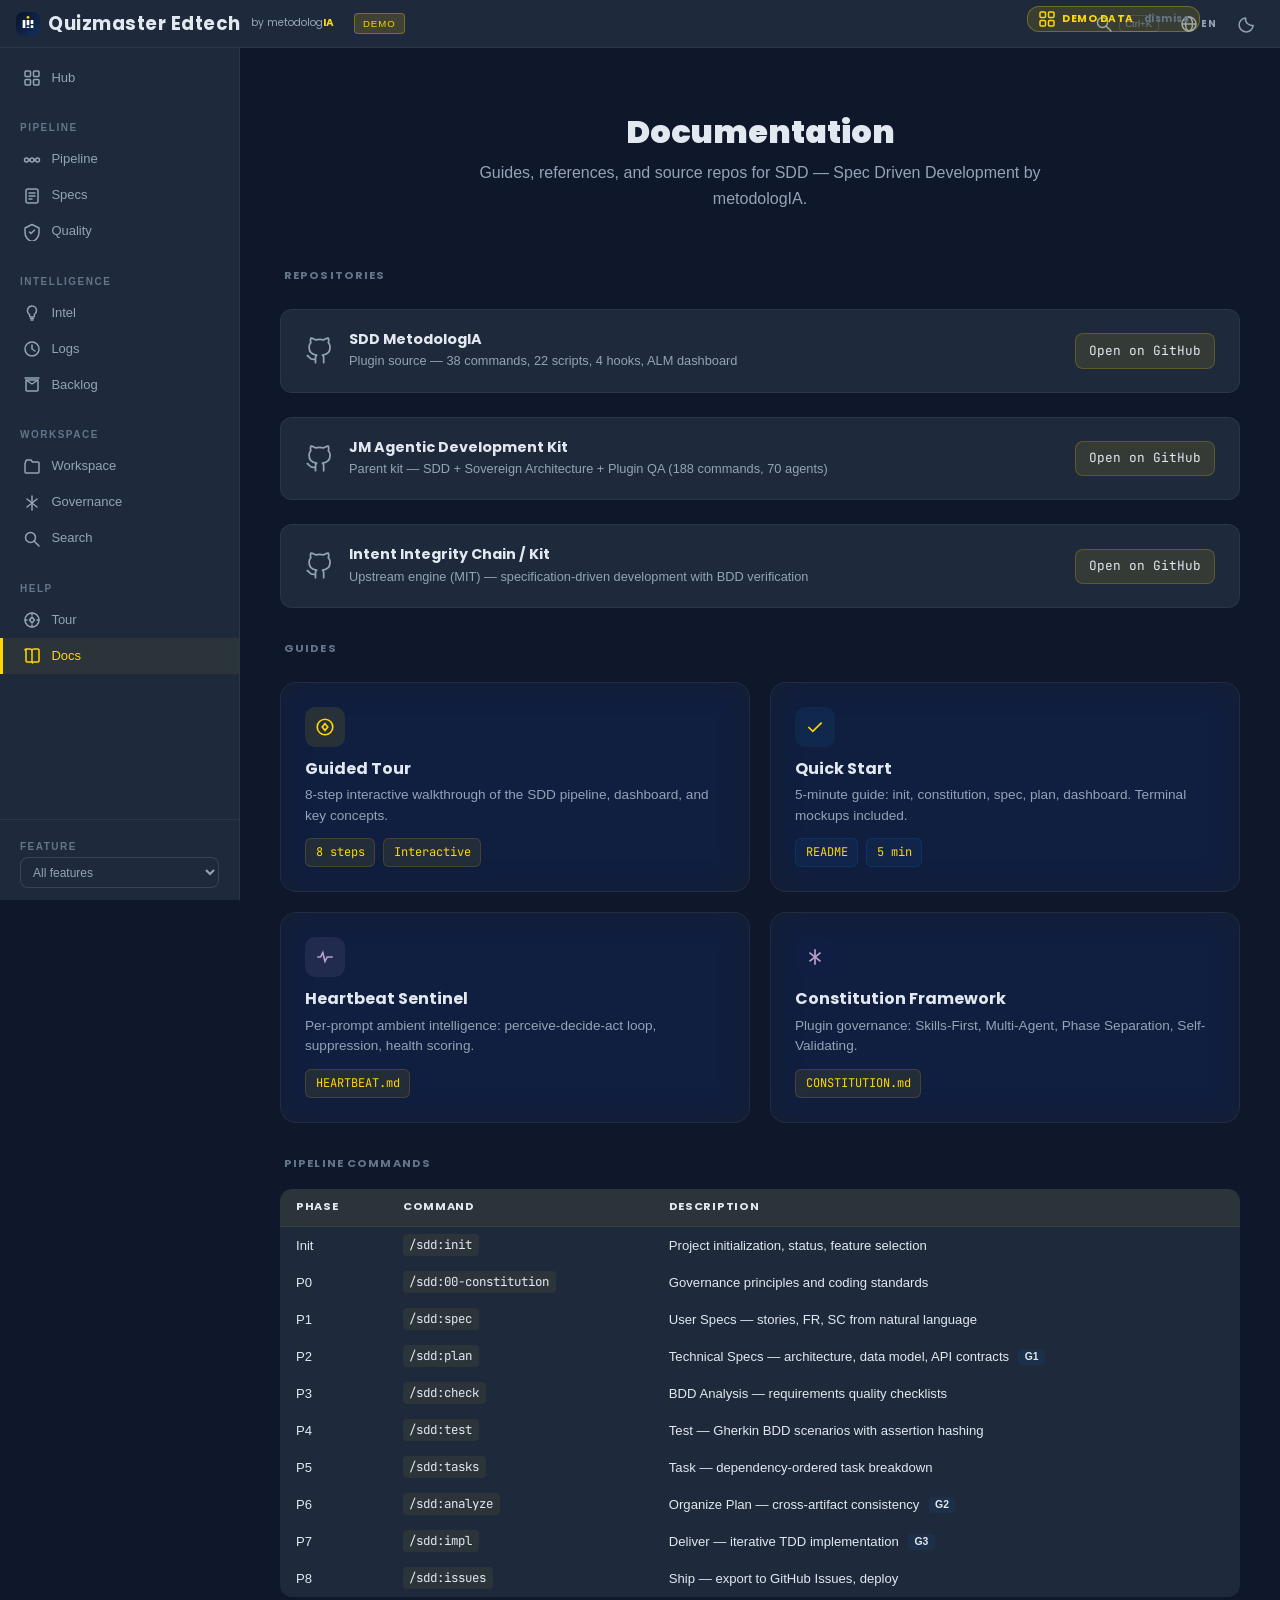
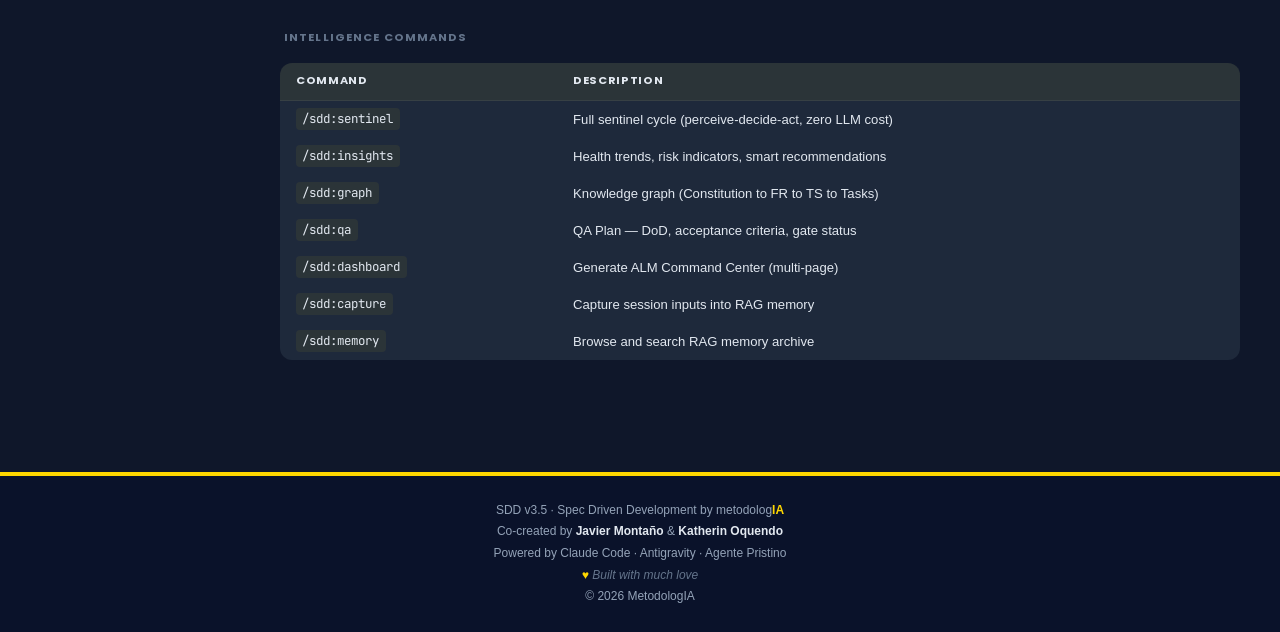
<file: scripts/command-center/docs.html>
<!DOCTYPE html>
<html lang="en">
<head>
  <meta charset="UTF-8">
  <meta name="viewport" content="width=device-width, initial-scale=1.0">
  <link rel="icon" type="image/svg+xml" href="data:image/svg+xml,%3Csvg xmlns='http://www.w3.org/2000/svg' viewBox='0 0 36 36'%3E%3Cdefs%3E%3ClinearGradient id='g' x1='0' y1='0' x2='1' y2='1'%3E%3Cstop offset='0%25' stop-color='%230A122A'/%3E%3Cstop offset='100%25' stop-color='%2313315C'/%3E%3C/linearGradient%3E%3C/defs%3E%3Crect width='36' height='36' rx='10' fill='url(%23g)'/%3E%3Crect x='10' y='12' width='4' height='12' rx='.5' fill='%23FFF'/%3E%3Crect x='16' y='12' width='4' height='8' rx='.5' fill='%23FFF'/%3E%3Crect x='16' y='22' width='4' height='2' rx='.5' fill='%23FFF'/%3E%3Crect x='22' y='12' width='4' height='6' rx='.5' fill='%23FFF'/%3E%3Crect x='22' y='20' width='4' height='4' rx='.5' fill='%23FFF'/%3E%3Ccircle cx='18' cy='8' r='2' fill='%23FFD700'/%3E%3C/svg%3E">
  <title>Docs — SDD by metodologIA</title>
  <link rel="icon" href="shared/favicon.svg" type="image/svg+xml">
  <link href="https://fonts.googleapis.com/css2?family=Poppins:wght@400;600;700;900&family=JetBrains+Mono&display=swap" rel="stylesheet">
  <link rel="stylesheet" href="shared/tokens.css">
  <script src="shared/data.js"></script>
  <script src="shared/filter.js" defer></script>
  <script src="shared/i18n.js" defer></script>
  <script src="shared/nav.js" defer></script>
  <script src="shared/footer.js" defer></script>
  <style>
    .docs-hero { text-align:center; padding:2rem 0 1.5rem; }
    .docs-hero h1 { font-family:var(--font-heading); font-size:2rem; font-weight:900; color:var(--text-primary); margin:0 0 .5rem; }
    .docs-hero p { color:var(--text-muted); max-width:600px; margin:0 auto; }

    .docs-grid { display:grid; grid-template-columns:repeat(auto-fit,minmax(320px,1fr)); gap:1.25rem; margin:1.5rem 0; }

    .doc-card { background:var(--bg-card); backdrop-filter:blur(16px) saturate(180%); border:1px solid var(--border-subtle); border-radius:16px; padding:1.5rem; transition:transform .2s, box-shadow .2s; cursor:pointer; text-decoration:none; display:block; }
    .doc-card:hover { transform:translateY(-4px) scale(1.01); box-shadow:0 8px 32px rgba(255,215,0,.12); }
    .doc-card-icon { width:40px; height:40px; border-radius:10px; display:flex; align-items:center; justify-content:center; margin-bottom:.75rem; }
    .doc-card-icon svg { width:20px; height:20px; stroke-width:1.5; }
    .doc-card-icon.gold { background:rgba(255,215,0,.1); color:var(--gold); }
    .doc-card-icon.blue { background:rgba(19,125,197,.1); color:var(--blue); }
    .doc-card-icon.purple { background:rgba(187,160,204,.1); color:#BBA0CC; }
    .doc-card-icon.navy { background:rgba(18,37,98,.15); color:#BBA0CC; }
    .doc-card h3 { font-family:var(--font-heading); font-size:1rem; font-weight:700; color:var(--text-primary); margin:0 0 .4rem; }
    .doc-card p { font-size:.85rem; color:var(--text-muted); margin:0 0 .75rem; line-height:1.5; }
    .doc-card-links { display:flex; flex-wrap:wrap; gap:.5rem; }
    .doc-link { font-size:.75rem; font-family:var(--font-mono); padding:.25rem .6rem; border-radius:6px; background:rgba(255,215,0,.08); color:var(--gold); border:1px solid rgba(255,215,0,.15); text-decoration:none; transition:background .15s; }
    .doc-link:hover { background:rgba(255,215,0,.18); }
    .doc-link.blue { background:rgba(19,125,197,.08); color:var(--blue); border-color:rgba(19,125,197,.15); }
    .doc-link.blue:hover { background:rgba(19,125,197,.18); }

    .section-label { font-family:var(--font-heading); font-size:.7rem; font-weight:700; letter-spacing:.1em; text-transform:uppercase; color:var(--text-dim); margin:2rem 0 .75rem; padding-left:.25rem; }

    .repo-banner { background:var(--bg-surface); border:1px solid var(--border-subtle); border-radius:12px; padding:1.25rem 1.5rem; display:flex; align-items:center; gap:1rem; margin:1.5rem 0; }
    .repo-banner svg { width:28px; height:28px; color:var(--text-muted); flex-shrink:0; }
    .repo-info { flex:1; }
    .repo-info h4 { font-family:var(--font-heading); font-size:.9rem; font-weight:700; color:var(--text-primary); margin:0 0 .2rem; }
    .repo-info p { font-size:.8rem; color:var(--text-muted); margin:0; }
    .repo-link { font-size:.8rem; font-family:var(--font-mono); padding:.4rem .8rem; border-radius:8px; background:rgba(255,215,0,.1); color:var(--gold); border:1px solid rgba(255,215,0,.2); text-decoration:none; white-space:nowrap; }
    .repo-link:hover { background:rgba(255,215,0,.2); }

    .cmd-ref-table { width:100%; border-collapse:separate; border-spacing:0; border-radius:12px; overflow:hidden; margin:1rem 0; background:var(--bg-surface); }
    .cmd-ref-table th { font-family:var(--font-heading); font-size:.7rem; font-weight:700; text-transform:uppercase; letter-spacing:.06em; color:var(--gold); padding:.6rem 1rem; text-align:left; background:rgba(255,215,0,.06); border-bottom:1px solid var(--border-subtle); }
    .cmd-ref-table td { font-size:.82rem; padding:.5rem 1rem; color:var(--text-secondary); border-bottom:1px solid var(--border-faint); }
    .cmd-ref-table tr:last-child td { border-bottom:none; }
    .cmd-ref-table tr:hover td { background:rgba(255,255,255,.02); }
    .cmd-ref-table code { font-family:var(--font-mono); font-size:.78rem; color:var(--gold); background:rgba(255,215,0,.06); padding:.15rem .4rem; border-radius:4px; }
    .cmd-ref-table .gate { font-size:.65rem; padding:.15rem .4rem; border-radius:4px; background:rgba(19,125,197,.1); color:var(--blue); font-weight:600; margin-left:.35rem; }

    @media(max-width:600px) { .repo-banner { flex-direction:column; text-align:center; } .docs-grid { grid-template-columns:1fr; } }
  </style>
</head>
<body>
<main role="main" aria-label="Page content">

<div class="docs-hero">
  <h1 data-i18n="docs.title">Documentation</h1>
  <p>Guides, references, and source repos for SDD — Spec Driven Development by metodologIA.</p>
</div>

<!-- Repo banners -->
<div class="section-label" data-i18n="docs.repos">Repositories</div>

<div class="repo-banner">
  <svg viewBox="0 0 24 24" fill="none" stroke="currentColor" stroke-width="1.5" stroke-linecap="round" stroke-linejoin="round"><path d="M9 19c-5 1.5-5-2.5-7-3m14 6v-3.87a3.37 3.37 0 0 0-.94-2.61c3.14-.35 6.44-1.54 6.44-7A5.44 5.44 0 0 0 20 4.77 5.07 5.07 0 0 0 19.91 1S18.73.65 16 2.48a13.38 13.38 0 0 0-7 0C6.27.65 5.09 1 5.09 1A5.07 5.07 0 0 0 5 4.77a5.44 5.44 0 0 0-1.5 3.78c0 5.42 3.3 6.61 6.44 7A3.37 3.37 0 0 0 9 18.13V22"/></svg>
  <div class="repo-info">
    <h4>SDD MetodologIA</h4>
    <p>Plugin source — 38 commands, 22 scripts, 4 hooks, ALM dashboard</p>
  </div>
  <a href="https://github.com/JaviMontano/sdd-metodologia" target="_blank" class="repo-link">Open on GitHub</a>
</div>

<div class="repo-banner">
  <svg viewBox="0 0 24 24" fill="none" stroke="currentColor" stroke-width="1.5" stroke-linecap="round" stroke-linejoin="round"><path d="M9 19c-5 1.5-5-2.5-7-3m14 6v-3.87a3.37 3.37 0 0 0-.94-2.61c3.14-.35 6.44-1.54 6.44-7A5.44 5.44 0 0 0 20 4.77 5.07 5.07 0 0 0 19.91 1S18.73.65 16 2.48a13.38 13.38 0 0 0-7 0C6.27.65 5.09 1 5.09 1A5.07 5.07 0 0 0 5 4.77a5.44 5.44 0 0 0-1.5 3.78c0 5.42 3.3 6.61 6.44 7A3.37 3.37 0 0 0 9 18.13V22"/></svg>
  <div class="repo-info">
    <h4>JM Agentic Development Kit</h4>
    <p>Parent kit — SDD + Sovereign Architecture + Plugin QA (188 commands, 70 agents)</p>
  </div>
  <a href="https://github.com/JaviMontano/jm-agentic-development-kit" target="_blank" class="repo-link">Open on GitHub</a>
</div>

<div class="repo-banner">
  <svg viewBox="0 0 24 24" fill="none" stroke="currentColor" stroke-width="1.5" stroke-linecap="round" stroke-linejoin="round"><path d="M9 19c-5 1.5-5-2.5-7-3m14 6v-3.87a3.37 3.37 0 0 0-.94-2.61c3.14-.35 6.44-1.54 6.44-7A5.44 5.44 0 0 0 20 4.77 5.07 5.07 0 0 0 19.91 1S18.73.65 16 2.48a13.38 13.38 0 0 0-7 0C6.27.65 5.09 1 5.09 1A5.07 5.07 0 0 0 5 4.77a5.44 5.44 0 0 0-1.5 3.78c0 5.42 3.3 6.61 6.44 7A3.37 3.37 0 0 0 9 18.13V22"/></svg>
  <div class="repo-info">
    <h4>Intent Integrity Chain / Kit</h4>
    <p>Upstream engine (MIT) — specification-driven development with BDD verification</p>
  </div>
  <a href="https://github.com/intent-integrity-chain/kit" target="_blank" class="repo-link">Open on GitHub</a>
</div>

<!-- Guides -->
<div class="section-label" data-i18n="docs.guides">Guides</div>

<div class="docs-grid">
  <a class="doc-card" href="tour.html">
    <div class="doc-card-icon gold"><svg viewBox="0 0 18 18" fill="none" stroke="currentColor"><circle cx="9" cy="9" r="7"/><path d="M9 6l2.5 3L9 12 6.5 9 9 6z"/></svg></div>
    <h3>Guided Tour</h3>
    <p>8-step interactive walkthrough of the SDD pipeline, dashboard, and key concepts.</p>
    <div class="doc-card-links"><span class="doc-link">8 steps</span><span class="doc-link">Interactive</span></div>
  </a>

  <a class="doc-card" href="https://github.com/JaviMontano/sdd-metodologia#quick-start" target="_blank">
    <div class="doc-card-icon blue"><svg viewBox="0 0 18 18" fill="none" stroke="currentColor"><path d="M3 9l4 4 8-8"/></svg></div>
    <h3>Quick Start</h3>
    <p>5-minute guide: init, constitution, spec, plan, dashboard. Terminal mockups included.</p>
    <div class="doc-card-links"><span class="doc-link blue">README</span><span class="doc-link blue">5 min</span></div>
  </a>

  <a class="doc-card" href="https://github.com/JaviMontano/sdd-metodologia/blob/main/HEARTBEAT.md" target="_blank">
    <div class="doc-card-icon purple"><svg viewBox="0 0 18 18" fill="none" stroke="currentColor"><path d="M2 9h3l2-4 2 8 2-4h5"/></svg></div>
    <h3>Heartbeat Sentinel</h3>
    <p>Per-prompt ambient intelligence: perceive-decide-act loop, suppression, health scoring.</p>
    <div class="doc-card-links"><span class="doc-link">HEARTBEAT.md</span></div>
  </a>

  <a class="doc-card" href="https://github.com/JaviMontano/sdd-metodologia/blob/main/CONSTITUTION.md" target="_blank">
    <div class="doc-card-icon navy"><svg viewBox="0 0 18 18" fill="none" stroke="currentColor"><line x1="9" y1="2" x2="9" y2="16"/><path d="M4 5l5 4-5 4"/><path d="M14 5l-5 4 5 4"/></svg></div>
    <h3>Constitution Framework</h3>
    <p>Plugin governance: Skills-First, Multi-Agent, Phase Separation, Self-Validating.</p>
    <div class="doc-card-links"><span class="doc-link">CONSTITUTION.md</span></div>
  </a>
</div>

<!-- Command Reference -->
<div class="section-label" data-i18n="docs.commands">Pipeline Commands</div>

<table class="cmd-ref-table">
  <thead><tr><th>Phase</th><th>Command</th><th>Description</th></tr></thead>
  <tbody>
    <tr><td>Init</td><td><code>/sdd:init</code></td><td>Project initialization, status, feature selection</td></tr>
    <tr><td>P0</td><td><code>/sdd:00-constitution</code></td><td>Governance principles and coding standards</td></tr>
    <tr><td>P1</td><td><code>/sdd:spec</code></td><td>User Specs — stories, FR, SC from natural language</td></tr>
    <tr><td>P2</td><td><code>/sdd:plan</code></td><td>Technical Specs — architecture, data model, API contracts <span class="gate">G1</span></td></tr>
    <tr><td>P3</td><td><code>/sdd:check</code></td><td>BDD Analysis — requirements quality checklists</td></tr>
    <tr><td>P4</td><td><code>/sdd:test</code></td><td>Test — Gherkin BDD scenarios with assertion hashing</td></tr>
    <tr><td>P5</td><td><code>/sdd:tasks</code></td><td>Task — dependency-ordered task breakdown</td></tr>
    <tr><td>P6</td><td><code>/sdd:analyze</code></td><td>Organize Plan — cross-artifact consistency <span class="gate">G2</span></td></tr>
    <tr><td>P7</td><td><code>/sdd:impl</code></td><td>Deliver — iterative TDD implementation <span class="gate">G3</span></td></tr>
    <tr><td>P8</td><td><code>/sdd:issues</code></td><td>Ship — export to GitHub Issues, deploy</td></tr>
  </tbody>
</table>

<div class="section-label">Intelligence Commands</div>

<table class="cmd-ref-table">
  <thead><tr><th>Command</th><th>Description</th></tr></thead>
  <tbody>
    <tr><td><code>/sdd:sentinel</code></td><td>Full sentinel cycle (perceive-decide-act, zero LLM cost)</td></tr>
    <tr><td><code>/sdd:insights</code></td><td>Health trends, risk indicators, smart recommendations</td></tr>
    <tr><td><code>/sdd:graph</code></td><td>Knowledge graph (Constitution to FR to TS to Tasks)</td></tr>
    <tr><td><code>/sdd:qa</code></td><td>QA Plan — DoD, acceptance criteria, gate status</td></tr>
    <tr><td><code>/sdd:dashboard</code></td><td>Generate ALM Command Center (multi-page)</td></tr>
    <tr><td><code>/sdd:capture</code></td><td>Capture session inputs into RAG memory</td></tr>
    <tr><td><code>/sdd:memory</code></td><td>Browse and search RAG memory archive</td></tr>
  </tbody>
</table>

</main>

<script>
'use strict';
/* Tour launch button */
document.querySelectorAll('a[href="tour.html"]').forEach(function(a) {
  a.addEventListener('click', function(e) {
    if (window.location.pathname.indexOf('tour.html') === -1) return; /* let nav handle */
  });
});
</script>

</body>
</html>
</file>
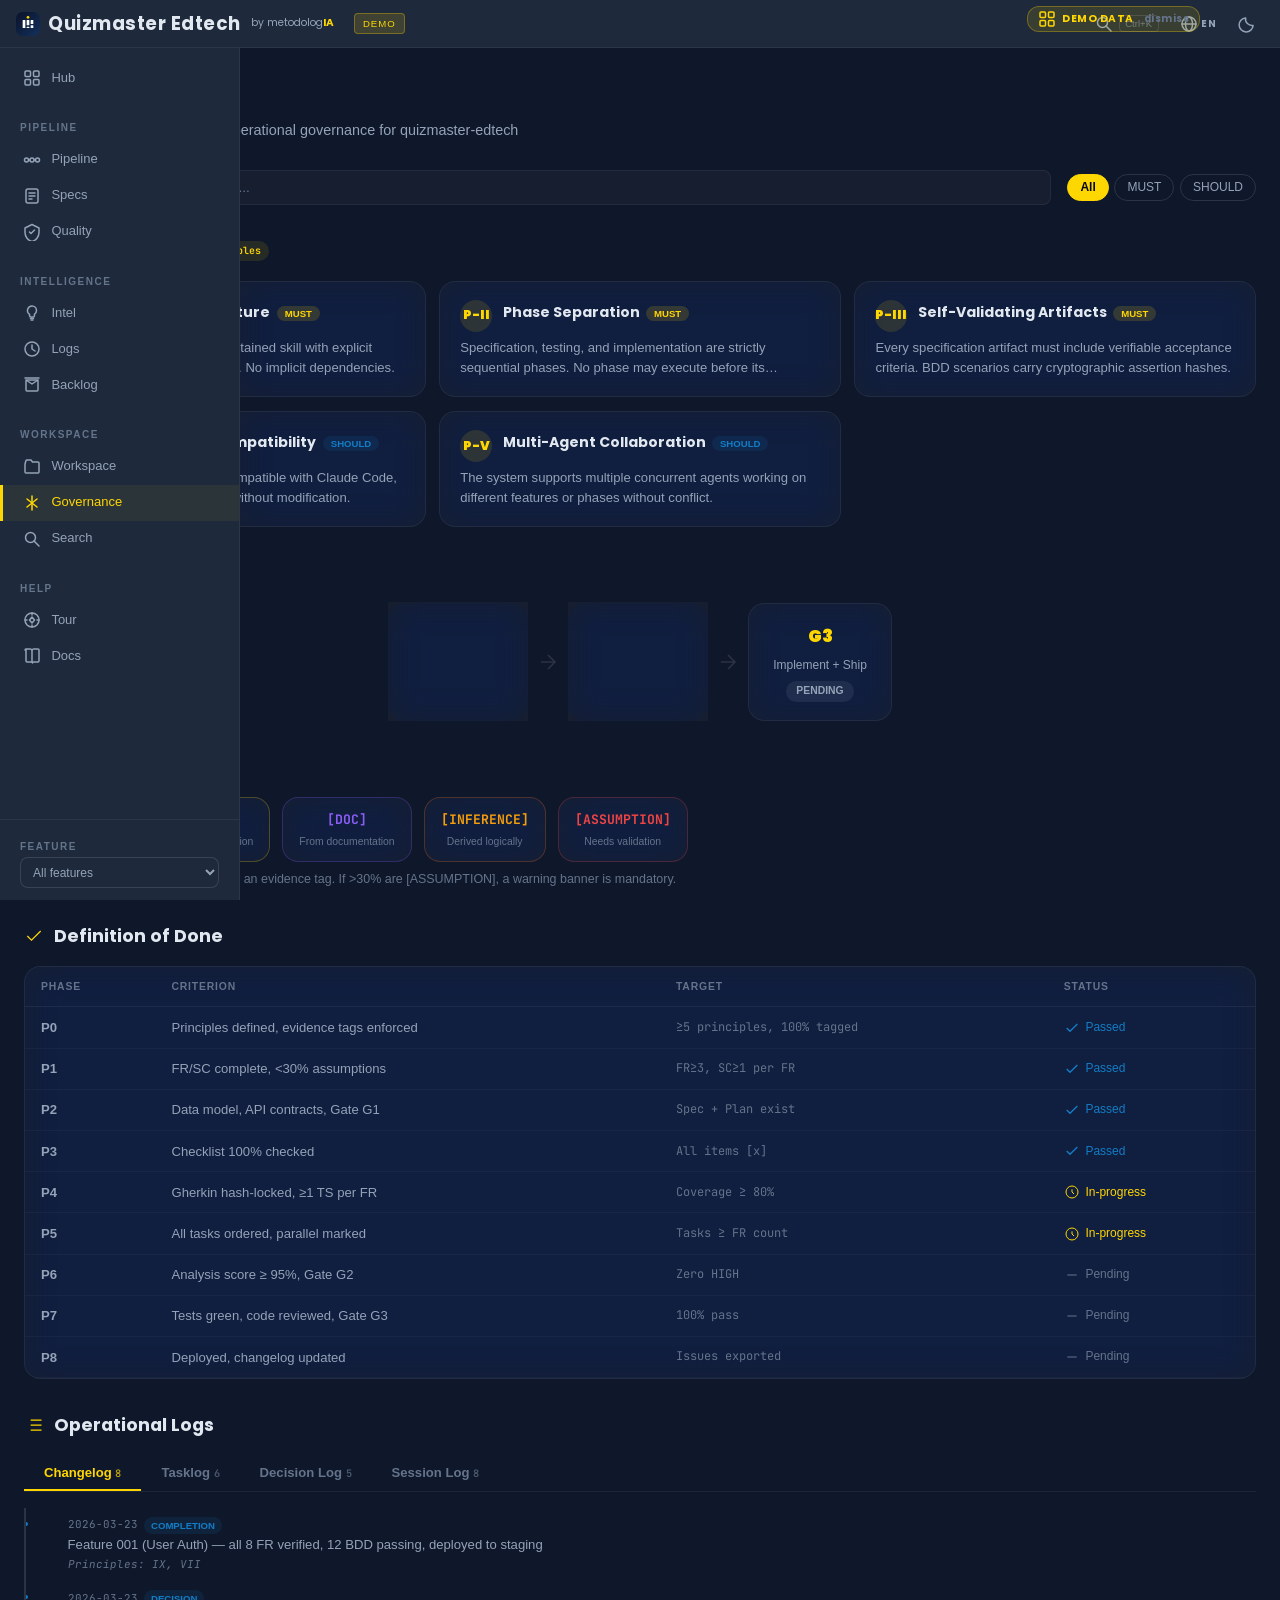
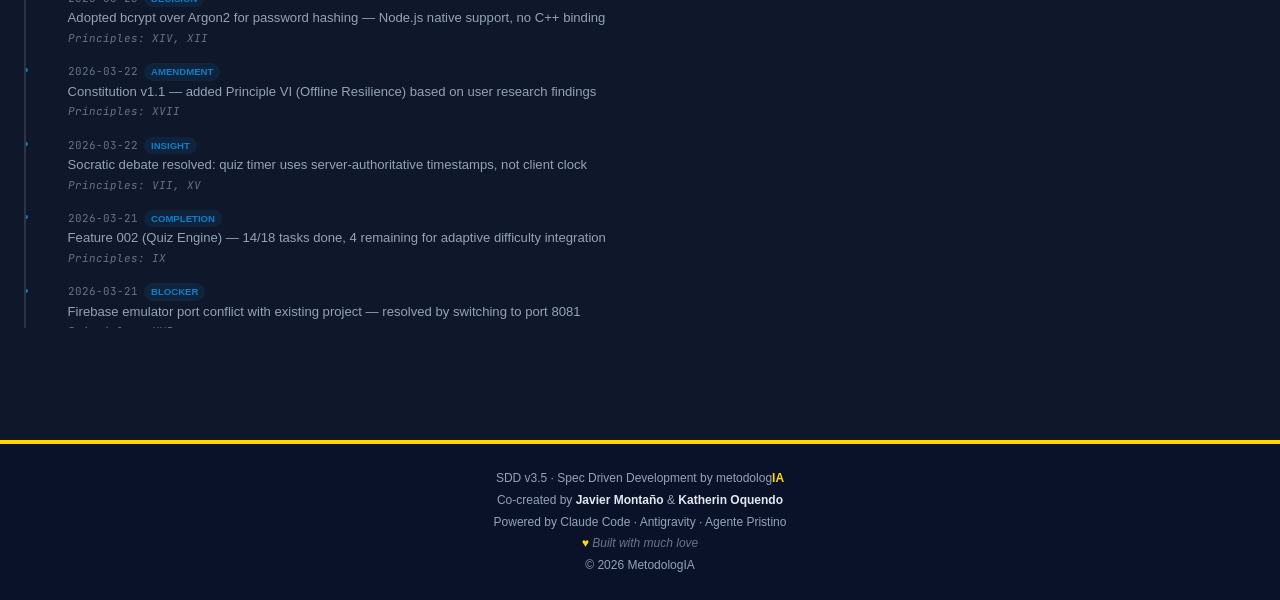
<file: scripts/command-center/governance.html>
<!DOCTYPE html>
<html lang="en">
<head>
  <meta charset="UTF-8">
  <meta name="viewport" content="width=device-width, initial-scale=1.0">
  <link rel="icon" type="image/svg+xml" href="data:image/svg+xml,%3Csvg xmlns='http://www.w3.org/2000/svg' viewBox='0 0 36 36'%3E%3Cdefs%3E%3ClinearGradient id='g' x1='0' y1='0' x2='1' y2='1'%3E%3Cstop offset='0%25' stop-color='%230A122A'/%3E%3Cstop offset='100%25' stop-color='%2313315C'/%3E%3C/linearGradient%3E%3C/defs%3E%3Crect width='36' height='36' rx='10' fill='url(%23g)'/%3E%3Crect x='10' y='12' width='4' height='12' rx='.5' fill='%23FFF'/%3E%3Crect x='16' y='12' width='4' height='8' rx='.5' fill='%23FFF'/%3E%3Crect x='16' y='22' width='4' height='2' rx='.5' fill='%23FFF'/%3E%3Crect x='22' y='12' width='4' height='6' rx='.5' fill='%23FFF'/%3E%3Crect x='22' y='20' width='4' height='4' rx='.5' fill='%23FFF'/%3E%3Ccircle cx='18' cy='8' r='2' fill='%23FFD700'/%3E%3C/svg%3E">
  <title>Governance &mdash; SDD ALM</title>
  <link rel="icon" href="shared/favicon.svg" type="image/svg+xml">
  <link href="https://fonts.googleapis.com/css2?family=Poppins:wght@400;600;700;900&family=JetBrains+Mono&display=swap" rel="stylesheet">
  <link rel="stylesheet" href="shared/tokens.css">
  <script src="shared/search.js" defer></script>
  <script src="shared/data.js"></script>
  <script src="shared/filter.js" defer></script>
  <script src="shared/i18n.js" defer></script>
  <script src="shared/nav.js" defer></script>
  <script src="shared/footer.js" defer></script>
  <style>
    .gov-main { max-width:1280px; margin:0 auto; padding:2rem 1.5rem 3rem; }
    .page-header { margin-bottom:1.75rem; }
    .page-title { font-family:var(--font-heading); font-size:1.75rem; font-weight:900; margin:0 0 0.25rem; }
    .page-title .gold { color:var(--brand-gold); }
    .page-subtitle { color:var(--text-muted); font-size:0.9rem; font-family:var(--font-body); margin:0; }

    /* ── Search & Filter ──────────────────────────────── */
    .gov-controls { display:flex; align-items:center; gap:1rem; margin-bottom:1.75rem; flex-wrap:wrap; }
    .search-wrap { position:relative; flex:1; min-width:200px; }
    .search-input {
      width:100%; box-sizing:border-box; padding:0.55rem 0.75rem 0.55rem 2.25rem;
      background:var(--bg-card); border:1px solid var(--border-subtle); border-radius:var(--radius-sm);
      color:var(--text-primary); font-family:var(--font-body); font-size:0.85rem; outline:none;
      transition:border-color var(--transition-fast);
    }
    .search-input:focus { border-color:var(--brand-gold); box-shadow:0 0 0 2px rgba(255,215,0,0.1); }
    .search-input::placeholder { color:var(--text-dim); }
    .search-icon { position:absolute; left:0.65rem; top:50%; transform:translateY(-50%); color:var(--text-dim); pointer-events:none; }
    .search-icon svg { width:16px; height:16px; }
    .filter-chips { display:flex; gap:0.35rem; }
    .filter-chip {
      font-family:var(--font-body); font-size:0.75rem; font-weight:500;
      padding:0.35rem 0.75rem; border-radius:var(--radius-full); cursor:pointer;
      border:1px solid var(--border-medium); background:transparent; color:var(--text-muted);
      transition:all var(--transition-fast);
    }
    .filter-chip:hover { border-color:var(--brand-gold); color:var(--text-primary); }
    .filter-chip.active { background:var(--brand-gold); color:var(--text-inverse); border-color:var(--brand-gold); font-weight:600; }

    /* ── Section Titles ───────────────────────────────── */
    .section-header {
      display:flex; align-items:center; gap:0.6rem; margin-bottom:1rem; margin-top:2rem;
    }
    .section-header:first-child { margin-top:0; }
    .section-header svg { width:20px; height:20px; color:var(--brand-gold); flex-shrink:0; }
    .section-title { font-family:var(--font-heading); font-size:1.1rem; font-weight:700; color:var(--text-primary); }
    .section-badge {
      font-family:var(--font-mono); font-size:0.62rem; font-weight:600;
      padding:2px 8px; border-radius:var(--radius-full);
      background:rgba(255,215,0,0.1); color:var(--brand-gold);
    }

    /* ── Constitution Cards ────────────────────────────── */
    .principles-grid { display:grid; grid-template-columns:repeat(auto-fill, minmax(340px, 1fr)); gap:0.85rem; margin-bottom:2rem; }
    .principle-card {
      background:var(--bg-card); backdrop-filter:var(--glass); -webkit-backdrop-filter:var(--glass);
      border:1px solid var(--border-subtle); border-radius:var(--radius-card);
      padding:1.1rem 1.25rem; cursor:pointer;
      transition:transform var(--transition-fast), box-shadow var(--transition-fast);
    }
    .principle-card:hover { transform:translateY(-2px); box-shadow:var(--shadow-glow-gold); }
    .principle-card.expanded .pc-expand { display:block; }

    .pc-header { display:flex; align-items:flex-start; gap:0.65rem; margin-bottom:0.4rem; }
    .pc-num {
      width:32px; height:32px; border-radius:50%; flex-shrink:0;
      display:flex; align-items:center; justify-content:center;
      font-family:var(--font-heading); font-weight:900; font-size:0.8rem;
      background:rgba(255,215,0,0.12); color:var(--brand-gold);
    }
    .pc-title-wrap { flex:1; min-width:0; }
    .pc-name { font-family:var(--font-heading); font-weight:700; font-size:0.88rem; color:var(--text-primary); }
    .pc-level {
      font-family:var(--font-body); font-size:0.6rem; font-weight:700;
      padding:2px 8px; border-radius:var(--radius-full); text-transform:uppercase; margin-left:0.4rem;
    }
    .lv-must { background:rgba(255,215,0,0.15); color:var(--brand-gold); }
    .lv-should { background:rgba(19,125,197,0.12); color:var(--brand-blue); }

    .pc-text {
      font-family:var(--font-body); font-size:0.82rem; color:var(--text-muted);
      line-height:1.55; display:-webkit-box; -webkit-line-clamp:2;
      -webkit-box-orient:vertical; overflow:hidden;
    }
    .principle-card.expanded .pc-text { -webkit-line-clamp:unset; overflow:visible; }
    .pc-expand { display:none; margin-top:0.5rem; }
    .pc-rationale {
      font-family:var(--font-body); font-size:0.78rem; color:var(--text-dim);
      font-style:italic; line-height:1.5; padding-top:0.4rem;
      border-top:1px solid var(--border-subtle);
    }

    /* ── Quality Gates Flow ────────────────────────────── */
    .gates-flow { display:flex; align-items:center; justify-content:center; gap:0; flex-wrap:wrap; margin-bottom:2rem; }
    .gate-card {
      display:flex; flex-direction:column; align-items:center; gap:0.35rem;
      padding:1.15rem 1.5rem; min-width:140px;
      background:var(--bg-card); backdrop-filter:var(--glass); -webkit-backdrop-filter:var(--glass);
      border:1px solid var(--border-subtle); border-radius:var(--radius-card);
      transition:transform var(--transition-fast), box-shadow var(--transition-fast);
    }
    .gate-card:hover { transform:translateY(-2px); box-shadow:var(--shadow-glow-gold); }
    .gate-name { font-family:var(--font-heading); font-weight:900; font-size:1.1rem; color:var(--brand-gold); }
    .gate-label { font-family:var(--font-body); font-size:0.75rem; color:var(--text-muted); text-align:center; }
    .gate-status {
      font-family:var(--font-body); font-size:0.65rem; font-weight:700;
      padding:2px 10px; border-radius:var(--radius-full); text-transform:uppercase;
    }
    .gs-passed { background:rgba(19,125,197,0.15); color:var(--brand-blue); }
    .gs-pending { background:rgba(148,163,184,0.12); color:var(--text-muted); }
    .gs-blocked { background:rgba(239,68,68,0.12); color:var(--brand-red); }
    .gate-time { font-family:var(--font-mono); font-size:0.62rem; color:var(--text-dim); margin-top:0.15rem; }
    .gate-connector { width:40px; display:flex; align-items:center; justify-content:center; flex-shrink:0; }
    .gate-connector svg { width:24px; height:24px; color:var(--border-medium); }

    /* ── Evidence Tags ─────────────────────────────────── */
    .evidence-row { display:flex; flex-wrap:wrap; gap:0.75rem; margin-bottom:0.5rem; }
    .ev-pill {
      display:flex; flex-direction:column; align-items:center; gap:0.3rem;
      padding:0.65rem 1rem; border-radius:var(--radius-card);
      font-family:var(--font-mono); font-size:0.78rem; font-weight:700;
      border:1px solid var(--border-subtle); background:var(--bg-card);
      backdrop-filter:var(--glass); -webkit-backdrop-filter:var(--glass);
      min-width:100px; text-align:center;
    }
    .ev-pill .ev-tag { font-size:0.82rem; }
    .ev-pill .ev-desc { font-family:var(--font-body); font-size:0.65rem; font-weight:400; color:var(--text-dim); }
    .ev-code { border-color:rgba(19,125,197,0.25); color:var(--brand-blue); }
    .ev-config { border-color:rgba(255,215,0,0.25); color:var(--brand-gold); }
    .ev-doc { border-color:rgba(139,92,246,0.25); color:var(--brand-purple); }
    .ev-inference { border-color:rgba(249,115,22,0.25); color:#F59E0B; }
    .ev-assumption { border-color:rgba(239,68,68,0.25); color:var(--brand-red); }
    .evidence-note { font-family:var(--font-body); font-size:0.78rem; color:var(--text-dim); margin-top:0.5rem; margin-bottom:2rem; }

    /* ── DoD Tracker ──────────────────────────────────── */
    .dod-wrap {
      background:var(--bg-card); backdrop-filter:var(--glass); -webkit-backdrop-filter:var(--glass);
      border:1px solid var(--border-subtle); border-radius:var(--radius-card); overflow:hidden;
      margin-bottom:2rem;
    }
    .dod-table { width:100%; border-collapse:collapse; }
    .dod-table thead th {
      font-family:var(--font-body); font-size:0.65rem; font-weight:700;
      text-transform:uppercase; letter-spacing:0.08em; color:var(--text-dim);
      padding:0.7rem 1rem; text-align:left; border-bottom:1px solid var(--border-subtle);
    }
    .dod-table tbody tr { border-bottom:1px solid rgba(255,255,255,0.03); transition:background var(--transition-fast); }
    .dod-table tbody tr:hover { background:rgba(255,215,0,0.03); }
    .dod-table tbody td { padding:0.6rem 1rem; font-family:var(--font-body); font-size:0.82rem; color:var(--text-muted); vertical-align:middle; }
    .dod-phase-name { font-family:var(--font-heading); font-weight:600; color:var(--brand-gold); font-size:0.82rem; }
    .dod-status { display:flex; align-items:center; gap:0.35rem; }
    .dod-status svg { width:16px; height:16px; }
    .dod-status-passed { color:var(--brand-blue); }
    .dod-status-progress { color:var(--brand-gold); }
    .dod-status-pending { color:var(--text-dim); }

    /* ── Operational Logs Tabs ─────────────────────────── */
    .ops-tabs { display:flex; gap:0; border-bottom:1px solid var(--border-subtle); margin-bottom:1rem; }
    .ops-tab {
      font-family:var(--font-body); font-size:0.82rem; font-weight:600;
      padding:0.6rem 1.25rem; border:none; cursor:pointer;
      background:transparent; color:var(--text-dim);
      border-bottom:2px solid transparent;
      transition:color var(--transition-fast), border-color var(--transition-fast);
    }
    .ops-tab.active { color:var(--brand-gold); border-bottom-color:var(--brand-gold); }
    .ops-tab:hover:not(.active) { color:var(--text-muted); }
    .ops-pane { display:none; }
    .ops-pane.active { display:block; }

    /* Ops entries */
    .ops-timeline { padding-left:1.5rem; border-left:2px solid var(--border-medium); max-height:420px; overflow-y:auto; }
    .ops-entry { position:relative; padding:0.5rem 0 0.5rem 1.1rem; }
    .ops-entry::before {
      content:''; position:absolute; left:-1.5rem; top:0.7rem; transform:translateX(-50%);
      width:8px; height:8px; border-radius:50%; border:2px solid var(--bg-body);
    }
    .ops-entry.t-changelog::before { background:var(--brand-blue); }
    .ops-entry.t-tasklog::before { background:var(--brand-gold); }
    .ops-entry.t-decision::before { background:var(--brand-purple); }
    .ops-entry.t-session::before { background:var(--text-dim); }
    .ops-date { font-family:var(--font-mono); font-size:0.68rem; color:var(--text-dim); }
    .ops-row { display:flex; align-items:center; gap:0.4rem; flex-wrap:wrap; }
    .ops-badge {
      font-size:0.6rem; font-weight:700; padding:1px 7px; border-radius:10px;
      text-transform:uppercase; font-family:var(--font-body);
    }
    .ob-changelog { background:rgba(19,125,197,0.12); color:var(--brand-blue); }
    .ob-tasklog { background:rgba(255,215,0,0.12); color:var(--brand-gold); }
    .ob-decision { background:rgba(139,92,246,0.12); color:var(--brand-purple); }
    .ob-session { background:rgba(148,163,184,0.12); color:var(--text-muted); }
    .ops-desc { font-family:var(--font-body); font-size:0.82rem; color:var(--text-muted); }
    .ops-principles { font-family:var(--font-mono); font-size:0.68rem; color:var(--text-dim); font-style:italic; margin-top:0.1rem; }

    /* ADR compact */
    .adr-status-pill {
      font-size:0.58rem; font-weight:700; padding:1px 6px; border-radius:6px;
      display:inline-block; margin-left:0.3rem;
    }
    .adr-accepted { background:rgba(19,125,197,0.15); color:var(--brand-blue); }
    .adr-proposed { background:rgba(255,215,0,0.12); color:var(--brand-gold); }
    .adr-superseded { background:rgba(148,163,184,0.12); color:var(--text-muted); }

    /* Task status pills */
    .tl-status {
      font-size:0.58rem; font-weight:700; padding:1px 6px; border-radius:6px;
      text-transform:uppercase; margin-left:0.3rem;
    }
    .tl-done { background:rgba(19,125,197,0.15); color:var(--brand-blue); }
    .tl-wip { background:rgba(255,215,0,0.15); color:var(--brand-gold); }
    .tl-blocked { background:rgba(239,68,68,0.15); color:var(--brand-red); }
    .tl-open { background:rgba(148,163,184,0.12); color:var(--text-muted); }

    /* ── Empty / No Data ──────────────────────────────── */
    .empty-state {
      text-align:center; padding:3rem 2rem; font-family:var(--font-body); color:var(--text-dim);
    }
    .empty-state svg { width:48px; height:48px; margin-bottom:0.75rem; opacity:0.4; }
    .empty-state .empty-msg { font-size:0.9rem; }
    .empty-state code {
      font-family:var(--font-mono); font-size:0.82rem;
      background:rgba(255,215,0,0.08); color:var(--brand-gold);
      padding:2px 8px; border-radius:4px;
    }

    @media(max-width:768px) {
      .principles-grid { grid-template-columns:1fr; }
      .gates-flow { flex-direction:column; }
      .gate-connector { transform:rotate(90deg); }
      .gov-controls { flex-direction:column; align-items:stretch; }
    }
  </style>
</head>
<body>

<main class="gov-main" id="gov-root">
  <!-- Populated by script -->
</main>

<script>
(function () {
  'use strict';

  function D() { return window.DASHBOARD_DATA || null; }
  function get(obj, path, def) {
    if (!obj) return def;
    try { return path.split('.').reduce(function(o,k){ return o[k]; }, obj) ?? def; }
    catch(_) { return def; }
  }
  function esc(s) { var t = document.createElement('span'); t.textContent = s || ''; return t.innerHTML; }

  var root = document.getElementById('gov-root');

  /* ── Icons ──────────────────────────────────────────── */
  var ICO = {
    shield: '<svg viewBox="0 0 24 24" fill="none" stroke="currentColor" stroke-width="1.5"><path d="M12 22s8-4 8-10V5l-8-3-8 3v7c0 6 8 10 8 10z"/></svg>',
    gate: '<svg viewBox="0 0 24 24" fill="none" stroke="currentColor" stroke-width="1.5"><path d="M3 3h18v18H3zM3 9h18M9 3v18"/></svg>',
    tag: '<svg viewBox="0 0 24 24" fill="none" stroke="currentColor" stroke-width="1.5"><path d="M20.59 13.41l-7.17 7.17a2 2 0 01-2.83 0L2 12V2h10l8.59 8.59a2 2 0 010 2.82z"/><circle cx="7" cy="7" r="1"/></svg>',
    check: '<svg viewBox="0 0 24 24" fill="none" stroke="currentColor" stroke-width="1.5"><path d="M20 6L9 17l-5-5"/></svg>',
    list: '<svg viewBox="0 0 24 24" fill="none" stroke="currentColor" stroke-width="1.5"><path d="M8 6h13M8 12h13M8 18h13M3 6h.01M3 12h.01M3 18h.01"/></svg>',
    arrow: '<svg viewBox="0 0 24 24" fill="none" stroke="currentColor" stroke-width="1.5"><path d="M5 12h14M12 5l7 7-7 7"/></svg>',
    search: '<svg viewBox="0 0 24 24" fill="none" stroke="currentColor" stroke-width="1.5"><circle cx="11" cy="11" r="8"/><path d="M21 21l-4.35-4.35"/></svg>',
    clock: '<svg viewBox="0 0 24 24" fill="none" stroke="currentColor" stroke-width="1.5"><path d="M12 8v4l3 3"/><circle cx="12" cy="12" r="9"/></svg>',
    dash: '<svg viewBox="0 0 24 24" fill="none" stroke="currentColor" stroke-width="1.5"><path d="M5 12h14"/></svg>',
    empty: '<svg viewBox="0 0 24 24" fill="none" stroke="currentColor" stroke-width="1.5"><path d="M12 22s8-4 8-10V5l-8-3-8 3v7c0 6 8 10 8 10z"/></svg>'
  };

  if (!D()) {
    root.innerHTML = '<div class="empty-state">'+ICO.empty+'<div class="empty-msg">No data loaded -- run <code>/sdd:dashboard</code> to generate the data.js file, then refresh.</div></div>';
    return;
  }

  var data = D();
  var projectName = get(data, 'project.name', 'SDD Project');

  /* ════════════════════════════════════════════════════
     1. CONSTITUTION
     ════════════════════════════════════════════════════ */
  var principles = get(data, 'constitution.principles', []);
  var constitutionVersion = get(data, 'constitution.version', '');

  var constitutionHTML = '';
  if (principles.length) {
    constitutionHTML += '<div class="section-header">'+ICO.shield+'<span class="section-title">'+(window.SDD && SDD.i18n ? SDD.i18n.t('governance.constitution') : 'Constitution')+(constitutionVersion ? ' v'+esc(constitutionVersion) : '')+'</span><span class="section-badge">'+principles.length+' principle'+(principles.length!==1?'s':'')+'</span></div>';
    constitutionHTML += '<div class="principles-grid" id="principles-grid">';
    principles.forEach(function(p) {
      var num = p.number || p.id || '?';
      var name = p.name || p.title || 'Principle';
      var level = (p.level || 'MUST').toUpperCase();
      var lvCls = level === 'MUST' ? 'lv-must' : 'lv-should';
      var text = p.text || p.description || '';
      var rationale = p.rationale || '';
      constitutionHTML += '<div class="principle-card" data-level="'+level+'">';
      constitutionHTML += '<div class="pc-header"><span class="pc-num">'+esc(String(num))+'</span><div class="pc-title-wrap"><span class="pc-name">'+esc(name)+'</span><span class="pc-level '+lvCls+'">'+level+'</span></div></div>';
      if (text) constitutionHTML += '<div class="pc-text">'+esc(text)+'</div>';
      if (rationale) constitutionHTML += '<div class="pc-expand"><div class="pc-rationale">'+esc(rationale)+'</div></div>';
      constitutionHTML += '</div>';
    });
    constitutionHTML += '</div>';
  } else {
    constitutionHTML = '<div class="section-header">'+ICO.shield+'<span class="section-title">'+(window.SDD && SDD.i18n ? SDD.i18n.t('governance.constitution') : 'Constitution')+'</span></div><div class="empty-state" style="padding:2rem">'+ICO.empty+'<div class="empty-msg" style="margin-top:0.5rem">No constitution defined yet -- run <code>/sdd:00-constitution</code> to create governance principles</div></div>';
  }

  /* ════════════════════════════════════════════════════
     2. QUALITY GATES
     ════════════════════════════════════════════════════ */
  var features = get(data, 'features', []);
  var qaplan = get(data, 'qaplan', {});
  var qagates = get(data, 'qaplan.gates', null);

  function gateStatus(gName) {
    if (qagates && qagates[gName]) {
      var g = qagates[gName];
      if (g.status) return g.status.toLowerCase();
      if (g.passed || g.passedAt) return 'passed';
      if (g.blocked || g.blocker) return 'blocked';
    }
    return 'pending';
  }
  function gateTime(gName) {
    if (qagates && qagates[gName] && qagates[gName].passedAt) return qagates[gName].passedAt;
    return null;
  }
  function gateBlocker(gName) {
    if (qagates && qagates[gName] && qagates[gName].blocker) return qagates[gName].blocker;
    return null;
  }

  var gates = [
    { key:'G1', label:'Spec + Plan' },
    { key:'G2', label:'Test + Analyze' },
    { key:'G3', label:'Implement + Ship' }
  ];

  var gatesHTML = '<div class="section-header">'+ICO.gate+'<span class="section-title">'+(window.SDD && SDD.i18n ? SDD.i18n.t('governance.gates') : 'Quality Gates')+'</span></div>';
  gatesHTML += '<div class="gates-flow">';
  gates.forEach(function(g, idx) {
    var st = gateStatus(g.key);
    var stCls = st==='passed'?'gs-passed':st==='blocked'?'gs-blocked':'gs-pending';
    var stText = st.charAt(0).toUpperCase()+st.slice(1);
    var time = gateTime(g.key);
    var blocker = gateBlocker(g.key);
    gatesHTML += '<div class="gate-card"><div class="gate-name">'+g.key+'</div><div class="gate-label">'+g.label+'</div><span class="gate-status '+stCls+'">'+stText+'</span>';
    if (time) gatesHTML += '<div class="gate-time">'+esc(time)+'</div>';
    if (blocker) gatesHTML += '<div class="gate-time" style="color:var(--brand-red)">'+esc(blocker)+'</div>';
    gatesHTML += '</div>';
    if (idx < gates.length - 1) gatesHTML += '<div class="gate-connector">'+ICO.arrow+'</div>';
  });
  gatesHTML += '</div>';

  /* ════════════════════════════════════════════════════
     3. EVIDENCE TAGS
     ════════════════════════════════════════════════════ */
  var evidenceHTML = '<div class="section-header">'+ICO.tag+'<span class="section-title">'+(window.SDD && SDD.i18n ? SDD.i18n.t('governance.evidence') : 'Evidence Tags')+'</span></div>';
  evidenceHTML += '<div class="evidence-row">';
  evidenceHTML += '<div class="ev-pill ev-code"><span class="ev-tag">[CODE]</span><span class="ev-desc">Verified in source</span></div>';
  evidenceHTML += '<div class="ev-pill ev-config"><span class="ev-tag">[CONFIG]</span><span class="ev-desc">From configuration</span></div>';
  evidenceHTML += '<div class="ev-pill ev-doc"><span class="ev-tag">[DOC]</span><span class="ev-desc">From documentation</span></div>';
  evidenceHTML += '<div class="ev-pill ev-inference"><span class="ev-tag">[INFERENCE]</span><span class="ev-desc">Derived logically</span></div>';
  evidenceHTML += '<div class="ev-pill ev-assumption"><span class="ev-tag">[ASSUMPTION]</span><span class="ev-desc">Needs validation</span></div>';
  evidenceHTML += '</div>';
  evidenceHTML += '<p class="evidence-note">Every claim in SDD artifacts must carry an evidence tag. If &gt;30% are [ASSUMPTION], a warning banner is mandatory.</p>';

  /* ════════════════════════════════════════════════════
     4. DoD TRACKER
     ════════════════════════════════════════════════════ */
  var dodPhases = get(data, 'qaplan.dod', null) || [
    { phase:'Phase 0 -- Constitution', criterion:'Principles defined, numbered, with MUST/SHOULD levels and rationale.', target:'100%' },
    { phase:'Phase 1 -- Specify', criterion:'User stories in Given/When/Then, FR numbered, acceptance criteria complete.', target:'100%' },
    { phase:'Phase 2 -- Plan', criterion:'Architecture diagram, data model, API contracts. Gate G1 passed.', target:'G1' },
    { phase:'Phase 3 -- Checklist', criterion:'Requirements quality checklist completed. All items addressed.', target:'100%' },
    { phase:'Phase 4 -- Testify', criterion:'Gherkin scenarios with assertion hashes. Coverage >= 80%.', target:'>=80%' },
    { phase:'Phase 5 -- Tasks', criterion:'Dependency-ordered task breakdown. Estimated effort assigned.', target:'100%' },
    { phase:'Phase 6 -- Analyze', criterion:'Cross-artifact consistency verified. Gate G2 passed. Zero orphans.', target:'G2' },
    { phase:'Phase 7 -- Implement', criterion:'All tests passing. Code review done. Gate G3 passed.', target:'G3' },
    { phase:'Phase 8 -- Ship', criterion:'GitHub Issues exported. Deployment verified. Loop closed.', target:'100%' }
  ];

  var dodHTML = '<div class="section-header">'+ICO.check+'<span class="section-title">'+(window.SDD && SDD.i18n ? SDD.i18n.t('governance.dod') : 'Definition of Done')+'</span></div>';
  dodHTML += '<div class="dod-wrap"><table class="dod-table"><thead><tr><th>PHASE</th><th>CRITERION</th><th>TARGET</th><th>STATUS</th></tr></thead><tbody>';
  dodPhases.forEach(function(ph) {
    var phaseName = ph.phase || ph.name || '';
    var criterion = ph.criterion || ph.criteria || '';
    var target = ph.target || '--';
    var status = (ph.status || 'pending').toLowerCase();
    var statusIcon, statusCls;
    if (status === 'passed' || status === 'done' || status === 'complete') {
      statusIcon = '<svg viewBox="0 0 24 24" fill="none" stroke="currentColor" stroke-width="2"><path d="M20 6L9 17l-5-5"/></svg>';
      statusCls = 'dod-status-passed';
    } else if (status === 'in-progress' || status === 'wip' || status === 'active') {
      statusIcon = '<svg viewBox="0 0 24 24" fill="none" stroke="currentColor" stroke-width="1.5"><path d="M12 8v4l3 3"/><circle cx="12" cy="12" r="9"/></svg>';
      statusCls = 'dod-status-progress';
    } else {
      statusIcon = '<svg viewBox="0 0 24 24" fill="none" stroke="currentColor" stroke-width="1.5"><path d="M5 12h14"/></svg>';
      statusCls = 'dod-status-pending';
    }
    dodHTML += '<tr><td class="dod-phase-name">'+esc(phaseName)+'</td><td>'+esc(criterion)+'</td><td style="font-family:var(--font-mono);font-size:0.75rem;color:var(--text-dim)">'+esc(target)+'</td><td><div class="dod-status '+statusCls+'">'+statusIcon+'<span style="font-size:0.75rem">'+esc(status.charAt(0).toUpperCase()+status.slice(1))+'</span></div></td></tr>';
  });
  dodHTML += '</tbody></table></div>';

  /* ════════════════════════════════════════════════════
     5. OPERATIONAL LOGS (4 sub-tabs)
     ════════════════════════════════════════════════════ */
  var changelog = get(data, 'changelog', []);
  var tasklog = get(data, 'tasklog', []);
  var decisionLog = get(data, 'decisionLog', []);
  var sessionLog = get(data, 'sessionLog', []);

  function taskStatusPill(s) {
    if (!s) return '';
    var lc = s.toLowerCase().replace(/[\s-]/g,'');
    var c = 'tl-open';
    if (lc==='done'||lc==='closed'||lc==='completed') c='tl-done';
    else if (lc==='wip'||lc==='inprogress') c='tl-wip';
    else if (lc==='blocked') c='tl-blocked';
    return '<span class="tl-status '+c+'">'+esc(s)+'</span>';
  }

  function adrStatusPill(s) {
    if (!s) return '';
    var lc = s.toLowerCase();
    var c = 'adr-proposed';
    if (lc.indexOf('accept')!==-1 || lc==='approved') c='adr-accepted';
    else if (lc==='superseded'||lc==='deprecated') c='adr-superseded';
    return '<span class="adr-status-pill '+c+'">'+esc(s)+'</span>';
  }

  function renderChangelogEntries(arr) {
    if (!arr.length) return '<div class="empty-state" style="padding:1.5rem"><div class="empty-msg">No changelog entries</div></div>';
    var h = '<div class="ops-timeline">';
    arr.forEach(function(e) {
      var typeBadge = e.type ? '<span class="ops-badge ob-changelog">'+esc(e.type)+'</span>' : '';
      var princ = (e.principles && e.principles.length) ? '<div class="ops-principles">Principles: '+esc(Array.isArray(e.principles)?e.principles.join(', '):e.principles)+'</div>' : '';
      h += '<div class="ops-entry t-changelog"><div class="ops-row"><span class="ops-date">'+(e.date||e.timestamp||'--')+'</span>'+typeBadge+'</div><div class="ops-desc">'+esc(e.description||e.message||e.change||'')+'</div>'+princ+'</div>';
    });
    h += '</div>';
    return h;
  }

  function renderTasklogEntries(arr) {
    if (!arr.length) return '<div class="empty-state" style="padding:1.5rem"><div class="empty-msg">No task log entries</div></div>';
    var h = '<div class="ops-timeline">';
    arr.forEach(function(e) {
      var id = e.id ? '<span style="font-family:var(--font-mono);font-size:0.72rem;color:var(--brand-gold);margin-right:0.3rem">'+esc(e.id)+'</span>' : '';
      var owner = e.owner ? '<span style="font-size:0.72rem;color:var(--text-dim);margin-left:0.3rem">'+esc(e.owner)+'</span>' : '';
      var age = e.age ? '<span style="font-size:0.68rem;color:var(--text-dim);font-family:var(--font-mono);margin-left:0.3rem">'+esc(e.age)+'</span>' : '';
      h += '<div class="ops-entry t-tasklog"><div class="ops-row">'+id+'<span class="ops-desc">'+esc(e.task||e.description||'')+'</span>'+taskStatusPill(e.status)+owner+age+'</div></div>';
    });
    h += '</div>';
    return h;
  }

  function renderDecisionEntries(arr) {
    if (!arr.length) return '<div class="empty-state" style="padding:1.5rem"><div class="empty-msg">No decision log entries</div></div>';
    var h = '<div class="ops-timeline">';
    arr.forEach(function(e) {
      var id = e.id ? '<span style="font-family:var(--font-mono);font-size:0.72rem;color:var(--brand-purple);margin-right:0.3rem">'+esc(e.id)+'</span>' : '';
      h += '<div class="ops-entry t-decision"><div class="ops-row"><span class="ops-date">'+(e.date||'--')+'</span>'+id+'<span class="ops-desc" style="font-weight:600;color:var(--text-primary)">'+esc(e.title||e.decision||'')+'</span>'+adrStatusPill(e.status)+'</div>';
      if (e.context) h += '<div style="font-size:0.78rem;color:var(--text-muted);margin-top:0.15rem">'+esc(e.context)+'</div>';
      if (e.decision && e.title) h += '<div style="font-size:0.78rem;color:var(--text-primary);font-weight:600;margin-top:0.15rem">'+esc(e.decision)+'</div>';
      h += '</div>';
    });
    h += '</div>';
    return h;
  }

  function renderSessionEntries(arr) {
    if (!arr.length) return '<div class="empty-state" style="padding:1.5rem"><div class="empty-msg">No session log entries</div></div>';
    var h = '<div class="ops-timeline">';
    arr.forEach(function(e) {
      var typeBadge = e.type ? '<span class="ops-badge ob-session">'+esc(e.type)+'</span>' : '';
      h += '<div class="ops-entry t-session"><div class="ops-row"><span class="ops-date">'+(e.timestamp||'--')+'</span>'+typeBadge+'</div><div class="ops-desc">'+esc(e.description||e.event||'')+'</div></div>';
    });
    h += '</div>';
    return h;
  }

  var opsHTML = '<div class="section-header">'+ICO.list+'<span class="section-title">'+(window.SDD && SDD.i18n ? SDD.i18n.t('governance.logs') : 'Operational Logs')+'</span></div>';
  opsHTML += '<div class="ops-tabs">';
  opsHTML += '<button class="ops-tab active" data-ops="changelog">Changelog <span style="font-family:var(--font-mono);font-size:0.65rem;opacity:0.7">'+changelog.length+'</span></button>';
  opsHTML += '<button class="ops-tab" data-ops="tasklog">Tasklog <span style="font-family:var(--font-mono);font-size:0.65rem;opacity:0.7">'+tasklog.length+'</span></button>';
  opsHTML += '<button class="ops-tab" data-ops="decision">Decision Log <span style="font-family:var(--font-mono);font-size:0.65rem;opacity:0.7">'+decisionLog.length+'</span></button>';
  opsHTML += '<button class="ops-tab" data-ops="session">Session Log <span style="font-family:var(--font-mono);font-size:0.65rem;opacity:0.7">'+sessionLog.length+'</span></button>';
  opsHTML += '</div>';
  opsHTML += '<div class="ops-pane active" id="ops-changelog">'+renderChangelogEntries(changelog)+'</div>';
  opsHTML += '<div class="ops-pane" id="ops-tasklog">'+renderTasklogEntries(tasklog)+'</div>';
  opsHTML += '<div class="ops-pane" id="ops-decision">'+renderDecisionEntries(decisionLog)+'</div>';
  opsHTML += '<div class="ops-pane" id="ops-session">'+renderSessionEntries(sessionLog)+'</div>';

  /* ════════════════════════════════════════════════════
     RENDER
     ════════════════════════════════════════════════════ */
  root.innerHTML =
    '<header class="page-header">' +
      '<h1 class="page-title"><span class="gold">'+(window.SDD && SDD.i18n ? SDD.i18n.t('governance.title') : 'Governance')+'</span></h1>' +
      '<p class="page-subtitle">Constitution, quality gates, and operational governance for '+esc(projectName)+'</p>' +
    '</header>' +
    '<div class="gov-controls">' +
      '<div class="search-wrap"><span class="search-icon">'+ICO.search+'</span><input class="search-input" id="gov-search" type="text" placeholder="Search principles, gates, logs..." /></div>' +
      '<div class="filter-chips" id="gov-filters"><button class="filter-chip active" data-filter="all" data-i18n="common.all">All</button><button class="filter-chip" data-filter="MUST">MUST</button><button class="filter-chip" data-filter="SHOULD">SHOULD</button></div>' +
    '</div>' +
    constitutionHTML +
    gatesHTML +
    evidenceHTML +
    dodHTML +
    opsHTML;

  /* ── Interactive: Principle cards expand ──────────── */
  document.querySelectorAll('.principle-card').forEach(function(card) {
    card.addEventListener('click', function() { card.classList.toggle('expanded'); });
  });

  /* ── Interactive: Ops tabs ───────────────────────── */
  document.querySelectorAll('.ops-tab').forEach(function(tab) {
    tab.addEventListener('click', function() {
      document.querySelectorAll('.ops-tab').forEach(function(t) { t.classList.remove('active'); });
      tab.classList.add('active');
      document.querySelectorAll('.ops-pane').forEach(function(p) { p.classList.remove('active'); });
      var target = tab.getAttribute('data-ops');
      var pane = document.getElementById('ops-'+target);
      if (pane) pane.classList.add('active');
    });
  });

  /* ── Interactive: Filter chips ───────────────────── */
  document.querySelectorAll('#gov-filters .filter-chip').forEach(function(chip) {
    chip.addEventListener('click', function() {
      document.querySelectorAll('#gov-filters .filter-chip').forEach(function(c) { c.classList.remove('active'); });
      chip.classList.add('active');
      applyFilters();
    });
  });

  /* ── Interactive: Search ─────────────────────────── */
  var searchInput = document.getElementById('gov-search');
  if (searchInput) {
    searchInput.addEventListener('input', function() { applyFilters(); });
  }

  function applyFilters() {
    var query = (searchInput ? searchInput.value : '').toLowerCase().trim();
    var activeChip = document.querySelector('#gov-filters .filter-chip.active');
    var levelFilter = activeChip ? activeChip.getAttribute('data-filter') : 'all';

    // Filter principle cards
    document.querySelectorAll('.principle-card').forEach(function(card) {
      var text = card.textContent.toLowerCase();
      var level = card.getAttribute('data-level') || '';
      var matchQ = !query || text.indexOf(query) !== -1;
      var matchL = levelFilter === 'all' || level === levelFilter;
      card.style.display = (matchQ && matchL) ? '' : 'none';
    });

    // Filter ops entries
    document.querySelectorAll('.ops-entry').forEach(function(entry) {
      var text = entry.textContent.toLowerCase();
      entry.style.display = (!query || text.indexOf(query) !== -1) ? '' : 'none';
    });

    // Filter DoD rows
    document.querySelectorAll('.dod-table tbody tr').forEach(function(row) {
      var text = row.textContent.toLowerCase();
      row.style.display = (!query || text.indexOf(query) !== -1) ? '' : 'none';
    });
  }
})();
</script>

</body>
</html>
</file>
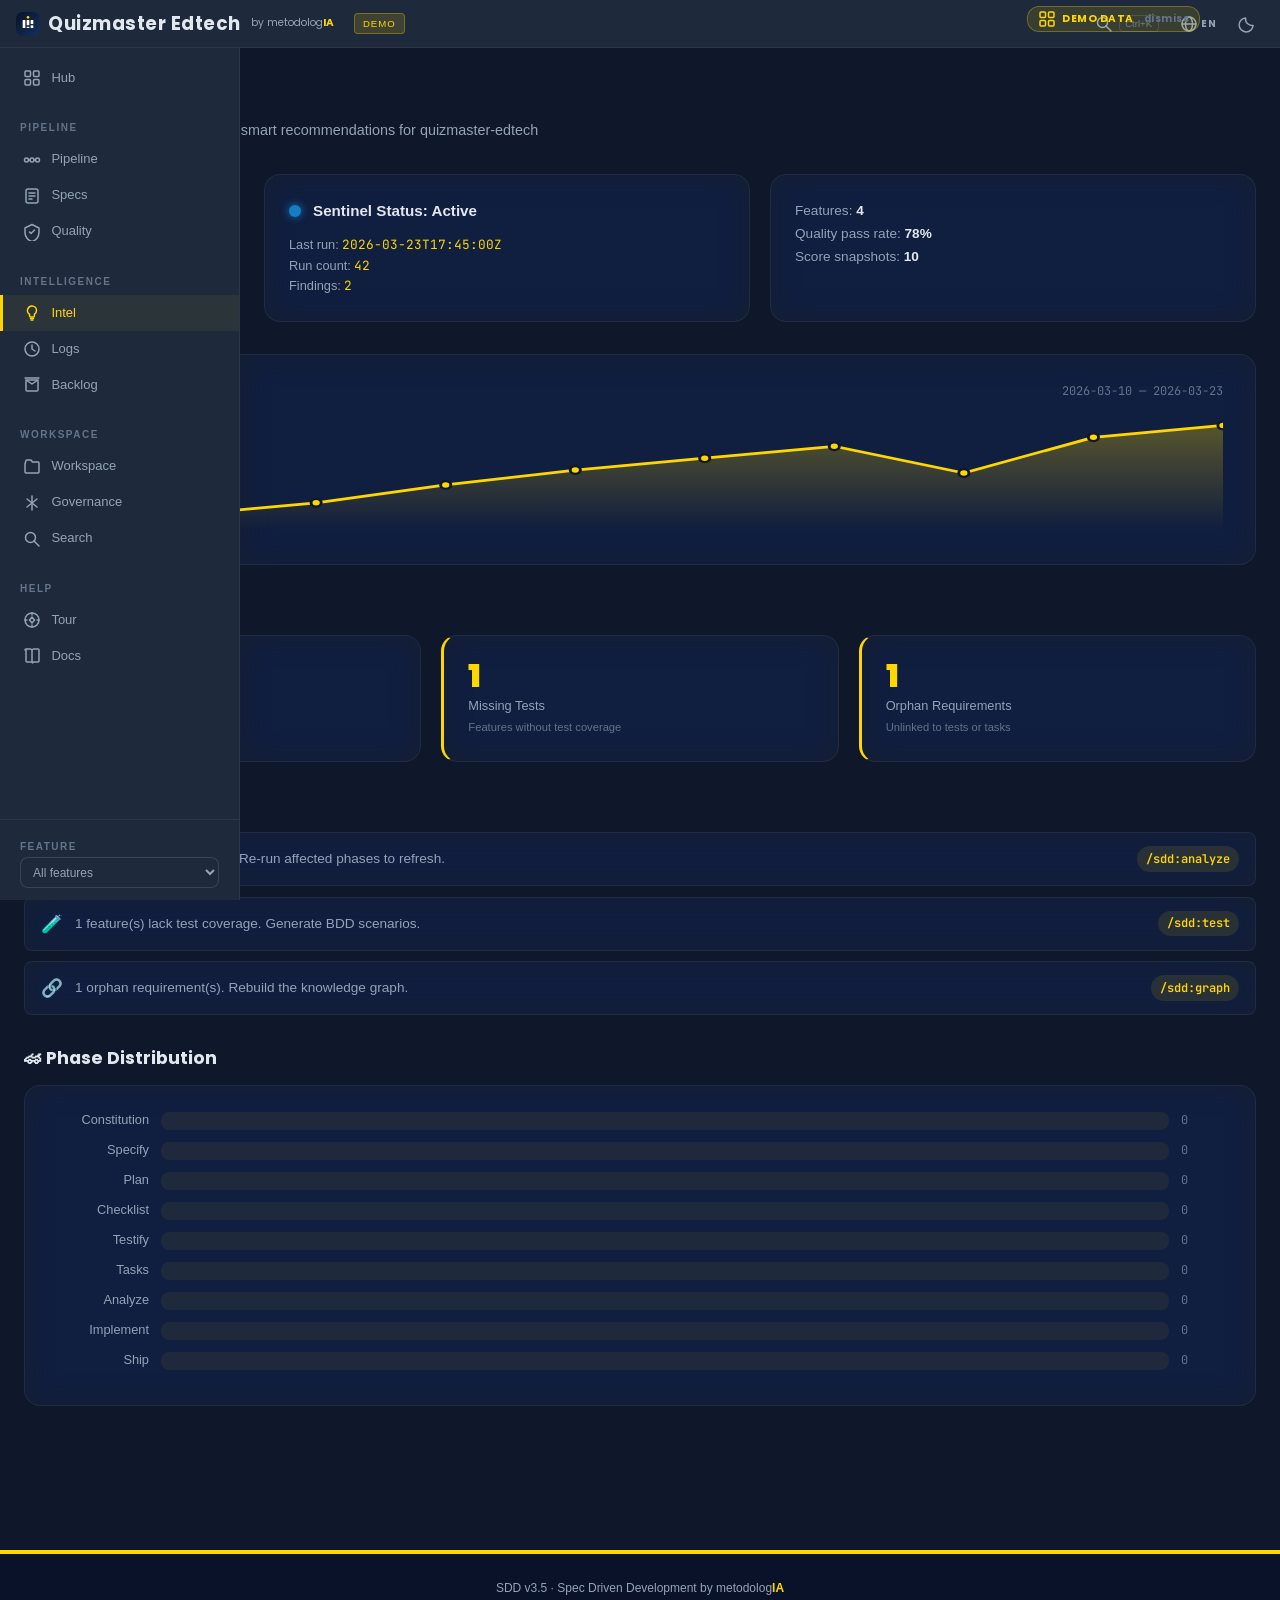
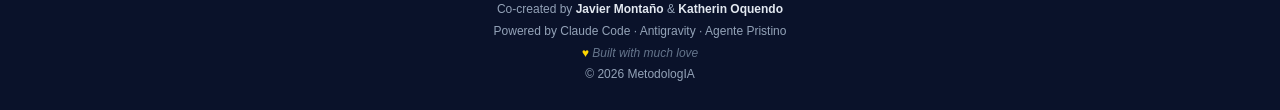
<file: scripts/command-center/intelligence.html>
<!DOCTYPE html>
<html lang="en">
<head>
  <meta charset="UTF-8">
  <meta name="viewport" content="width=device-width, initial-scale=1.0">
  <link rel="icon" type="image/svg+xml" href="data:image/svg+xml,%3Csvg xmlns='http://www.w3.org/2000/svg' viewBox='0 0 36 36'%3E%3Cdefs%3E%3ClinearGradient id='g' x1='0' y1='0' x2='1' y2='1'%3E%3Cstop offset='0%25' stop-color='%230A122A'/%3E%3Cstop offset='100%25' stop-color='%2313315C'/%3E%3C/linearGradient%3E%3C/defs%3E%3Crect width='36' height='36' rx='10' fill='url(%23g)'/%3E%3Crect x='10' y='12' width='4' height='12' rx='.5' fill='%23FFF'/%3E%3Crect x='16' y='12' width='4' height='8' rx='.5' fill='%23FFF'/%3E%3Crect x='16' y='22' width='4' height='2' rx='.5' fill='%23FFF'/%3E%3Crect x='22' y='12' width='4' height='6' rx='.5' fill='%23FFF'/%3E%3Crect x='22' y='20' width='4' height='4' rx='.5' fill='%23FFF'/%3E%3Ccircle cx='18' cy='8' r='2' fill='%23FFD700'/%3E%3C/svg%3E">
  <title>Intelligence &mdash; SDD ALM</title>
  <link rel="icon" href="shared/favicon.svg" type="image/svg+xml">
  <link href="https://fonts.googleapis.com/css2?family=Poppins:wght@400;600;700;900&family=JetBrains+Mono&display=swap" rel="stylesheet">
  <link rel="stylesheet" href="shared/tokens.css">
  <script src="shared/search.js" defer></script>
  <script src="shared/data.js"></script>
  <script src="shared/filter.js" defer></script>
  <script src="shared/i18n.js" defer></script>
  <script src="shared/nav.js" defer></script>
  <script src="shared/footer.js" defer></script>
  <style>
    .intel-main { max-width:1280px; margin:0 auto; padding:2rem 1.5rem 3rem; }
    .page-header { margin-bottom:2rem; }
    .page-title { font-size:1.75rem; font-weight:900; margin-bottom:0.25rem; }
    .page-title .gold { color:var(--brand-gold); }
    .page-subtitle { color:var(--text-muted); font-size:0.9rem; }

    /* Health Score Hero */
    .health-hero {
      display:flex; align-items:center; gap:2.5rem; margin-bottom:2rem; flex-wrap:wrap;
    }
    .health-score-display {
      position:relative; display:flex; flex-direction:column; align-items:center;
      min-width:200px;
    }
    .score-number {
      font-family:var(--font-heading); font-size:5rem; font-weight:900;
      line-height:1; letter-spacing:-2px;
    }
    .score-label { font-size:0.8rem; color:var(--text-muted); margin-top:0.25rem; }
    .score-trend {
      display:inline-flex; align-items:center; gap:0.3rem;
      font-size:0.85rem; font-weight:600; margin-top:0.5rem;
      padding:0.25rem 0.65rem; border-radius:var(--radius-full);
    }
    .trend-up { background:rgba(19,125,197,0.12); color:var(--brand-blue); }
    .trend-down { background:rgba(239,68,68,0.12); color:var(--brand-red); }
    .trend-flat { background:rgba(148,163,184,0.12); color:var(--text-muted); }

    .health-detail { flex:1; min-width:280px; }

    /* Sparkline */
    .sparkline-card { margin-bottom:2rem; }
    .sparkline-card .card { padding:var(--space-lg) var(--space-xl); }
    .sparkline-header { display:flex; justify-content:space-between; align-items:center; margin-bottom:1rem; }
    .sparkline-title { font-family:var(--font-heading); font-size:1rem; font-weight:700; }
    .sparkline-range { font-size:0.75rem; color:var(--text-dim); font-family:var(--font-mono); }
    .sparkline-svg { width:100%; height:120px; display:block; }

    /* Grid layouts */
    .grid-2 { display:grid; grid-template-columns:repeat(2,1fr); gap:1.25rem; margin-bottom:2rem; }
    .grid-3 { display:grid; grid-template-columns:repeat(3,1fr); gap:1.25rem; margin-bottom:2rem; }
    .grid-4 { display:grid; grid-template-columns:repeat(4,1fr); gap:1.25rem; margin-bottom:2rem; }

    /* Sentinel card */
    .sentinel-status { display:flex; align-items:center; gap:0.75rem; margin-bottom:0.75rem; }
    .sentinel-dot {
      width:12px; height:12px; border-radius:50%;
      box-shadow:0 0 8px currentColor;
    }
    .sentinel-dot.enabled { background:var(--brand-blue); color:var(--brand-blue); }
    .sentinel-dot.disabled { background:var(--brand-red); color:var(--brand-red); }
    .sentinel-label { font-weight:600; font-size:0.95rem; }
    .sentinel-meta { font-size:0.8rem; color:var(--text-muted); line-height:1.6; }
    .sentinel-meta span { font-family:var(--font-mono); color:var(--brand-gold); }

    /* Risk indicators */
    .risk-card .card { border-left:3px solid var(--brand-gold); }
    .risk-value {
      font-family:var(--font-heading); font-size:2rem; font-weight:900;
      color:var(--brand-gold); line-height:1;
    }
    .risk-label { font-size:0.8rem; color:var(--text-muted); margin-top:0.25rem; }
    .risk-sublabel { font-size:0.7rem; color:var(--text-dim); margin-top:0.15rem; }

    /* Recommendations */
    .section-title {
      font-size:1.1rem; font-weight:700; margin-bottom:1rem;
      display:flex; align-items:center; gap:0.5rem;
    }
    .recommendations-list { display:flex; flex-direction:column; gap:0.65rem; margin-bottom:2rem; }
    .rec-item {
      display:flex; align-items:center; gap:0.75rem;
      padding:0.75rem 1rem; border-radius:var(--radius-sm);
      background:var(--bg-card); backdrop-filter:var(--glass);
      border:1px solid var(--border-subtle);
    }
    .rec-icon { font-size:1.1rem; flex-shrink:0; }
    .rec-text { flex:1; font-size:0.85rem; color:var(--text-muted); }
    .rec-cmd {
      display:inline-block; font-family:var(--font-mono); font-size:0.75rem;
      padding:0.2rem 0.55rem; border-radius:var(--radius-full);
      background:rgba(255,215,0,0.1); color:var(--brand-gold); font-weight:600;
      white-space:nowrap;
    }

    /* Phase velocity */
    .velocity-bar-row {
      display:flex; align-items:center; gap:0.75rem; margin-bottom:0.6rem;
    }
    .velocity-phase {
      width:100px; font-size:0.8rem; color:var(--text-muted);
      text-align:right; flex-shrink:0;
    }
    .velocity-track {
      flex:1; height:18px; background:var(--bg-raised);
      border-radius:var(--radius-sm); overflow:hidden;
    }
    .velocity-fill {
      height:100%; border-radius:var(--radius-sm);
      background:linear-gradient(90deg, var(--brand-gold), var(--brand-blue));
      transition:width 0.6s ease;
    }
    .velocity-value {
      width:50px; font-size:0.75rem; font-family:var(--font-mono);
      color:var(--text-dim);
    }

    /* No data */
    .no-data { text-align:center; padding:3rem 1rem; }
    .no-data-icon { font-size:3rem; margin-bottom:1rem; opacity:0.4; }
    .no-data-text { color:var(--text-dim); font-size:0.95rem; margin-bottom:1rem; }

    /* Responsive */
    @media(max-width:960px) {
      .grid-3 { grid-template-columns:repeat(2,1fr); }
      .grid-4 { grid-template-columns:repeat(2,1fr); }
    }
    /* ── Search & Filter ────────────────────────────────────── */
    .sdd-search-bar { margin-bottom: 1.5rem; }
    .sdd-search-input-wrap { position: relative; display: flex; align-items: center; }
    .sdd-search-icon { position: absolute; left: 12px; width: 18px; height: 18px; color: #94A3B8; pointer-events: none; }
    .sdd-search-input { width: 100%; padding: 10px 12px 10px 40px; background: rgba(255,255,255,0.03); border: 1px solid rgba(255,255,255,0.08); border-radius: 10px; color: #E2E8F0; font-family: var(--font-body, Trebuchet MS, sans-serif); font-size: 14px; outline: none; transition: border-color 0.2s; }
    .sdd-search-input:focus { border-color: #FFD700; box-shadow: 0 0 0 2px rgba(255,215,0,0.15); }
    .sdd-search-count { position: absolute; right: 12px; font-size: 11px; color: #64748B; font-family: var(--font-mono, 'JetBrains Mono', monospace); }
    .sdd-filter-chips { display: flex; gap: 8px; margin-top: 10px; flex-wrap: wrap; }
    .sdd-chip { padding: 5px 14px; border-radius: 20px; border: 1px solid rgba(255,255,255,0.1); background: transparent; color: #94A3B8; font-size: 12px; cursor: pointer; font-family: var(--font-body, Trebuchet MS, sans-serif); transition: all 0.2s; }
    .sdd-chip:hover { border-color: rgba(255,215,0,0.3); color: #E2E8F0; }
    .sdd-chip.active { background: rgba(255,215,0,0.12); border-color: #FFD700; color: #FFD700; }

    @media(max-width:600px) {
      .grid-2, .grid-3, .grid-4 { grid-template-columns:1fr; }
      .health-hero { flex-direction:column; align-items:flex-start; }
      .score-number { font-size:3.5rem; }
    }
  </style>
</head>
<body>

<main class="intel-main" id="intel-root">
  <div id="page-search"></div>
  <!-- Populated by script -->
</main>

<script>
(function () {
  'use strict';

  /* ── i18n helper ── */
  function t(key, fallback) { return (window.SDD && SDD.i18n ? SDD.i18n.t(key) : fallback); }

  function D() { return window.DASHBOARD_DATA || null; }
  function get(path, fallback) {
    try {
      return path.split('.').reduce(function (o, k) { return o[k]; }, D()) ?? fallback;
    } catch (_) { return fallback; }
  }

  var root = document.getElementById('intel-root');

  if (!D()) {
    root.innerHTML =
      '<div class="no-data">' +
        '<div class="no-data-icon">&#x25C9;</div>' +
        '<h2 style="margin-bottom:0.5rem">No Data Loaded</h2>' +
        '<p class="no-data-text">Run <code style="color:var(--brand-gold)">/sdd:dashboard</code> to generate the <code>data.js</code> file, then refresh this page.</p>' +
      '</div>';
    return;
  }

  /* ── Health Score ─────────────────────────────────────────── */
  var score = Math.max(0, Math.min(100, Math.round(get('insights.healthScore', 0))));
  var scoreColor = score >= 75 ? 'var(--brand-blue)' : score >= 50 ? 'var(--brand-amber)' : 'var(--brand-red)';

  /* ── Score History & Trend ────────────────────────────────── */
  var history = get('scoreHistory', []);
  var trend = 'flat';
  var trendDelta = 0;
  if (history.length >= 2) {
    var last = history[history.length - 1].score;
    var prev = history[history.length - 2].score;
    trendDelta = last - prev;
    trend = trendDelta > 0 ? 'up' : trendDelta < 0 ? 'down' : 'flat';
  }
  var trendArrow = trend === 'up' ? '&#x25B2;' : trend === 'down' ? '&#x25BC;' : '&#x25AC;';
  var trendClass = 'trend-' + trend;
  var trendText = trend === 'flat' ? 'No change' : (trendDelta > 0 ? '+' : '') + trendDelta + ' pts';

  /* ── Sparkline SVG ────────────────────────────────────────── */
  var sparkSVG = '';
  if (history.length >= 2) {
    var scores = history.map(function (h) { return h.score; });
    var minS = Math.min.apply(null, scores);
    var maxS = Math.max.apply(null, scores);
    var range = maxS - minS || 1;
    var padW = 800;
    var padH = 100;
    var points = scores.map(function (s, i) {
      var x = (i / (scores.length - 1)) * padW;
      var y = padH - ((s - minS) / range) * (padH - 10) - 5;
      return x.toFixed(1) + ',' + y.toFixed(1);
    }).join(' ');

    var gradientPoints = points + ' ' + padW + ',' + padH + ' 0,' + padH;
    var dateFirst = history[0].date || '';
    var dateLast = history[history.length - 1].date || '';

    sparkSVG =
      '<div class="sparkline-card">' +
        '<div class="card">' +
          '<div class="sparkline-header">' +
            '<span class="sparkline-title">Health Score Trend</span>' +
            '<span class="sparkline-range">' + dateFirst + ' &mdash; ' + dateLast + '</span>' +
          '</div>' +
          '<svg class="sparkline-svg" viewBox="0 0 ' + padW + ' ' + (padH + 10) + '" preserveAspectRatio="none">' +
            '<defs>' +
              '<linearGradient id="sparkGrad" x1="0" y1="0" x2="0" y2="1">' +
                '<stop offset="0%" stop-color="#FFD700" stop-opacity="0.3"/>' +
                '<stop offset="100%" stop-color="#FFD700" stop-opacity="0"/>' +
              '</linearGradient>' +
            '</defs>' +
            '<polygon points="' + gradientPoints + '" fill="url(#sparkGrad)"/>' +
            '<polyline points="' + points + '" fill="none" stroke="#FFD700" stroke-width="2.5" stroke-linejoin="round" stroke-linecap="round"/>' +
            scores.map(function (s, i) {
              var x = (i / (scores.length - 1)) * padW;
              var y = padH - ((s - minS) / range) * (padH - 10) - 5;
              return '<circle cx="' + x.toFixed(1) + '" cy="' + y.toFixed(1) + '" r="3.5" fill="#FFD700" stroke="var(--bg-body)" stroke-width="2"/>';
            }).join('') +
          '</svg>' +
        '</div>' +
      '</div>';
  } else {
    sparkSVG =
      '<div class="sparkline-card">' +
        '<div class="card" style="text-align:center;padding:2rem">' +
          '<p class="text-muted" style="font-size:0.85rem">No score history yet &mdash; run <code class="rec-cmd">/sdd:sentinel</code> multiple times to build trend data.</p>' +
        '</div>' +
      '</div>';
  }

  /* ── Sentinel Status ──────────────────────────────────────── */
  var sentinel = get('sentinel', {});
  var sentEnabled = sentinel.enabled !== false;
  var sentLastRun = sentinel.lastRun || 'Never';
  var sentRunCount = sentinel.runCount || 0;
  var sentFindings = (sentinel.findings || []).length;

  var sentinelHTML =
    '<div class="card">' +
      '<div class="sentinel-status">' +
        '<div class="sentinel-dot ' + (sentEnabled ? 'enabled' : 'disabled') + '"></div>' +
        '<span class="sentinel-label">' + t('intel.sentinel','Sentinel Status') + ': ' + (sentEnabled ? 'Active' : 'Disabled') + '</span>' +
      '</div>' +
      '<div class="sentinel-meta">' +
        'Last run: <span>' + sentLastRun + '</span><br>' +
        'Run count: <span>' + sentRunCount + '</span><br>' +
        'Findings: <span>' + sentFindings + '</span>' +
      '</div>' +
    '</div>';

  /* ── Risk Indicators ──────────────────────────────────────── */
  var features = get('features', []);
  var staleCount = 0;
  var orphanCount = 0;
  var missingCount = 0;

  features.forEach(function (f) {
    if (f.status === 'stale' || f.phase === 'stale') staleCount++;
    var reqs = f.requirements || f.stories || [];
    reqs.forEach(function (r) {
      if (r && r.orphan) orphanCount++;
    });
    if (!f.tests || (Array.isArray(f.tests) && f.tests.length === 0)) missingCount++;
  });

  if (sentFindings > 0) {
    sentinel.findings.forEach(function (f) {
      if (f && f.type === 'stale') staleCount++;
      if (f && f.type === 'missing') missingCount++;
      if (f && f.type === 'orphan') orphanCount++;
    });
  }

  var risksHTML =
    '<div class="grid-3">' +
      '<div class="risk-card"><div class="card">' +
        '<div class="risk-value">' + staleCount + '</div>' +
        '<div class="risk-label">Stale Artifacts</div>' +
        '<div class="risk-sublabel">Outdated since last change</div>' +
      '</div></div>' +
      '<div class="risk-card"><div class="card">' +
        '<div class="risk-value">' + missingCount + '</div>' +
        '<div class="risk-label">Missing Tests</div>' +
        '<div class="risk-sublabel">Features without test coverage</div>' +
      '</div></div>' +
      '<div class="risk-card"><div class="card">' +
        '<div class="risk-value">' + orphanCount + '</div>' +
        '<div class="risk-label">Orphan Requirements</div>' +
        '<div class="risk-sublabel">Unlinked to tests or tasks</div>' +
      '</div></div>' +
    '</div>';

  /* ── Recommendations ──────────────────────────────────────── */
  var recs = [];
  if (score < 50) recs.push({ icon:'&#x26A0;', text:'Health score is critical. Run a full sentinel cycle to diagnose issues.', cmd:'/sdd:sentinel' });
  if (staleCount > 0) recs.push({ icon:'&#x23F3;', text:staleCount + ' stale artifact(s) detected. Re-run affected phases to refresh.', cmd:'/sdd:analyze' });
  if (missingCount > 0) recs.push({ icon:'&#x1F9EA;', text:missingCount + ' feature(s) lack test coverage. Generate BDD scenarios.', cmd:'/sdd:test' });
  if (orphanCount > 0) recs.push({ icon:'&#x1F517;', text:orphanCount + ' orphan requirement(s). Rebuild the knowledge graph.', cmd:'/sdd:graph' });
  if (!sentEnabled) recs.push({ icon:'&#x1F6E1;', text:'Sentinel is disabled. Enable ambient intelligence for continuous monitoring.', cmd:'/sdd:sentinel' });
  if (history.length < 3) recs.push({ icon:'&#x1F4CA;', text:'Build more score history by running regular sentinel checks.', cmd:'/sdd:sentinel' });
  if (recs.length === 0) recs.push({ icon:'&#x2728;', text:'All systems nominal. Continue with next pipeline phase.', cmd:'/sdd:status' });

  var recsHTML =
    '<section>' +
      '<h3 class="section-title">&#x1F4A1; ' + t('intel.recommendations','Recommendations') + '</h3>' +
      '<div class="recommendations-list">' +
      recs.map(function (r) {
        return '<div class="rec-item">' +
          '<span class="rec-icon">' + r.icon + '</span>' +
          '<span class="rec-text">' + r.text + '</span>' +
          '<span class="rec-cmd">' + r.cmd + '</span>' +
        '</div>';
      }).join('') +
      '</div>' +
    '</section>';

  /* ── Phase Velocity ───────────────────────────────────────── */
  var phases = ['Constitution','Specify','Plan','Checklist','Testify','Tasks','Analyze','Implement','Ship'];
  var phaseCounts = {};
  features.forEach(function (f) {
    var ph = (f.phase || '').toLowerCase();
    phases.forEach(function (p) {
      if (ph.indexOf(p.toLowerCase()) !== -1) {
        phaseCounts[p] = (phaseCounts[p] || 0) + 1;
      }
    });
  });

  var maxPhaseCount = 1;
  Object.keys(phaseCounts).forEach(function (k) {
    if (phaseCounts[k] > maxPhaseCount) maxPhaseCount = phaseCounts[k];
  });

  var velocityHTML = '';
  if (features.length > 0) {
    velocityHTML =
      '<section style="margin-bottom:2rem">' +
        '<h3 class="section-title">&#x1F3CE; Phase Distribution</h3>' +
        '<div class="card" style="padding:var(--space-lg)">' +
        phases.map(function (p) {
          var count = phaseCounts[p] || 0;
          var pct = Math.round((count / maxPhaseCount) * 100);
          return '<div class="velocity-bar-row">' +
            '<span class="velocity-phase">' + p + '</span>' +
            '<div class="velocity-track"><div class="velocity-fill" style="width:' + pct + '%"></div></div>' +
            '<span class="velocity-value">' + count + '</span>' +
          '</div>';
        }).join('') +
        '</div>' +
      '</section>';
  }

  /* ── Render ───────────────────────────────────────────────── */
  var projectName = get('project.name', 'SDD Project');

  root.innerHTML =
    '<header class="page-header">' +
      '<h1 class="page-title"><span class="gold">&#x25C9;</span> ' + t('intel.title','Intelligence') + '</h1>' +
      '<p class="page-subtitle">Health insights, risk analysis, and smart recommendations for ' + projectName + '</p>' +
    '</header>' +

    '<section class="health-hero">' +
      '<div class="health-score-display">' +
        '<div class="score-number" style="color:' + scoreColor + '">' + score + '</div>' +
        '<div class="score-label" data-i18n="intel.health">' + t('intel.health','Health Score') + '</div>' +
        '<div class="score-trend ' + trendClass + '">' + trendArrow + ' ' + trendText + '</div>' +
      '</div>' +
      '<div class="health-detail">' +
        '<div class="grid-2" style="margin-bottom:0">' +
          sentinelHTML +
          '<div class="card">' +
            '<div style="font-size:0.85rem;color:var(--text-muted);line-height:1.7">' +
              'Features: <strong style="color:var(--text-primary)">' + features.length + '</strong><br>' +
              'Quality pass rate: <strong style="color:var(--text-primary)">' + get('quality.passRate', '--') + '%</strong><br>' +
              'Score snapshots: <strong style="color:var(--text-primary)">' + history.length + '</strong>' +
            '</div>' +
          '</div>' +
        '</div>' +
      '</div>' +
    '</section>' +

    sparkSVG +

    '<section>' +
      '<h3 class="section-title">&#x26A0; ' + t('intel.risks','Risk Indicators') + '</h3>' +
      risksHTML +
    '</section>' +

    recsHTML +

    velocityHTML;

  // Search + Filter
  setTimeout(function() {
    var ctrl = SDD.search.init('page-search', {
      placeholder: t('common.search','Search') + '...',
      filters: [{label:'High',value:'HIGH'}, {label:'Medium',value:'MEDIUM'}, {label:'Low',value:'LOW'}, {label:'Info',value:'INFO'}],
      onSearch: function(q, f) { filterItems(q, f); },
      onFilter: function(f, q) { filterItems(q, f); }
    });
    function filterItems(query, filter) {
      // Filter recommendation items and risk cards
      var items = document.querySelectorAll('.rec-item');
      var shown = 0, total = items.length;
      items.forEach(function(item) {
        var text = item.textContent.toLowerCase();
        var matchQuery = !query || text.indexOf(query) !== -1;
        var matchFilter = !filter || filter === 'all';
        // Map severity filters to content keywords
        if (filter === 'HIGH') matchFilter = text.indexOf('critical') !== -1 || text.indexOf('stale') !== -1;
        else if (filter === 'MEDIUM') matchFilter = text.indexOf('coverage') !== -1 || text.indexOf('orphan') !== -1;
        else if (filter === 'LOW') matchFilter = text.indexOf('history') !== -1 || text.indexOf('nominal') !== -1;
        else if (filter === 'INFO') matchFilter = text.indexOf('sentinel') !== -1 || text.indexOf('enable') !== -1;
        if (filter === 'all') matchFilter = true;
        if (matchQuery && matchFilter) { item.style.display = ''; shown++; }
        else { item.style.display = 'none'; }
      });
      // Also filter velocity bars
      var bars = document.querySelectorAll('.velocity-bar-row');
      var barShown = 0;
      bars.forEach(function(bar) {
        var text = bar.textContent.toLowerCase();
        var matchQuery = !query || text.indexOf(query) !== -1;
        if (matchQuery) { bar.style.display = ''; barShown++; }
        else { bar.style.display = 'none'; }
      });
      ctrl.setCount(shown + barShown, total + bars.length);
    }
  }, 100);

  // Feature filter integration
  window.addEventListener('sdd:filter-applied', function() {
    var active = window.SDD && SDD.filter && SDD.filter.active();
    // Re-calculate risk indicators for filtered feature set
    if (active && window.SDD && SDD.filter) {
      var filtered = SDD.filter.getFilteredFeatures();
      var fStale = 0, fOrphan = 0, fMissing = 0;
      filtered.forEach(function(f) {
        if (f.status === 'stale' || f.phase === 'stale') fStale++;
        var reqs = f.requirements || f.stories || [];
        reqs.forEach(function(r) { if (r && r.orphan) fOrphan++; });
        if (!f.tests || (Array.isArray(f.tests) && f.tests.length === 0)) fMissing++;
      });
      var riskValues = document.querySelectorAll('.risk-value');
      if (riskValues.length >= 3) {
        riskValues[0].textContent = fStale;
        riskValues[1].textContent = fMissing;
        riskValues[2].textContent = fOrphan;
      }
    } else {
      // Reset to original values on clear
      var riskValues = document.querySelectorAll('.risk-value');
      if (riskValues.length >= 3) {
        riskValues[0].textContent = staleCount;
        riskValues[1].textContent = missingCount;
        riskValues[2].textContent = orphanCount;
      }
    }
  });
})();
</script>

</body>
</html>
</file>
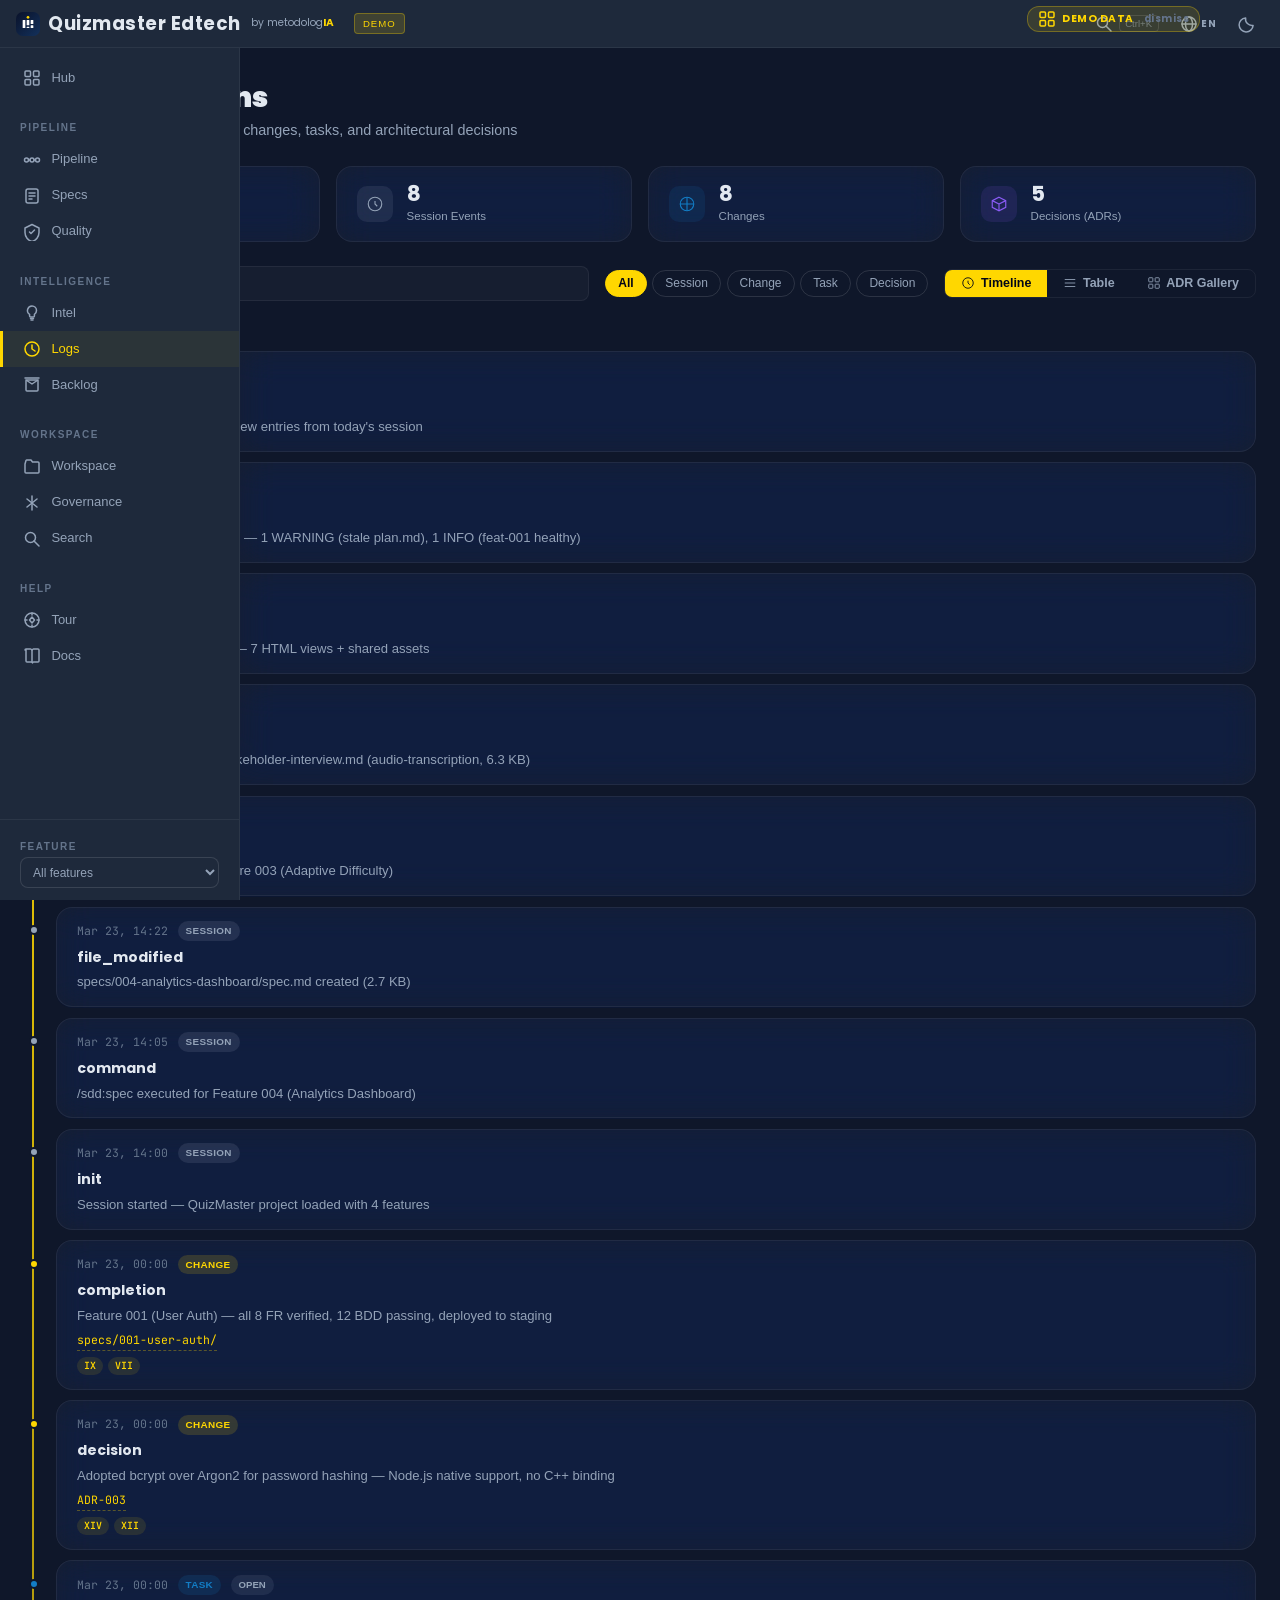
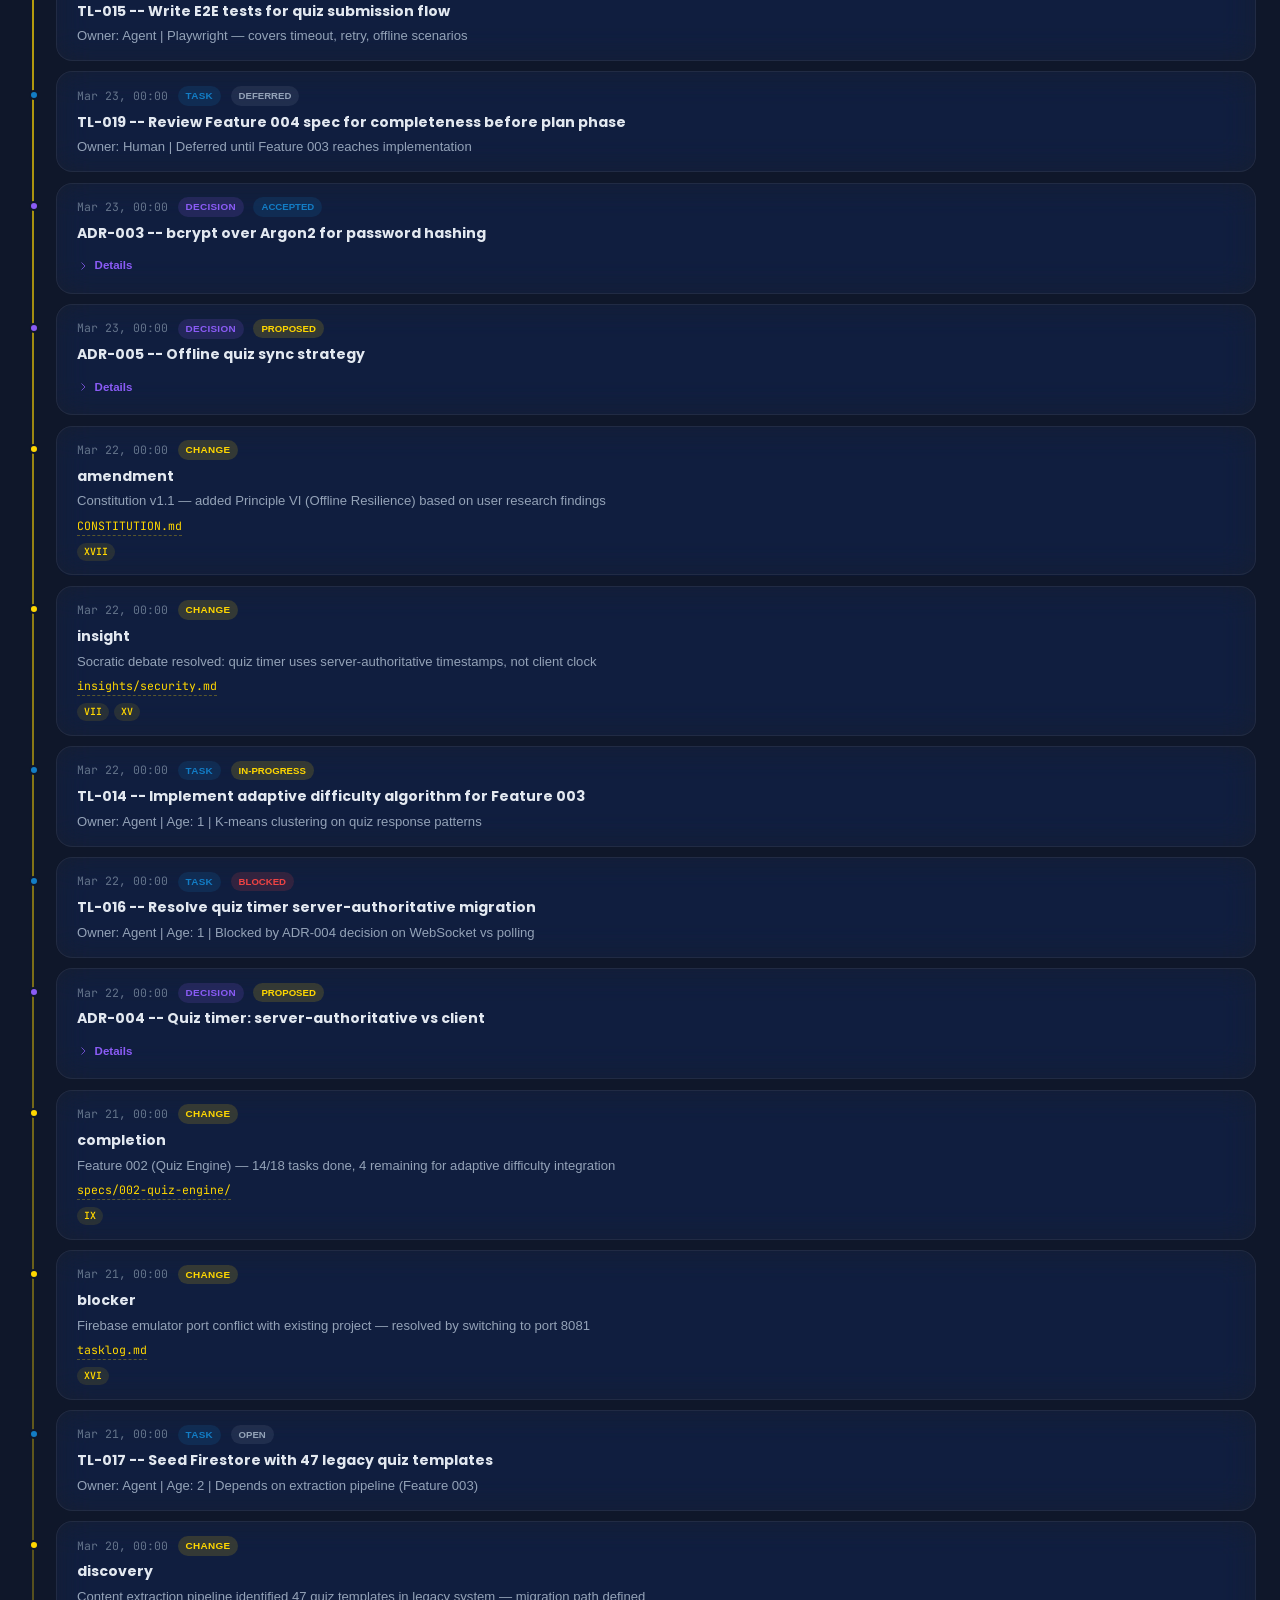
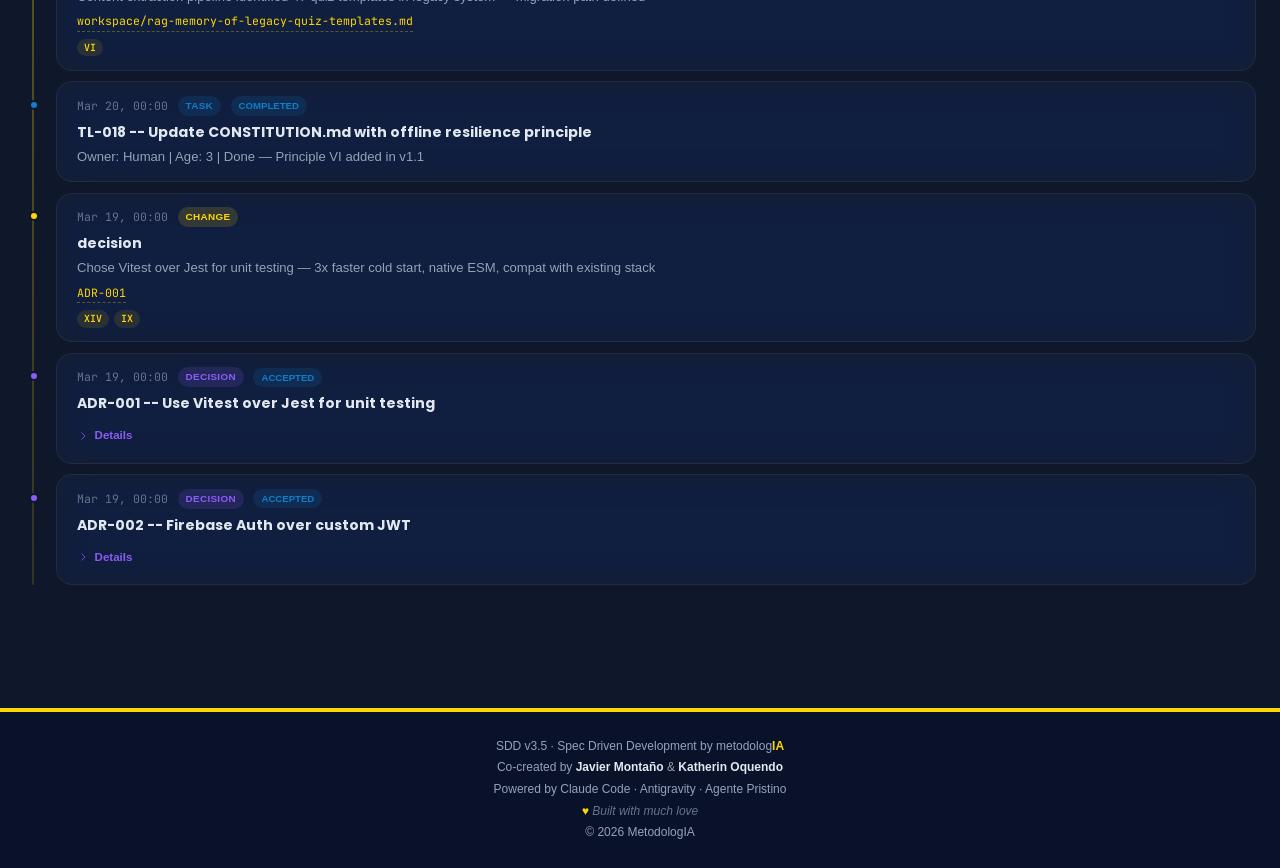
<file: scripts/command-center/logs.html>
<!DOCTYPE html>
<html lang="en">
<head>
  <meta charset="UTF-8">
  <meta name="viewport" content="width=device-width, initial-scale=1.0">
  <link rel="icon" type="image/svg+xml" href="data:image/svg+xml,%3Csvg xmlns='http://www.w3.org/2000/svg' viewBox='0 0 36 36'%3E%3Cdefs%3E%3ClinearGradient id='g' x1='0' y1='0' x2='1' y2='1'%3E%3Cstop offset='0%25' stop-color='%230A122A'/%3E%3Cstop offset='100%25' stop-color='%2313315C'/%3E%3C/linearGradient%3E%3C/defs%3E%3Crect width='36' height='36' rx='10' fill='url(%23g)'/%3E%3Crect x='10' y='12' width='4' height='12' rx='.5' fill='%23FFF'/%3E%3Crect x='16' y='12' width='4' height='8' rx='.5' fill='%23FFF'/%3E%3Crect x='16' y='22' width='4' height='2' rx='.5' fill='%23FFF'/%3E%3Crect x='22' y='12' width='4' height='6' rx='.5' fill='%23FFF'/%3E%3Crect x='22' y='20' width='4' height='4' rx='.5' fill='%23FFF'/%3E%3Ccircle cx='18' cy='8' r='2' fill='%23FFD700'/%3E%3C/svg%3E">
  <title>Logs &amp; Decisions &mdash; SDD ALM</title>
  <link rel="icon" href="shared/favicon.svg" type="image/svg+xml">
  <link href="https://fonts.googleapis.com/css2?family=Poppins:wght@400;600;700;900&family=JetBrains+Mono&display=swap" rel="stylesheet">
  <link rel="stylesheet" href="shared/tokens.css">
  <script src="shared/data.js"></script>
  <script src="shared/filter.js" defer></script>
  <script src="shared/i18n.js" defer></script>
  <script src="shared/nav.js" defer></script>
  <script src="shared/footer.js" defer></script>
  <script src="shared/search.js" defer></script>
  <style>
    .logs-main { max-width:1280px; margin:0 auto; padding:2rem 1.5rem 3rem; }

    /* Page header */
    .page-header { margin-bottom:1.5rem; }
    .page-title { font-family:var(--font-heading); font-size:1.75rem; font-weight:900; margin:0 0 0.25rem; }
    .page-title .gold { color:var(--brand-gold); }
    .page-subtitle { color:var(--text-muted); font-size:0.9rem; font-family:var(--font-body); margin:0; }

    /* ── Stats Bar ───────────────────────────────────────── */
    .stats-bar { display:grid; grid-template-columns:repeat(4,1fr); gap:1rem; margin-bottom:1.5rem; }
    .stat-card {
      background:var(--bg-card); backdrop-filter:var(--glass); -webkit-backdrop-filter:var(--glass);
      border:1px solid var(--border-subtle); border-radius:var(--radius-card);
      padding:1rem 1.25rem; display:flex; align-items:center; gap:0.85rem;
      transition:transform var(--transition-fast), box-shadow var(--transition-fast);
    }
    .stat-card:hover { transform:translateY(-2px); box-shadow:var(--shadow-glow-gold); }
    .stat-icon { width:36px; height:36px; border-radius:10px; display:flex; align-items:center; justify-content:center; flex-shrink:0; }
    .stat-icon svg { width:18px; height:18px; }
    .stat-icon-total { background:rgba(255,215,0,0.12); color:#FFD700; }
    .stat-icon-session { background:rgba(148,163,184,0.12); color:#94A3B8; }
    .stat-icon-change { background:rgba(19,125,197,0.12); color:#137DC5; }
    .stat-icon-decision { background:rgba(139,92,246,0.12); color:#8B5CF6; }
    .stat-value { font-family:var(--font-heading); font-weight:700; font-size:1.35rem; color:var(--text-primary); line-height:1; }
    .stat-label { font-family:var(--font-body); font-size:0.72rem; color:var(--text-muted); margin-top:2px; }

    /* ── Controls Bar ────────────────────────────────────── */
    .controls-bar { display:flex; align-items:center; gap:1rem; margin-bottom:1rem; flex-wrap:wrap; }
    .search-wrap { position:relative; flex:1; min-width:200px; }
    .search-input {
      width:100%; box-sizing:border-box; padding:0.55rem 0.75rem 0.55rem 2.25rem;
      background:var(--bg-card); border:1px solid var(--border-subtle); border-radius:var(--radius-sm);
      color:var(--text-primary); font-family:var(--font-body); font-size:0.85rem; outline:none;
      transition:border-color var(--transition-fast);
    }
    .search-input:focus { border-color:var(--brand-gold); box-shadow:0 0 0 2px rgba(255,215,0,0.1); }
    .search-input::placeholder { color:var(--text-dim); }
    .search-icon { position:absolute; left:0.65rem; top:50%; transform:translateY(-50%); color:var(--text-dim); pointer-events:none; }
    .search-icon svg { width:16px; height:16px; }

    /* Filter chips */
    .filter-chips { display:flex; gap:0.35rem; flex-wrap:wrap; }
    .filter-chip {
      font-family:var(--font-body); font-size:0.75rem; font-weight:500;
      padding:0.35rem 0.75rem; border-radius:var(--radius-full); cursor:pointer;
      border:1px solid var(--border-medium); background:transparent; color:var(--text-muted);
      transition:all var(--transition-fast);
    }
    .filter-chip:hover { border-color:var(--brand-gold); color:var(--text-primary); }
    .filter-chip.active { background:var(--brand-gold); color:var(--text-inverse); border-color:var(--brand-gold); font-weight:600; }

    /* View toggle */
    .view-toggle {
      display:flex; gap:0; border:1px solid var(--border-subtle);
      border-radius:var(--radius-sm); overflow:hidden; flex-shrink:0;
    }
    .view-btn {
      font-family:var(--font-body); font-size:0.78rem; font-weight:600;
      padding:0.4rem 1rem; border:none; cursor:pointer;
      background:transparent; color:var(--text-muted);
      transition:background var(--transition-fast), color var(--transition-fast);
      display:flex; align-items:center; gap:0.35rem;
    }
    .view-btn svg { width:14px; height:14px; }
    .view-btn.active { background:var(--brand-gold); color:var(--text-inverse); }
    .view-btn:hover:not(.active) { background:rgba(255,255,255,0.05); }

    /* Results counter */
    .results-counter { font-family:var(--font-mono); font-size:0.72rem; color:var(--text-dim); margin-bottom:1rem; }

    /* ── Timeline View ───────────────────────────────────── */
    .timeline-container { position:relative; padding-left:2rem; }
    .timeline-line {
      position:absolute; left:8px; top:0; bottom:0; width:2px;
      background:linear-gradient(180deg, #FFD700 0%, rgba(255,215,0,0.15) 100%);
      border-radius:1px;
    }
    .timeline-entry {
      position:relative; padding:0.85rem 1.25rem; margin-bottom:0.65rem;
      background:var(--bg-card); backdrop-filter:var(--glass); -webkit-backdrop-filter:var(--glass);
      border:1px solid var(--border-subtle); border-radius:var(--radius-card);
      transition:transform var(--transition-fast), box-shadow var(--transition-fast);
    }
    .timeline-entry:hover { transform:translateY(-2px); box-shadow:var(--shadow-glow-gold); }
    .timeline-dot {
      position:absolute; left:-2rem; top:1.1rem; width:10px; height:10px;
      border-radius:50%; transform:translateX(calc(-50% + 9px));
      border:2px solid var(--bg-body);
    }
    .dot-session { background:#94A3B8; }
    .dot-change { background:#FFD700; }
    .dot-task { background:#137DC5; }
    .dot-decision { background:#8B5CF6; }

    .entry-header { display:flex; align-items:center; gap:0.6rem; margin-bottom:0.3rem; flex-wrap:wrap; }
    .entry-time { font-family:var(--font-mono); font-size:0.72rem; color:var(--text-dim); white-space:nowrap; }

    /* Source badges */
    .source-badge {
      font-family:var(--font-body); font-size:0.62rem; font-weight:700;
      padding:2px 8px; border-radius:var(--radius-full);
      text-transform:uppercase; white-space:nowrap; letter-spacing:0.03em;
    }
    .badge-session  { background:rgba(148,163,184,0.15); color:#94A3B8; }
    .badge-change   { background:rgba(255,215,0,0.15);   color:#FFD700; }
    .badge-task     { background:rgba(19,125,197,0.15);   color:#137DC5; }
    .badge-decision { background:rgba(139,92,246,0.15);   color:#8B5CF6; }

    .entry-title {
      font-family:var(--font-heading); font-size:0.88rem; font-weight:700;
      color:var(--text-primary); margin:0 0 0.25rem;
    }
    .entry-desc {
      font-family:var(--font-body); font-size:0.82rem; color:var(--text-muted);
      line-height:1.55; margin:0;
    }
    .entry-artifact {
      display:inline-block; margin-top:0.3rem;
      font-family:var(--font-mono); font-size:0.72rem;
      color:var(--brand-gold); text-decoration:none;
      border-bottom:1px dashed rgba(255,215,0,0.3);
    }
    .entry-principles { display:flex; flex-wrap:wrap; gap:0.3rem; margin-top:0.35rem; }
    .principle-tag {
      font-family:var(--font-mono); font-size:0.62rem; font-weight:600;
      padding:1px 7px; border-radius:var(--radius-full);
      background:rgba(255,215,0,0.1); color:var(--brand-gold);
    }

    /* Status pills */
    .status-pill {
      font-family:var(--font-body); font-size:0.6rem; font-weight:700;
      padding:2px 8px; border-radius:var(--radius-full); text-transform:uppercase;
    }
    .pill-done    { background:rgba(19,125,197,0.15); color:#137DC5; }
    .pill-wip     { background:rgba(255,215,0,0.15);  color:#FFD700; }
    .pill-blocked { background:rgba(239,68,68,0.15);  color:#EF4444; }
    .pill-open    { background:rgba(148,163,184,0.12); color:#94A3B8; }
    .pill-accepted   { background:rgba(19,125,197,0.15); color:#137DC5; }
    .pill-proposed   { background:rgba(255,215,0,0.15);  color:#FFD700; }
    .pill-superseded { background:rgba(148,163,184,0.12); color:#94A3B8; }

    /* ADR expandable */
    .adr-toggle {
      font-family:var(--font-body); font-size:0.72rem; font-weight:600;
      color:var(--brand-purple); cursor:pointer; user-select:none;
      margin-top:0.5rem; display:inline-flex; align-items:center; gap:0.35rem;
    }
    .adr-toggle svg { width:12px; height:12px; transition:transform var(--transition-fast); }
    .adr-toggle.open svg { transform:rotate(90deg); }
    .adr-detail { display:none; margin-top:0.65rem; padding-left:0.75rem; border-left:2px solid rgba(139,92,246,0.25); }
    .adr-detail.expanded { display:block; }
    .adr-section-label {
      font-family:var(--font-heading); font-size:0.72rem; font-weight:700;
      color:var(--text-dim); text-transform:uppercase; letter-spacing:0.05em;
      margin:0.5rem 0 0.2rem;
    }
    .adr-section-label:first-child { margin-top:0; }
    .adr-text { font-family:var(--font-body); font-size:0.8rem; color:var(--text-muted); line-height:1.5; margin:0; }
    .adr-options { list-style:none; padding:0; margin:0.2rem 0 0; }
    .adr-options li {
      font-family:var(--font-body); font-size:0.8rem; color:var(--text-muted);
      padding:0.15rem 0; padding-left:1.2rem; position:relative;
    }
    .adr-options li::before { content:''; position:absolute; left:0; top:0.55em; width:6px; height:6px; border-radius:50%; background:var(--brand-purple); opacity:0.5; }
    .adr-anchor {
      font-family:var(--font-mono); font-size:0.7rem; color:var(--brand-gold);
      margin-top:0.25rem; display:inline-block;
    }

    /* ── Table View ──────────────────────────────────────── */
    .table-wrap {
      background:var(--bg-card); backdrop-filter:var(--glass); -webkit-backdrop-filter:var(--glass);
      border:1px solid var(--border-subtle); border-radius:var(--radius-card); overflow:hidden;
    }
    .log-table { width:100%; border-collapse:collapse; }
    .log-table thead th {
      font-family:var(--font-body); font-size:0.65rem; font-weight:700;
      text-transform:uppercase; letter-spacing:0.08em; color:var(--text-dim);
      padding:0.75rem 1rem; text-align:left; border-bottom:1px solid var(--border-subtle);
      cursor:pointer; user-select:none; white-space:nowrap;
      transition:color var(--transition-fast);
    }
    .log-table thead th:hover { color:var(--brand-gold); }
    .log-table thead th .sort-arrow { display:inline-block; margin-left:0.3rem; color:var(--brand-gold); font-size:0.6rem; }
    .log-table tbody tr {
      border-bottom:1px solid rgba(255,255,255,0.03);
      transition:background var(--transition-fast);
    }
    .log-table tbody tr:hover { background:rgba(255,215,0,0.03); }
    .log-table tbody td {
      padding:0.65rem 1rem; font-family:var(--font-body); font-size:0.82rem;
      color:var(--text-muted); vertical-align:top;
    }
    .log-table tbody td:first-child { font-family:var(--font-mono); font-size:0.72rem; color:var(--text-dim); white-space:nowrap; }
    .td-title { color:var(--text-primary); font-weight:600; }

    /* ── ADR Gallery View ────────────────────────────────── */
    .adr-gallery { display:grid; grid-template-columns:repeat(auto-fill, minmax(360px, 1fr)); gap:1rem; }
    .adr-card {
      background:var(--bg-card); backdrop-filter:var(--glass); -webkit-backdrop-filter:var(--glass);
      border:1px solid var(--border-subtle); border-radius:var(--radius-card);
      padding:1.25rem 1.5rem;
      transition:transform var(--transition-fast), box-shadow var(--transition-fast);
    }
    .adr-card:hover { transform:translateY(-2px); box-shadow:var(--shadow-glow-gold); }
    .adr-card-header { display:flex; align-items:center; gap:0.6rem; margin-bottom:0.65rem; }
    .adr-card-id { font-family:var(--font-mono); font-size:0.72rem; color:var(--brand-gold); font-weight:700; }
    .adr-card-title { font-family:var(--font-heading); font-size:0.95rem; font-weight:700; color:var(--text-primary); flex:1; }
    .adr-card-section { margin-bottom:0.6rem; }
    .adr-card-label {
      font-family:var(--font-heading); font-size:0.68rem; font-weight:700;
      color:var(--text-dim); text-transform:uppercase; letter-spacing:0.05em;
      margin-bottom:0.2rem;
    }
    .adr-card-text { font-family:var(--font-body); font-size:0.82rem; color:var(--text-muted); line-height:1.5; }
    .adr-card-decision { font-weight:700; color:var(--text-primary); }
    .adr-card-options { list-style:none; padding:0; margin:0; counter-reset:opt; }
    .adr-card-options li {
      font-family:var(--font-body); font-size:0.8rem; color:var(--text-muted);
      padding:0.15rem 0 0.15rem 1.5rem; position:relative; counter-increment:opt;
    }
    .adr-card-options li::before {
      content:counter(opt); position:absolute; left:0; top:0.15rem;
      font-family:var(--font-mono); font-size:0.65rem; font-weight:700;
      width:18px; height:18px; border-radius:50%; display:flex; align-items:center; justify-content:center;
      background:rgba(139,92,246,0.12); color:var(--brand-purple);
    }
    .adr-anchor-pills { display:flex; gap:0.3rem; flex-wrap:wrap; margin-top:0.5rem; }
    .adr-anchor-pill {
      font-family:var(--font-mono); font-size:0.62rem; font-weight:600;
      padding:2px 8px; border-radius:var(--radius-full);
      background:rgba(255,215,0,0.08); color:var(--brand-gold);
    }

    /* ── Empty State ─────────────────────────────────────── */
    .empty-state {
      text-align:center; padding:4rem 2rem; font-family:var(--font-body); color:var(--text-dim);
    }
    .empty-state .empty-icon { margin-bottom:0.75rem; opacity:0.4; }
    .empty-state .empty-icon svg { width:48px; height:48px; color:var(--text-dim); }
    .empty-state .empty-msg { font-size:0.9rem; }
    .empty-state code {
      font-family:var(--font-mono); font-size:0.82rem;
      background:rgba(255,215,0,0.08); color:var(--brand-gold);
      padding:2px 8px; border-radius:4px;
    }

    @media (max-width:768px) {
      .stats-bar { grid-template-columns:repeat(2,1fr); }
      .controls-bar { flex-direction:column; align-items:stretch; }
      .adr-gallery { grid-template-columns:1fr; }
    }
    @media (max-width:480px) {
      .stats-bar { grid-template-columns:1fr; }
    }
  </style>
</head>
<body>
  <main class="logs-main">
    <div class="page-header">
      <h1 class="page-title" data-i18n="logs.title">Logs <span class="gold">&amp;</span> Decisions</h1>
      <p class="page-subtitle">Unified timeline -- session events, changes, tasks, and architectural decisions</p>
    </div>
    <div class="stats-bar" id="stats-bar"></div>
    <div class="controls-bar">
      <div class="search-wrap">
        <span class="search-icon"><svg viewBox="0 0 24 24" fill="none" stroke="currentColor" stroke-width="1.5"><circle cx="11" cy="11" r="8"/><path d="M21 21l-4.35-4.35"/></svg></span>
        <input class="search-input" id="log-search" type="text" data-i18n="common.search" placeholder="Search logs, tasks, decisions..." />
      </div>
      <div class="filter-chips" id="filter-chips">
        <button class="filter-chip active" data-filter="all" data-i18n="common.all">All</button>
        <button class="filter-chip" data-filter="session" data-i18n="logs.session">Session</button>
        <button class="filter-chip" data-filter="change" data-i18n="logs.change">Change</button>
        <button class="filter-chip" data-filter="task" data-i18n="logs.task">Task</button>
        <button class="filter-chip" data-filter="decision" data-i18n="logs.decision">Decision</button>
      </div>
      <div class="view-toggle">
        <button class="view-btn active" data-view="timeline"><svg viewBox="0 0 24 24" fill="none" stroke="currentColor" stroke-width="1.5"><path d="M12 8v4l3 3"/><circle cx="12" cy="12" r="9"/></svg> <span data-i18n="logs.timeline">Timeline</span></button>
        <button class="view-btn" data-view="table"><svg viewBox="0 0 24 24" fill="none" stroke="currentColor" stroke-width="1.5"><path d="M3 6h18M3 12h18M3 18h18"/></svg> <span data-i18n="logs.table">Table</span></button>
        <button class="view-btn" data-view="adr"><svg viewBox="0 0 24 24" fill="none" stroke="currentColor" stroke-width="1.5"><rect x="3" y="3" width="7" height="7" rx="1"/><rect x="14" y="3" width="7" height="7" rx="1"/><rect x="3" y="14" width="7" height="7" rx="1"/><rect x="14" y="14" width="7" height="7" rx="1"/></svg> <span data-i18n="logs.adr">ADR Gallery</span></button>
      </div>
    </div>
    <div class="results-counter" id="results-counter"></div>
    <div id="view-timeline"></div>
    <div id="view-table" style="display:none"></div>
    <div id="view-adr" style="display:none"></div>
  </main>

  <script>
  (function() {
    'use strict';

    /* ── i18n helper ── */
    function t(key, fallback) { return (window.SDD && SDD.i18n ? SDD.i18n.t(key) : fallback); }

    function D() { return window.DASHBOARD_DATA || null; }
    function get(obj, path, def) {
      if (!obj) return def;
      var keys = path.split('.');
      var cur = obj;
      for (var i = 0; i < keys.length; i++) {
        if (cur == null || typeof cur !== 'object') return def;
        cur = cur[keys[i]];
      }
      return cur == null ? def : cur;
    }

    var MONTHS = ['Jan','Feb','Mar','Apr','May','Jun','Jul','Aug','Sep','Oct','Nov','Dec'];
    function fmtDate(raw) {
      if (!raw) return '--';
      var d = new Date(raw);
      if (isNaN(d.getTime())) return String(raw).slice(0, 16);
      return MONTHS[d.getMonth()] + ' ' + d.getDate() + ', ' + String(d.getHours()).padStart(2,'0') + ':' + String(d.getMinutes()).padStart(2,'0');
    }
    function sortKey(raw) { if (!raw) return 0; var d = new Date(raw); return isNaN(d.getTime()) ? 0 : d.getTime(); }
    function esc(s) { var t = document.createElement('span'); t.textContent = s || ''; return t.innerHTML; }

    /* ── Icons (inline SVG) ────────────────────────────────── */
    var ICONS = {
      total: '<svg viewBox="0 0 24 24" fill="none" stroke="currentColor" stroke-width="1.5"><path d="M4 6h16M4 12h16M4 18h10"/></svg>',
      session: '<svg viewBox="0 0 24 24" fill="none" stroke="currentColor" stroke-width="1.5"><path d="M12 8v4l3 3"/><circle cx="12" cy="12" r="9"/></svg>',
      change: '<svg viewBox="0 0 24 24" fill="none" stroke="currentColor" stroke-width="1.5"><path d="M12 3v18M3 12h18"/><circle cx="12" cy="12" r="9"/></svg>',
      decision: '<svg viewBox="0 0 24 24" fill="none" stroke="currentColor" stroke-width="1.5"><path d="M12 3l9 4.5v9L12 21l-9-4.5v-9L12 3z"/><path d="M12 12l9-4.5M12 12v9M12 12L3 7.5"/></svg>',
      chevron: '<svg viewBox="0 0 24 24" fill="none" stroke="currentColor" stroke-width="1.5"><path d="M9 5l7 7-7 7"/></svg>',
      empty: '<svg viewBox="0 0 24 24" fill="none" stroke="currentColor" stroke-width="1.5"><path d="M9 5h6l3 4v10a2 2 0 01-2 2H8a2 2 0 01-2-2V9l3-4z"/><path d="M9 5v4H6M15 5v4h3"/></svg>'
    };

    /* ── Build entries ────────────────────────────────────── */
    function buildEntries() {
      var data = D(); if (!data) return [];
      var entries = [];
      get(data,'sessionLog',[]).forEach(function(e) {
        entries.push({ source:'session', date:e.timestamp, sortKey:sortKey(e.timestamp), title:e.type||'Event', desc:e.description||'', raw:e });
      });
      get(data,'changelog',[]).forEach(function(e) {
        entries.push({ source:'change', date:e.date, sortKey:sortKey(e.date), title:e.type||'Change', desc:e.description||'', artifact:e.artifact||null, principles:e.principles||[], raw:e });
      });
      get(data,'tasklog',[]).forEach(function(e) {
        entries.push({ source:'task', date:e.opened, sortKey:sortKey(e.opened), title:e.id?(e.id+' -- '+(e.task||'')):(e.task||'Task'), desc:(e.owner?'Owner: '+e.owner:'')+(e.age?' | Age: '+e.age:'')+(e.notes?' | '+e.notes:''), status:e.status, raw:e });
      });
      get(data,'decisionLog',[]).forEach(function(e) {
        entries.push({ source:'decision', date:e.date, sortKey:sortKey(e.date), title:e.id?(e.id+' -- '+(e.title||'')):(e.title||'ADR'), desc:'', adrStatus:e.status, raw:e });
      });
      entries.sort(function(a,b) { return b.sortKey - a.sortKey; });
      return entries;
    }

    /* ── State ────────────────────────────────────────────── */
    var allEntries = [];
    var currentFilter = 'all';
    var currentQuery = '';
    var currentView = 'timeline';
    var tableSortCol = 'date';
    var tableSortAsc = false;

    function matchesSearch(e, q) {
      if (!q) return true;
      var blob = [e.title, e.desc, e.source, e.status||'', e.adrStatus||''];
      if (e.artifact) blob.push(e.artifact);
      if (e.principles) blob = blob.concat(e.principles);
      var r = e.raw;
      if (r) { if(r.context) blob.push(r.context); if(r.decision) blob.push(r.decision); if(r.consequences) blob.push(r.consequences); if(r.anchor) blob.push(r.anchor); if(r.notes) blob.push(r.notes); if(r.owner) blob.push(r.owner); }
      return blob.join(' ').toLowerCase().indexOf(q) !== -1;
    }

    function getFiltered() {
      return allEntries.filter(function(e) {
        if (currentFilter !== 'all' && e.source !== currentFilter) return false;
        return matchesSearch(e, currentQuery);
      });
    }

    /* ── Stats Bar ────────────────────────────────────────── */
    function renderStats() {
      var data = D();
      var sessions = get(data,'sessionLog',[]).length;
      var changes = get(data,'changelog',[]).length;
      var decisions = get(data,'decisionLog',[]).length;
      var total = allEntries.length;
      document.getElementById('stats-bar').innerHTML =
        statCard(total, 'Total Entries', 'stat-icon-total', ICONS.total) +
        statCard(sessions, t('logs.session','Session') + ' Events', 'stat-icon-session', ICONS.session) +
        statCard(changes, t('logs.change','Change') + 's', 'stat-icon-change', ICONS.change) +
        statCard(decisions, t('logs.decision','Decision') + 's (ADRs)', 'stat-icon-decision', ICONS.decision);
    }
    function statCard(val, label, cls, icon) {
      return '<div class="stat-card"><div class="stat-icon '+cls+'">'+icon+'</div><div><div class="stat-value">'+val+'</div><div class="stat-label">'+esc(label)+'</div></div></div>';
    }

    /* ── Status pill helper ───────────────────────────────── */
    function taskPill(status) {
      if (!status) return '';
      var s = status.toLowerCase().replace(/[\s-]/g,'');
      var c = 'pill-open';
      if (s==='done'||s==='closed'||s==='completed') c='pill-done';
      else if (s==='wip'||s==='inprogress') c='pill-wip';
      else if (s==='blocked') c='pill-blocked';
      return ' <span class="status-pill '+c+'">'+esc(status)+'</span>';
    }
    function adrPill(status) {
      if (!status) return '';
      var s = status.toLowerCase();
      var c = 'pill-proposed';
      if (s==='accepted'||s==='approved') c='pill-accepted';
      else if (s==='superseded'||s==='deprecated') c='pill-superseded';
      return ' <span class="status-pill '+c+'">'+esc(status)+'</span>';
    }

    /* ── ADR detail block ─────────────────────────────────── */
    function adrDetailHTML(r, uid) {
      var hasDetail = r.context || (r.options && r.options.length) || r.decision || r.consequences || r.anchor;
      if (!hasDetail) return '';
      var h = '<div class="adr-toggle" data-target="'+uid+'">'+ICONS.chevron+' Details</div>';
      h += '<div class="adr-detail" id="'+uid+'">';
      if (r.context) h += '<div class="adr-section-label">Context</div><p class="adr-text">'+esc(r.context)+'</p>';
      if (r.options && r.options.length) {
        h += '<div class="adr-section-label">Options</div><ul class="adr-options">';
        r.options.forEach(function(o) { h += '<li>'+esc(typeof o==='string'?o:o.title||JSON.stringify(o))+'</li>'; });
        h += '</ul>';
      }
      if (r.decision) h += '<div class="adr-section-label">Decision</div><p class="adr-text" style="font-weight:700;color:var(--text-primary)">'+esc(r.decision)+'</p>';
      if (r.consequences) h += '<div class="adr-section-label">Consequences</div><p class="adr-text">'+esc(r.consequences)+'</p>';
      if (r.anchor) h += '<div class="adr-section-label">Constitutional Anchor</div><span class="adr-anchor">'+esc(r.anchor)+'</span>';
      h += '</div>';
      return h;
    }

    /* ── Timeline Render ──────────────────────────────────── */
    function renderTimeline() {
      var el = document.getElementById('view-timeline');
      var filtered = getFiltered();
      updateCounter(filtered.length);
      if (!filtered.length) { el.innerHTML = emptyHTML(); return; }
      var h = '<div class="timeline-container"><div class="timeline-line"></div>';
      filtered.forEach(function(e) {
        var uid = 'adr-'+Math.random().toString(36).slice(2,9);
        h += '<div class="timeline-entry" data-source="'+e.source+'">';
        h += '<span class="timeline-dot dot-'+e.source+'"></span>';
        h += '<div class="entry-header">';
        h += '<span class="entry-time">'+fmtDate(e.date)+'</span>';
        h += '<span class="source-badge badge-'+e.source+'">'+({session:'Session',change:'Change',task:'Task',decision:'Decision'}[e.source]||e.source)+'</span>';
        if (e.source==='task') h += taskPill(e.status);
        if (e.source==='decision') h += adrPill(e.adrStatus);
        h += '</div>';
        h += '<p class="entry-title">'+esc(e.title)+'</p>';
        if (e.desc) h += '<p class="entry-desc">'+esc(e.desc)+'</p>';
        if (e.artifact) h += '<span class="entry-artifact">'+esc(e.artifact)+'</span>';
        if (e.principles && e.principles.length) {
          h += '<div class="entry-principles">';
          e.principles.forEach(function(p) { h += '<span class="principle-tag">'+esc(p)+'</span>'; });
          h += '</div>';
        }
        if (e.source==='decision') h += adrDetailHTML(e.raw, uid);
        h += '</div>';
      });
      h += '</div>';
      el.innerHTML = h;
      bindADRToggles(el);
    }

    /* ── Table Render ─────────────────────────────────────── */
    function renderTable() {
      var el = document.getElementById('view-table');
      var filtered = getFiltered();
      updateCounter(filtered.length);
      if (!filtered.length) { el.innerHTML = emptyHTML(); return; }

      // Sort
      filtered.sort(function(a,b) {
        var va, vb;
        if (tableSortCol==='date') { va=a.sortKey; vb=b.sortKey; }
        else if (tableSortCol==='source') { va=a.source; vb=b.source; }
        else if (tableSortCol==='type') { va=(a.source==='task'?a.status:a.adrStatus)||''; vb=(b.source==='task'?b.status:b.adrStatus)||''; }
        else if (tableSortCol==='desc') { va=a.title; vb=b.title; }
        else if (tableSortCol==='artifact') { va=a.artifact||''; vb=b.artifact||''; }
        else { va=a.sortKey; vb=b.sortKey; }
        if (typeof va==='number') return tableSortAsc ? va-vb : vb-va;
        return tableSortAsc ? String(va).localeCompare(String(vb)) : String(vb).localeCompare(String(va));
      });

      var arrow = function(col) { return tableSortCol===col ? '<span class="sort-arrow">'+(tableSortAsc?'&#9650;':'&#9660;')+'</span>' : ''; };
      var h = '<div class="table-wrap"><table class="log-table"><thead><tr>';
      h += '<th data-col="date">DATE'+arrow('date')+'</th>';
      h += '<th data-col="source">SOURCE'+arrow('source')+'</th>';
      h += '<th data-col="type">TYPE'+arrow('type')+'</th>';
      h += '<th data-col="desc">DESCRIPTION'+arrow('desc')+'</th>';
      h += '<th data-col="artifact">ARTIFACT'+arrow('artifact')+'</th>';
      h += '</tr></thead><tbody>';
      filtered.forEach(function(e) {
        h += '<tr>';
        h += '<td>'+fmtDate(e.date)+'</td>';
        h += '<td><span class="source-badge badge-'+e.source+'">'+({session:'Session',change:'Change',task:'Task',decision:'Decision'}[e.source])+'</span></td>';
        h += '<td>';
        if (e.source==='task') h += taskPill(e.status);
        else if (e.source==='decision') h += adrPill(e.adrStatus);
        else h += '<span style="font-size:0.75rem;color:var(--text-dim)">--</span>';
        h += '</td>';
        h += '<td class="td-title">'+esc(e.title)+'</td>';
        h += '<td>'+(e.artifact ? '<span style="font-family:var(--font-mono);font-size:0.72rem;color:var(--brand-gold)">'+esc(e.artifact)+'</span>' : '--')+'</td>';
        h += '</tr>';
      });
      h += '</tbody></table></div>';
      el.innerHTML = h;

      el.querySelectorAll('th[data-col]').forEach(function(th) {
        th.addEventListener('click', function() {
          var col = th.getAttribute('data-col');
          if (tableSortCol===col) tableSortAsc = !tableSortAsc;
          else { tableSortCol = col; tableSortAsc = true; }
          renderTable();
        });
      });
    }

    /* ── ADR Gallery Render ───────────────────────────────── */
    function renderADRGallery() {
      var el = document.getElementById('view-adr');
      var decisions = allEntries.filter(function(e) { return e.source==='decision' && matchesSearch(e, currentQuery); });
      updateCounter(decisions.length);
      if (!decisions.length) { el.innerHTML = '<div class="empty-state"><div class="empty-icon">'+ICONS.decision+'</div><div class="empty-msg">No architectural decisions recorded yet</div></div>'; return; }

      var h = '<div class="adr-gallery">';
      decisions.forEach(function(e) {
        var r = e.raw;
        h += '<div class="adr-card">';
        h += '<div class="adr-card-header">';
        if (r.id) h += '<span class="adr-card-id">'+esc(r.id)+'</span>';
        h += '<span class="adr-card-title">'+esc(r.title||'Decision')+'</span>';
        h += adrPill(e.adrStatus);
        h += '</div>';
        if (r.context) { h += '<div class="adr-card-section"><div class="adr-card-label">Context</div><div class="adr-card-text">'+esc(r.context)+'</div></div>'; }
        if (r.options && r.options.length) {
          h += '<div class="adr-card-section"><div class="adr-card-label">Options</div><ol class="adr-card-options">';
          r.options.forEach(function(o) { h += '<li>'+esc(typeof o==='string'?o:o.title||JSON.stringify(o))+'</li>'; });
          h += '</ol></div>';
        }
        if (r.decision) { h += '<div class="adr-card-section"><div class="adr-card-label">Decision</div><div class="adr-card-text adr-card-decision">'+esc(r.decision)+'</div></div>'; }
        if (r.consequences) { h += '<div class="adr-card-section"><div class="adr-card-label">Consequences</div><div class="adr-card-text">'+esc(r.consequences)+'</div></div>'; }
        if (r.anchor) {
          var anchors = Array.isArray(r.anchor) ? r.anchor : [r.anchor];
          h += '<div class="adr-anchor-pills">';
          anchors.forEach(function(a) { h += '<span class="adr-anchor-pill">'+esc(a)+'</span>'; });
          h += '</div>';
        }
        h += '</div>';
      });
      h += '</div>';
      el.innerHTML = h;
    }

    /* ── Render dispatcher ────────────────────────────────── */
    function render() {
      document.getElementById('view-timeline').style.display = currentView==='timeline' ? '' : 'none';
      document.getElementById('view-table').style.display = currentView==='table' ? '' : 'none';
      document.getElementById('view-adr').style.display = currentView==='adr' ? '' : 'none';
      if (currentView==='timeline') renderTimeline();
      else if (currentView==='table') renderTable();
      else renderADRGallery();
    }

    function updateCounter(shown) {
      document.getElementById('results-counter').textContent = 'Showing ' + shown + ' of ' + allEntries.length + ' entries';
    }

    function emptyHTML() {
      return '<div class="empty-state"><div class="empty-icon">'+ICONS.empty+'</div><div class="empty-msg">No logs yet -- activity is recorded as you use <code>/sdd:</code> commands</div></div>';
    }

    function bindADRToggles(root) {
      root.querySelectorAll('.adr-toggle').forEach(function(btn) {
        btn.addEventListener('click', function() {
          var target = document.getElementById(btn.getAttribute('data-target'));
          if (!target) return;
          var isOpen = target.classList.toggle('expanded');
          btn.classList.toggle('open', isOpen);
        });
      });
    }

    /* ── Events ───────────────────────────────────────────── */
    document.querySelectorAll('.view-btn').forEach(function(btn) {
      btn.addEventListener('click', function() {
        document.querySelectorAll('.view-btn').forEach(function(b) { b.classList.remove('active'); });
        btn.classList.add('active');
        currentView = btn.getAttribute('data-view');
        render();
      });
    });

    document.querySelectorAll('.filter-chip').forEach(function(chip) {
      chip.addEventListener('click', function() {
        document.querySelectorAll('.filter-chip').forEach(function(c) { c.classList.remove('active'); });
        chip.classList.add('active');
        currentFilter = chip.getAttribute('data-filter');
        render();
      });
    });

    document.getElementById('log-search').addEventListener('input', function() {
      currentQuery = this.value.trim().toLowerCase();
      render();
    });

    /* ── Init ─────────────────────────────────────────────── */
    function init() {
      allEntries = buildEntries();
      renderStats();
      if (!allEntries.length) {
        document.getElementById('view-timeline').innerHTML = emptyHTML();
        updateCounter(0);
        return;
      }
      render();
    }

    // Feature filter integration
    window.addEventListener('sdd:filter-applied', function() {
      var active = window.SDD && SDD.filter && SDD.filter.active();
      if (!active) { render(); return; }
      // Filter timeline entries by checking if content references the active feature
      var containers = [
        document.querySelectorAll('.timeline-entry'),
        document.querySelectorAll('.log-table tbody tr')
      ];
      containers.forEach(function(nodes) {
        nodes.forEach(function(el) {
          var text = el.textContent.toLowerCase();
          var featureId = active.toLowerCase();
          el.style.display = (text.indexOf(featureId) !== -1) ? '' : 'none';
        });
      });
    });

    if (document.readyState === 'loading') document.addEventListener('DOMContentLoaded', init);
    else init();
  })();
  </script>
</body>
</html>
</file>
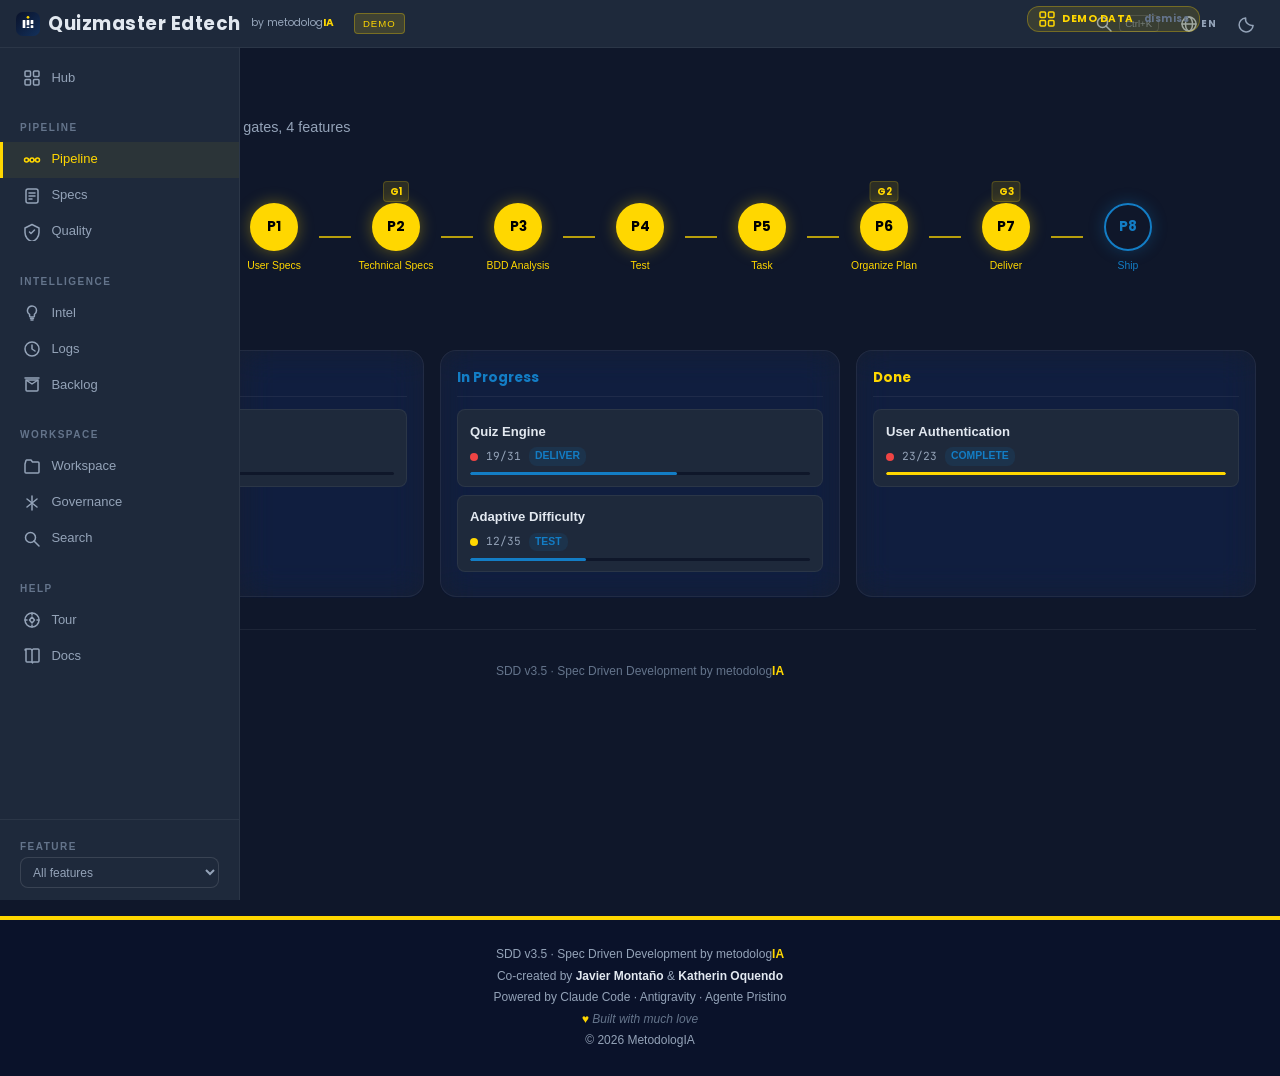
<file: scripts/command-center/pipeline.html>
<!DOCTYPE html>
<html lang="en">
<head>
  <meta charset="UTF-8">
  <meta name="viewport" content="width=device-width, initial-scale=1.0">
  <link rel="icon" type="image/svg+xml" href="data:image/svg+xml,%3Csvg xmlns='http://www.w3.org/2000/svg' viewBox='0 0 36 36'%3E%3Cdefs%3E%3ClinearGradient id='g' x1='0' y1='0' x2='1' y2='1'%3E%3Cstop offset='0%25' stop-color='%230A122A'/%3E%3Cstop offset='100%25' stop-color='%2313315C'/%3E%3C/linearGradient%3E%3C/defs%3E%3Crect width='36' height='36' rx='10' fill='url(%23g)'/%3E%3Crect x='10' y='12' width='4' height='12' rx='.5' fill='%23FFF'/%3E%3Crect x='16' y='12' width='4' height='8' rx='.5' fill='%23FFF'/%3E%3Crect x='16' y='22' width='4' height='2' rx='.5' fill='%23FFF'/%3E%3Crect x='22' y='12' width='4' height='6' rx='.5' fill='%23FFF'/%3E%3Crect x='22' y='20' width='4' height='4' rx='.5' fill='%23FFF'/%3E%3Ccircle cx='18' cy='8' r='2' fill='%23FFD700'/%3E%3C/svg%3E">
  <title>Pipeline &mdash; SDD ALM</title>
  <link rel="icon" href="shared/favicon.svg" type="image/svg+xml">
  <link href="https://fonts.googleapis.com/css2?family=Poppins:wght@400;600;700;900&family=JetBrains+Mono&display=swap" rel="stylesheet">
  <link rel="stylesheet" href="shared/tokens.css">
  <script src="shared/search.js" defer></script>
  <script src="shared/data.js"></script>
  <script src="shared/filter.js" defer></script>
  <script src="shared/i18n.js" defer></script>
  <script src="shared/nav.js" defer></script>
  <script src="shared/footer.js" defer></script>
  <style>
    .pp-main { max-width:1280px; margin:0 auto; padding:2rem 1.5rem 3rem; }
    .page-title { font-size:1.5rem; font-weight:900; margin-bottom:0.35rem; }
    .page-title .gold { color:var(--brand-gold); }
    .page-subtitle { color:var(--text-muted); font-size:0.9rem; margin-bottom:2rem; }

    /* ── Pipeline Hero ───────────────────────────────────────── */
    .pipeline-hero { position:relative; padding:2rem 0 2.5rem; overflow-x:auto; }
    .pipeline-track {
      display:flex; align-items:center; justify-content:center;
      gap:0; min-width:860px; padding:0 1rem; position:relative;
    }
    .phase-node {
      display:flex; flex-direction:column; align-items:center; gap:0.5rem;
      position:relative; z-index:2; flex-shrink:0; width:90px;
    }
    .phase-circle {
      width:48px; height:48px; border-radius:50%; display:flex; align-items:center; justify-content:center;
      font-family:var(--font-heading); font-weight:700; font-size:0.85rem;
      transition:all var(--transition-normal); position:relative;
    }
    .phase-circle.complete {
      background:var(--brand-gold); color:#000;
      box-shadow:0 0 16px rgba(255,215,0,0.35);
    }
    .phase-circle.current {
      background:transparent; border:2.5px solid var(--brand-blue); color:var(--brand-blue);
      box-shadow:0 0 16px rgba(19,125,197,0.3);
      animation:pulse-blue 2s ease infinite;
    }
    .phase-circle.future {
      background:transparent; border:2px solid var(--text-dim); color:var(--text-dim);
    }
    @keyframes pulse-blue {
      0%, 100% { box-shadow:0 0 16px rgba(19,125,197,0.3); }
      50% { box-shadow:0 0 24px rgba(19,125,197,0.5); }
    }
    .phase-name {
      font-size:0.65rem; color:var(--text-muted); text-align:center;
      line-height:1.25; max-width:80px; font-weight:500;
    }
    .phase-circle.complete + .phase-name { color:var(--brand-gold); }
    .phase-circle.current + .phase-name { color:var(--brand-blue); }

    /* Connector lines */
    .phase-connector {
      width:32px; height:2px; flex-shrink:0; z-index:1;
      position:relative;
    }
    .phase-connector .line {
      position:absolute; top:0; left:0; right:0; height:2px;
      background:var(--text-dim); opacity:0.3;
    }
    .phase-connector.done .line { background:var(--brand-gold); opacity:0.7; }

    /* Gate markers */
    .gate-marker {
      position:absolute; top:-22px; left:50%; transform:translateX(-50%);
      font-size:0.6rem; font-weight:700; padding:2px 6px;
      border-radius:4px; white-space:nowrap;
      background:rgba(255,215,0,0.12); color:var(--brand-gold);
      border:1px solid rgba(255,215,0,0.2);
    }

    /* ── Kanban Board ────────────────────────────────────────── */
    .section-title {
      font-size:1.1rem; font-weight:700; margin-bottom:1rem;
      display:flex; align-items:center; gap:0.5rem;
    }
    .kanban { display:grid; grid-template-columns:repeat(3,1fr); gap:1rem; margin-bottom:2rem; }
    .kanban-col {
      background:var(--bg-card); backdrop-filter:var(--glass); -webkit-backdrop-filter:var(--glass);
      border:1px solid var(--border-subtle); border-radius:var(--radius-card);
      padding:var(--space-md); min-height:200px;
    }
    .kanban-header {
      font-family:var(--font-heading); font-weight:700; font-size:0.85rem;
      margin-bottom:0.75rem; padding-bottom:0.5rem;
      border-bottom:1px solid var(--border-subtle);
      display:flex; align-items:center; justify-content:space-between;
    }
    .kanban-header .count {
      font-size:0.7rem; font-weight:600; padding:2px 8px;
      border-radius:10px; background:var(--bg-raised); color:var(--text-muted);
    }
    .kanban-header.todo { color:var(--text-muted); }
    .kanban-header.wip { color:var(--brand-blue); }
    .kanban-header.done { color:var(--brand-gold); }

    .feature-card {
      background:var(--bg-raised); border:1px solid var(--border-subtle);
      border-radius:var(--radius-sm); padding:0.65rem 0.75rem;
      margin-bottom:0.5rem; transition:transform var(--transition-fast);
    }
    .feature-card:hover { transform:translateX(2px); }
    .fc-name { font-weight:600; font-size:0.82rem; margin-bottom:0.35rem; color:var(--text-primary); }
    .fc-meta { display:flex; align-items:center; gap:0.5rem; flex-wrap:wrap; }
    .fc-progress {
      font-family:var(--font-mono); font-size:0.7rem; color:var(--text-muted);
    }
    .fc-badge {
      font-size:0.65rem; font-weight:600; padding:1px 6px;
      border-radius:8px; text-transform:uppercase;
    }
    .fc-badge.phase-badge { background:rgba(19,125,197,0.12); color:var(--brand-blue); }
    .fc-priority {
      width:8px; height:8px; border-radius:50%; flex-shrink:0;
    }
    .fc-priority.p0 { background:var(--brand-red); }
    .fc-priority.p1 { background:var(--brand-gold); }
    .fc-priority.p2 { background:var(--brand-blue); }

    /* Progress bar */
    .fc-bar { height:3px; border-radius:2px; background:var(--bg-body); margin-top:0.4rem; overflow:hidden; }
    .fc-bar-fill { height:100%; border-radius:2px; transition:width 0.5s ease; }
    .fc-bar-fill.gold { background:var(--brand-gold); }
    .fc-bar-fill.blue { background:var(--brand-blue); }

    /* ── No Data ─────────────────────────────────────────────── */
    .no-data { text-align:center; padding:3rem 1rem; }
    .no-data-icon { font-size:3rem; margin-bottom:1rem; opacity:0.4; }
    .no-data-text { color:var(--text-dim); font-size:0.95rem; margin-bottom:1rem; }

    .cc-footer {
      text-align:center; padding:2rem 1rem; border-top:1px solid var(--border-subtle);
      color:var(--text-dim); font-size:0.75rem; margin-top:2rem;
    }
    .cc-footer .gold { color:var(--brand-gold); font-weight:600; }

    /* ── Search & Filter ────────────────────────────────────── */
    .sdd-search-bar { margin-bottom: 1.5rem; }
    .sdd-search-input-wrap { position: relative; display: flex; align-items: center; }
    .sdd-search-icon { position: absolute; left: 12px; width: 18px; height: 18px; color: #94A3B8; pointer-events: none; }
    .sdd-search-input { width: 100%; padding: 10px 12px 10px 40px; background: rgba(255,255,255,0.03); border: 1px solid rgba(255,255,255,0.08); border-radius: 10px; color: #E2E8F0; font-family: var(--font-body, Trebuchet MS, sans-serif); font-size: 14px; outline: none; transition: border-color 0.2s; }
    .sdd-search-input:focus { border-color: #FFD700; box-shadow: 0 0 0 2px rgba(255,215,0,0.15); }
    .sdd-search-count { position: absolute; right: 12px; font-size: 11px; color: #64748B; font-family: var(--font-mono, 'JetBrains Mono', monospace); }
    .sdd-filter-chips { display: flex; gap: 8px; margin-top: 10px; flex-wrap: wrap; }
    .sdd-chip { padding: 5px 14px; border-radius: 20px; border: 1px solid rgba(255,255,255,0.1); background: transparent; color: #94A3B8; font-size: 12px; cursor: pointer; font-family: var(--font-body, Trebuchet MS, sans-serif); transition: all 0.2s; }
    .sdd-chip:hover { border-color: rgba(255,215,0,0.3); color: #E2E8F0; }
    .sdd-chip.active { background: rgba(255,215,0,0.12); border-color: #FFD700; color: #FFD700; }

    @media(max-width:768px) {
      .kanban { grid-template-columns:1fr; }
      .pipeline-track { min-width:700px; }
    }
  </style>
</head>
<body>

<main class="pp-main" id="pp-root">
<div id="page-search"></div>
</main>

<script>
(function () {
  'use strict';

  var PHASES = [
    { id:'P0', name:'Constitution', gate:null },
    { id:'P1', name:'User Specs',   gate:null },
    { id:'P2', name:'Technical Specs', gate:'G1' },
    { id:'P3', name:'BDD Analysis', gate:null },
    { id:'P4', name:'Test',         gate:null },
    { id:'P5', name:'Task',         gate:null },
    { id:'P6', name:'Organize Plan', gate:'G2' },
    { id:'P7', name:'Deliver',      gate:'G3' },
    { id:'P8', name:'Ship',         gate:null }
  ];

  var PHASE_MAP = {
    'constitution':0, 'user specs':1, 'specify':1, 'spec':1,
    'technical specs':2, 'plan':2, 'bdd analysis':3, 'checklist':3,
    'test':4, 'testify':4, 'task':5, 'tasks':5,
    'organize plan':6, 'analyze':6, 'deliver':7, 'implement':7,
    'ship':8, 'issues':8, 'done':8, 'complete':8
  };

  /* ── i18n helper ── */
  function t(key, fallback) { return (window.SDD && SDD.i18n ? SDD.i18n.t(key) : fallback); }

  function D() { return window.DASHBOARD_DATA || null; }
  function get(path, fallback) {
    try { return path.split('.').reduce(function(o,k){ return o[k]; }, D()) || fallback; }
    catch(_) { return fallback; }
  }

  var root = document.getElementById('pp-root');

  if (!D() || !get('features', null)) {
    root.innerHTML =
      '<h1 class="page-title" data-i18n="pipeline.title"><span class="gold">&#x25B6;</span> Pipeline</h1>' +
      '<div class="no-data">' +
        '<div class="no-data-icon">&#x25B6;</div>' +
        '<h2 style="margin-bottom:0.5rem" data-i18n="common.nodata">No Data Yet</h2>' +
        '<p class="no-data-text">Run <code style="color:var(--brand-gold)">/sdd:spec</code> to create features,<br>then <code style="color:var(--brand-gold)">/sdd:dashboard</code> to refresh.</p>' +
      '</div>' +
      '<footer class="cc-footer">SDD v3.5 &middot; Spec Driven Development by metodolog<span class="gold">IA</span></footer>';
    return;
  }

  var features = get('features', []);

  /* ── Determine highest completed phase ─────────────────── */
  function phaseIndex(f) {
    var p = (f.phase || f.status || '').toLowerCase();
    if (PHASE_MAP[p] !== undefined) return PHASE_MAP[p];
    var m = p.match(/p(\d)/i);
    if (m) return parseInt(m[1], 10);
    return -1;
  }

  var maxPhase = -1;
  features.forEach(function(f) {
    var idx = phaseIndex(f);
    if (idx > maxPhase) maxPhase = idx;
  });

  /* ── Build pipeline track ──────────────────────────────── */
  var trackHTML = '';
  PHASES.forEach(function(ph, i) {
    var cls = 'future';
    if (i < maxPhase) cls = 'complete';
    else if (i === maxPhase) cls = 'current';

    var gateHTML = ph.gate ? '<span class="gate-marker">' + ph.gate + '</span>' : '';

    trackHTML += '<div class="phase-node">' +
      '<div class="phase-circle ' + cls + '">' + gateHTML + ph.id + '</div>' +
      '<span class="phase-name">' + ph.name + '</span>' +
    '</div>';

    if (i < PHASES.length - 1) {
      var connCls = i < maxPhase ? 'done' : '';
      trackHTML += '<div class="phase-connector ' + connCls + '"><div class="line"></div></div>';
    }
  });

  /* ── Sort features into kanban columns ─────────────────── */
  var todo = [], wip = [], done = [];
  features.forEach(function(f) {
    var idx = phaseIndex(f);
    var st = (f.status || '').toLowerCase();
    if (st === 'done' || st === 'complete' || st === 'shipped' || idx >= 8) {
      done.push(f);
    } else if (idx <= 0 || st === 'todo' || st === 'backlog') {
      todo.push(f);
    } else {
      wip.push(f);
    }
  });

  function featureCardHTML(f) {
    var pct = 0;
    if (f.progress) {
      if (typeof f.progress === 'string' && f.progress.indexOf('/') !== -1) {
        var parts = f.progress.split('/');
        pct = Math.round((parseInt(parts[0],10) / parseInt(parts[1],10)) * 100) || 0;
      } else if (typeof f.progress === 'number') {
        pct = Math.round(f.progress);
      }
    }
    var progressText = f.progress || '--';
    var phase = f.phase || f.status || '--';
    var pri = (f.priority || f.id || '').toString().toLowerCase();
    var priClass = pri.indexOf('p0') !== -1 ? 'p0' : pri.indexOf('p1') !== -1 ? 'p1' : 'p2';
    var barClass = pct >= 100 ? 'gold' : 'blue';

    var fid = f.id || f.name || '';
    return '<div class="feature-card" data-feature="' + fid + '">' +
      '<div class="fc-name">' + (f.name || f.id || 'Feature') + '</div>' +
      '<div class="fc-meta">' +
        '<span class="fc-priority ' + priClass + '"></span>' +
        '<span class="fc-progress">' + progressText + '</span>' +
        '<span class="fc-badge phase-badge">' + phase + '</span>' +
      '</div>' +
      '<div class="fc-bar"><div class="fc-bar-fill ' + barClass + '" style="width:' + Math.min(pct,100) + '%"></div></div>' +
    '</div>';
  }

  function renderColumn(items) {
    if (!items.length) return '<div style="color:var(--text-dim);font-size:0.8rem;text-align:center;padding:1rem">Empty</div>';
    return items.map(featureCardHTML).join('');
  }

  /* ── Render ────────────────────────────────────────────── */
  var projectName = get('project.name', get('premise.name', 'SDD Project'));

  root.innerHTML =
    '<h1 class="page-title"><span class="gold">&#x25B6;</span> ' + t('pipeline.title','Pipeline') + '</h1>' +
    '<p class="page-subtitle">' + projectName + ' &mdash; 9 phases, 3 gates, ' + features.length + ' feature' + (features.length !== 1 ? 's' : '') + '</p>' +

    '<div class="pipeline-hero"><div class="pipeline-track">' + trackHTML + '</div></div>' +

    '<h3 class="section-title">&#x1F4CB; Board</h3>' +
    '<div class="kanban">' +
      '<div class="kanban-col">' +
        '<div class="kanban-header todo" data-i18n="pipeline.todo">' + t('pipeline.todo','Todo') + ' <span class="count">' + todo.length + '</span></div>' +
        renderColumn(todo) +
      '</div>' +
      '<div class="kanban-col">' +
        '<div class="kanban-header wip" data-i18n="pipeline.wip">' + t('pipeline.wip','In Progress') + ' <span class="count">' + wip.length + '</span></div>' +
        renderColumn(wip) +
      '</div>' +
      '<div class="kanban-col">' +
        '<div class="kanban-header done" data-i18n="pipeline.done">' + t('pipeline.done','Done') + ' <span class="count">' + done.length + '</span></div>' +
        renderColumn(done) +
      '</div>' +
    '</div>' +

    '<footer class="cc-footer">SDD v3.5 &middot; Spec Driven Development by metodolog<span class="gold">IA</span></footer>';

  // Search + Filter
  setTimeout(function() {
    var ctrl = SDD.search.init('page-search', {
      placeholder: t('common.search','Search') + '...',
      filters: [{label:'Spec',value:'spec'}, {label:'Plan',value:'plan'}, {label:'Test',value:'test'}, {label:'Tasks',value:'tasks'}, {label:'Deliver',value:'deliver'}, {label:'Done',value:'complete'}],
      onSearch: function(q, f) { filterItems(q, f); },
      onFilter: function(f, q) { filterItems(q, f); }
    });
    function filterItems(query, filter) {
      var cards = document.querySelectorAll('.feature-card');
      var shown = 0, total = cards.length;
      cards.forEach(function(card) {
        var text = card.textContent.toLowerCase();
        var phase = (card.querySelector('.fc-badge') || {}).textContent || '';
        phase = phase.toLowerCase();
        var matchQuery = !query || text.indexOf(query) !== -1;
        var matchFilter = !filter || filter === 'all' || phase.indexOf(filter) !== -1;
        if (matchQuery && matchFilter) { card.style.display = ''; shown++; }
        else { card.style.display = 'none'; }
      });
      ctrl.setCount(shown, total);
    }
  }, 100);

  // Feature filter integration
  window.addEventListener('sdd:filter-applied', function() {
    var cards = document.querySelectorAll('.feature-card[data-feature]');
    var active = window.SDD && SDD.filter && SDD.filter.active();
    cards.forEach(function(card) {
      if (!active) { card.style.display = ''; return; }
      var fid = card.getAttribute('data-feature');
      card.style.display = (SDD.filter.matchesFeature(fid)) ? '' : 'none';
    });
    // Update column counts
    document.querySelectorAll('.kanban-col').forEach(function(col) {
      var visible = col.querySelectorAll('.feature-card[data-feature]:not([style*="display: none"])').length;
      var countEl = col.querySelector('.count');
      if (countEl) countEl.textContent = visible;
    });
  });
})();
</script>

</body>
</html>
</file>
<file: docs/shared/tokens.css>
/* ============================================================
   SDD Command Center — Design Tokens
   Spec Driven Development by metodologIA
   ============================================================ */

:root {
  /* Backgrounds */
  --bg-body: #020617;
  --bg-surface: #0F172A;
  --bg-raised: #1E293B;
  --bg-card: rgba(255,255,255,0.03);
  --bg-overlay: rgba(2,6,23,0.85);

  /* Brand */
  --brand-navy: #122562;
  --brand-gold: #FFD700;
  --brand-gold-dark: #FFA000;
  --brand-blue: #137DC5;
  --brand-purple: #8B5CF6;
  --brand-cyan: #00FFFF;
  --brand-green: #22C55E;
  --brand-red: #EF4444;
  --brand-orange: #F97316;

  /* Text */
  --text-primary: #E2E8F0;
  --text-muted: #94A3B8;
  --text-dim: #64748B;
  --text-inverse: #020617;

  /* Borders */
  --border-subtle: rgba(255,255,255,0.06);
  --border-medium: rgba(255,255,255,0.12);
  --border-gold: rgba(255,215,0,0.25);

  /* Effects */
  --glass: blur(16px) saturate(180%);
  --shadow-card: 0 4px 24px rgba(0,0,0,0.5);
  --shadow-glow-gold: 0 0 20px rgba(255,215,0,0.15);
  --shadow-glow-blue: 0 0 20px rgba(19,125,197,0.15);
  --radius-card: 16px;
  --radius-sm: 8px;
  --radius-full: 9999px;

  /* Spacing */
  --space-xs: 0.25rem;
  --space-sm: 0.5rem;
  --space-md: 1rem;
  --space-lg: 1.5rem;
  --space-xl: 2rem;
  --space-2xl: 3rem;

  /* Fonts */
  --font-heading: 'Poppins', sans-serif;
  --font-body: 'Montserrat', sans-serif;
  --font-mono: 'JetBrains Mono', monospace;

  /* Transitions */
  --transition-fast: 0.15s ease;
  --transition-normal: 0.2s ease;
  --transition-slow: 0.35s ease;
}

/* Light theme overrides */
body.light {
  --bg-body: #F8FAFC;
  --bg-surface: #FFFFFF;
  --bg-raised: #F1F5F9;
  --bg-card: rgba(0,0,0,0.02);
  --text-primary: #0F172A;
  --text-muted: #475569;
  --text-dim: #94A3B8;
  --border-subtle: rgba(0,0,0,0.06);
  --border-medium: rgba(0,0,0,0.12);
  --shadow-card: 0 4px 24px rgba(0,0,0,0.08);
}

/* ── Base Resets ────────────────────────────────────────────── */

*, *::before, *::after {
  margin: 0;
  padding: 0;
  box-sizing: border-box;
}

body {
  background: var(--bg-body);
  color: var(--text-primary);
  font-family: var(--font-body);
  line-height: 1.6;
  -webkit-font-smoothing: antialiased;
}

a { color: var(--brand-gold); text-decoration: none; transition: color var(--transition-fast); }
a:hover { color: var(--brand-gold-dark); }

h1, h2, h3, h4 { font-family: var(--font-heading); font-weight: 700; line-height: 1.25; }
code, pre { font-family: var(--font-mono); }

/* ── Utility Classes ───────────────────────────────────────── */

.card {
  background: var(--bg-card);
  backdrop-filter: var(--glass);
  -webkit-backdrop-filter: var(--glass);
  border: 1px solid var(--border-subtle);
  border-radius: var(--radius-card);
  padding: var(--space-lg);
  transition: transform var(--transition-normal), box-shadow var(--transition-normal);
}
.card:hover {
  transform: translateY(-4px) scale(1.01);
  box-shadow: var(--shadow-glow-gold);
}

.btn-gold {
  display: inline-flex; align-items: center; gap: 0.5rem;
  background: linear-gradient(135deg, #FFD700, #FFA000);
  color: #000; font-weight: 700;
  padding: 0.75rem 1.5rem;
  border: none; border-radius: var(--radius-sm);
  cursor: pointer; font-family: var(--font-heading);
  transition: box-shadow var(--transition-normal), transform var(--transition-normal);
}
.btn-gold:hover { box-shadow: var(--shadow-glow-gold); transform: translateY(-2px); }

.btn-outline {
  display: inline-flex; align-items: center; gap: 0.5rem;
  background: transparent;
  color: var(--brand-gold); font-weight: 600;
  padding: 0.65rem 1.25rem;
  border: 1.5px solid var(--border-gold);
  border-radius: var(--radius-sm);
  cursor: pointer; font-family: var(--font-heading);
  transition: all var(--transition-normal);
}
.btn-outline:hover { background: rgba(255,215,0,0.08); transform: translateY(-1px); }

.badge {
  display: inline-flex; align-items: center; gap: 4px;
  padding: 2px 8px; border-radius: 12px;
  font-size: 0.75rem; font-weight: 600;
}
.badge-gold   { background: rgba(255,215,0,0.12);   color: var(--brand-gold); }
.badge-blue   { background: rgba(19,125,197,0.12);   color: var(--brand-blue); }
.badge-green  { background: rgba(34,197,94,0.12);    color: var(--brand-green); }
.badge-red    { background: rgba(239,68,68,0.12);    color: var(--brand-red); }
.badge-purple { background: rgba(139,92,246,0.12);   color: var(--brand-purple); }

.text-muted { color: var(--text-muted); }
.text-dim   { color: var(--text-dim); }
.text-gold  { color: var(--brand-gold); }
.text-mono  { font-family: var(--font-mono); font-size: 0.85em; }

.sr-only {
  position: absolute; width: 1px; height: 1px;
  padding: 0; margin: -1px; overflow: hidden;
  clip: rect(0,0,0,0); white-space: nowrap; border: 0;
}
</file>
<file: scripts/command-center/shared/tokens.css>
/* ============================================================
   SDD Command Center — Design Tokens
   Spec Driven Development by metodologIA
   ============================================================ */

:root {
  /* Backgrounds — aligned with metodologia.info */
  --bg-body: #0F172A;
  --bg-surface: #1E293B;
  --bg-raised: #1E293B;
  --bg-card: rgba(255,255,255,0.03);
  --bg-overlay: rgba(2,6,23,0.85);

  /* Brand */
  --brand-navy: #0A122A;
  --brand-gold: #FFD700;
  --brand-gold-dark: #FFA000;
  --brand-blue: #137DC5;
  --brand-purple: #8B5CF6;
  --brand-lavender: #BBA0CC;
  --brand-red: #EF4444;
  --brand-amber: #F59E0B;

  /* Text */
  --text-primary: #E2E8F0;
  --text-muted: #94A3B8;
  --text-dim: #64748B;
  --text-inverse: #020617;

  /* Borders */
  --border-subtle: rgba(255,255,255,0.06);
  --border-medium: rgba(255,255,255,0.12);
  --border-gold: rgba(255,215,0,0.25);

  /* Effects */
  --glass: blur(16px) saturate(180%);
  --shadow-card: 0 4px 24px rgba(0,0,0,0.5);
  --shadow-glow-gold: 0 0 20px rgba(255,215,0,0.15);
  --shadow-glow-blue: 0 0 20px rgba(19,125,197,0.15);
  --radius-card: 16px;
  --radius-sm: 8px;
  --radius-full: 9999px;

  /* Spacing */
  --space-xs: 0.25rem;
  --space-sm: 0.5rem;
  --space-md: 1rem;
  --space-lg: 1.5rem;
  --space-xl: 2rem;
  --space-2xl: 3rem;

  /* Fonts — Neo-Swiss Clean */
  --font-heading: 'Poppins', sans-serif;
  --font-body: 'Montserrat', sans-serif;
  --font-footnote: 'Futura', 'Century Gothic', sans-serif;
  --font-mono: 'JetBrains Mono', monospace;

  /* Transitions */
  --transition-fast: 0.15s ease;
  --transition-normal: 0.2s ease;
  --transition-slow: 0.35s ease;
}

/* Light theme overrides — high contrast gold on light backgrounds */
body.light {
  --bg-body: #F8FAFC;
  --bg-surface: #FFFFFF;
  --bg-raised: #F1F5F9;
  --bg-card: rgba(0,0,0,0.02);
  --bg-overlay: rgba(248,250,252,0.85);
  --text-primary: #0F172A;
  --text-muted: #475569;
  --text-dim: #64748B;
  --text-inverse: #F8FAFC;
  --border-subtle: rgba(0,0,0,0.08);
  --border-medium: rgba(0,0,0,0.15);
  --border-gold: rgba(180,130,0,0.3);
  --shadow-card: 0 4px 24px rgba(0,0,0,0.08);
  --shadow-glow-gold: 0 0 20px rgba(180,130,0,0.12);

  /* CRITICAL: Gold on white has <2:1 contrast ratio.
     Use darkened gold (#B48200) for text on light backgrounds.
     Regular gold (#FFD700) is ONLY for filled backgrounds (buttons). */
  --brand-gold: #B48200;       /* 4.6:1 on white — WCAG AA */
  --brand-gold-dark: #8B6500;  /* 7.0:1 on white — WCAG AAA */
}
/* Light: gold buttons keep bright gold bg with dark text (already #000) */
body.light .btn-gold { background: linear-gradient(135deg, #FFD700, #FFA000); }
body.light .btn-outline { color: #8B6500; border-color: rgba(139,101,0,0.3); }
body.light .btn-outline:hover { background: rgba(180,130,0,0.06); }
body.light .badge-gold { background: rgba(180,130,0,0.1); color: #8B6500; }
body.light a { color: #8B6500; }
body.light a:hover { color: #6B4F00; }
body.light .nav-item.active { color: #8B6500; border-left-color: #B48200; }

/* ── Footnote Typography ───────────────────────────────────── */
.footnote, .callout-note, .badge, .tag,
.rag-type-badge, .gate, .shortcut-hint, .lang-label,
.tour-step-counter, .tree-file-size, .tree-count {
  font-family: var(--font-footnote);
}

/* ── Base Resets ────────────────────────────────────────────── */

*, *::before, *::after {
  margin: 0;
  padding: 0;
  box-sizing: border-box;
}

body {
  background: var(--bg-body);
  color: var(--text-primary);
  font-family: var(--font-body);
  line-height: 1.6;
  -webkit-font-smoothing: antialiased;
}

a { color: var(--brand-gold); text-decoration: none; transition: color var(--transition-fast); }
a:hover { color: var(--brand-gold-dark); }

h1, h2, h3, h4 { font-family: var(--font-heading); font-weight: 700; line-height: 1.25; }
code, pre { font-family: var(--font-mono); }

/* ── Utility Classes ───────────────────────────────────────── */

.card {
  background: var(--bg-card);
  backdrop-filter: var(--glass);
  -webkit-backdrop-filter: var(--glass);
  border: 1px solid var(--border-subtle);
  border-radius: var(--radius-card);
  padding: var(--space-lg);
  transition: transform var(--transition-normal), box-shadow var(--transition-normal);
}
.card:hover {
  transform: translateY(-4px) scale(1.01);
  box-shadow: var(--shadow-glow-gold);
}

.btn-gold {
  display: inline-flex; align-items: center; gap: 0.5rem;
  background: linear-gradient(135deg, #FFD700, #FFA000);
  color: #000; font-weight: 700;
  padding: 0.75rem 1.5rem;
  border: none; border-radius: var(--radius-sm);
  cursor: pointer; font-family: var(--font-heading);
  transition: box-shadow var(--transition-normal), transform var(--transition-normal);
}
.btn-gold:hover { box-shadow: var(--shadow-glow-gold); transform: translateY(-2px); }

.btn-outline {
  display: inline-flex; align-items: center; gap: 0.5rem;
  background: transparent;
  color: var(--brand-gold); font-weight: 600;
  padding: 0.65rem 1.25rem;
  border: 1.5px solid var(--border-gold);
  border-radius: var(--radius-sm);
  cursor: pointer; font-family: var(--font-heading);
  transition: all var(--transition-normal);
}
.btn-outline:hover { background: rgba(255,215,0,0.08); transform: translateY(-1px); }

.badge {
  display: inline-flex; align-items: center; gap: 4px;
  padding: 2px 8px; border-radius: 12px;
  font-size: 0.75rem; font-weight: 600;
}
.badge-gold   { background: rgba(255,215,0,0.12);   color: var(--brand-gold); }
.badge-blue   { background: rgba(19,125,197,0.12);   color: var(--brand-blue); }
.badge-blue  { background: rgba(34,197,94,0.12);    color: var(--brand-blue); }
.badge-red    { background: rgba(239,68,68,0.12);    color: var(--brand-red); }
.badge-purple { background: rgba(139,92,246,0.12);   color: var(--brand-purple); }

.text-muted { color: var(--text-muted); }
.text-dim   { color: var(--text-dim); }
.text-gold  { color: var(--brand-gold); }
.text-mono  { font-family: var(--font-mono); font-size: 0.85em; }

.sr-only {
  position: absolute; width: 1px; height: 1px;
  padding: 0; margin: -1px; overflow: hidden;
  clip: rect(0,0,0,0); white-space: nowrap; border: 0;
}

/* ── Layout Variables ─────────────────────────────────────── */

:root {
  --sidebar-width: 240px;
  --sidebar-collapsed: 56px;
  --header-height: 48px;
}

/* ── Layout Structure ─────────────────────────────────────── */

body {
  display: flex;
  flex-direction: column;
  min-height: 100vh;
}

.sdd-layout {
  display: flex;
  flex: 1;
  padding-top: var(--header-height);
  min-height: calc(100vh - var(--header-height));
}

.sdd-main {
  margin-left: var(--sidebar-width);
  flex: 1;
  padding: 2rem 2.5rem;
  min-width: 0;
  max-width: 100%;
}

/* ── Responsive Layout ────────────────────────────────────── */

@media (max-width: 900px) {
  .sdd-main {
    margin-left: var(--sidebar-collapsed);
    padding: 1.25rem 1rem;
  }
}

@media (max-width: 600px) {
  .sdd-main {
    padding: 1rem 0.75rem;
  }
}

/* Brand MetodologIA always in Poppins */
.brand-sub, .brand-name, .brand-sdd { font-family: var(--font-heading); }
</file>
